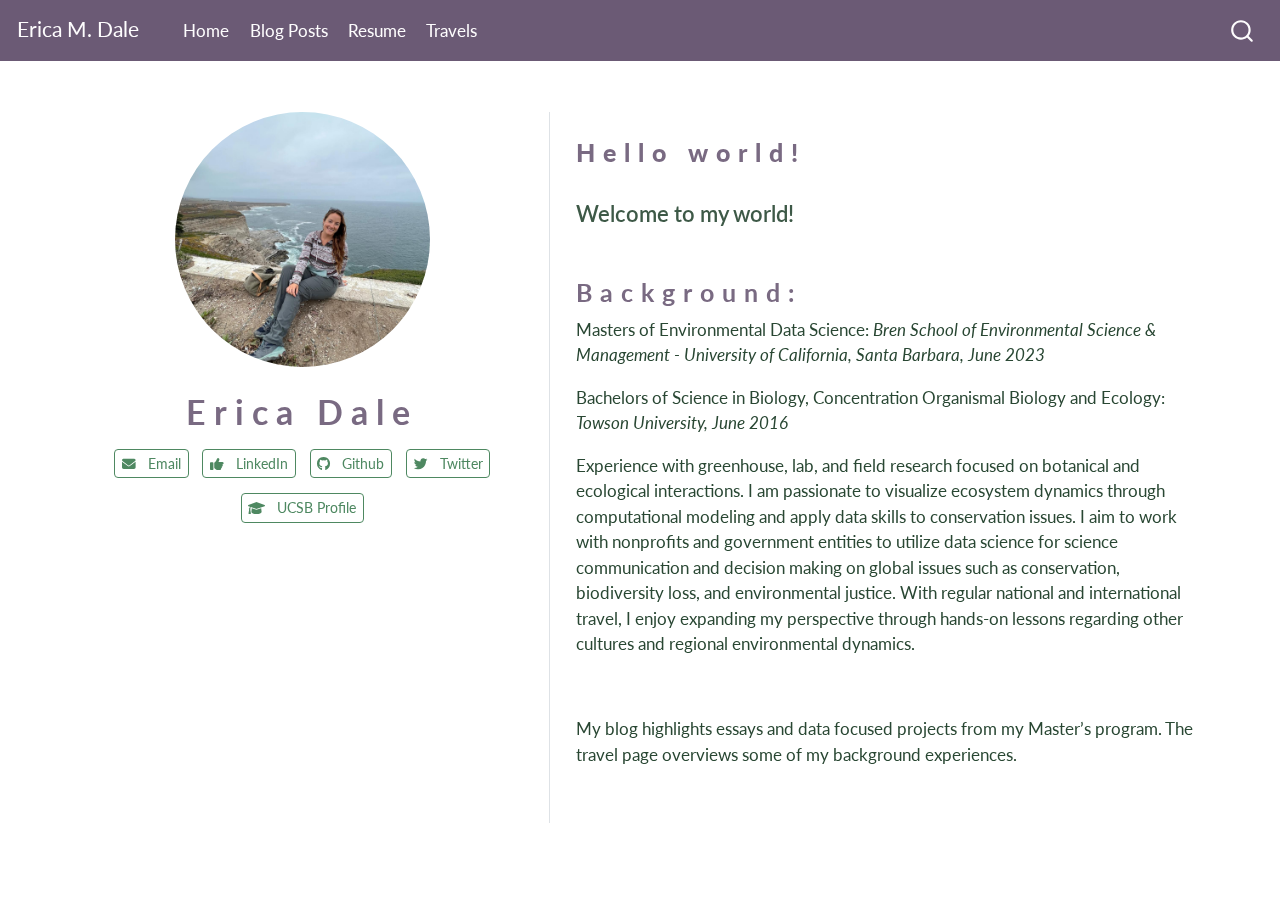
<file: docs/index.html>
<!DOCTYPE html>
<html xmlns="http://www.w3.org/1999/xhtml" lang="en" xml:lang="en"><head>

<meta charset="utf-8">
<meta name="generator" content="quarto-1.3.450">

<meta name="viewport" content="width=device-width, initial-scale=1.0, user-scalable=yes">


<title>Erica M. Dale - Erica Dale</title>
<style>
code{white-space: pre-wrap;}
span.smallcaps{font-variant: small-caps;}
div.columns{display: flex; gap: min(4vw, 1.5em);}
div.column{flex: auto; overflow-x: auto;}
div.hanging-indent{margin-left: 1.5em; text-indent: -1.5em;}
ul.task-list{list-style: none;}
ul.task-list li input[type="checkbox"] {
  width: 0.8em;
  margin: 0 0.8em 0.2em -1em; /* quarto-specific, see https://github.com/quarto-dev/quarto-cli/issues/4556 */ 
  vertical-align: middle;
}
</style>


<script src="site_libs/quarto-nav/quarto-nav.js"></script>
<script src="site_libs/quarto-nav/headroom.min.js"></script>
<script src="site_libs/clipboard/clipboard.min.js"></script>
<script src="site_libs/quarto-search/autocomplete.umd.js"></script>
<script src="site_libs/quarto-search/fuse.min.js"></script>
<script src="site_libs/quarto-search/quarto-search.js"></script>
<meta name="quarto:offset" content="./">
<script src="site_libs/quarto-html/quarto.js"></script>
<script src="site_libs/quarto-html/popper.min.js"></script>
<script src="site_libs/quarto-html/tippy.umd.min.js"></script>
<link href="site_libs/quarto-html/tippy.css" rel="stylesheet">
<link href="site_libs/quarto-html/quarto-syntax-highlighting.css" rel="stylesheet" id="quarto-text-highlighting-styles">
<script src="site_libs/bootstrap/bootstrap.min.js"></script>
<link href="site_libs/bootstrap/bootstrap-icons.css" rel="stylesheet">
<link href="site_libs/bootstrap/bootstrap.min.css" rel="stylesheet" id="quarto-bootstrap" data-mode="light">
<link href="site_libs/quarto-contrib/fontawesome6-0.1.0/all.css" rel="stylesheet">
<link href="site_libs/quarto-contrib/fontawesome6-0.1.0/latex-fontsize.css" rel="stylesheet">
<script id="quarto-search-options" type="application/json">{
  "location": "navbar",
  "copy-button": false,
  "collapse-after": 3,
  "panel-placement": "end",
  "type": "overlay",
  "limit": 20,
  "language": {
    "search-no-results-text": "No results",
    "search-matching-documents-text": "matching documents",
    "search-copy-link-title": "Copy link to search",
    "search-hide-matches-text": "Hide additional matches",
    "search-more-match-text": "more match in this document",
    "search-more-matches-text": "more matches in this document",
    "search-clear-button-title": "Clear",
    "search-detached-cancel-button-title": "Cancel",
    "search-submit-button-title": "Submit",
    "search-label": "Search"
  }
}</script>


</head>

<body class="nav-fixed">

<div id="quarto-search-results"></div>
  <header id="quarto-header" class="headroom fixed-top">
    <nav class="navbar navbar-expand-lg navbar-dark ">
      <div class="navbar-container container-fluid">
      <div class="navbar-brand-container">
    <a class="navbar-brand" href="./index.html">
    <span class="navbar-title">Erica M. Dale</span>
    </a>
  </div>
            <div id="quarto-search" class="" title="Search"></div>
          <button class="navbar-toggler" type="button" data-bs-toggle="collapse" data-bs-target="#navbarCollapse" aria-controls="navbarCollapse" aria-expanded="false" aria-label="Toggle navigation" onclick="if (window.quartoToggleHeadroom) { window.quartoToggleHeadroom(); }">
  <span class="navbar-toggler-icon"></span>
</button>
          <div class="collapse navbar-collapse" id="navbarCollapse">
            <ul class="navbar-nav navbar-nav-scroll me-auto">
  <li class="nav-item">
    <a class="nav-link active" href="./index.html" rel="" target="" aria-current="page">
 <span class="menu-text">Home</span></a>
  </li>  
  <li class="nav-item">
    <a class="nav-link" href="./posts.html" rel="" target="">
 <span class="menu-text">Blog Posts</span></a>
  </li>  
  <li class="nav-item">
    <a class="nav-link" href="./Erica-Dale-Resume.pdf" rel="" target="">
 <span class="menu-text">Resume</span></a>
  </li>  
  <li class="nav-item">
    <a class="nav-link" href="./travel.html" rel="" target="">
 <span class="menu-text">Travels</span></a>
  </li>  
</ul>
            <div class="quarto-navbar-tools ms-auto">
</div>
          </div> <!-- /navcollapse -->
      </div> <!-- /container-fluid -->
    </nav>
</header>
<!-- content -->
<div id="quarto-content" class="quarto-container page-columns page-rows-contents page-layout-full page-navbar">
<!-- sidebar -->
<!-- margin-sidebar -->
    
<!-- main -->
<div class="quarto-about-trestles column-page">
  <div class="about-entity">
    <img src="images/CACoast2023.jpg" class="about-image
  round " style="height: 15em; width: 15em;">
<header id="title-block-header" class="quarto-title-block default">
<div class="quarto-title">
<h1 class="title">Erica Dale</h1>
</div>
<div class="quarto-title-meta">
  </div>
</header>
    <div class="about-links">
  <a href="mailto:ericadale@bren.ucsb.edu" class="about-link" rel="" target="">
     <span class="about-link-text"><i class="fa-solid fa-envelope" aria-hidden="true"></i> &nbsp; Email</span>
  </a>
  <a href="https://www.linkedin.com/in/erica-dale-05851924/" class="about-link" rel="" target="">
     <span class="about-link-text"><i class="fa-solid fa-thumbs-up" aria-hidden="true"></i> &nbsp; LinkedIn</span>
  </a>
  <a href="https://github.com/ericamarie9016/" class="about-link" rel="" target="">
     <span class="about-link-text"><i class="fa-brands fa-github" aria-hidden="true"></i> &nbsp; Github</span>
  </a>
  <a href="https://twitter.com/EricaMarie9016" class="about-link" rel="" target="">
     <span class="about-link-text"><i class="fa-brands fa-twitter" aria-hidden="true"></i> &nbsp; Twitter</span>
  </a>
  <a href="https://bren.ucsb.edu/people/erica-dale" class="about-link" rel="" target="">
     <span class="about-link-text"><i class="fa-solid fa-graduation-cap" aria-hidden="true"></i> &nbsp; UCSB Profile</span>
  </a>
</div>
  </div>
  <div class="about-contents"><main class="content column-page" id="quarto-document-content">
<h3>
<strong>Hello world!</strong>
</h3>
<h2 class="custom-subtitle">
<p>Welcome to my world!</p>
</h2>
<h3>
Background:
</h3>
<p>Masters of Environmental Data Science: <i> Bren School of Environmental Science &amp; Management - University of California, Santa Barbara, June 2023</i></p>
<p>Bachelors of Science in Biology, Concentration Organismal Biology and Ecology: <i>Towson University, June 2016</i></p>
<p>Experience with greenhouse, lab, and field research focused on botanical and ecological interactions. I am passionate to visualize ecosystem dynamics through computational modeling and apply data skills to conservation issues. I aim to work with nonprofits and government entities to utilize data science for science communication and decision making on global issues such as conservation, biodiversity loss, and environmental justice. With regular national and international travel, I enjoy expanding my perspective through hands-on lessons regarding other cultures and regional environmental dynamics.</p>
<p><br></p>
<p>My blog highlights essays and data focused projects from my Master’s program. The travel page overviews some of my background experiences.</p>


</main></div>
</div>
 <!-- /main -->
<script id="quarto-html-after-body" type="application/javascript">
window.document.addEventListener("DOMContentLoaded", function (event) {
  const toggleBodyColorMode = (bsSheetEl) => {
    const mode = bsSheetEl.getAttribute("data-mode");
    const bodyEl = window.document.querySelector("body");
    if (mode === "dark") {
      bodyEl.classList.add("quarto-dark");
      bodyEl.classList.remove("quarto-light");
    } else {
      bodyEl.classList.add("quarto-light");
      bodyEl.classList.remove("quarto-dark");
    }
  }
  const toggleBodyColorPrimary = () => {
    const bsSheetEl = window.document.querySelector("link#quarto-bootstrap");
    if (bsSheetEl) {
      toggleBodyColorMode(bsSheetEl);
    }
  }
  toggleBodyColorPrimary();  
  const isCodeAnnotation = (el) => {
    for (const clz of el.classList) {
      if (clz.startsWith('code-annotation-')) {                     
        return true;
      }
    }
    return false;
  }
  const clipboard = new window.ClipboardJS('.code-copy-button', {
    text: function(trigger) {
      const codeEl = trigger.previousElementSibling.cloneNode(true);
      for (const childEl of codeEl.children) {
        if (isCodeAnnotation(childEl)) {
          childEl.remove();
        }
      }
      return codeEl.innerText;
    }
  });
  clipboard.on('success', function(e) {
    // button target
    const button = e.trigger;
    // don't keep focus
    button.blur();
    // flash "checked"
    button.classList.add('code-copy-button-checked');
    var currentTitle = button.getAttribute("title");
    button.setAttribute("title", "Copied!");
    let tooltip;
    if (window.bootstrap) {
      button.setAttribute("data-bs-toggle", "tooltip");
      button.setAttribute("data-bs-placement", "left");
      button.setAttribute("data-bs-title", "Copied!");
      tooltip = new bootstrap.Tooltip(button, 
        { trigger: "manual", 
          customClass: "code-copy-button-tooltip",
          offset: [0, -8]});
      tooltip.show();    
    }
    setTimeout(function() {
      if (tooltip) {
        tooltip.hide();
        button.removeAttribute("data-bs-title");
        button.removeAttribute("data-bs-toggle");
        button.removeAttribute("data-bs-placement");
      }
      button.setAttribute("title", currentTitle);
      button.classList.remove('code-copy-button-checked');
    }, 1000);
    // clear code selection
    e.clearSelection();
  });
  function tippyHover(el, contentFn) {
    const config = {
      allowHTML: true,
      content: contentFn,
      maxWidth: 500,
      delay: 100,
      arrow: false,
      appendTo: function(el) {
          return el.parentElement;
      },
      interactive: true,
      interactiveBorder: 10,
      theme: 'quarto',
      placement: 'bottom-start'
    };
    window.tippy(el, config); 
  }
  const noterefs = window.document.querySelectorAll('a[role="doc-noteref"]');
  for (var i=0; i<noterefs.length; i++) {
    const ref = noterefs[i];
    tippyHover(ref, function() {
      // use id or data attribute instead here
      let href = ref.getAttribute('data-footnote-href') || ref.getAttribute('href');
      try { href = new URL(href).hash; } catch {}
      const id = href.replace(/^#\/?/, "");
      const note = window.document.getElementById(id);
      return note.innerHTML;
    });
  }
      let selectedAnnoteEl;
      const selectorForAnnotation = ( cell, annotation) => {
        let cellAttr = 'data-code-cell="' + cell + '"';
        let lineAttr = 'data-code-annotation="' +  annotation + '"';
        const selector = 'span[' + cellAttr + '][' + lineAttr + ']';
        return selector;
      }
      const selectCodeLines = (annoteEl) => {
        const doc = window.document;
        const targetCell = annoteEl.getAttribute("data-target-cell");
        const targetAnnotation = annoteEl.getAttribute("data-target-annotation");
        const annoteSpan = window.document.querySelector(selectorForAnnotation(targetCell, targetAnnotation));
        const lines = annoteSpan.getAttribute("data-code-lines").split(",");
        const lineIds = lines.map((line) => {
          return targetCell + "-" + line;
        })
        let top = null;
        let height = null;
        let parent = null;
        if (lineIds.length > 0) {
            //compute the position of the single el (top and bottom and make a div)
            const el = window.document.getElementById(lineIds[0]);
            top = el.offsetTop;
            height = el.offsetHeight;
            parent = el.parentElement.parentElement;
          if (lineIds.length > 1) {
            const lastEl = window.document.getElementById(lineIds[lineIds.length - 1]);
            const bottom = lastEl.offsetTop + lastEl.offsetHeight;
            height = bottom - top;
          }
          if (top !== null && height !== null && parent !== null) {
            // cook up a div (if necessary) and position it 
            let div = window.document.getElementById("code-annotation-line-highlight");
            if (div === null) {
              div = window.document.createElement("div");
              div.setAttribute("id", "code-annotation-line-highlight");
              div.style.position = 'absolute';
              parent.appendChild(div);
            }
            div.style.top = top - 2 + "px";
            div.style.height = height + 4 + "px";
            let gutterDiv = window.document.getElementById("code-annotation-line-highlight-gutter");
            if (gutterDiv === null) {
              gutterDiv = window.document.createElement("div");
              gutterDiv.setAttribute("id", "code-annotation-line-highlight-gutter");
              gutterDiv.style.position = 'absolute';
              const codeCell = window.document.getElementById(targetCell);
              const gutter = codeCell.querySelector('.code-annotation-gutter');
              gutter.appendChild(gutterDiv);
            }
            gutterDiv.style.top = top - 2 + "px";
            gutterDiv.style.height = height + 4 + "px";
          }
          selectedAnnoteEl = annoteEl;
        }
      };
      const unselectCodeLines = () => {
        const elementsIds = ["code-annotation-line-highlight", "code-annotation-line-highlight-gutter"];
        elementsIds.forEach((elId) => {
          const div = window.document.getElementById(elId);
          if (div) {
            div.remove();
          }
        });
        selectedAnnoteEl = undefined;
      };
      // Attach click handler to the DT
      const annoteDls = window.document.querySelectorAll('dt[data-target-cell]');
      for (const annoteDlNode of annoteDls) {
        annoteDlNode.addEventListener('click', (event) => {
          const clickedEl = event.target;
          if (clickedEl !== selectedAnnoteEl) {
            unselectCodeLines();
            const activeEl = window.document.querySelector('dt[data-target-cell].code-annotation-active');
            if (activeEl) {
              activeEl.classList.remove('code-annotation-active');
            }
            selectCodeLines(clickedEl);
            clickedEl.classList.add('code-annotation-active');
          } else {
            // Unselect the line
            unselectCodeLines();
            clickedEl.classList.remove('code-annotation-active');
          }
        });
      }
  const findCites = (el) => {
    const parentEl = el.parentElement;
    if (parentEl) {
      const cites = parentEl.dataset.cites;
      if (cites) {
        return {
          el,
          cites: cites.split(' ')
        };
      } else {
        return findCites(el.parentElement)
      }
    } else {
      return undefined;
    }
  };
  var bibliorefs = window.document.querySelectorAll('a[role="doc-biblioref"]');
  for (var i=0; i<bibliorefs.length; i++) {
    const ref = bibliorefs[i];
    const citeInfo = findCites(ref);
    if (citeInfo) {
      tippyHover(citeInfo.el, function() {
        var popup = window.document.createElement('div');
        citeInfo.cites.forEach(function(cite) {
          var citeDiv = window.document.createElement('div');
          citeDiv.classList.add('hanging-indent');
          citeDiv.classList.add('csl-entry');
          var biblioDiv = window.document.getElementById('ref-' + cite);
          if (biblioDiv) {
            citeDiv.innerHTML = biblioDiv.innerHTML;
          }
          popup.appendChild(citeDiv);
        });
        return popup.innerHTML;
      });
    }
  }
});
</script>
</div> <!-- /content -->



</body></html>
</file>
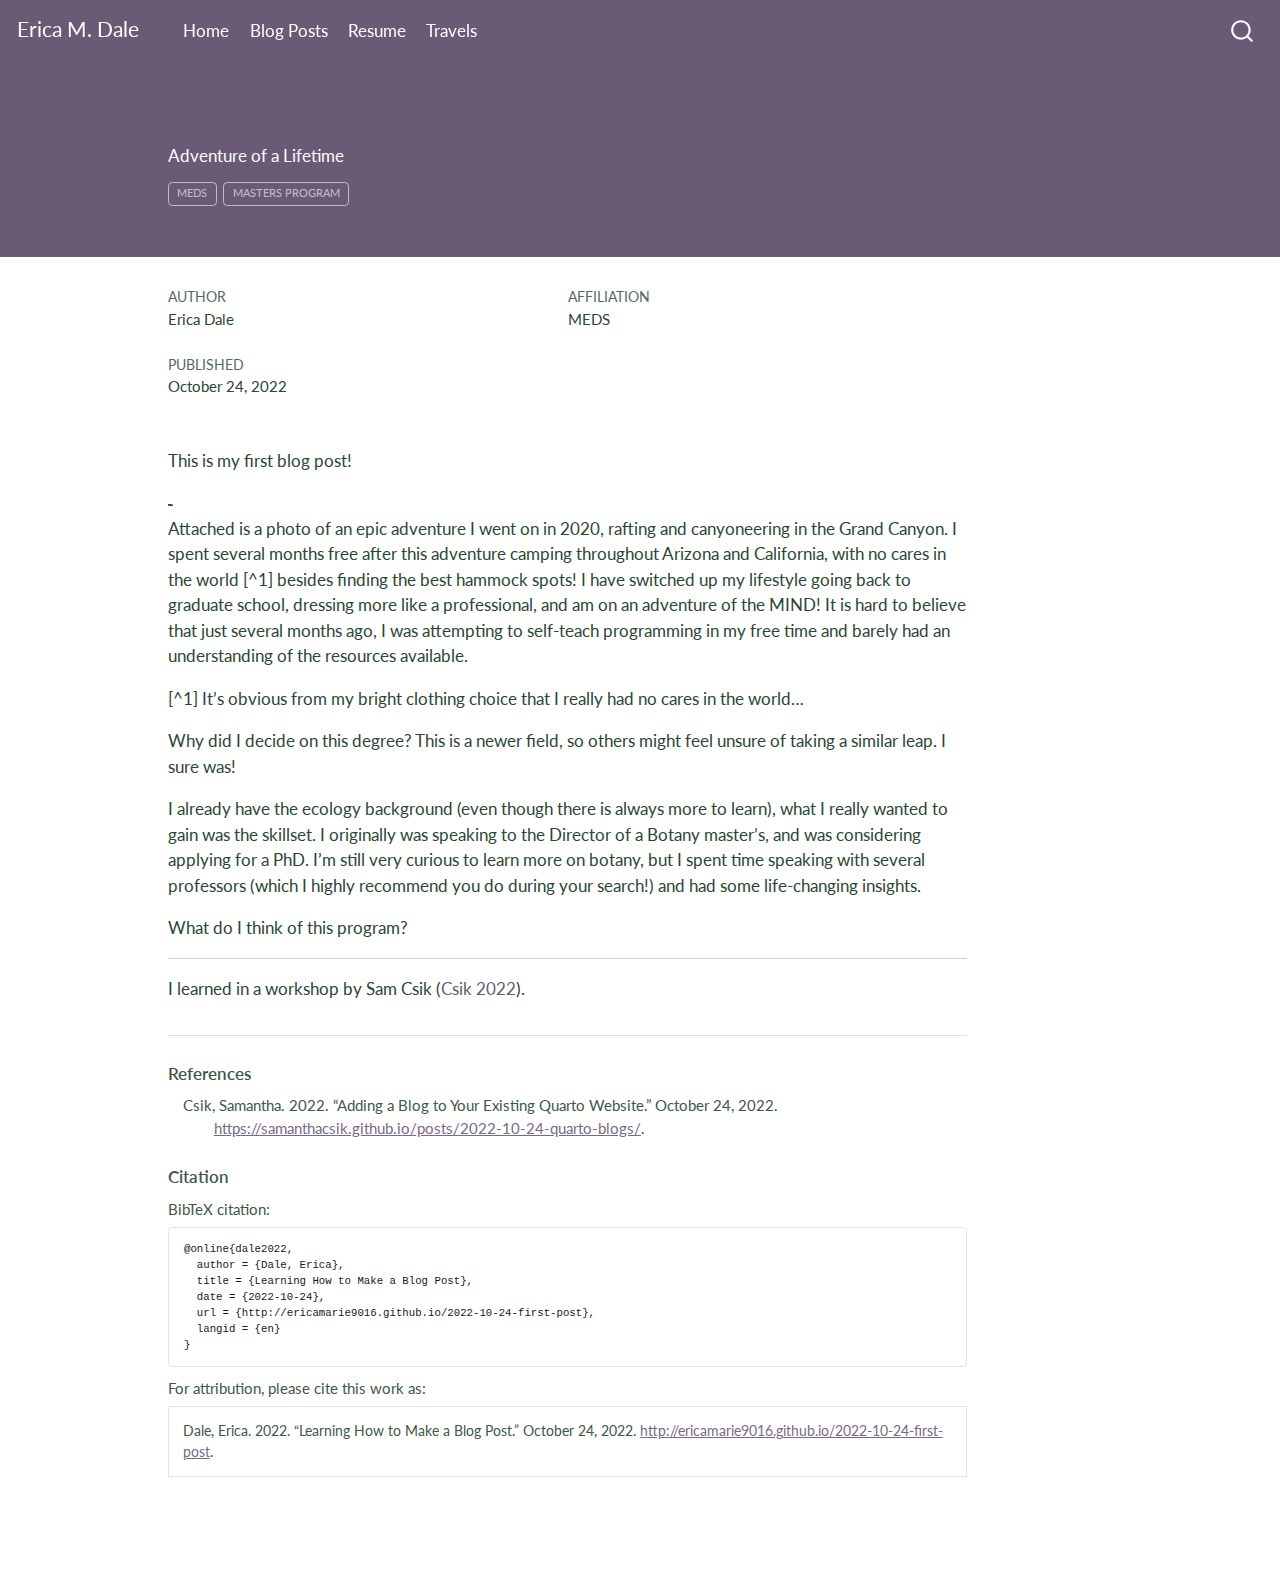
<file: docs/posts/2022-10-24-first-post/index.html>
<!DOCTYPE html>
<html xmlns="http://www.w3.org/1999/xhtml" lang="en" xml:lang="en"><head>

<meta charset="utf-8">
<meta name="generator" content="quarto-1.3.450">

<meta name="viewport" content="width=device-width, initial-scale=1.0, user-scalable=yes">

<meta name="author" content="Erica Dale">
<meta name="dcterms.date" content="2022-10-24">
<meta name="description" content="Adventure of a Lifetime">

<title>Erica M. Dale - Learning how to make a blog post</title>
<style>
code{white-space: pre-wrap;}
span.smallcaps{font-variant: small-caps;}
div.columns{display: flex; gap: min(4vw, 1.5em);}
div.column{flex: auto; overflow-x: auto;}
div.hanging-indent{margin-left: 1.5em; text-indent: -1.5em;}
ul.task-list{list-style: none;}
ul.task-list li input[type="checkbox"] {
  width: 0.8em;
  margin: 0 0.8em 0.2em -1em; /* quarto-specific, see https://github.com/quarto-dev/quarto-cli/issues/4556 */ 
  vertical-align: middle;
}
/* CSS for citations */
div.csl-bib-body { }
div.csl-entry {
  clear: both;
}
.hanging-indent div.csl-entry {
  margin-left:2em;
  text-indent:-2em;
}
div.csl-left-margin {
  min-width:2em;
  float:left;
}
div.csl-right-inline {
  margin-left:2em;
  padding-left:1em;
}
div.csl-indent {
  margin-left: 2em;
}</style>


<script src="../../site_libs/quarto-nav/quarto-nav.js"></script>
<script src="../../site_libs/quarto-nav/headroom.min.js"></script>
<script src="../../site_libs/clipboard/clipboard.min.js"></script>
<script src="../../site_libs/quarto-search/autocomplete.umd.js"></script>
<script src="../../site_libs/quarto-search/fuse.min.js"></script>
<script src="../../site_libs/quarto-search/quarto-search.js"></script>
<meta name="quarto:offset" content="../../">
<script src="../../site_libs/quarto-html/quarto.js"></script>
<script src="../../site_libs/quarto-html/popper.min.js"></script>
<script src="../../site_libs/quarto-html/tippy.umd.min.js"></script>
<script src="../../site_libs/quarto-html/anchor.min.js"></script>
<link href="../../site_libs/quarto-html/tippy.css" rel="stylesheet">
<link href="../../site_libs/quarto-html/quarto-syntax-highlighting.css" rel="stylesheet" id="quarto-text-highlighting-styles">
<script src="../../site_libs/bootstrap/bootstrap.min.js"></script>
<link href="../../site_libs/bootstrap/bootstrap-icons.css" rel="stylesheet">
<link href="../../site_libs/bootstrap/bootstrap.min.css" rel="stylesheet" id="quarto-bootstrap" data-mode="light">
<script id="quarto-search-options" type="application/json">{
  "location": "navbar",
  "copy-button": false,
  "collapse-after": 3,
  "panel-placement": "end",
  "type": "overlay",
  "limit": 20,
  "language": {
    "search-no-results-text": "No results",
    "search-matching-documents-text": "matching documents",
    "search-copy-link-title": "Copy link to search",
    "search-hide-matches-text": "Hide additional matches",
    "search-more-match-text": "more match in this document",
    "search-more-matches-text": "more matches in this document",
    "search-clear-button-title": "Clear",
    "search-detached-cancel-button-title": "Cancel",
    "search-submit-button-title": "Submit",
    "search-label": "Search"
  }
}</script>


</head>

<body class="nav-fixed">

<div id="quarto-search-results"></div>
  <header id="quarto-header" class="headroom fixed-top">
    <nav class="navbar navbar-expand-lg navbar-dark ">
      <div class="navbar-container container-fluid">
      <div class="navbar-brand-container">
    <a class="navbar-brand" href="../../index.html">
    <span class="navbar-title">Erica M. Dale</span>
    </a>
  </div>
            <div id="quarto-search" class="" title="Search"></div>
          <button class="navbar-toggler" type="button" data-bs-toggle="collapse" data-bs-target="#navbarCollapse" aria-controls="navbarCollapse" aria-expanded="false" aria-label="Toggle navigation" onclick="if (window.quartoToggleHeadroom) { window.quartoToggleHeadroom(); }">
  <span class="navbar-toggler-icon"></span>
</button>
          <div class="collapse navbar-collapse" id="navbarCollapse">
            <ul class="navbar-nav navbar-nav-scroll me-auto">
  <li class="nav-item">
    <a class="nav-link" href="../../index.html" rel="" target="">
 <span class="menu-text">Home</span></a>
  </li>  
  <li class="nav-item">
    <a class="nav-link" href="../../posts.html" rel="" target="">
 <span class="menu-text">Blog Posts</span></a>
  </li>  
  <li class="nav-item">
    <a class="nav-link" href="../../Erica-Dale-Resume.pdf" rel="" target="">
 <span class="menu-text">Resume</span></a>
  </li>  
  <li class="nav-item">
    <a class="nav-link" href="../../travel.html" rel="" target="">
 <span class="menu-text">Travels</span></a>
  </li>  
</ul>
            <div class="quarto-navbar-tools ms-auto">
</div>
          </div> <!-- /navcollapse -->
      </div> <!-- /container-fluid -->
    </nav>
</header>
<!-- content -->
<header id="title-block-header" class="quarto-title-block default page-columns page-full">
  <div class="quarto-title-banner page-columns page-full">
    <div class="quarto-title column-body">
      <h1 class="title">Learning how to make a blog post</h1>
                  <div>
        <div class="description">
          Adventure of a Lifetime
        </div>
      </div>
                          <div class="quarto-categories">
                <div class="quarto-category">MEDS</div>
                <div class="quarto-category">Masters Program</div>
              </div>
                  </div>
  </div>
    
  <div class="quarto-title-meta-author">
    <div class="quarto-title-meta-heading">Author</div>
    <div class="quarto-title-meta-heading">Affiliation</div>
    
      <div class="quarto-title-meta-contents">
      <p class="author"><a href="http://ericamarie9016.githubt.io">Erica Dale</a> </p>
    </div>
      <div class="quarto-title-meta-contents">
          <p class="affiliation">
              <a href="http://ucsb-meds.github.io">
              MEDS
              </a>
            </p>
        </div>
      </div>

  <div class="quarto-title-meta">

        
      <div>
      <div class="quarto-title-meta-heading">Published</div>
      <div class="quarto-title-meta-contents">
        <p class="date">October 24, 2022</p>
      </div>
    </div>
    
      
    </div>
    
  
  </header><div id="quarto-content" class="quarto-container page-columns page-rows-contents page-layout-article page-navbar">
<!-- sidebar -->
<!-- margin-sidebar -->
    <div id="quarto-margin-sidebar" class="sidebar margin-sidebar">
        
    </div>
<!-- main -->
<main class="content quarto-banner-title-block" id="quarto-document-content">




<p>This is my first blog post!</p>
<img src="rapel_gc.jpg" width="5 00">
<p>Attached is a photo of an epic adventure I went on in 2020, rafting and canyoneering in the Grand Canyon. I spent several months free after this adventure camping throughout Arizona and California, with no cares in the world [^1] besides finding the best hammock spots! I have switched up my lifestyle going back to graduate school, dressing more like a professional, and am on an adventure of the MIND! It is hard to believe that just several months ago, I was attempting to self-teach programming in my free time and barely had an understanding of the resources available.</p>
<p>[^1] It’s obvious from my bright clothing choice that I really had no cares in the world…</p>
<p>Why did I decide on this degree? This is a newer field, so others might feel unsure of taking a similar leap. I sure was!</p>
<p>I already have the ecology background (even though there is always more to learn), what I really wanted to gain was the skillset. I originally was speaking to the Director of a Botany master’s, and was considering applying for a PhD. I’m still very curious to learn more on botany, but I spent time speaking with several professors (which I highly recommend you do during your search!) and had some life-changing insights.</p>
<p>What do I think of this program?</p>
<hr>
<p>I learned in a workshop by Sam Csik <span class="citation" data-cites="csik2022">(<a href="#ref-csik2022" role="doc-biblioref">Csik 2022</a>)</span>.</p>




<div id="quarto-appendix" class="default"><section class="quarto-appendix-contents" role="doc-bibliography"><h2 class="anchored quarto-appendix-heading">References</h2><div id="refs" class="references csl-bib-body hanging-indent" role="list">
<div id="ref-csik2022" class="csl-entry" role="listitem">
Csik, Samantha. 2022. <span>“Adding a Blog to Your Existing <span>Quarto</span> Website.”</span> October 24, 2022. <a href="https://samanthacsik.github.io/posts/2022-10-24-quarto-blogs/">https://samanthacsik.github.io/posts/2022-10-24-quarto-blogs/</a>.
</div>
</div></section><section class="quarto-appendix-contents"><h2 class="anchored quarto-appendix-heading">Citation</h2><div><div class="quarto-appendix-secondary-label">BibTeX citation:</div><pre class="sourceCode code-with-copy quarto-appendix-bibtex"><code class="sourceCode bibtex">@online{dale2022,
  author = {Dale, Erica},
  title = {Learning How to Make a Blog Post},
  date = {2022-10-24},
  url = {http://ericamarie9016.github.io/2022-10-24-first-post},
  langid = {en}
}
</code><button title="Copy to Clipboard" class="code-copy-button"><i class="bi"></i></button></pre><div class="quarto-appendix-secondary-label">For attribution, please cite this work as:</div><div id="ref-dale2022" class="csl-entry quarto-appendix-citeas" role="listitem">
Dale, Erica. 2022. <span>“Learning How to Make a Blog Post.”</span>
October 24, 2022. <a href="http://ericamarie9016.github.io/2022-10-24-first-post">http://ericamarie9016.github.io/2022-10-24-first-post</a>.
</div></div></section></div></main> <!-- /main -->
<script id="quarto-html-after-body" type="application/javascript">
window.document.addEventListener("DOMContentLoaded", function (event) {
  const toggleBodyColorMode = (bsSheetEl) => {
    const mode = bsSheetEl.getAttribute("data-mode");
    const bodyEl = window.document.querySelector("body");
    if (mode === "dark") {
      bodyEl.classList.add("quarto-dark");
      bodyEl.classList.remove("quarto-light");
    } else {
      bodyEl.classList.add("quarto-light");
      bodyEl.classList.remove("quarto-dark");
    }
  }
  const toggleBodyColorPrimary = () => {
    const bsSheetEl = window.document.querySelector("link#quarto-bootstrap");
    if (bsSheetEl) {
      toggleBodyColorMode(bsSheetEl);
    }
  }
  toggleBodyColorPrimary();  
  const icon = "";
  const anchorJS = new window.AnchorJS();
  anchorJS.options = {
    placement: 'right',
    icon: icon
  };
  anchorJS.add('.anchored');
  const isCodeAnnotation = (el) => {
    for (const clz of el.classList) {
      if (clz.startsWith('code-annotation-')) {                     
        return true;
      }
    }
    return false;
  }
  const clipboard = new window.ClipboardJS('.code-copy-button', {
    text: function(trigger) {
      const codeEl = trigger.previousElementSibling.cloneNode(true);
      for (const childEl of codeEl.children) {
        if (isCodeAnnotation(childEl)) {
          childEl.remove();
        }
      }
      return codeEl.innerText;
    }
  });
  clipboard.on('success', function(e) {
    // button target
    const button = e.trigger;
    // don't keep focus
    button.blur();
    // flash "checked"
    button.classList.add('code-copy-button-checked');
    var currentTitle = button.getAttribute("title");
    button.setAttribute("title", "Copied!");
    let tooltip;
    if (window.bootstrap) {
      button.setAttribute("data-bs-toggle", "tooltip");
      button.setAttribute("data-bs-placement", "left");
      button.setAttribute("data-bs-title", "Copied!");
      tooltip = new bootstrap.Tooltip(button, 
        { trigger: "manual", 
          customClass: "code-copy-button-tooltip",
          offset: [0, -8]});
      tooltip.show();    
    }
    setTimeout(function() {
      if (tooltip) {
        tooltip.hide();
        button.removeAttribute("data-bs-title");
        button.removeAttribute("data-bs-toggle");
        button.removeAttribute("data-bs-placement");
      }
      button.setAttribute("title", currentTitle);
      button.classList.remove('code-copy-button-checked');
    }, 1000);
    // clear code selection
    e.clearSelection();
  });
  function tippyHover(el, contentFn) {
    const config = {
      allowHTML: true,
      content: contentFn,
      maxWidth: 500,
      delay: 100,
      arrow: false,
      appendTo: function(el) {
          return el.parentElement;
      },
      interactive: true,
      interactiveBorder: 10,
      theme: 'quarto',
      placement: 'bottom-start'
    };
    window.tippy(el, config); 
  }
  const noterefs = window.document.querySelectorAll('a[role="doc-noteref"]');
  for (var i=0; i<noterefs.length; i++) {
    const ref = noterefs[i];
    tippyHover(ref, function() {
      // use id or data attribute instead here
      let href = ref.getAttribute('data-footnote-href') || ref.getAttribute('href');
      try { href = new URL(href).hash; } catch {}
      const id = href.replace(/^#\/?/, "");
      const note = window.document.getElementById(id);
      return note.innerHTML;
    });
  }
      let selectedAnnoteEl;
      const selectorForAnnotation = ( cell, annotation) => {
        let cellAttr = 'data-code-cell="' + cell + '"';
        let lineAttr = 'data-code-annotation="' +  annotation + '"';
        const selector = 'span[' + cellAttr + '][' + lineAttr + ']';
        return selector;
      }
      const selectCodeLines = (annoteEl) => {
        const doc = window.document;
        const targetCell = annoteEl.getAttribute("data-target-cell");
        const targetAnnotation = annoteEl.getAttribute("data-target-annotation");
        const annoteSpan = window.document.querySelector(selectorForAnnotation(targetCell, targetAnnotation));
        const lines = annoteSpan.getAttribute("data-code-lines").split(",");
        const lineIds = lines.map((line) => {
          return targetCell + "-" + line;
        })
        let top = null;
        let height = null;
        let parent = null;
        if (lineIds.length > 0) {
            //compute the position of the single el (top and bottom and make a div)
            const el = window.document.getElementById(lineIds[0]);
            top = el.offsetTop;
            height = el.offsetHeight;
            parent = el.parentElement.parentElement;
          if (lineIds.length > 1) {
            const lastEl = window.document.getElementById(lineIds[lineIds.length - 1]);
            const bottom = lastEl.offsetTop + lastEl.offsetHeight;
            height = bottom - top;
          }
          if (top !== null && height !== null && parent !== null) {
            // cook up a div (if necessary) and position it 
            let div = window.document.getElementById("code-annotation-line-highlight");
            if (div === null) {
              div = window.document.createElement("div");
              div.setAttribute("id", "code-annotation-line-highlight");
              div.style.position = 'absolute';
              parent.appendChild(div);
            }
            div.style.top = top - 2 + "px";
            div.style.height = height + 4 + "px";
            let gutterDiv = window.document.getElementById("code-annotation-line-highlight-gutter");
            if (gutterDiv === null) {
              gutterDiv = window.document.createElement("div");
              gutterDiv.setAttribute("id", "code-annotation-line-highlight-gutter");
              gutterDiv.style.position = 'absolute';
              const codeCell = window.document.getElementById(targetCell);
              const gutter = codeCell.querySelector('.code-annotation-gutter');
              gutter.appendChild(gutterDiv);
            }
            gutterDiv.style.top = top - 2 + "px";
            gutterDiv.style.height = height + 4 + "px";
          }
          selectedAnnoteEl = annoteEl;
        }
      };
      const unselectCodeLines = () => {
        const elementsIds = ["code-annotation-line-highlight", "code-annotation-line-highlight-gutter"];
        elementsIds.forEach((elId) => {
          const div = window.document.getElementById(elId);
          if (div) {
            div.remove();
          }
        });
        selectedAnnoteEl = undefined;
      };
      // Attach click handler to the DT
      const annoteDls = window.document.querySelectorAll('dt[data-target-cell]');
      for (const annoteDlNode of annoteDls) {
        annoteDlNode.addEventListener('click', (event) => {
          const clickedEl = event.target;
          if (clickedEl !== selectedAnnoteEl) {
            unselectCodeLines();
            const activeEl = window.document.querySelector('dt[data-target-cell].code-annotation-active');
            if (activeEl) {
              activeEl.classList.remove('code-annotation-active');
            }
            selectCodeLines(clickedEl);
            clickedEl.classList.add('code-annotation-active');
          } else {
            // Unselect the line
            unselectCodeLines();
            clickedEl.classList.remove('code-annotation-active');
          }
        });
      }
  const findCites = (el) => {
    const parentEl = el.parentElement;
    if (parentEl) {
      const cites = parentEl.dataset.cites;
      if (cites) {
        return {
          el,
          cites: cites.split(' ')
        };
      } else {
        return findCites(el.parentElement)
      }
    } else {
      return undefined;
    }
  };
  var bibliorefs = window.document.querySelectorAll('a[role="doc-biblioref"]');
  for (var i=0; i<bibliorefs.length; i++) {
    const ref = bibliorefs[i];
    const citeInfo = findCites(ref);
    if (citeInfo) {
      tippyHover(citeInfo.el, function() {
        var popup = window.document.createElement('div');
        citeInfo.cites.forEach(function(cite) {
          var citeDiv = window.document.createElement('div');
          citeDiv.classList.add('hanging-indent');
          citeDiv.classList.add('csl-entry');
          var biblioDiv = window.document.getElementById('ref-' + cite);
          if (biblioDiv) {
            citeDiv.innerHTML = biblioDiv.innerHTML;
          }
          popup.appendChild(citeDiv);
        });
        return popup.innerHTML;
      });
    }
  }
});
</script>
</div> <!-- /content -->



</body></html>
</file>
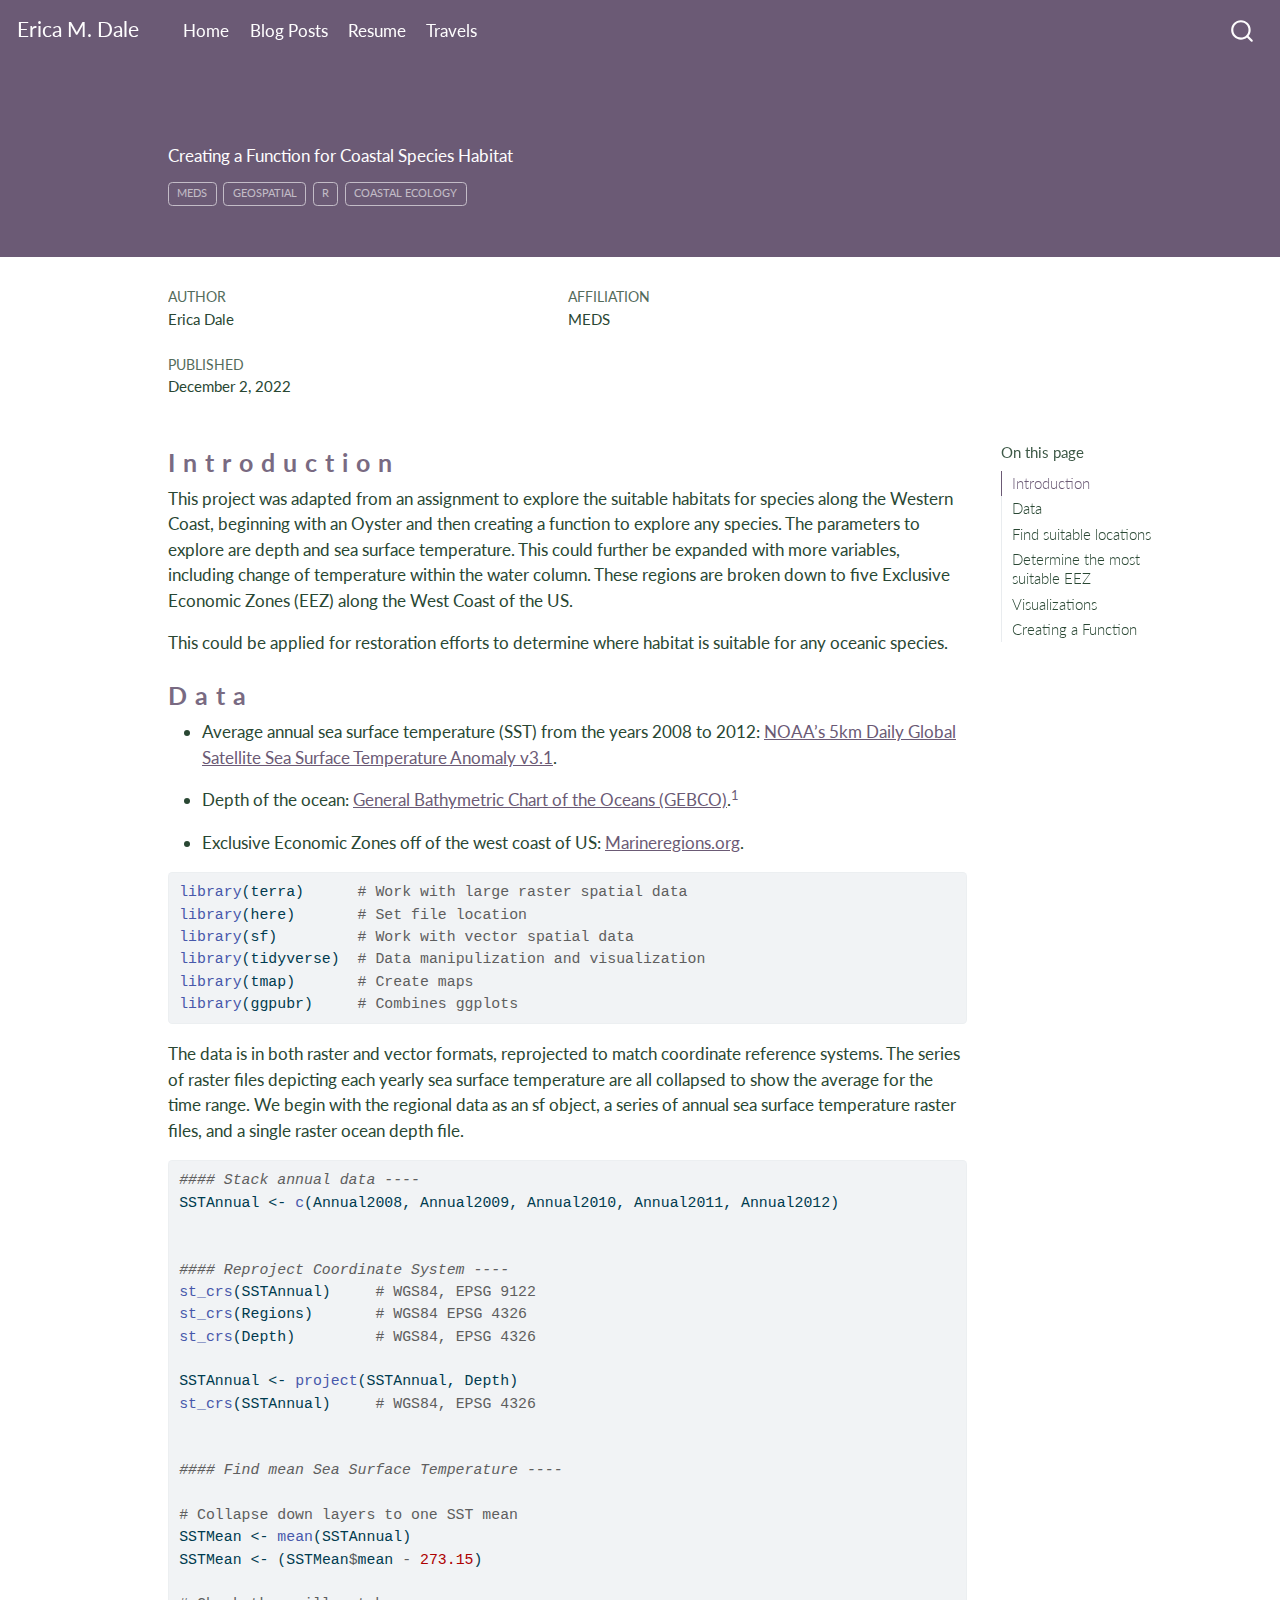
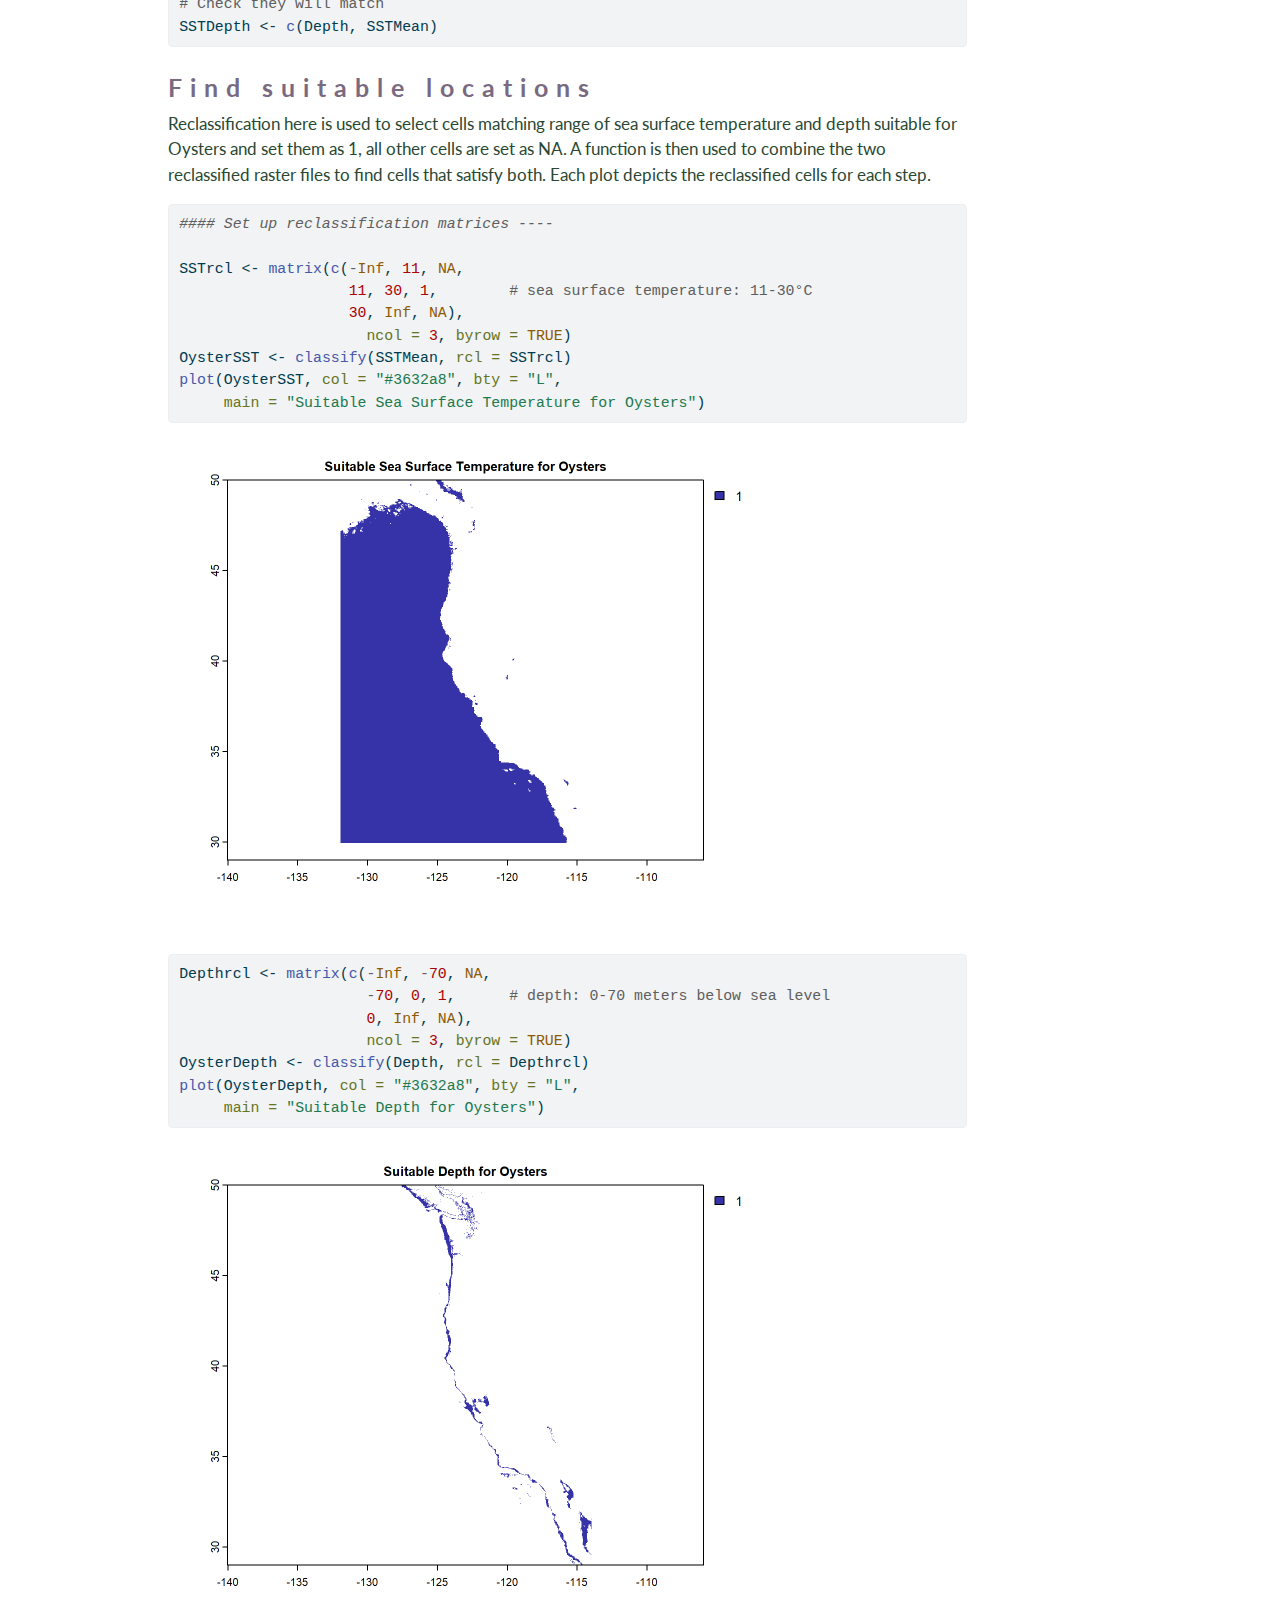
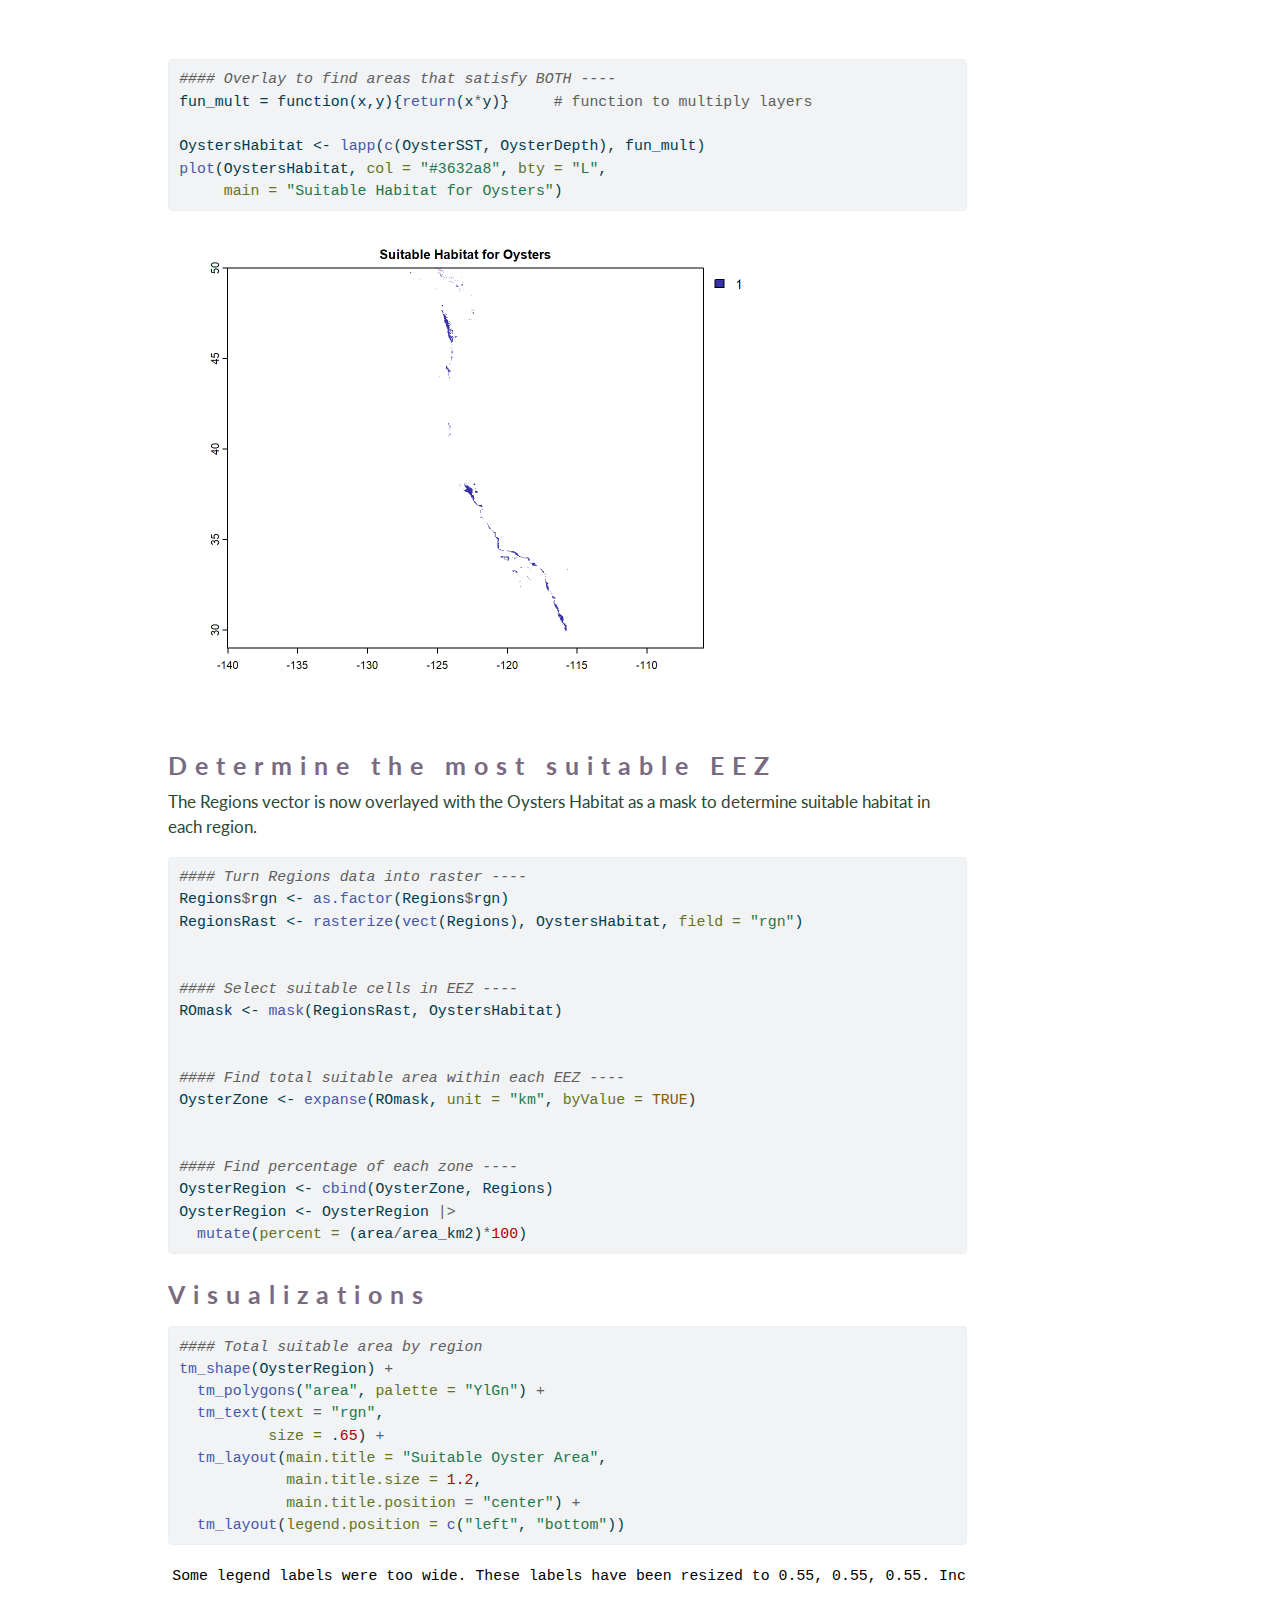
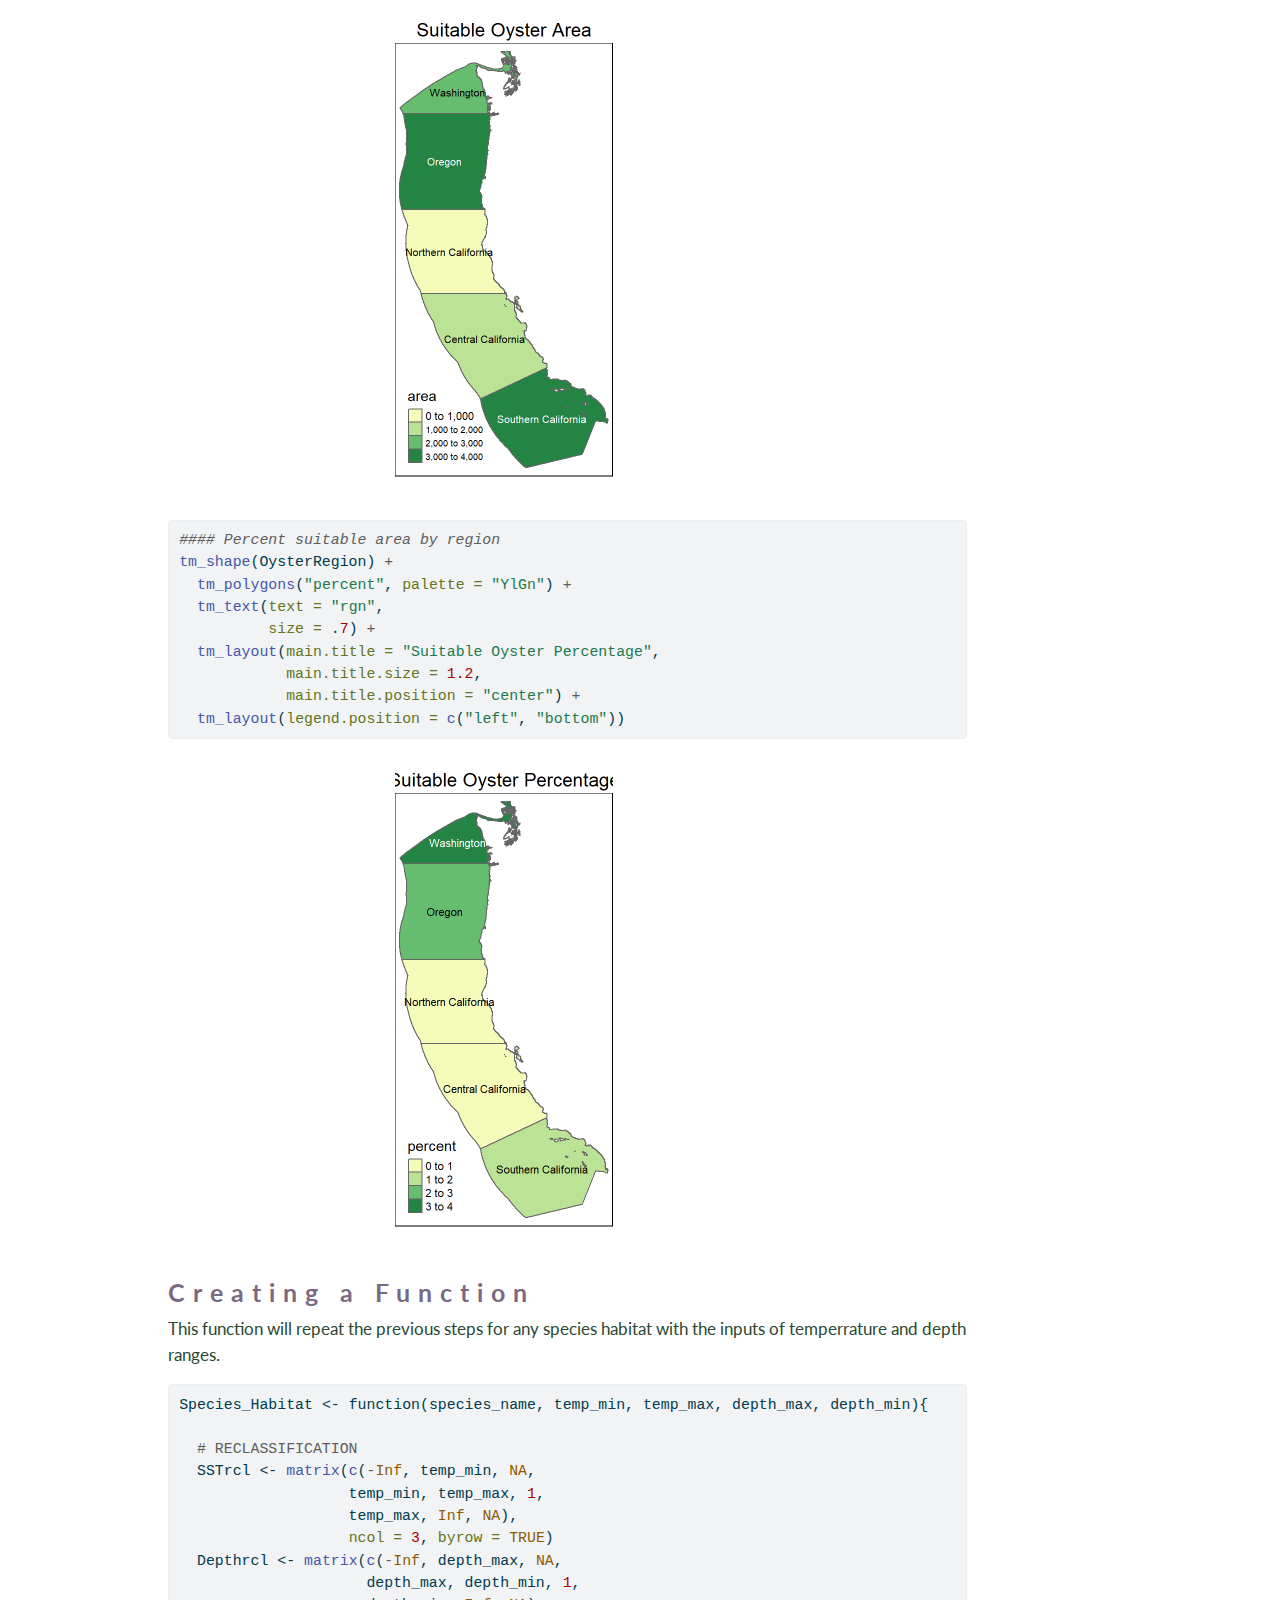
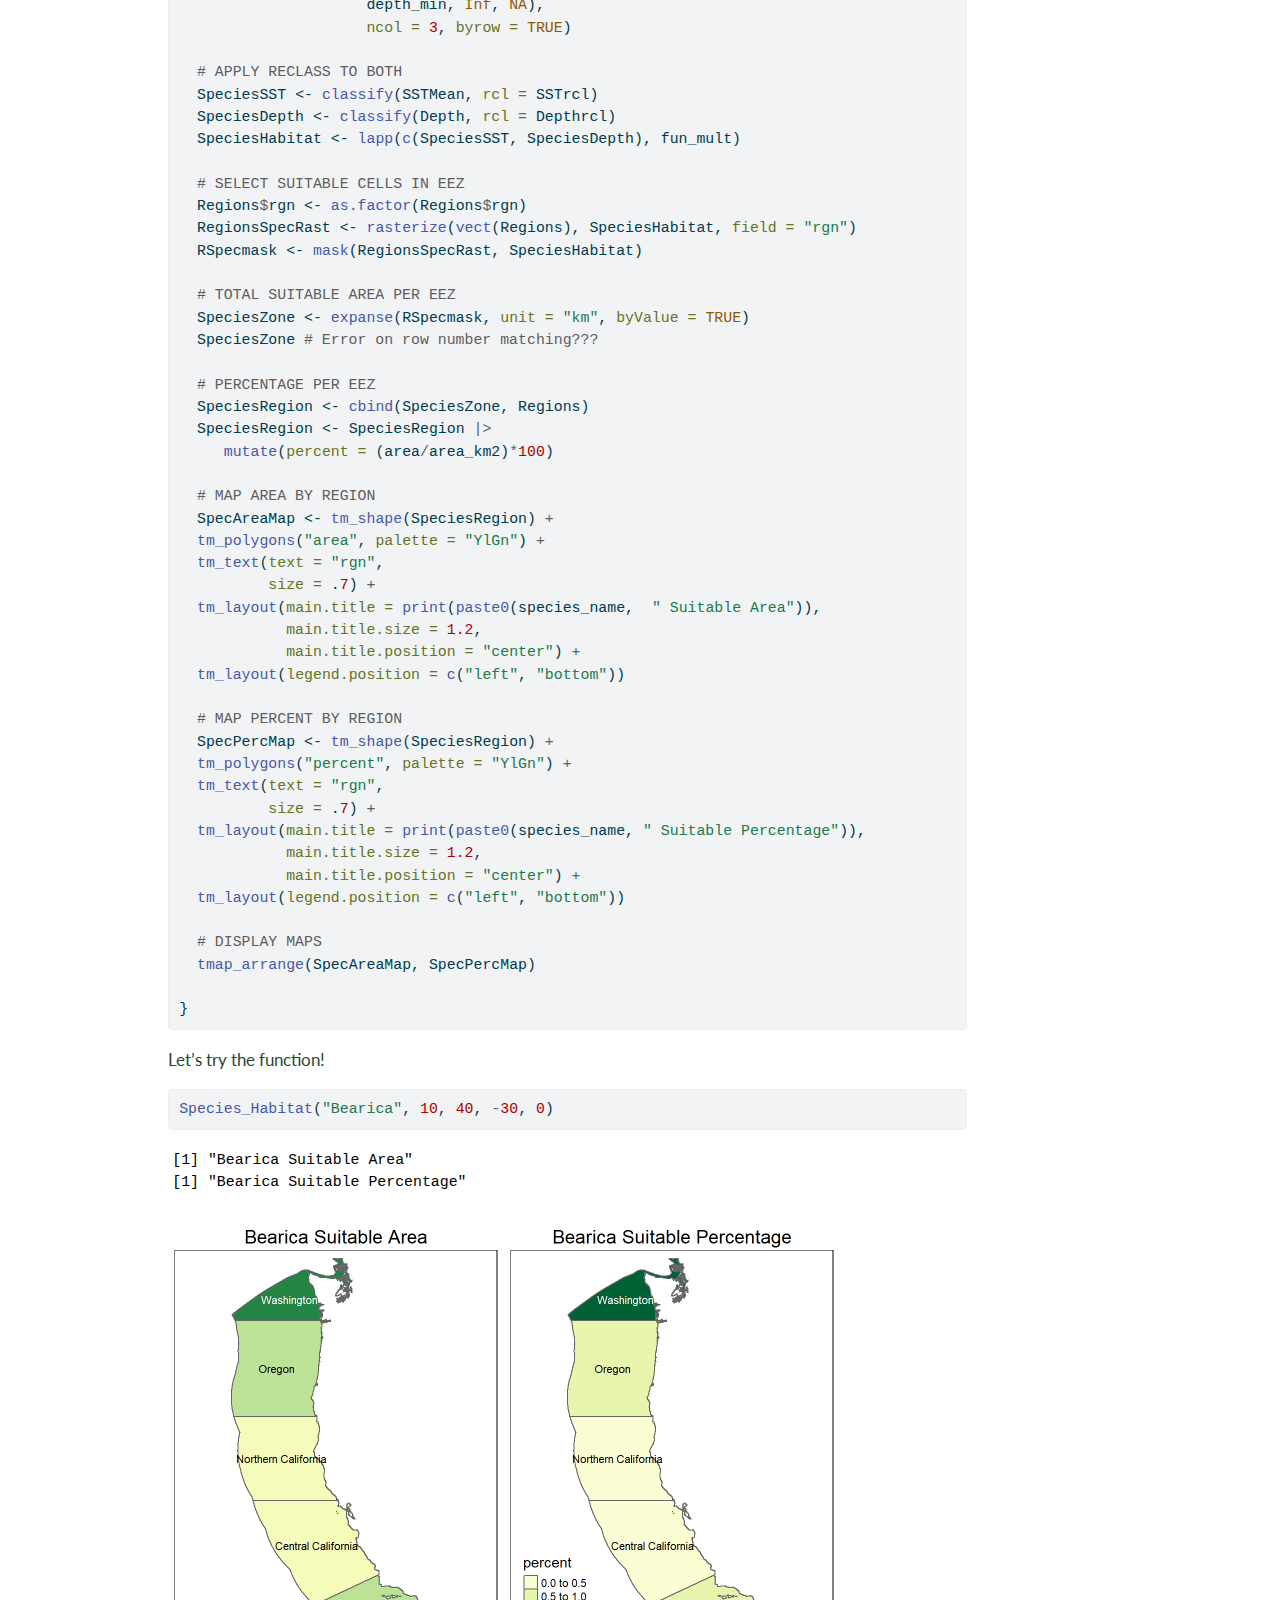
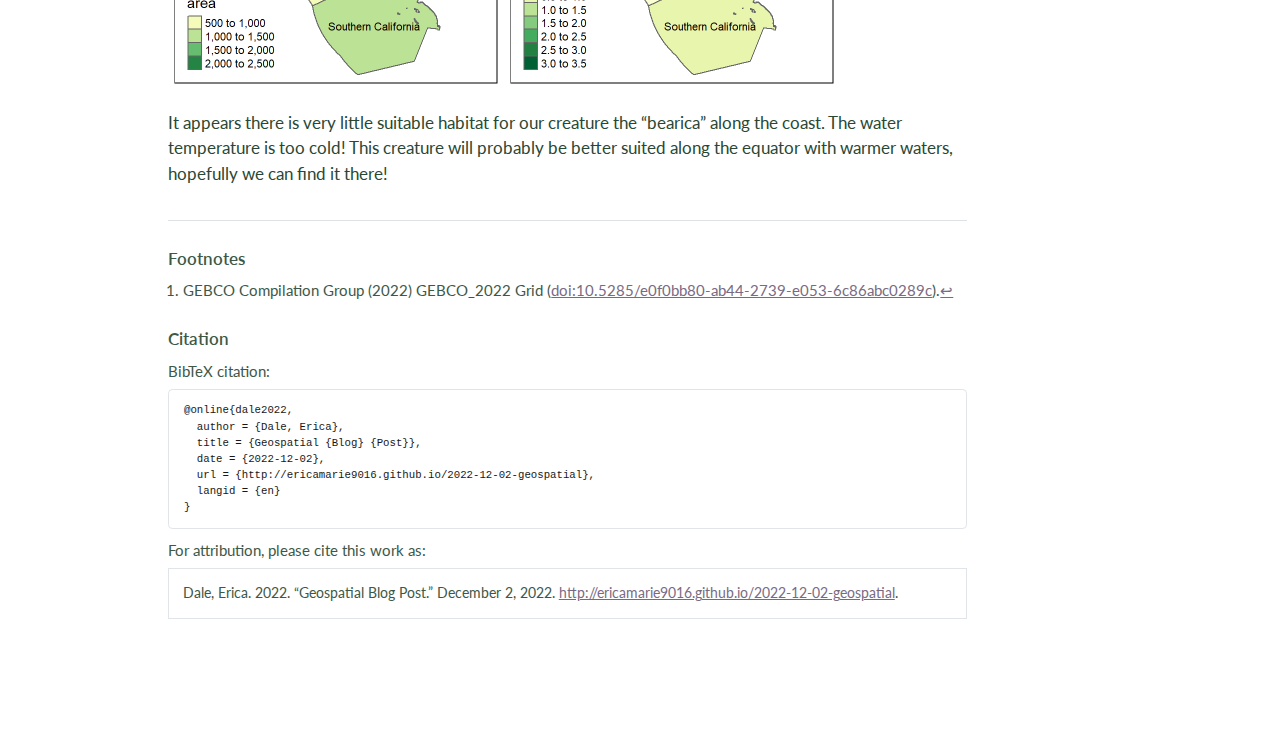
<file: docs/posts/2022-12-02-geospatial/index.html>
<!DOCTYPE html>
<html xmlns="http://www.w3.org/1999/xhtml" lang="en" xml:lang="en"><head>

<meta charset="utf-8">
<meta name="generator" content="quarto-1.3.450">

<meta name="viewport" content="width=device-width, initial-scale=1.0, user-scalable=yes">

<meta name="author" content="Erica Dale">
<meta name="dcterms.date" content="2022-12-02">
<meta name="description" content="Creating a Function for Coastal Species Habitat">

<title>Erica M. Dale - Geospatial Blog Post</title>
<style>
code{white-space: pre-wrap;}
span.smallcaps{font-variant: small-caps;}
div.columns{display: flex; gap: min(4vw, 1.5em);}
div.column{flex: auto; overflow-x: auto;}
div.hanging-indent{margin-left: 1.5em; text-indent: -1.5em;}
ul.task-list{list-style: none;}
ul.task-list li input[type="checkbox"] {
  width: 0.8em;
  margin: 0 0.8em 0.2em -1em; /* quarto-specific, see https://github.com/quarto-dev/quarto-cli/issues/4556 */ 
  vertical-align: middle;
}
/* CSS for syntax highlighting */
pre > code.sourceCode { white-space: pre; position: relative; }
pre > code.sourceCode > span { display: inline-block; line-height: 1.25; }
pre > code.sourceCode > span:empty { height: 1.2em; }
.sourceCode { overflow: visible; }
code.sourceCode > span { color: inherit; text-decoration: inherit; }
div.sourceCode { margin: 1em 0; }
pre.sourceCode { margin: 0; }
@media screen {
div.sourceCode { overflow: auto; }
}
@media print {
pre > code.sourceCode { white-space: pre-wrap; }
pre > code.sourceCode > span { text-indent: -5em; padding-left: 5em; }
}
pre.numberSource code
  { counter-reset: source-line 0; }
pre.numberSource code > span
  { position: relative; left: -4em; counter-increment: source-line; }
pre.numberSource code > span > a:first-child::before
  { content: counter(source-line);
    position: relative; left: -1em; text-align: right; vertical-align: baseline;
    border: none; display: inline-block;
    -webkit-touch-callout: none; -webkit-user-select: none;
    -khtml-user-select: none; -moz-user-select: none;
    -ms-user-select: none; user-select: none;
    padding: 0 4px; width: 4em;
  }
pre.numberSource { margin-left: 3em;  padding-left: 4px; }
div.sourceCode
  {   }
@media screen {
pre > code.sourceCode > span > a:first-child::before { text-decoration: underline; }
}
</style>


<script src="../../site_libs/quarto-nav/quarto-nav.js"></script>
<script src="../../site_libs/quarto-nav/headroom.min.js"></script>
<script src="../../site_libs/clipboard/clipboard.min.js"></script>
<script src="../../site_libs/quarto-search/autocomplete.umd.js"></script>
<script src="../../site_libs/quarto-search/fuse.min.js"></script>
<script src="../../site_libs/quarto-search/quarto-search.js"></script>
<meta name="quarto:offset" content="../../">
<script src="../../site_libs/quarto-html/quarto.js"></script>
<script src="../../site_libs/quarto-html/popper.min.js"></script>
<script src="../../site_libs/quarto-html/tippy.umd.min.js"></script>
<script src="../../site_libs/quarto-html/anchor.min.js"></script>
<link href="../../site_libs/quarto-html/tippy.css" rel="stylesheet">
<link href="../../site_libs/quarto-html/quarto-syntax-highlighting.css" rel="stylesheet" id="quarto-text-highlighting-styles">
<script src="../../site_libs/bootstrap/bootstrap.min.js"></script>
<link href="../../site_libs/bootstrap/bootstrap-icons.css" rel="stylesheet">
<link href="../../site_libs/bootstrap/bootstrap.min.css" rel="stylesheet" id="quarto-bootstrap" data-mode="light">
<script id="quarto-search-options" type="application/json">{
  "location": "navbar",
  "copy-button": false,
  "collapse-after": 3,
  "panel-placement": "end",
  "type": "overlay",
  "limit": 20,
  "language": {
    "search-no-results-text": "No results",
    "search-matching-documents-text": "matching documents",
    "search-copy-link-title": "Copy link to search",
    "search-hide-matches-text": "Hide additional matches",
    "search-more-match-text": "more match in this document",
    "search-more-matches-text": "more matches in this document",
    "search-clear-button-title": "Clear",
    "search-detached-cancel-button-title": "Cancel",
    "search-submit-button-title": "Submit",
    "search-label": "Search"
  }
}</script>


</head>

<body class="nav-fixed">

<div id="quarto-search-results"></div>
  <header id="quarto-header" class="headroom fixed-top">
    <nav class="navbar navbar-expand-lg navbar-dark ">
      <div class="navbar-container container-fluid">
      <div class="navbar-brand-container">
    <a class="navbar-brand" href="../../index.html">
    <span class="navbar-title">Erica M. Dale</span>
    </a>
  </div>
            <div id="quarto-search" class="" title="Search"></div>
          <button class="navbar-toggler" type="button" data-bs-toggle="collapse" data-bs-target="#navbarCollapse" aria-controls="navbarCollapse" aria-expanded="false" aria-label="Toggle navigation" onclick="if (window.quartoToggleHeadroom) { window.quartoToggleHeadroom(); }">
  <span class="navbar-toggler-icon"></span>
</button>
          <div class="collapse navbar-collapse" id="navbarCollapse">
            <ul class="navbar-nav navbar-nav-scroll me-auto">
  <li class="nav-item">
    <a class="nav-link" href="../../index.html" rel="" target="">
 <span class="menu-text">Home</span></a>
  </li>  
  <li class="nav-item">
    <a class="nav-link" href="../../posts.html" rel="" target="">
 <span class="menu-text">Blog Posts</span></a>
  </li>  
  <li class="nav-item">
    <a class="nav-link" href="../../Erica-Dale-Resume.pdf" rel="" target="">
 <span class="menu-text">Resume</span></a>
  </li>  
  <li class="nav-item">
    <a class="nav-link" href="../../travel.html" rel="" target="">
 <span class="menu-text">Travels</span></a>
  </li>  
</ul>
            <div class="quarto-navbar-tools ms-auto">
</div>
          </div> <!-- /navcollapse -->
      </div> <!-- /container-fluid -->
    </nav>
</header>
<!-- content -->
<header id="title-block-header" class="quarto-title-block default page-columns page-full">
  <div class="quarto-title-banner page-columns page-full">
    <div class="quarto-title column-body">
      <h1 class="title">Geospatial Blog Post</h1>
                  <div>
        <div class="description">
          Creating a Function for Coastal Species Habitat
        </div>
      </div>
                          <div class="quarto-categories">
                <div class="quarto-category">MEDS</div>
                <div class="quarto-category">Geospatial</div>
                <div class="quarto-category">R</div>
                <div class="quarto-category">Coastal Ecology</div>
              </div>
                  </div>
  </div>
    
  <div class="quarto-title-meta-author">
    <div class="quarto-title-meta-heading">Author</div>
    <div class="quarto-title-meta-heading">Affiliation</div>
    
      <div class="quarto-title-meta-contents">
      <p class="author"><a href="http://ericamarie9016.githubt.io">Erica Dale</a> </p>
    </div>
      <div class="quarto-title-meta-contents">
          <p class="affiliation">
              <a href="http://ucsb-meds.github.io">
              MEDS
              </a>
            </p>
        </div>
      </div>

  <div class="quarto-title-meta">

        
      <div>
      <div class="quarto-title-meta-heading">Published</div>
      <div class="quarto-title-meta-contents">
        <p class="date">December 2, 2022</p>
      </div>
    </div>
    
      
    </div>
    
  
  </header><div id="quarto-content" class="quarto-container page-columns page-rows-contents page-layout-article page-navbar">
<!-- sidebar -->
<!-- margin-sidebar -->
    <div id="quarto-margin-sidebar" class="sidebar margin-sidebar">
        <nav id="TOC" role="doc-toc" class="toc-active">
    <h2 id="toc-title">On this page</h2>
   
  <ul>
  <li><a href="#introduction" id="toc-introduction" class="nav-link active" data-scroll-target="#introduction">Introduction</a></li>
  <li><a href="#data" id="toc-data" class="nav-link" data-scroll-target="#data">Data</a></li>
  <li><a href="#find-suitable-locations" id="toc-find-suitable-locations" class="nav-link" data-scroll-target="#find-suitable-locations">Find suitable locations</a></li>
  <li><a href="#determine-the-most-suitable-eez" id="toc-determine-the-most-suitable-eez" class="nav-link" data-scroll-target="#determine-the-most-suitable-eez">Determine the most suitable EEZ</a></li>
  <li><a href="#visualizations" id="toc-visualizations" class="nav-link" data-scroll-target="#visualizations">Visualizations</a></li>
  <li><a href="#creating-a-function" id="toc-creating-a-function" class="nav-link" data-scroll-target="#creating-a-function">Creating a Function</a></li>
  </ul>
</nav>
    </div>
<!-- main -->
<main class="content quarto-banner-title-block" id="quarto-document-content">




<section id="introduction" class="level3">
<h3 class="anchored" data-anchor-id="introduction">Introduction</h3>
<p>This project was adapted from an assignment to explore the suitable habitats for species along the Western Coast, beginning with an Oyster and then creating a function to explore any species. The parameters to explore are depth and sea surface temperature. This could further be expanded with more variables, including change of temperature within the water column. These regions are broken down to five Exclusive Economic Zones (EEZ) along the West Coast of the US.</p>
<p>This could be applied for restoration efforts to determine where habitat is suitable for any oceanic species.<br>
</p>
</section>
<section id="data" class="level3">
<h3 class="anchored" data-anchor-id="data">Data</h3>
<ul>
<li><p>Average annual sea surface temperature (SST) from the years 2008 to 2012: <a href="https://coralreefwatch.noaa.gov/product/5km/index_5km_ssta.php">NOAA’s 5km Daily Global Satellite Sea Surface Temperature Anomaly v3.1</a>.</p></li>
<li><p>Depth of the ocean: <a href="https://www.gebco.net/data_and_products/gridded_bathymetry_data/#area">General Bathymetric Chart of the Oceans (GEBCO)</a>.<a href="#fn1" class="footnote-ref" id="fnref1" role="doc-noteref"><sup>1</sup></a></p></li>
<li><p>Exclusive Economic Zones off of the west coast of US: <a href="https://www.marineregions.org/eez.php">Marineregions.org</a>.</p></li>
</ul>
<div class="cell">
<div class="sourceCode cell-code" id="cb1"><pre class="sourceCode r code-with-copy"><code class="sourceCode r"><span id="cb1-1"><a href="#cb1-1" aria-hidden="true" tabindex="-1"></a><span class="fu">library</span>(terra)      <span class="co"># Work with large raster spatial data</span></span>
<span id="cb1-2"><a href="#cb1-2" aria-hidden="true" tabindex="-1"></a><span class="fu">library</span>(here)       <span class="co"># Set file location</span></span>
<span id="cb1-3"><a href="#cb1-3" aria-hidden="true" tabindex="-1"></a><span class="fu">library</span>(sf)         <span class="co"># Work with vector spatial data</span></span>
<span id="cb1-4"><a href="#cb1-4" aria-hidden="true" tabindex="-1"></a><span class="fu">library</span>(tidyverse)  <span class="co"># Data manipulization and visualization</span></span>
<span id="cb1-5"><a href="#cb1-5" aria-hidden="true" tabindex="-1"></a><span class="fu">library</span>(tmap)       <span class="co"># Create maps</span></span>
<span id="cb1-6"><a href="#cb1-6" aria-hidden="true" tabindex="-1"></a><span class="fu">library</span>(ggpubr)     <span class="co"># Combines ggplots</span></span></code><button title="Copy to Clipboard" class="code-copy-button"><i class="bi"></i></button></pre></div>
</div>
<p>The data is in both raster and vector formats, reprojected to match coordinate reference systems. The series of raster files depicting each yearly sea surface temperature are all collapsed to show the average for the time range. We begin with the regional data as an sf object, a series of annual sea surface temperature raster files, and a single raster ocean depth file.</p>
<div class="cell">
<div class="sourceCode cell-code" id="cb2"><pre class="sourceCode r code-with-copy"><code class="sourceCode r"><span id="cb2-1"><a href="#cb2-1" aria-hidden="true" tabindex="-1"></a><span class="do">#### Stack annual data ----</span></span>
<span id="cb2-2"><a href="#cb2-2" aria-hidden="true" tabindex="-1"></a>SSTAnnual <span class="ot">&lt;-</span> <span class="fu">c</span>(Annual2008, Annual2009, Annual2010, Annual2011, Annual2012)</span>
<span id="cb2-3"><a href="#cb2-3" aria-hidden="true" tabindex="-1"></a></span>
<span id="cb2-4"><a href="#cb2-4" aria-hidden="true" tabindex="-1"></a></span>
<span id="cb2-5"><a href="#cb2-5" aria-hidden="true" tabindex="-1"></a><span class="do">#### Reproject Coordinate System ----</span></span>
<span id="cb2-6"><a href="#cb2-6" aria-hidden="true" tabindex="-1"></a><span class="fu">st_crs</span>(SSTAnnual)     <span class="co"># WGS84, EPSG 9122</span></span>
<span id="cb2-7"><a href="#cb2-7" aria-hidden="true" tabindex="-1"></a><span class="fu">st_crs</span>(Regions)       <span class="co"># WGS84 EPSG 4326</span></span>
<span id="cb2-8"><a href="#cb2-8" aria-hidden="true" tabindex="-1"></a><span class="fu">st_crs</span>(Depth)         <span class="co"># WGS84, EPSG 4326</span></span>
<span id="cb2-9"><a href="#cb2-9" aria-hidden="true" tabindex="-1"></a></span>
<span id="cb2-10"><a href="#cb2-10" aria-hidden="true" tabindex="-1"></a>SSTAnnual <span class="ot">&lt;-</span> <span class="fu">project</span>(SSTAnnual, Depth)</span>
<span id="cb2-11"><a href="#cb2-11" aria-hidden="true" tabindex="-1"></a><span class="fu">st_crs</span>(SSTAnnual)     <span class="co"># WGS84, EPSG 4326</span></span>
<span id="cb2-12"><a href="#cb2-12" aria-hidden="true" tabindex="-1"></a></span>
<span id="cb2-13"><a href="#cb2-13" aria-hidden="true" tabindex="-1"></a></span>
<span id="cb2-14"><a href="#cb2-14" aria-hidden="true" tabindex="-1"></a><span class="do">#### Find mean Sea Surface Temperature ----</span></span>
<span id="cb2-15"><a href="#cb2-15" aria-hidden="true" tabindex="-1"></a></span>
<span id="cb2-16"><a href="#cb2-16" aria-hidden="true" tabindex="-1"></a><span class="co"># Collapse down layers to one SST mean</span></span>
<span id="cb2-17"><a href="#cb2-17" aria-hidden="true" tabindex="-1"></a>SSTMean <span class="ot">&lt;-</span> <span class="fu">mean</span>(SSTAnnual)</span>
<span id="cb2-18"><a href="#cb2-18" aria-hidden="true" tabindex="-1"></a>SSTMean <span class="ot">&lt;-</span> (SSTMean<span class="sc">$</span>mean <span class="sc">-</span> <span class="fl">273.15</span>)</span>
<span id="cb2-19"><a href="#cb2-19" aria-hidden="true" tabindex="-1"></a></span>
<span id="cb2-20"><a href="#cb2-20" aria-hidden="true" tabindex="-1"></a><span class="co"># Check they will match</span></span>
<span id="cb2-21"><a href="#cb2-21" aria-hidden="true" tabindex="-1"></a>SSTDepth <span class="ot">&lt;-</span> <span class="fu">c</span>(Depth, SSTMean)</span></code><button title="Copy to Clipboard" class="code-copy-button"><i class="bi"></i></button></pre></div>
</div>
</section>
<section id="find-suitable-locations" class="level3">
<h3 class="anchored" data-anchor-id="find-suitable-locations">Find suitable locations</h3>
<p>Reclassification here is used to select cells matching range of sea surface temperature and depth suitable for Oysters and set them as 1, all other cells are set as NA. A function is then used to combine the two reclassified raster files to find cells that satisfy both. Each plot depicts the reclassified cells for each step.</p>
<div class="cell">
<div class="sourceCode cell-code" id="cb3"><pre class="sourceCode r code-with-copy"><code class="sourceCode r"><span id="cb3-1"><a href="#cb3-1" aria-hidden="true" tabindex="-1"></a><span class="do">#### Set up reclassification matrices ----</span></span>
<span id="cb3-2"><a href="#cb3-2" aria-hidden="true" tabindex="-1"></a></span>
<span id="cb3-3"><a href="#cb3-3" aria-hidden="true" tabindex="-1"></a>SSTrcl <span class="ot">&lt;-</span> <span class="fu">matrix</span>(<span class="fu">c</span>(<span class="sc">-</span><span class="cn">Inf</span>, <span class="dv">11</span>, <span class="cn">NA</span>,</span>
<span id="cb3-4"><a href="#cb3-4" aria-hidden="true" tabindex="-1"></a>                   <span class="dv">11</span>, <span class="dv">30</span>, <span class="dv">1</span>,        <span class="co"># sea surface temperature: 11-30°C</span></span>
<span id="cb3-5"><a href="#cb3-5" aria-hidden="true" tabindex="-1"></a>                   <span class="dv">30</span>, <span class="cn">Inf</span>, <span class="cn">NA</span>),</span>
<span id="cb3-6"><a href="#cb3-6" aria-hidden="true" tabindex="-1"></a>                     <span class="at">ncol =</span> <span class="dv">3</span>, <span class="at">byrow =</span> <span class="cn">TRUE</span>)</span>
<span id="cb3-7"><a href="#cb3-7" aria-hidden="true" tabindex="-1"></a>OysterSST <span class="ot">&lt;-</span> <span class="fu">classify</span>(SSTMean, <span class="at">rcl =</span> SSTrcl)</span>
<span id="cb3-8"><a href="#cb3-8" aria-hidden="true" tabindex="-1"></a><span class="fu">plot</span>(OysterSST, <span class="at">col =</span> <span class="st">"#3632a8"</span>, <span class="at">bty =</span> <span class="st">"L"</span>,</span>
<span id="cb3-9"><a href="#cb3-9" aria-hidden="true" tabindex="-1"></a>     <span class="at">main =</span> <span class="st">"Suitable Sea Surface Temperature for Oysters"</span>)</span></code><button title="Copy to Clipboard" class="code-copy-button"><i class="bi"></i></button></pre></div>
<div class="cell-output-display">
<p><img src="index_files/figure-html/unnamed-chunk-4-1.png" class="img-fluid" width="672"></p>
</div>
<div class="sourceCode cell-code" id="cb4"><pre class="sourceCode r code-with-copy"><code class="sourceCode r"><span id="cb4-1"><a href="#cb4-1" aria-hidden="true" tabindex="-1"></a>Depthrcl <span class="ot">&lt;-</span> <span class="fu">matrix</span>(<span class="fu">c</span>(<span class="sc">-</span><span class="cn">Inf</span>, <span class="sc">-</span><span class="dv">70</span>, <span class="cn">NA</span>,</span>
<span id="cb4-2"><a href="#cb4-2" aria-hidden="true" tabindex="-1"></a>                     <span class="sc">-</span><span class="dv">70</span>, <span class="dv">0</span>, <span class="dv">1</span>,      <span class="co"># depth: 0-70 meters below sea level</span></span>
<span id="cb4-3"><a href="#cb4-3" aria-hidden="true" tabindex="-1"></a>                     <span class="dv">0</span>, <span class="cn">Inf</span>, <span class="cn">NA</span>),</span>
<span id="cb4-4"><a href="#cb4-4" aria-hidden="true" tabindex="-1"></a>                     <span class="at">ncol =</span> <span class="dv">3</span>, <span class="at">byrow =</span> <span class="cn">TRUE</span>)</span>
<span id="cb4-5"><a href="#cb4-5" aria-hidden="true" tabindex="-1"></a>OysterDepth <span class="ot">&lt;-</span> <span class="fu">classify</span>(Depth, <span class="at">rcl =</span> Depthrcl)</span>
<span id="cb4-6"><a href="#cb4-6" aria-hidden="true" tabindex="-1"></a><span class="fu">plot</span>(OysterDepth, <span class="at">col =</span> <span class="st">"#3632a8"</span>, <span class="at">bty =</span> <span class="st">"L"</span>,</span>
<span id="cb4-7"><a href="#cb4-7" aria-hidden="true" tabindex="-1"></a>     <span class="at">main =</span> <span class="st">"Suitable Depth for Oysters"</span>)</span></code><button title="Copy to Clipboard" class="code-copy-button"><i class="bi"></i></button></pre></div>
<div class="cell-output-display">
<p><img src="index_files/figure-html/unnamed-chunk-4-2.png" class="img-fluid" width="672"></p>
</div>
<div class="sourceCode cell-code" id="cb5"><pre class="sourceCode r code-with-copy"><code class="sourceCode r"><span id="cb5-1"><a href="#cb5-1" aria-hidden="true" tabindex="-1"></a><span class="do">#### Overlay to find areas that satisfy BOTH ----</span></span>
<span id="cb5-2"><a href="#cb5-2" aria-hidden="true" tabindex="-1"></a>fun_mult <span class="ot">=</span> <span class="cf">function</span>(x,y){<span class="fu">return</span>(x<span class="sc">*</span>y)}     <span class="co"># function to multiply layers</span></span>
<span id="cb5-3"><a href="#cb5-3" aria-hidden="true" tabindex="-1"></a></span>
<span id="cb5-4"><a href="#cb5-4" aria-hidden="true" tabindex="-1"></a>OystersHabitat <span class="ot">&lt;-</span> <span class="fu">lapp</span>(<span class="fu">c</span>(OysterSST, OysterDepth), fun_mult)</span>
<span id="cb5-5"><a href="#cb5-5" aria-hidden="true" tabindex="-1"></a><span class="fu">plot</span>(OystersHabitat, <span class="at">col =</span> <span class="st">"#3632a8"</span>, <span class="at">bty =</span> <span class="st">"L"</span>,</span>
<span id="cb5-6"><a href="#cb5-6" aria-hidden="true" tabindex="-1"></a>     <span class="at">main =</span> <span class="st">"Suitable Habitat for Oysters"</span>)</span></code><button title="Copy to Clipboard" class="code-copy-button"><i class="bi"></i></button></pre></div>
<div class="cell-output-display">
<p><img src="index_files/figure-html/unnamed-chunk-4-3.png" class="img-fluid" width="672"></p>
</div>
</div>
</section>
<section id="determine-the-most-suitable-eez" class="level3">
<h3 class="anchored" data-anchor-id="determine-the-most-suitable-eez">Determine the most suitable EEZ</h3>
<p>The Regions vector is now overlayed with the Oysters Habitat as a mask to determine suitable habitat in each region.</p>
<div class="cell">
<div class="sourceCode cell-code" id="cb6"><pre class="sourceCode r code-with-copy"><code class="sourceCode r"><span id="cb6-1"><a href="#cb6-1" aria-hidden="true" tabindex="-1"></a><span class="do">#### Turn Regions data into raster ----</span></span>
<span id="cb6-2"><a href="#cb6-2" aria-hidden="true" tabindex="-1"></a>Regions<span class="sc">$</span>rgn <span class="ot">&lt;-</span> <span class="fu">as.factor</span>(Regions<span class="sc">$</span>rgn)</span>
<span id="cb6-3"><a href="#cb6-3" aria-hidden="true" tabindex="-1"></a>RegionsRast <span class="ot">&lt;-</span> <span class="fu">rasterize</span>(<span class="fu">vect</span>(Regions), OystersHabitat, <span class="at">field =</span> <span class="st">"rgn"</span>)</span>
<span id="cb6-4"><a href="#cb6-4" aria-hidden="true" tabindex="-1"></a></span>
<span id="cb6-5"><a href="#cb6-5" aria-hidden="true" tabindex="-1"></a></span>
<span id="cb6-6"><a href="#cb6-6" aria-hidden="true" tabindex="-1"></a><span class="do">#### Select suitable cells in EEZ ----</span></span>
<span id="cb6-7"><a href="#cb6-7" aria-hidden="true" tabindex="-1"></a>ROmask <span class="ot">&lt;-</span> <span class="fu">mask</span>(RegionsRast, OystersHabitat)</span>
<span id="cb6-8"><a href="#cb6-8" aria-hidden="true" tabindex="-1"></a></span>
<span id="cb6-9"><a href="#cb6-9" aria-hidden="true" tabindex="-1"></a></span>
<span id="cb6-10"><a href="#cb6-10" aria-hidden="true" tabindex="-1"></a><span class="do">#### Find total suitable area within each EEZ ----</span></span>
<span id="cb6-11"><a href="#cb6-11" aria-hidden="true" tabindex="-1"></a>OysterZone <span class="ot">&lt;-</span> <span class="fu">expanse</span>(ROmask, <span class="at">unit =</span> <span class="st">"km"</span>, <span class="at">byValue =</span> <span class="cn">TRUE</span>)</span>
<span id="cb6-12"><a href="#cb6-12" aria-hidden="true" tabindex="-1"></a></span>
<span id="cb6-13"><a href="#cb6-13" aria-hidden="true" tabindex="-1"></a></span>
<span id="cb6-14"><a href="#cb6-14" aria-hidden="true" tabindex="-1"></a><span class="do">#### Find percentage of each zone ----</span></span>
<span id="cb6-15"><a href="#cb6-15" aria-hidden="true" tabindex="-1"></a>OysterRegion <span class="ot">&lt;-</span> <span class="fu">cbind</span>(OysterZone, Regions)</span>
<span id="cb6-16"><a href="#cb6-16" aria-hidden="true" tabindex="-1"></a>OysterRegion <span class="ot">&lt;-</span> OysterRegion <span class="sc">|&gt;</span> </span>
<span id="cb6-17"><a href="#cb6-17" aria-hidden="true" tabindex="-1"></a>  <span class="fu">mutate</span>(<span class="at">percent =</span> (area<span class="sc">/</span>area_km2)<span class="sc">*</span><span class="dv">100</span>)</span></code><button title="Copy to Clipboard" class="code-copy-button"><i class="bi"></i></button></pre></div>
</div>
</section>
<section id="visualizations" class="level3">
<h3 class="anchored" data-anchor-id="visualizations">Visualizations</h3>
<div class="cell">
<div class="sourceCode cell-code" id="cb7"><pre class="sourceCode r code-with-copy"><code class="sourceCode r"><span id="cb7-1"><a href="#cb7-1" aria-hidden="true" tabindex="-1"></a><span class="do">#### Total suitable area by region</span></span>
<span id="cb7-2"><a href="#cb7-2" aria-hidden="true" tabindex="-1"></a><span class="fu">tm_shape</span>(OysterRegion) <span class="sc">+</span></span>
<span id="cb7-3"><a href="#cb7-3" aria-hidden="true" tabindex="-1"></a>  <span class="fu">tm_polygons</span>(<span class="st">"area"</span>, <span class="at">palette =</span> <span class="st">"YlGn"</span>) <span class="sc">+</span></span>
<span id="cb7-4"><a href="#cb7-4" aria-hidden="true" tabindex="-1"></a>  <span class="fu">tm_text</span>(<span class="at">text =</span> <span class="st">"rgn"</span>,</span>
<span id="cb7-5"><a href="#cb7-5" aria-hidden="true" tabindex="-1"></a>          <span class="at">size =</span> .<span class="dv">65</span>) <span class="sc">+</span></span>
<span id="cb7-6"><a href="#cb7-6" aria-hidden="true" tabindex="-1"></a>  <span class="fu">tm_layout</span>(<span class="at">main.title =</span> <span class="st">"Suitable Oyster Area"</span>,</span>
<span id="cb7-7"><a href="#cb7-7" aria-hidden="true" tabindex="-1"></a>            <span class="at">main.title.size =</span> <span class="fl">1.2</span>,</span>
<span id="cb7-8"><a href="#cb7-8" aria-hidden="true" tabindex="-1"></a>            <span class="at">main.title.position =</span> <span class="st">"center"</span>) <span class="sc">+</span></span>
<span id="cb7-9"><a href="#cb7-9" aria-hidden="true" tabindex="-1"></a>  <span class="fu">tm_layout</span>(<span class="at">legend.position =</span> <span class="fu">c</span>(<span class="st">"left"</span>, <span class="st">"bottom"</span>))</span></code><button title="Copy to Clipboard" class="code-copy-button"><i class="bi"></i></button></pre></div>
<div class="cell-output cell-output-stderr">
<pre><code>Some legend labels were too wide. These labels have been resized to 0.55, 0.55, 0.55. Increase legend.width (argument of tm_layout) to make the legend wider and therefore the labels larger.</code></pre>
</div>
<div class="cell-output-display">
<p><img src="index_files/figure-html/unnamed-chunk-6-1.png" class="img-fluid" width="672"></p>
</div>
<div class="sourceCode cell-code" id="cb9"><pre class="sourceCode r code-with-copy"><code class="sourceCode r"><span id="cb9-1"><a href="#cb9-1" aria-hidden="true" tabindex="-1"></a><span class="do">#### Percent suitable area by region</span></span>
<span id="cb9-2"><a href="#cb9-2" aria-hidden="true" tabindex="-1"></a><span class="fu">tm_shape</span>(OysterRegion) <span class="sc">+</span></span>
<span id="cb9-3"><a href="#cb9-3" aria-hidden="true" tabindex="-1"></a>  <span class="fu">tm_polygons</span>(<span class="st">"percent"</span>, <span class="at">palette =</span> <span class="st">"YlGn"</span>) <span class="sc">+</span></span>
<span id="cb9-4"><a href="#cb9-4" aria-hidden="true" tabindex="-1"></a>  <span class="fu">tm_text</span>(<span class="at">text =</span> <span class="st">"rgn"</span>,</span>
<span id="cb9-5"><a href="#cb9-5" aria-hidden="true" tabindex="-1"></a>          <span class="at">size =</span> .<span class="dv">7</span>) <span class="sc">+</span></span>
<span id="cb9-6"><a href="#cb9-6" aria-hidden="true" tabindex="-1"></a>  <span class="fu">tm_layout</span>(<span class="at">main.title =</span> <span class="st">"Suitable Oyster Percentage"</span>,</span>
<span id="cb9-7"><a href="#cb9-7" aria-hidden="true" tabindex="-1"></a>            <span class="at">main.title.size =</span> <span class="fl">1.2</span>,</span>
<span id="cb9-8"><a href="#cb9-8" aria-hidden="true" tabindex="-1"></a>            <span class="at">main.title.position =</span> <span class="st">"center"</span>) <span class="sc">+</span></span>
<span id="cb9-9"><a href="#cb9-9" aria-hidden="true" tabindex="-1"></a>  <span class="fu">tm_layout</span>(<span class="at">legend.position =</span> <span class="fu">c</span>(<span class="st">"left"</span>, <span class="st">"bottom"</span>))</span></code><button title="Copy to Clipboard" class="code-copy-button"><i class="bi"></i></button></pre></div>
<div class="cell-output-display">
<p><img src="index_files/figure-html/unnamed-chunk-6-2.png" class="img-fluid" width="672"></p>
</div>
</div>
</section>
<section id="creating-a-function" class="level3">
<h3 class="anchored" data-anchor-id="creating-a-function">Creating a Function</h3>
<p>This function will repeat the previous steps for any species habitat with the inputs of temperrature and depth ranges.</p>
<div class="cell">
<div class="sourceCode cell-code" id="cb10"><pre class="sourceCode r code-with-copy"><code class="sourceCode r"><span id="cb10-1"><a href="#cb10-1" aria-hidden="true" tabindex="-1"></a>Species_Habitat <span class="ot">&lt;-</span> <span class="cf">function</span>(species_name, temp_min, temp_max, depth_max, depth_min){</span>
<span id="cb10-2"><a href="#cb10-2" aria-hidden="true" tabindex="-1"></a>  </span>
<span id="cb10-3"><a href="#cb10-3" aria-hidden="true" tabindex="-1"></a>  <span class="co"># RECLASSIFICATION</span></span>
<span id="cb10-4"><a href="#cb10-4" aria-hidden="true" tabindex="-1"></a>  SSTrcl <span class="ot">&lt;-</span> <span class="fu">matrix</span>(<span class="fu">c</span>(<span class="sc">-</span><span class="cn">Inf</span>, temp_min, <span class="cn">NA</span>,</span>
<span id="cb10-5"><a href="#cb10-5" aria-hidden="true" tabindex="-1"></a>                   temp_min, temp_max, <span class="dv">1</span>,</span>
<span id="cb10-6"><a href="#cb10-6" aria-hidden="true" tabindex="-1"></a>                   temp_max, <span class="cn">Inf</span>, <span class="cn">NA</span>),</span>
<span id="cb10-7"><a href="#cb10-7" aria-hidden="true" tabindex="-1"></a>                   <span class="at">ncol =</span> <span class="dv">3</span>, <span class="at">byrow =</span> <span class="cn">TRUE</span>)</span>
<span id="cb10-8"><a href="#cb10-8" aria-hidden="true" tabindex="-1"></a>  Depthrcl <span class="ot">&lt;-</span> <span class="fu">matrix</span>(<span class="fu">c</span>(<span class="sc">-</span><span class="cn">Inf</span>, depth_max, <span class="cn">NA</span>,</span>
<span id="cb10-9"><a href="#cb10-9" aria-hidden="true" tabindex="-1"></a>                     depth_max, depth_min, <span class="dv">1</span>,</span>
<span id="cb10-10"><a href="#cb10-10" aria-hidden="true" tabindex="-1"></a>                     depth_min, <span class="cn">Inf</span>, <span class="cn">NA</span>),</span>
<span id="cb10-11"><a href="#cb10-11" aria-hidden="true" tabindex="-1"></a>                     <span class="at">ncol =</span> <span class="dv">3</span>, <span class="at">byrow =</span> <span class="cn">TRUE</span>)  </span>
<span id="cb10-12"><a href="#cb10-12" aria-hidden="true" tabindex="-1"></a>  </span>
<span id="cb10-13"><a href="#cb10-13" aria-hidden="true" tabindex="-1"></a>  <span class="co"># APPLY RECLASS TO BOTH</span></span>
<span id="cb10-14"><a href="#cb10-14" aria-hidden="true" tabindex="-1"></a>  SpeciesSST <span class="ot">&lt;-</span> <span class="fu">classify</span>(SSTMean, <span class="at">rcl =</span> SSTrcl)</span>
<span id="cb10-15"><a href="#cb10-15" aria-hidden="true" tabindex="-1"></a>  SpeciesDepth <span class="ot">&lt;-</span> <span class="fu">classify</span>(Depth, <span class="at">rcl =</span> Depthrcl)</span>
<span id="cb10-16"><a href="#cb10-16" aria-hidden="true" tabindex="-1"></a>  SpeciesHabitat <span class="ot">&lt;-</span> <span class="fu">lapp</span>(<span class="fu">c</span>(SpeciesSST, SpeciesDepth), fun_mult)</span>
<span id="cb10-17"><a href="#cb10-17" aria-hidden="true" tabindex="-1"></a>  </span>
<span id="cb10-18"><a href="#cb10-18" aria-hidden="true" tabindex="-1"></a>  <span class="co"># SELECT SUITABLE CELLS IN EEZ</span></span>
<span id="cb10-19"><a href="#cb10-19" aria-hidden="true" tabindex="-1"></a>  Regions<span class="sc">$</span>rgn <span class="ot">&lt;-</span> <span class="fu">as.factor</span>(Regions<span class="sc">$</span>rgn)</span>
<span id="cb10-20"><a href="#cb10-20" aria-hidden="true" tabindex="-1"></a>  RegionsSpecRast <span class="ot">&lt;-</span> <span class="fu">rasterize</span>(<span class="fu">vect</span>(Regions), SpeciesHabitat, <span class="at">field =</span> <span class="st">"rgn"</span>)</span>
<span id="cb10-21"><a href="#cb10-21" aria-hidden="true" tabindex="-1"></a>  RSpecmask <span class="ot">&lt;-</span> <span class="fu">mask</span>(RegionsSpecRast, SpeciesHabitat)</span>
<span id="cb10-22"><a href="#cb10-22" aria-hidden="true" tabindex="-1"></a></span>
<span id="cb10-23"><a href="#cb10-23" aria-hidden="true" tabindex="-1"></a>  <span class="co"># TOTAL SUITABLE AREA PER EEZ</span></span>
<span id="cb10-24"><a href="#cb10-24" aria-hidden="true" tabindex="-1"></a>  SpeciesZone <span class="ot">&lt;-</span> <span class="fu">expanse</span>(RSpecmask, <span class="at">unit =</span> <span class="st">"km"</span>, <span class="at">byValue =</span> <span class="cn">TRUE</span>)</span>
<span id="cb10-25"><a href="#cb10-25" aria-hidden="true" tabindex="-1"></a>  SpeciesZone <span class="co"># Error on row number matching???</span></span>
<span id="cb10-26"><a href="#cb10-26" aria-hidden="true" tabindex="-1"></a></span>
<span id="cb10-27"><a href="#cb10-27" aria-hidden="true" tabindex="-1"></a>  <span class="co"># PERCENTAGE PER EEZ</span></span>
<span id="cb10-28"><a href="#cb10-28" aria-hidden="true" tabindex="-1"></a>  SpeciesRegion <span class="ot">&lt;-</span> <span class="fu">cbind</span>(SpeciesZone, Regions)</span>
<span id="cb10-29"><a href="#cb10-29" aria-hidden="true" tabindex="-1"></a>  SpeciesRegion <span class="ot">&lt;-</span> SpeciesRegion <span class="sc">|&gt;</span></span>
<span id="cb10-30"><a href="#cb10-30" aria-hidden="true" tabindex="-1"></a>     <span class="fu">mutate</span>(<span class="at">percent =</span> (area<span class="sc">/</span>area_km2)<span class="sc">*</span><span class="dv">100</span>)</span>
<span id="cb10-31"><a href="#cb10-31" aria-hidden="true" tabindex="-1"></a>  </span>
<span id="cb10-32"><a href="#cb10-32" aria-hidden="true" tabindex="-1"></a>  <span class="co"># MAP AREA BY REGION</span></span>
<span id="cb10-33"><a href="#cb10-33" aria-hidden="true" tabindex="-1"></a>  SpecAreaMap <span class="ot">&lt;-</span> <span class="fu">tm_shape</span>(SpeciesRegion) <span class="sc">+</span></span>
<span id="cb10-34"><a href="#cb10-34" aria-hidden="true" tabindex="-1"></a>  <span class="fu">tm_polygons</span>(<span class="st">"area"</span>, <span class="at">palette =</span> <span class="st">"YlGn"</span>) <span class="sc">+</span></span>
<span id="cb10-35"><a href="#cb10-35" aria-hidden="true" tabindex="-1"></a>  <span class="fu">tm_text</span>(<span class="at">text =</span> <span class="st">"rgn"</span>,</span>
<span id="cb10-36"><a href="#cb10-36" aria-hidden="true" tabindex="-1"></a>          <span class="at">size =</span> .<span class="dv">7</span>) <span class="sc">+</span></span>
<span id="cb10-37"><a href="#cb10-37" aria-hidden="true" tabindex="-1"></a>  <span class="fu">tm_layout</span>(<span class="at">main.title =</span> <span class="fu">print</span>(<span class="fu">paste0</span>(species_name,  <span class="st">" Suitable Area"</span>)),</span>
<span id="cb10-38"><a href="#cb10-38" aria-hidden="true" tabindex="-1"></a>            <span class="at">main.title.size =</span> <span class="fl">1.2</span>,</span>
<span id="cb10-39"><a href="#cb10-39" aria-hidden="true" tabindex="-1"></a>            <span class="at">main.title.position =</span> <span class="st">"center"</span>) <span class="sc">+</span></span>
<span id="cb10-40"><a href="#cb10-40" aria-hidden="true" tabindex="-1"></a>  <span class="fu">tm_layout</span>(<span class="at">legend.position =</span> <span class="fu">c</span>(<span class="st">"left"</span>, <span class="st">"bottom"</span>))</span>
<span id="cb10-41"><a href="#cb10-41" aria-hidden="true" tabindex="-1"></a></span>
<span id="cb10-42"><a href="#cb10-42" aria-hidden="true" tabindex="-1"></a>  <span class="co"># MAP PERCENT BY REGION</span></span>
<span id="cb10-43"><a href="#cb10-43" aria-hidden="true" tabindex="-1"></a>  SpecPercMap <span class="ot">&lt;-</span> <span class="fu">tm_shape</span>(SpeciesRegion) <span class="sc">+</span></span>
<span id="cb10-44"><a href="#cb10-44" aria-hidden="true" tabindex="-1"></a>  <span class="fu">tm_polygons</span>(<span class="st">"percent"</span>, <span class="at">palette =</span> <span class="st">"YlGn"</span>) <span class="sc">+</span></span>
<span id="cb10-45"><a href="#cb10-45" aria-hidden="true" tabindex="-1"></a>  <span class="fu">tm_text</span>(<span class="at">text =</span> <span class="st">"rgn"</span>,</span>
<span id="cb10-46"><a href="#cb10-46" aria-hidden="true" tabindex="-1"></a>          <span class="at">size =</span> .<span class="dv">7</span>) <span class="sc">+</span></span>
<span id="cb10-47"><a href="#cb10-47" aria-hidden="true" tabindex="-1"></a>  <span class="fu">tm_layout</span>(<span class="at">main.title =</span> <span class="fu">print</span>(<span class="fu">paste0</span>(species_name, <span class="st">" Suitable Percentage"</span>)),</span>
<span id="cb10-48"><a href="#cb10-48" aria-hidden="true" tabindex="-1"></a>            <span class="at">main.title.size =</span> <span class="fl">1.2</span>,</span>
<span id="cb10-49"><a href="#cb10-49" aria-hidden="true" tabindex="-1"></a>            <span class="at">main.title.position =</span> <span class="st">"center"</span>) <span class="sc">+</span></span>
<span id="cb10-50"><a href="#cb10-50" aria-hidden="true" tabindex="-1"></a>  <span class="fu">tm_layout</span>(<span class="at">legend.position =</span> <span class="fu">c</span>(<span class="st">"left"</span>, <span class="st">"bottom"</span>))</span>
<span id="cb10-51"><a href="#cb10-51" aria-hidden="true" tabindex="-1"></a>  </span>
<span id="cb10-52"><a href="#cb10-52" aria-hidden="true" tabindex="-1"></a>  <span class="co"># DISPLAY MAPS</span></span>
<span id="cb10-53"><a href="#cb10-53" aria-hidden="true" tabindex="-1"></a>  <span class="fu">tmap_arrange</span>(SpecAreaMap, SpecPercMap)</span>
<span id="cb10-54"><a href="#cb10-54" aria-hidden="true" tabindex="-1"></a>  </span>
<span id="cb10-55"><a href="#cb10-55" aria-hidden="true" tabindex="-1"></a>}</span></code><button title="Copy to Clipboard" class="code-copy-button"><i class="bi"></i></button></pre></div>
</div>
<p>Let’s try the function!</p>
<div class="cell">
<div class="sourceCode cell-code" id="cb11"><pre class="sourceCode r code-with-copy"><code class="sourceCode r"><span id="cb11-1"><a href="#cb11-1" aria-hidden="true" tabindex="-1"></a><span class="fu">Species_Habitat</span>(<span class="st">"Bearica"</span>, <span class="dv">10</span>, <span class="dv">40</span>, <span class="sc">-</span><span class="dv">30</span>, <span class="dv">0</span>)</span></code><button title="Copy to Clipboard" class="code-copy-button"><i class="bi"></i></button></pre></div>
<div class="cell-output cell-output-stdout">
<pre><code>[1] "Bearica Suitable Area"
[1] "Bearica Suitable Percentage"</code></pre>
</div>
<div class="cell-output-display">
<p><img src="index_files/figure-html/unnamed-chunk-8-1.png" class="img-fluid" width="672"></p>
</div>
</div>
<p>It appears there is very little suitable habitat for our creature the “bearica” along the coast. The water temperature is too cold! This creature will probably be better suited along the equator with warmer waters, hopefully we can find it there!</p>


</section>


<div id="quarto-appendix" class="default"><section id="footnotes" class="footnotes footnotes-end-of-document" role="doc-endnotes"><h2 class="anchored quarto-appendix-heading">Footnotes</h2>

<ol>
<li id="fn1"><p>GEBCO Compilation Group (2022) GEBCO_2022 Grid (<a href="doi:10.5285/e0f0bb80-ab44-2739-e053-6c86abc0289c" class="uri">doi:10.5285/e0f0bb80-ab44-2739-e053-6c86abc0289c</a>).<a href="#fnref1" class="footnote-back" role="doc-backlink">↩︎</a></p></li>
</ol>
</section><section class="quarto-appendix-contents"><h2 class="anchored quarto-appendix-heading">Citation</h2><div><div class="quarto-appendix-secondary-label">BibTeX citation:</div><pre class="sourceCode code-with-copy quarto-appendix-bibtex"><code class="sourceCode bibtex">@online{dale2022,
  author = {Dale, Erica},
  title = {Geospatial {Blog} {Post}},
  date = {2022-12-02},
  url = {http://ericamarie9016.github.io/2022-12-02-geospatial},
  langid = {en}
}
</code><button title="Copy to Clipboard" class="code-copy-button"><i class="bi"></i></button></pre><div class="quarto-appendix-secondary-label">For attribution, please cite this work as:</div><div id="ref-dale2022" class="csl-entry quarto-appendix-citeas" role="listitem">
Dale, Erica. 2022. <span>“Geospatial Blog Post.”</span> December 2,
2022. <a href="http://ericamarie9016.github.io/2022-12-02-geospatial">http://ericamarie9016.github.io/2022-12-02-geospatial</a>.
</div></div></section></div></main> <!-- /main -->
<script id="quarto-html-after-body" type="application/javascript">
window.document.addEventListener("DOMContentLoaded", function (event) {
  const toggleBodyColorMode = (bsSheetEl) => {
    const mode = bsSheetEl.getAttribute("data-mode");
    const bodyEl = window.document.querySelector("body");
    if (mode === "dark") {
      bodyEl.classList.add("quarto-dark");
      bodyEl.classList.remove("quarto-light");
    } else {
      bodyEl.classList.add("quarto-light");
      bodyEl.classList.remove("quarto-dark");
    }
  }
  const toggleBodyColorPrimary = () => {
    const bsSheetEl = window.document.querySelector("link#quarto-bootstrap");
    if (bsSheetEl) {
      toggleBodyColorMode(bsSheetEl);
    }
  }
  toggleBodyColorPrimary();  
  const icon = "";
  const anchorJS = new window.AnchorJS();
  anchorJS.options = {
    placement: 'right',
    icon: icon
  };
  anchorJS.add('.anchored');
  const isCodeAnnotation = (el) => {
    for (const clz of el.classList) {
      if (clz.startsWith('code-annotation-')) {                     
        return true;
      }
    }
    return false;
  }
  const clipboard = new window.ClipboardJS('.code-copy-button', {
    text: function(trigger) {
      const codeEl = trigger.previousElementSibling.cloneNode(true);
      for (const childEl of codeEl.children) {
        if (isCodeAnnotation(childEl)) {
          childEl.remove();
        }
      }
      return codeEl.innerText;
    }
  });
  clipboard.on('success', function(e) {
    // button target
    const button = e.trigger;
    // don't keep focus
    button.blur();
    // flash "checked"
    button.classList.add('code-copy-button-checked');
    var currentTitle = button.getAttribute("title");
    button.setAttribute("title", "Copied!");
    let tooltip;
    if (window.bootstrap) {
      button.setAttribute("data-bs-toggle", "tooltip");
      button.setAttribute("data-bs-placement", "left");
      button.setAttribute("data-bs-title", "Copied!");
      tooltip = new bootstrap.Tooltip(button, 
        { trigger: "manual", 
          customClass: "code-copy-button-tooltip",
          offset: [0, -8]});
      tooltip.show();    
    }
    setTimeout(function() {
      if (tooltip) {
        tooltip.hide();
        button.removeAttribute("data-bs-title");
        button.removeAttribute("data-bs-toggle");
        button.removeAttribute("data-bs-placement");
      }
      button.setAttribute("title", currentTitle);
      button.classList.remove('code-copy-button-checked');
    }, 1000);
    // clear code selection
    e.clearSelection();
  });
  function tippyHover(el, contentFn) {
    const config = {
      allowHTML: true,
      content: contentFn,
      maxWidth: 500,
      delay: 100,
      arrow: false,
      appendTo: function(el) {
          return el.parentElement;
      },
      interactive: true,
      interactiveBorder: 10,
      theme: 'quarto',
      placement: 'bottom-start'
    };
    window.tippy(el, config); 
  }
  const noterefs = window.document.querySelectorAll('a[role="doc-noteref"]');
  for (var i=0; i<noterefs.length; i++) {
    const ref = noterefs[i];
    tippyHover(ref, function() {
      // use id or data attribute instead here
      let href = ref.getAttribute('data-footnote-href') || ref.getAttribute('href');
      try { href = new URL(href).hash; } catch {}
      const id = href.replace(/^#\/?/, "");
      const note = window.document.getElementById(id);
      return note.innerHTML;
    });
  }
      let selectedAnnoteEl;
      const selectorForAnnotation = ( cell, annotation) => {
        let cellAttr = 'data-code-cell="' + cell + '"';
        let lineAttr = 'data-code-annotation="' +  annotation + '"';
        const selector = 'span[' + cellAttr + '][' + lineAttr + ']';
        return selector;
      }
      const selectCodeLines = (annoteEl) => {
        const doc = window.document;
        const targetCell = annoteEl.getAttribute("data-target-cell");
        const targetAnnotation = annoteEl.getAttribute("data-target-annotation");
        const annoteSpan = window.document.querySelector(selectorForAnnotation(targetCell, targetAnnotation));
        const lines = annoteSpan.getAttribute("data-code-lines").split(",");
        const lineIds = lines.map((line) => {
          return targetCell + "-" + line;
        })
        let top = null;
        let height = null;
        let parent = null;
        if (lineIds.length > 0) {
            //compute the position of the single el (top and bottom and make a div)
            const el = window.document.getElementById(lineIds[0]);
            top = el.offsetTop;
            height = el.offsetHeight;
            parent = el.parentElement.parentElement;
          if (lineIds.length > 1) {
            const lastEl = window.document.getElementById(lineIds[lineIds.length - 1]);
            const bottom = lastEl.offsetTop + lastEl.offsetHeight;
            height = bottom - top;
          }
          if (top !== null && height !== null && parent !== null) {
            // cook up a div (if necessary) and position it 
            let div = window.document.getElementById("code-annotation-line-highlight");
            if (div === null) {
              div = window.document.createElement("div");
              div.setAttribute("id", "code-annotation-line-highlight");
              div.style.position = 'absolute';
              parent.appendChild(div);
            }
            div.style.top = top - 2 + "px";
            div.style.height = height + 4 + "px";
            let gutterDiv = window.document.getElementById("code-annotation-line-highlight-gutter");
            if (gutterDiv === null) {
              gutterDiv = window.document.createElement("div");
              gutterDiv.setAttribute("id", "code-annotation-line-highlight-gutter");
              gutterDiv.style.position = 'absolute';
              const codeCell = window.document.getElementById(targetCell);
              const gutter = codeCell.querySelector('.code-annotation-gutter');
              gutter.appendChild(gutterDiv);
            }
            gutterDiv.style.top = top - 2 + "px";
            gutterDiv.style.height = height + 4 + "px";
          }
          selectedAnnoteEl = annoteEl;
        }
      };
      const unselectCodeLines = () => {
        const elementsIds = ["code-annotation-line-highlight", "code-annotation-line-highlight-gutter"];
        elementsIds.forEach((elId) => {
          const div = window.document.getElementById(elId);
          if (div) {
            div.remove();
          }
        });
        selectedAnnoteEl = undefined;
      };
      // Attach click handler to the DT
      const annoteDls = window.document.querySelectorAll('dt[data-target-cell]');
      for (const annoteDlNode of annoteDls) {
        annoteDlNode.addEventListener('click', (event) => {
          const clickedEl = event.target;
          if (clickedEl !== selectedAnnoteEl) {
            unselectCodeLines();
            const activeEl = window.document.querySelector('dt[data-target-cell].code-annotation-active');
            if (activeEl) {
              activeEl.classList.remove('code-annotation-active');
            }
            selectCodeLines(clickedEl);
            clickedEl.classList.add('code-annotation-active');
          } else {
            // Unselect the line
            unselectCodeLines();
            clickedEl.classList.remove('code-annotation-active');
          }
        });
      }
  const findCites = (el) => {
    const parentEl = el.parentElement;
    if (parentEl) {
      const cites = parentEl.dataset.cites;
      if (cites) {
        return {
          el,
          cites: cites.split(' ')
        };
      } else {
        return findCites(el.parentElement)
      }
    } else {
      return undefined;
    }
  };
  var bibliorefs = window.document.querySelectorAll('a[role="doc-biblioref"]');
  for (var i=0; i<bibliorefs.length; i++) {
    const ref = bibliorefs[i];
    const citeInfo = findCites(ref);
    if (citeInfo) {
      tippyHover(citeInfo.el, function() {
        var popup = window.document.createElement('div');
        citeInfo.cites.forEach(function(cite) {
          var citeDiv = window.document.createElement('div');
          citeDiv.classList.add('hanging-indent');
          citeDiv.classList.add('csl-entry');
          var biblioDiv = window.document.getElementById('ref-' + cite);
          if (biblioDiv) {
            citeDiv.innerHTML = biblioDiv.innerHTML;
          }
          popup.appendChild(citeDiv);
        });
        return popup.innerHTML;
      });
    }
  }
});
</script>
</div> <!-- /content -->



</body></html>
</file>
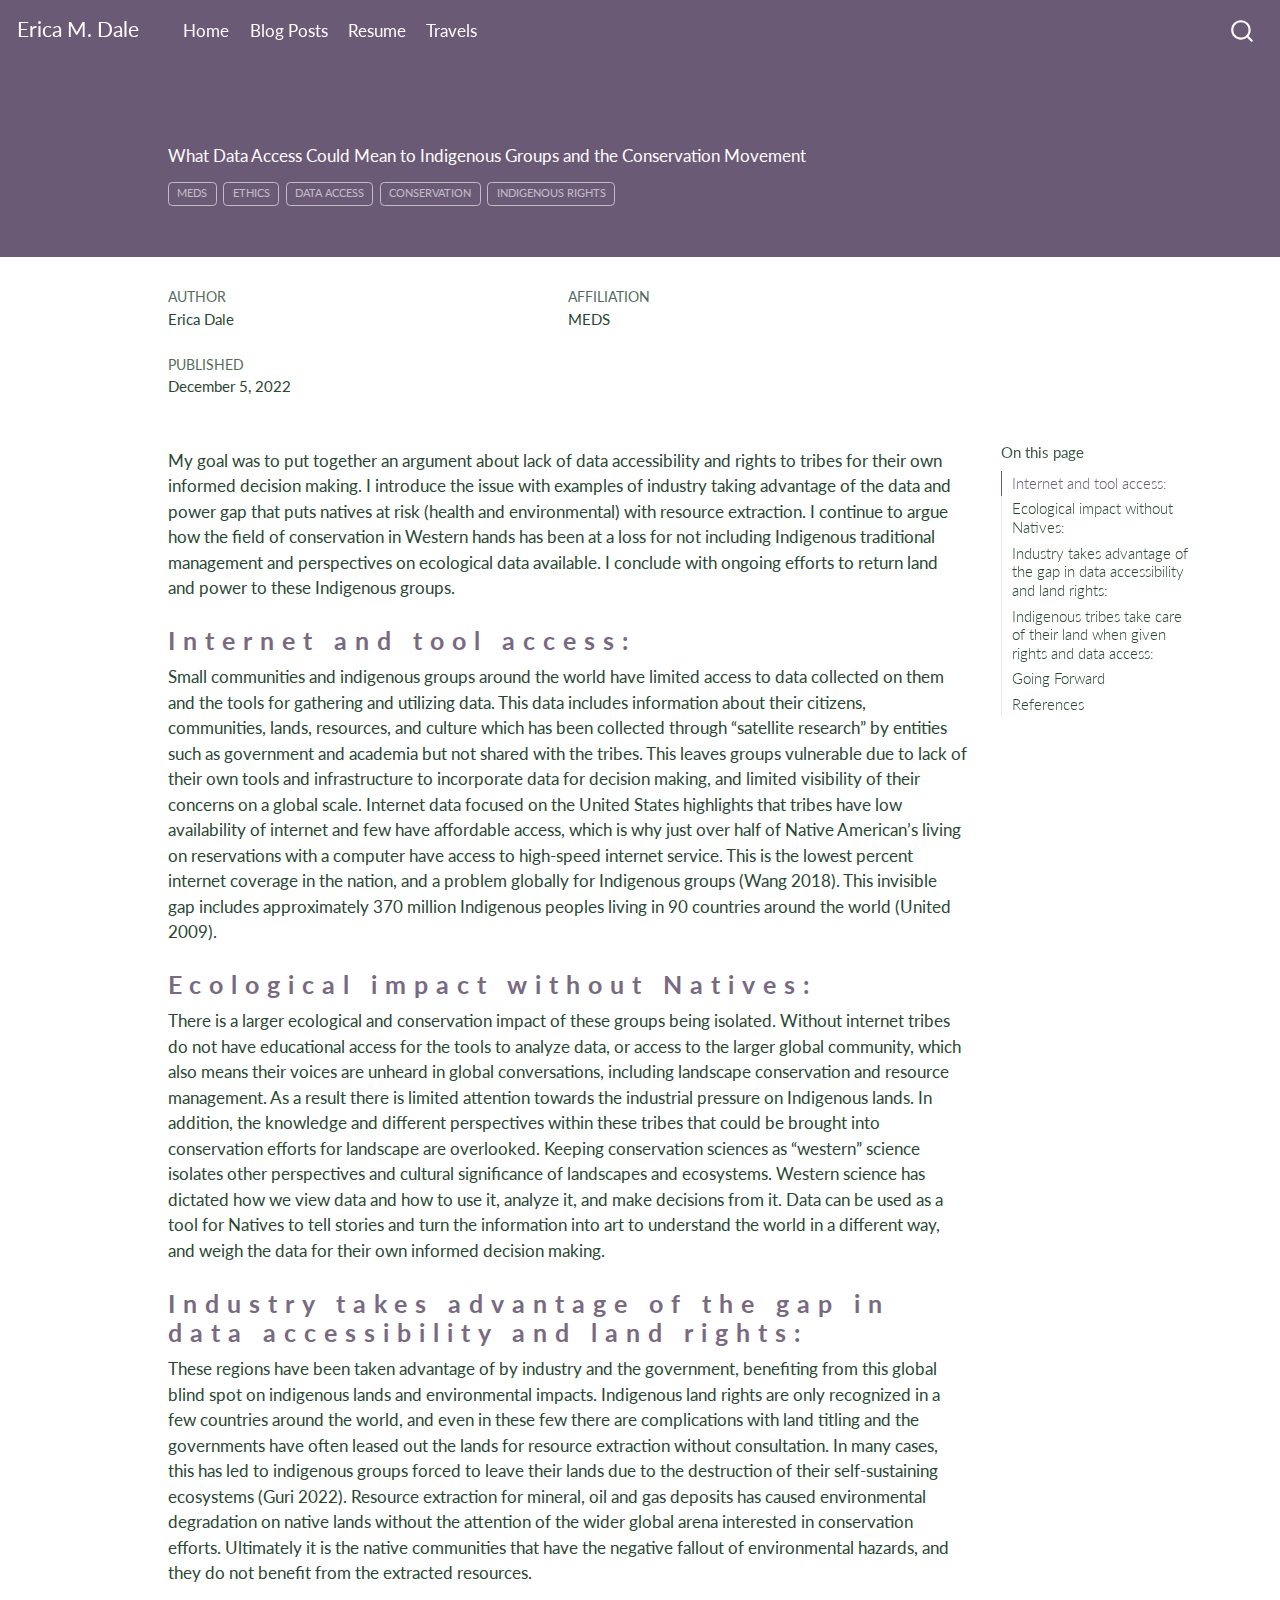
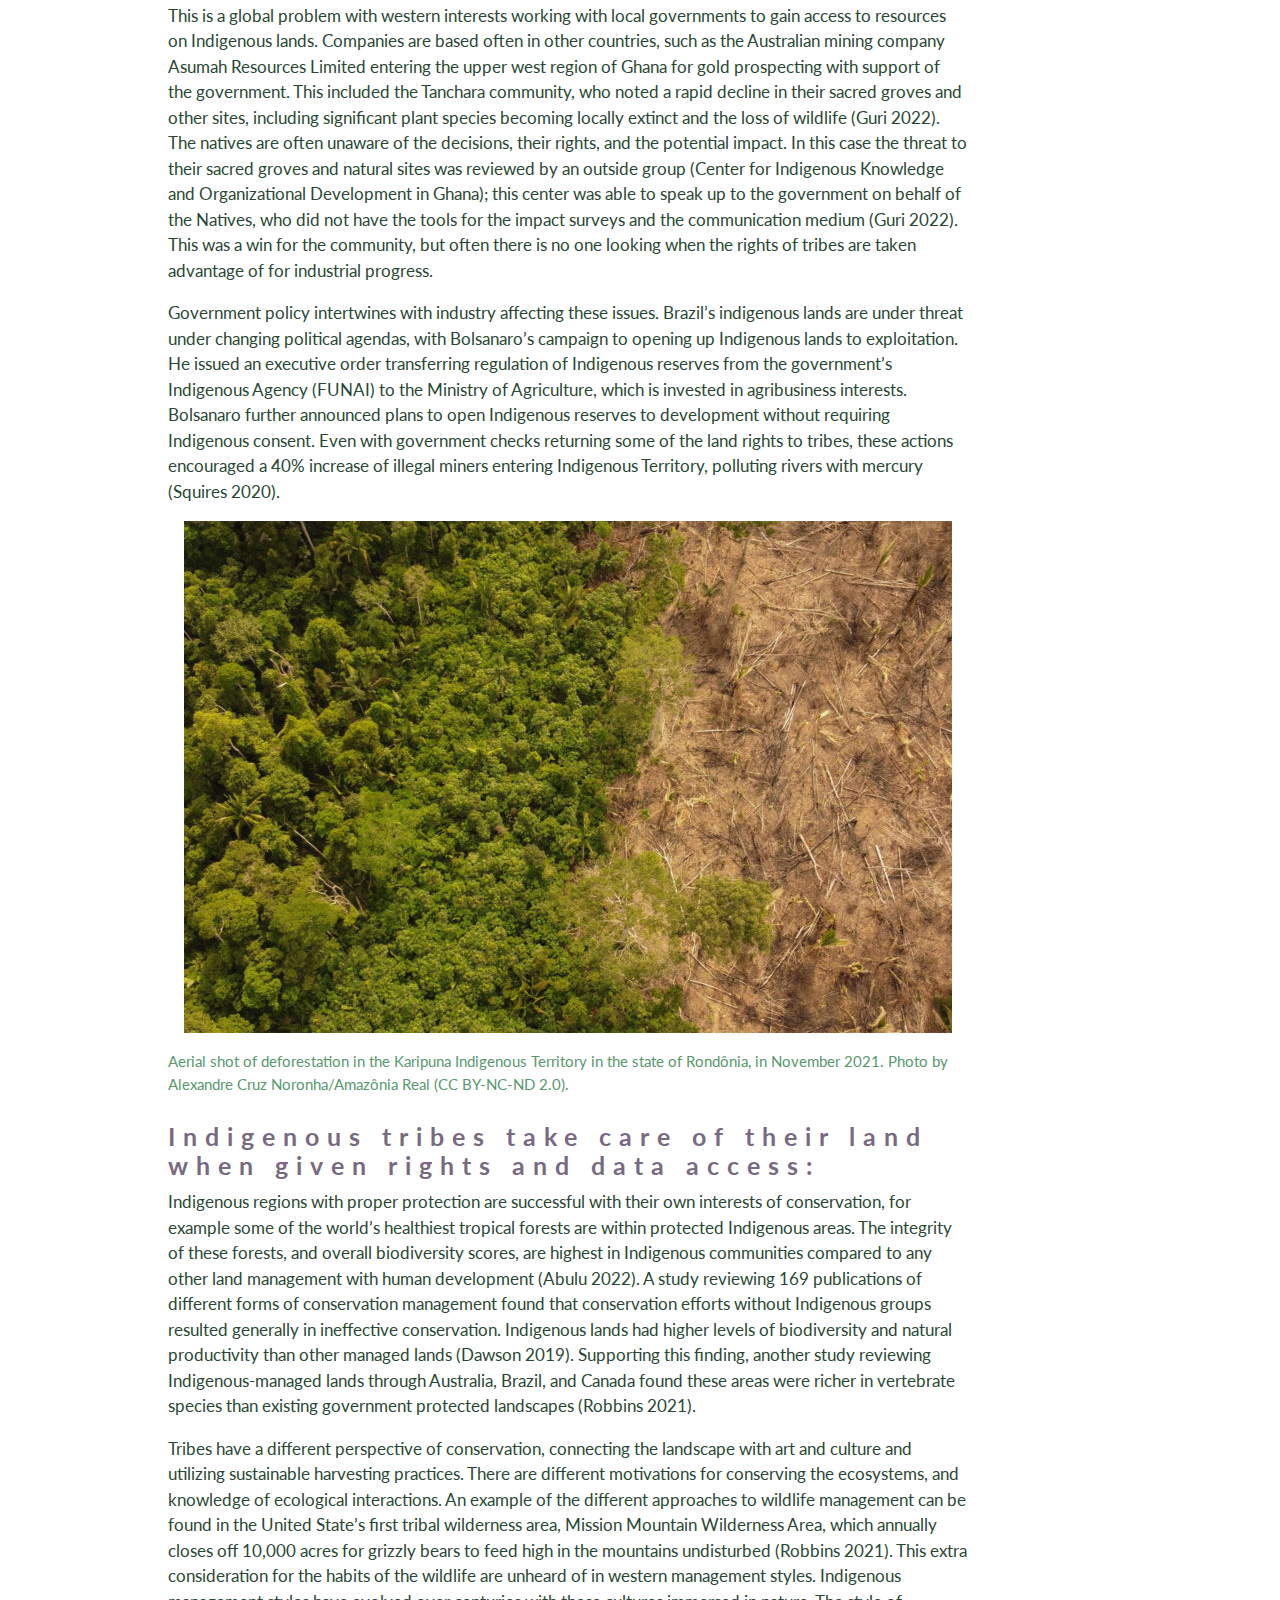
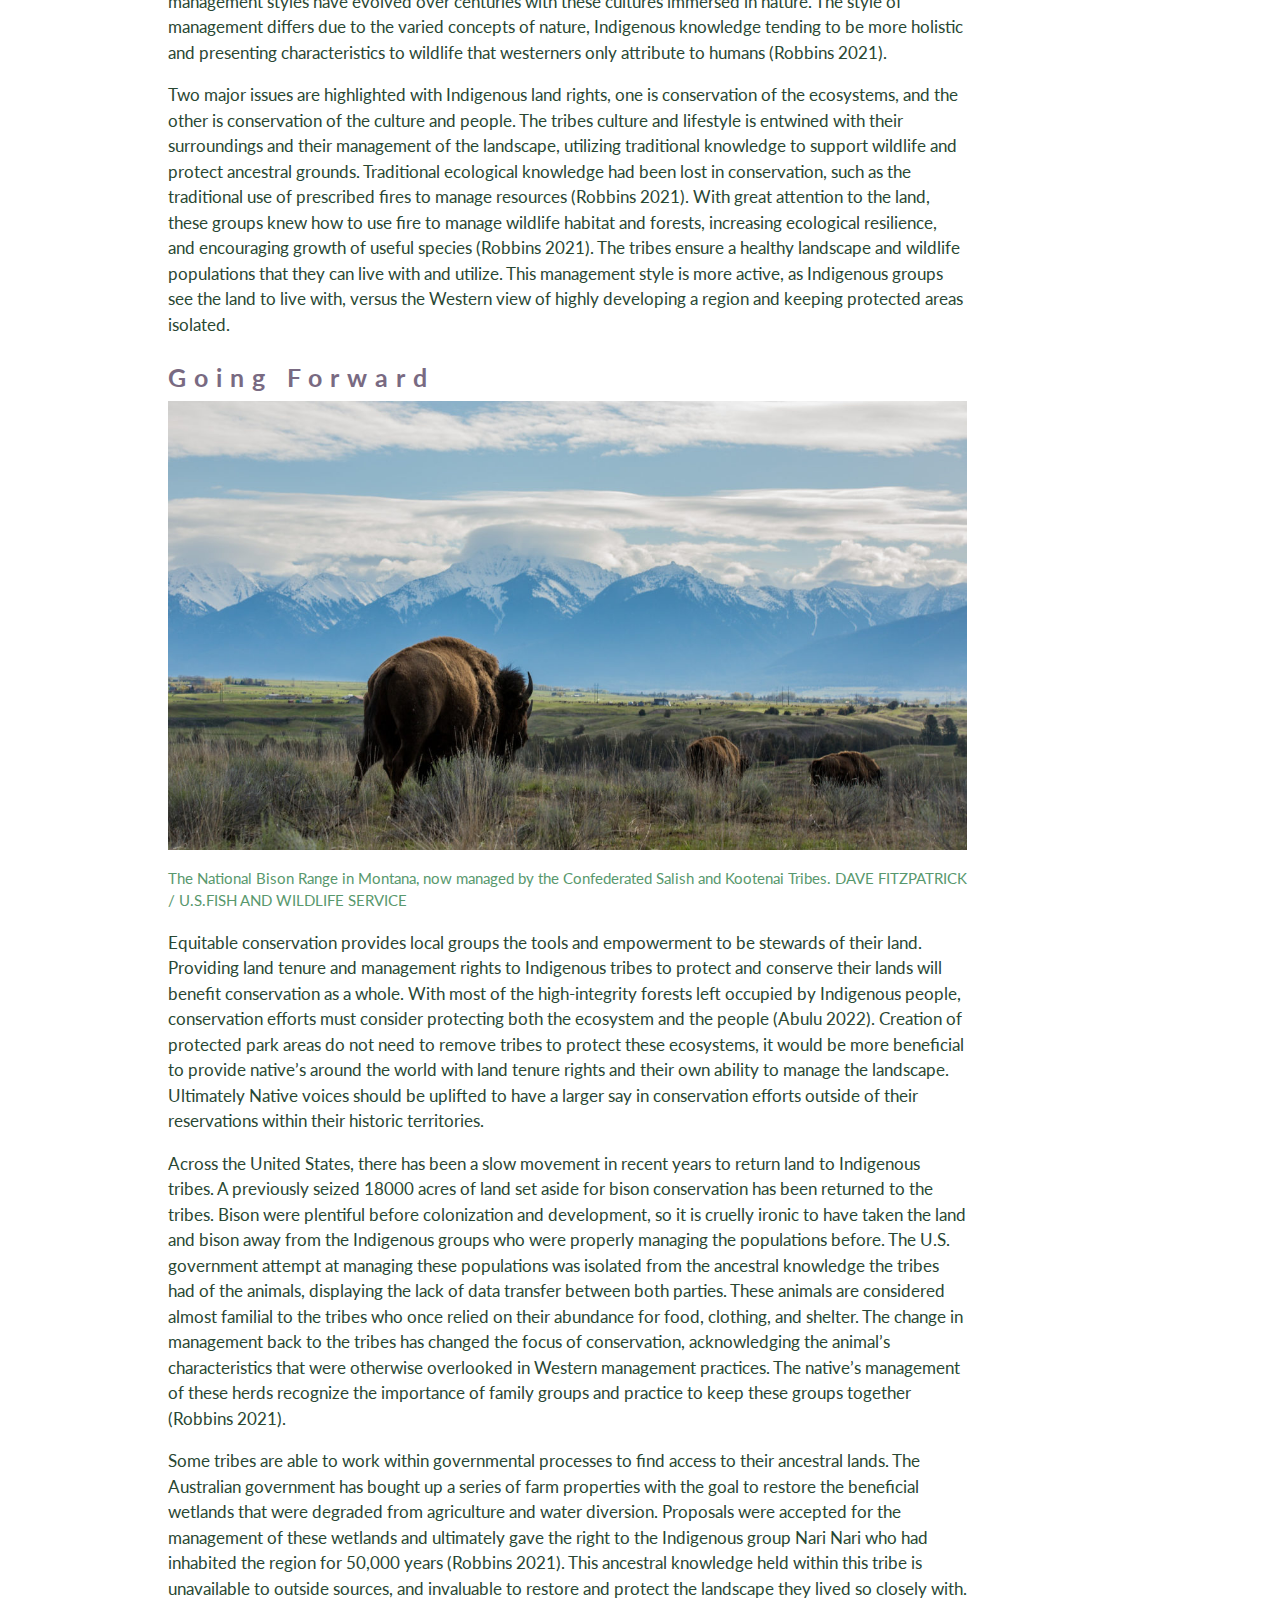
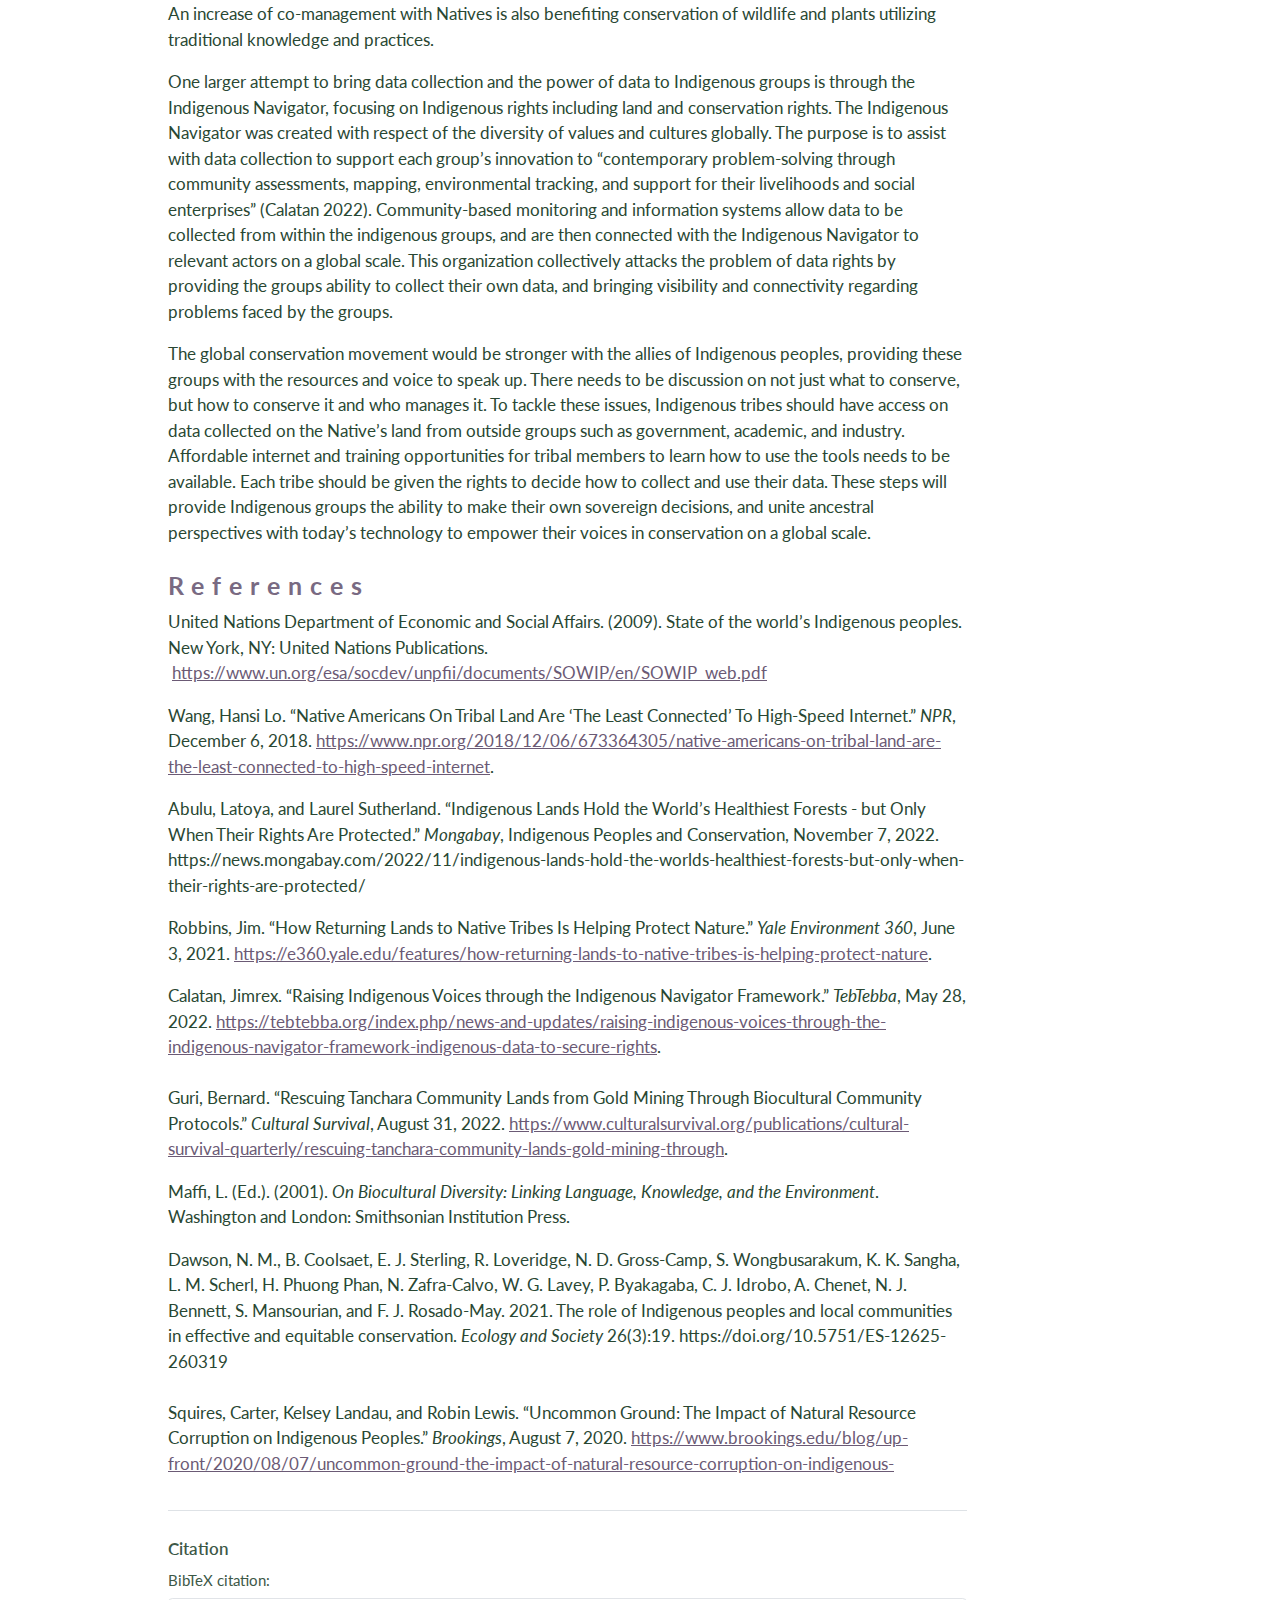
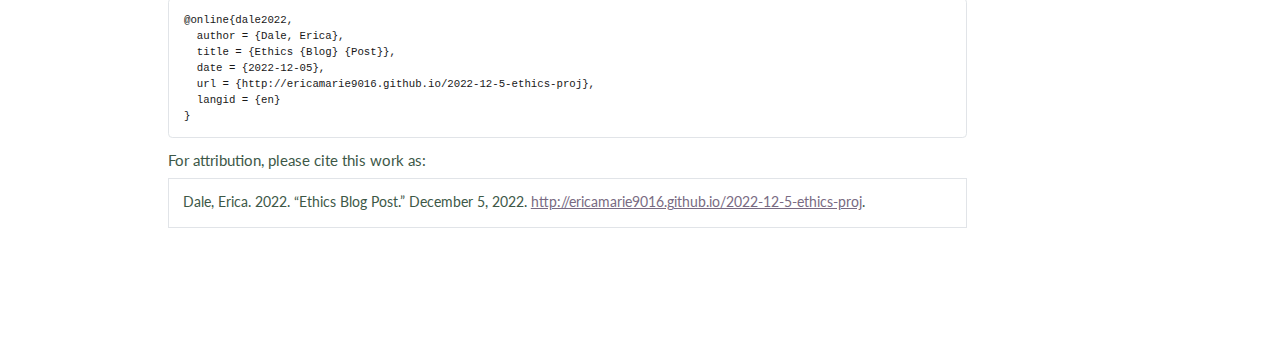
<file: docs/posts/2022-12-5-ethics-proj/index.html>
<!DOCTYPE html>
<html xmlns="http://www.w3.org/1999/xhtml" lang="en" xml:lang="en"><head>

<meta charset="utf-8">
<meta name="generator" content="quarto-1.3.450">

<meta name="viewport" content="width=device-width, initial-scale=1.0, user-scalable=yes">

<meta name="author" content="Erica Dale">
<meta name="dcterms.date" content="2022-12-05">
<meta name="description" content="What Data Access Could Mean to Indigenous Groups and the Conservation Movement">

<title>Erica M. Dale - Ethics Blog Post</title>
<style>
code{white-space: pre-wrap;}
span.smallcaps{font-variant: small-caps;}
div.columns{display: flex; gap: min(4vw, 1.5em);}
div.column{flex: auto; overflow-x: auto;}
div.hanging-indent{margin-left: 1.5em; text-indent: -1.5em;}
ul.task-list{list-style: none;}
ul.task-list li input[type="checkbox"] {
  width: 0.8em;
  margin: 0 0.8em 0.2em -1em; /* quarto-specific, see https://github.com/quarto-dev/quarto-cli/issues/4556 */ 
  vertical-align: middle;
}
</style>


<script src="../../site_libs/quarto-nav/quarto-nav.js"></script>
<script src="../../site_libs/quarto-nav/headroom.min.js"></script>
<script src="../../site_libs/clipboard/clipboard.min.js"></script>
<script src="../../site_libs/quarto-search/autocomplete.umd.js"></script>
<script src="../../site_libs/quarto-search/fuse.min.js"></script>
<script src="../../site_libs/quarto-search/quarto-search.js"></script>
<meta name="quarto:offset" content="../../">
<script src="../../site_libs/quarto-html/quarto.js"></script>
<script src="../../site_libs/quarto-html/popper.min.js"></script>
<script src="../../site_libs/quarto-html/tippy.umd.min.js"></script>
<script src="../../site_libs/quarto-html/anchor.min.js"></script>
<link href="../../site_libs/quarto-html/tippy.css" rel="stylesheet">
<link href="../../site_libs/quarto-html/quarto-syntax-highlighting.css" rel="stylesheet" id="quarto-text-highlighting-styles">
<script src="../../site_libs/bootstrap/bootstrap.min.js"></script>
<link href="../../site_libs/bootstrap/bootstrap-icons.css" rel="stylesheet">
<link href="../../site_libs/bootstrap/bootstrap.min.css" rel="stylesheet" id="quarto-bootstrap" data-mode="light">
<script id="quarto-search-options" type="application/json">{
  "location": "navbar",
  "copy-button": false,
  "collapse-after": 3,
  "panel-placement": "end",
  "type": "overlay",
  "limit": 20,
  "language": {
    "search-no-results-text": "No results",
    "search-matching-documents-text": "matching documents",
    "search-copy-link-title": "Copy link to search",
    "search-hide-matches-text": "Hide additional matches",
    "search-more-match-text": "more match in this document",
    "search-more-matches-text": "more matches in this document",
    "search-clear-button-title": "Clear",
    "search-detached-cancel-button-title": "Cancel",
    "search-submit-button-title": "Submit",
    "search-label": "Search"
  }
}</script>


</head>

<body class="nav-fixed">

<div id="quarto-search-results"></div>
  <header id="quarto-header" class="headroom fixed-top">
    <nav class="navbar navbar-expand-lg navbar-dark ">
      <div class="navbar-container container-fluid">
      <div class="navbar-brand-container">
    <a class="navbar-brand" href="../../index.html">
    <span class="navbar-title">Erica M. Dale</span>
    </a>
  </div>
            <div id="quarto-search" class="" title="Search"></div>
          <button class="navbar-toggler" type="button" data-bs-toggle="collapse" data-bs-target="#navbarCollapse" aria-controls="navbarCollapse" aria-expanded="false" aria-label="Toggle navigation" onclick="if (window.quartoToggleHeadroom) { window.quartoToggleHeadroom(); }">
  <span class="navbar-toggler-icon"></span>
</button>
          <div class="collapse navbar-collapse" id="navbarCollapse">
            <ul class="navbar-nav navbar-nav-scroll me-auto">
  <li class="nav-item">
    <a class="nav-link" href="../../index.html" rel="" target="">
 <span class="menu-text">Home</span></a>
  </li>  
  <li class="nav-item">
    <a class="nav-link" href="../../posts.html" rel="" target="">
 <span class="menu-text">Blog Posts</span></a>
  </li>  
  <li class="nav-item">
    <a class="nav-link" href="../../Erica-Dale-Resume.pdf" rel="" target="">
 <span class="menu-text">Resume</span></a>
  </li>  
  <li class="nav-item">
    <a class="nav-link" href="../../travel.html" rel="" target="">
 <span class="menu-text">Travels</span></a>
  </li>  
</ul>
            <div class="quarto-navbar-tools ms-auto">
</div>
          </div> <!-- /navcollapse -->
      </div> <!-- /container-fluid -->
    </nav>
</header>
<!-- content -->
<header id="title-block-header" class="quarto-title-block default page-columns page-full">
  <div class="quarto-title-banner page-columns page-full">
    <div class="quarto-title column-body">
      <h1 class="title">Ethics Blog Post</h1>
                  <div>
        <div class="description">
          What Data Access Could Mean to Indigenous Groups and the Conservation Movement
        </div>
      </div>
                          <div class="quarto-categories">
                <div class="quarto-category">MEDS</div>
                <div class="quarto-category">Ethics</div>
                <div class="quarto-category">Data Access</div>
                <div class="quarto-category">Conservation</div>
                <div class="quarto-category">Indigenous Rights</div>
              </div>
                  </div>
  </div>
    
  <div class="quarto-title-meta-author">
    <div class="quarto-title-meta-heading">Author</div>
    <div class="quarto-title-meta-heading">Affiliation</div>
    
      <div class="quarto-title-meta-contents">
      <p class="author"><a href="http://ericamarie9016.githubt.io">Erica Dale</a> </p>
    </div>
      <div class="quarto-title-meta-contents">
          <p class="affiliation">
              <a href="http://ucsb-meds.github.io">
              MEDS
              </a>
            </p>
        </div>
      </div>

  <div class="quarto-title-meta">

        
      <div>
      <div class="quarto-title-meta-heading">Published</div>
      <div class="quarto-title-meta-contents">
        <p class="date">December 5, 2022</p>
      </div>
    </div>
    
      
    </div>
    
  
  </header><div id="quarto-content" class="quarto-container page-columns page-rows-contents page-layout-article page-navbar">
<!-- sidebar -->
<!-- margin-sidebar -->
    <div id="quarto-margin-sidebar" class="sidebar margin-sidebar">
        <nav id="TOC" role="doc-toc" class="toc-active">
    <h2 id="toc-title">On this page</h2>
   
  <ul>
  <li><a href="#internet-and-tool-access" id="toc-internet-and-tool-access" class="nav-link active" data-scroll-target="#internet-and-tool-access">Internet and tool access:</a></li>
  <li><a href="#ecological-impact-without-natives" id="toc-ecological-impact-without-natives" class="nav-link" data-scroll-target="#ecological-impact-without-natives">Ecological impact without Natives:</a></li>
  <li><a href="#industry-takes-advantage-of-the-gap-in-data-accessibility-and-land-rights" id="toc-industry-takes-advantage-of-the-gap-in-data-accessibility-and-land-rights" class="nav-link" data-scroll-target="#industry-takes-advantage-of-the-gap-in-data-accessibility-and-land-rights">Industry takes advantage of the gap in data accessibility and land rights:</a></li>
  <li><a href="#indigenous-tribes-take-care-of-their-land-when-given-rights-and-data-access" id="toc-indigenous-tribes-take-care-of-their-land-when-given-rights-and-data-access" class="nav-link" data-scroll-target="#indigenous-tribes-take-care-of-their-land-when-given-rights-and-data-access">Indigenous tribes take care of their land when given rights and data access:</a></li>
  <li><a href="#going-forward" id="toc-going-forward" class="nav-link" data-scroll-target="#going-forward">Going Forward</a></li>
  <li><a href="#references" id="toc-references" class="nav-link" data-scroll-target="#references">References</a></li>
  </ul>
</nav>
    </div>
<!-- main -->
<main class="content quarto-banner-title-block" id="quarto-document-content">




<p>My goal was to put together an argument about lack of data accessibility and rights to tribes for their own informed decision making. I introduce the issue with examples of industry taking advantage of the data and power gap that puts natives at risk (health and environmental) with resource extraction. I continue to argue how the field of conservation in Western hands has been at a loss for not including Indigenous traditional management and perspectives on ecological data available. I conclude with ongoing efforts to return land and power to these Indigenous groups.</p>
<section id="internet-and-tool-access" class="level3">
<h3 class="anchored" data-anchor-id="internet-and-tool-access">Internet and tool access:</h3>
<p>Small communities and indigenous groups around the world have limited access to data collected on them and the tools for gathering and utilizing data. This data includes information about their citizens, communities, lands, resources, and culture which has been collected through “satellite research” by entities such as government and academia but not shared with the tribes. This leaves groups vulnerable due to lack of their own tools and infrastructure to incorporate data for decision making, and limited visibility of their concerns on a global scale. Internet data focused on the United States highlights that tribes have low availability of internet and few have affordable access, which is why just over half of Native American’s living on reservations with a computer have access to high-speed internet service. This is the lowest percent internet coverage in the nation, and a problem globally for Indigenous groups (Wang 2018). This invisible gap includes approximately 370 million Indigenous peoples living in 90 countries around the world (United 2009).</p>
</section>
<section id="ecological-impact-without-natives" class="level3">
<h3 class="anchored" data-anchor-id="ecological-impact-without-natives">Ecological impact without Natives:</h3>
<p>There is a larger ecological and conservation impact of these groups being isolated. Without internet tribes do not have educational access for the tools to analyze data, or access to the larger global community, which also means their voices are unheard in global conversations, including landscape conservation and resource management. As a result there is limited attention towards the industrial pressure on Indigenous lands. In addition, the knowledge and different perspectives within these tribes that could be brought into conservation efforts for landscape are overlooked. Keeping conservation sciences as “western” science isolates other perspectives and cultural significance of landscapes and ecosystems. Western science has dictated how we view data and how to use it, analyze it, and make decisions from it. Data can be used as a tool for Natives to tell stories and turn the information into art to understand the world in a different way, and weigh the data for their own informed decision making.</p>
</section>
<section id="industry-takes-advantage-of-the-gap-in-data-accessibility-and-land-rights" class="level3">
<h3 class="anchored" data-anchor-id="industry-takes-advantage-of-the-gap-in-data-accessibility-and-land-rights">Industry takes advantage of the gap in data accessibility and land rights:</h3>
<p>These regions have been taken advantage of by industry and the government, benefiting from this global blind spot on indigenous lands and environmental impacts. Indigenous land rights are only recognized in a few countries around the world, and even in these few there are complications with land titling and the governments have often leased out the lands for resource extraction without consultation. In many cases, this has led to indigenous groups forced to leave their lands due to the destruction of their self-sustaining ecosystems (Guri 2022). Resource extraction for mineral, oil and gas deposits has caused environmental degradation on native lands without the attention of the wider global arena interested in conservation efforts. Ultimately it is the native communities that have the negative fallout of environmental hazards, and they do not benefit from the extracted resources.</p>
<p>This is a global problem with western interests working with local governments to gain access to resources on Indigenous lands. Companies are based often in other countries, such as the Australian mining company Asumah Resources Limited entering the upper west region of Ghana for gold prospecting with support of the government. This included the Tanchara community, who noted a rapid decline in their sacred groves and other sites, including significant plant species becoming locally extinct and the loss of wildlife (Guri 2022). The natives are often unaware of the decisions, their rights, and the potential impact. In this case the threat to their sacred groves and natural sites was reviewed by an outside group (Center for Indigenous Knowledge and Organizational Development in Ghana); this center was able to speak up to the government on behalf of the Natives, who did not have the tools for the impact surveys and the communication medium (Guri 2022). This was a win for the community, but often there is no one looking when the rights of tribes are taken advantage of for industrial progress.</p>
<p>Government policy intertwines with industry affecting these issues. Brazil’s indigenous lands are under threat under changing political agendas, with Bolsanaro’s campaign to opening up Indigenous lands to exploitation. He issued an executive order transferring regulation of Indigenous reserves from the government’s Indigenous Agency (FUNAI) to the Ministry of Agriculture, which is invested in agribusiness interests. Bolsanaro further announced plans to open Indigenous reserves to development without requiring Indigenous consent. Even with government checks returning some of the land rights to tribes, these actions encouraged a 40% increase of illegal miners entering Indigenous Territory, polluting rivers with mercury (Squires 2020).</p>
<div class="quarto-figure quarto-figure-center">
<figure class="figure">
<p><img src="Deforestation.jpg" class="img-fluid figure-img"></p>
<figcaption class="figure-caption">Aerial shot of deforestation in the Karipuna Indigenous Territory in the state of Rondônia, in November 2021. Photo by Alexandre Cruz Noronha/Amazônia Real (CC BY-NC-ND 2.0).</figcaption>
</figure>
</div>
</section>
<section id="indigenous-tribes-take-care-of-their-land-when-given-rights-and-data-access" class="level3">
<h3 class="anchored" data-anchor-id="indigenous-tribes-take-care-of-their-land-when-given-rights-and-data-access">Indigenous tribes take care of their land when given rights and data access:</h3>
<p>Indigenous regions with proper protection are successful with their own interests of conservation, for example some of the world’s healthiest tropical forests are within protected Indigenous areas. The integrity of these forests, and overall biodiversity scores, are highest in Indigenous communities compared to any other land management with human development (Abulu 2022). A study reviewing 169 publications of different forms of conservation management found that conservation efforts without Indigenous groups resulted generally in ineffective conservation. Indigenous lands had higher levels of biodiversity and natural productivity than other managed lands (Dawson 2019). Supporting this finding, another study reviewing Indigenous-managed lands through Australia, Brazil, and Canada found these areas were richer in vertebrate species than existing government protected landscapes (Robbins 2021).</p>
<p>Tribes have a different perspective of conservation, connecting the landscape with art and culture and utilizing sustainable harvesting practices. There are different motivations for conserving the ecosystems, and knowledge of ecological interactions. An example of the different approaches to wildlife management can be found in the United State’s first tribal wilderness area, Mission Mountain Wilderness Area, which annually closes off 10,000 acres for grizzly bears to feed high in the mountains undisturbed (Robbins 2021). This extra consideration for the habits of the wildlife are unheard of in western management styles. Indigenous management styles have evolved over centuries with these cultures immersed in nature. The style of management differs due to the varied concepts of nature, Indigenous knowledge tending to be more holistic and presenting characteristics to wildlife that westerners only attribute to humans (Robbins 2021).</p>
<p>Two major issues are highlighted with Indigenous land rights, one is conservation of the ecosystems, and the other is conservation of the culture and people. The tribes culture and lifestyle is entwined with their surroundings and their management of the landscape, utilizing traditional knowledge to support wildlife and protect ancestral grounds. Traditional ecological knowledge had been lost in conservation, such as the traditional use of prescribed fires to manage resources (Robbins 2021). With great attention to the land, these groups knew how to use fire to manage wildlife habitat and forests, increasing ecological resilience, and encouraging growth of useful species (Robbins 2021). The tribes ensure a healthy landscape and wildlife populations that they can live with and utilize. This management style is more active, as Indigenous groups see the land to live with, versus the Western view of highly developing a region and keeping protected areas isolated.</p>
</section>
<section id="going-forward" class="level3">
<h3 class="anchored" data-anchor-id="going-forward">Going Forward</h3>
<div class="quarto-figure quarto-figure-center">
<figure class="figure">
<p><img src="BisonRange.jpg" class="img-fluid figure-img"></p>
<figcaption class="figure-caption">The National Bison Range in Montana, now managed by the Confederated Salish and Kootenai Tribes.&nbsp;DAVE FITZPATRICK / U.S.FISH AND WILDLIFE SERVICE</figcaption>
</figure>
</div>
<p>Equitable conservation provides local groups the tools and empowerment to be stewards of their land. Providing land tenure and management rights to Indigenous tribes to protect and conserve their lands will benefit conservation as a whole. With most of the high-integrity forests left occupied by Indigenous people, conservation efforts must consider protecting both the ecosystem and the people (Abulu 2022). Creation of protected park areas do not need to remove tribes to protect these ecosystems, it would be more beneficial to provide native’s around the world with land tenure rights and their own ability to manage the landscape. Ultimately Native voices should be uplifted to have a larger say in conservation efforts outside of their reservations within their historic territories.</p>
<p>Across the United States, there has been a slow movement in recent years to return land to Indigenous tribes. A previously seized 18000 acres of land set aside for bison conservation has been returned to the tribes. Bison were plentiful before colonization and development, so it is cruelly ironic to have taken the land and bison away from the Indigenous groups who were properly managing the populations before. The U.S. government attempt at managing these populations was isolated from the ancestral knowledge the tribes had of the animals, displaying the lack of data transfer between both parties. These animals are considered almost familial to the tribes who once relied on their abundance for food, clothing, and shelter. The change in management back to the tribes has changed the focus of conservation, acknowledging the animal’s characteristics that were otherwise overlooked in Western management practices. The native’s management of these herds recognize the importance of family groups and practice to keep these groups together (Robbins 2021).</p>
<p>Some tribes are able to work within governmental processes to find access to their ancestral lands. The Australian government has bought up a series of farm properties with the goal to restore the beneficial wetlands that were degraded from agriculture and water diversion. Proposals were accepted for the management of these wetlands and ultimately gave the right to the Indigenous group Nari Nari who had inhabited the region for 50,000 years (Robbins 2021). This ancestral knowledge held within this tribe is unavailable to outside sources, and invaluable to restore and protect the landscape they lived so closely with. An increase of co-management with Natives is also benefiting conservation of wildlife and plants utilizing traditional knowledge and practices.</p>
<p>One larger attempt to bring data collection and the power of data to Indigenous groups is through the Indigenous Navigator, focusing on Indigenous rights including land and conservation rights. The Indigenous Navigator was created with respect of the diversity of values and cultures globally. The purpose is to assist with data collection to support each group’s innovation to “contemporary problem-solving through community assessments, mapping, environmental tracking, and support for their livelihoods and social enterprises” (Calatan 2022). Community-based monitoring and information systems allow data to be collected from within the indigenous groups, and are then connected with the Indigenous Navigator to relevant actors on a global scale. This organization collectively attacks the problem of data rights by providing the groups ability to collect their own data, and bringing visibility and connectivity regarding problems faced by the groups.</p>
<p>The global conservation movement would be stronger with the allies of Indigenous peoples, providing these groups with the resources and voice to speak up. There needs to be discussion on not just what to conserve, but how to conserve it and who manages it. To tackle these issues, Indigenous tribes should have access on data collected on the Native’s land from outside groups such as government, academic, and industry. Affordable internet and training opportunities for tribal members to learn how to use the tools needs to be available. Each tribe should be given the rights to decide how to collect and use their data. These steps will provide Indigenous groups the ability to make their own sovereign decisions, and unite ancestral perspectives with today’s technology to empower their voices in conservation on a global scale.</p>
</section>
<section id="references" class="level3">
<h3 class="anchored" data-anchor-id="references">References</h3>
<p>United Nations Department of Economic and Social Affairs. (2009). State of the world’s Indigenous peoples. New York, NY: United Nations Publications. &nbsp;<a href="https://www.un.org/esa/socdev/unpfii/documents/SOWIP/en/SOWIP_web.pdf" class="uri">https://www.un.org/esa/socdev/unpfii/documents/SOWIP/en/SOWIP_web.pdf</a></p>
<p>Wang, Hansi Lo. “Native Americans On Tribal Land Are ‘The Least Connected’ To High-Speed Internet.” <em>NPR</em>, December 6, 2018. <a href="https://www.npr.org/2018/12/06/673364305/native-americans-on-tribal-land-are-the-least-connected-to-high-speed-internet" class="uri">https://www.npr.org/2018/12/06/673364305/native-americans-on-tribal-land-are-the-least-connected-to-high-speed-internet</a>.</p>
<p>Abulu, Latoya, and Laurel Sutherland. “Indigenous Lands Hold the World’s Healthiest Forests - but Only When Their Rights Are Protected.” <em>Mongabay</em>, Indigenous Peoples and Conservation, November 7, 2022. https://news.mongabay.com/2022/11/indigenous-lands-hold-the-worlds-healthiest-forests-but-only-when-their-rights-are-protected/&nbsp;</p>
<p>Robbins, Jim. “How Returning Lands to Native Tribes Is Helping Protect Nature.” <em>Yale Environment 360</em>, June 3, 2021. <a href="https://e360.yale.edu/features/how-returning-lands-to-native-tribes-is-helping-protect-nature" class="uri">https://e360.yale.edu/features/how-returning-lands-to-native-tribes-is-helping-protect-nature</a>.</p>
<p>Calatan, Jimrex. “Raising Indigenous Voices through the Indigenous Navigator Framework.” <em>TebTebba</em>, May 28, 2022. <a href="https://doi.org/•%09https:/tebtebba.org/index.php/news-and-updates/raising-indigenous-voices-through-the-indigenous-navigator-framework-indigenous-data-to-secure-rights">https://tebtebba.org/index.php/news-and-updates/raising-indigenous-voices-through-the-indigenous-navigator-framework-indigenous-data-to-secure-rights</a>.<br>
<br>
Guri, Bernard. “Rescuing Tanchara Community Lands from Gold Mining Through Biocultural Community Protocols.” <em>Cultural Survival</em>, August 31, 2022. <a href="https://doi.org/o%09https:/www.culturalsurvival.org/publications/cultural-survival-quarterly/rescuing-tanchara-community-lands-gold-mining-through">https://www.culturalsurvival.org/publications/cultural-survival-quarterly/rescuing-tanchara-community-lands-gold-mining-through</a>.</p>
<p>Maffi, L. (Ed.). (2001). <em>On Biocultural Diversity: Linking Language, Knowledge, and the Environment</em>. Washington and London: Smithsonian Institution Press.</p>
<p>Dawson, N. M., B. Coolsaet, E. J. Sterling, R. Loveridge, N. D. Gross-Camp, S. Wongbusarakum, K. K. Sangha, L. M. Scherl, H. Phuong Phan, N. Zafra-Calvo, W. G. Lavey, P. Byakagaba, C. J. Idrobo, A. Chenet, N. J. Bennett, S. Mansourian, and F. J. Rosado-May. 2021. The role of Indigenous peoples and local communities in effective and equitable conservation. <em>Ecology and Society</em> 26(3):19. https://doi.org/10.5751/ES-12625-260319<br>
<br>
Squires, Carter, Kelsey Landau, and Robin Lewis. “Uncommon Ground: The Impact of Natural Resource Corruption on Indigenous Peoples.” <em>Brookings</em>, August 7, 2020. <a href="https://www.brookings.edu/blog/up-front/2020/08/07/uncommon-ground-the-impact-of-natural-resource-corruption-on-indigenous-peoples/">https://www.brookings.edu/blog/up-front/2020/08/07/uncommon-ground-the-impact-of-natural-resource-corruption-on-indigenous-</a></p>


</section>

<div id="quarto-appendix" class="default"><section class="quarto-appendix-contents"><h2 class="anchored quarto-appendix-heading">Citation</h2><div><div class="quarto-appendix-secondary-label">BibTeX citation:</div><pre class="sourceCode code-with-copy quarto-appendix-bibtex"><code class="sourceCode bibtex">@online{dale2022,
  author = {Dale, Erica},
  title = {Ethics {Blog} {Post}},
  date = {2022-12-05},
  url = {http://ericamarie9016.github.io/2022-12-5-ethics-proj},
  langid = {en}
}
</code><button title="Copy to Clipboard" class="code-copy-button"><i class="bi"></i></button></pre><div class="quarto-appendix-secondary-label">For attribution, please cite this work as:</div><div id="ref-dale2022" class="csl-entry quarto-appendix-citeas" role="listitem">
Dale, Erica. 2022. <span>“Ethics Blog Post.”</span> December 5, 2022. <a href="http://ericamarie9016.github.io/2022-12-5-ethics-proj">http://ericamarie9016.github.io/2022-12-5-ethics-proj</a>.
</div></div></section></div></main> <!-- /main -->
<script id="quarto-html-after-body" type="application/javascript">
window.document.addEventListener("DOMContentLoaded", function (event) {
  const toggleBodyColorMode = (bsSheetEl) => {
    const mode = bsSheetEl.getAttribute("data-mode");
    const bodyEl = window.document.querySelector("body");
    if (mode === "dark") {
      bodyEl.classList.add("quarto-dark");
      bodyEl.classList.remove("quarto-light");
    } else {
      bodyEl.classList.add("quarto-light");
      bodyEl.classList.remove("quarto-dark");
    }
  }
  const toggleBodyColorPrimary = () => {
    const bsSheetEl = window.document.querySelector("link#quarto-bootstrap");
    if (bsSheetEl) {
      toggleBodyColorMode(bsSheetEl);
    }
  }
  toggleBodyColorPrimary();  
  const icon = "";
  const anchorJS = new window.AnchorJS();
  anchorJS.options = {
    placement: 'right',
    icon: icon
  };
  anchorJS.add('.anchored');
  const isCodeAnnotation = (el) => {
    for (const clz of el.classList) {
      if (clz.startsWith('code-annotation-')) {                     
        return true;
      }
    }
    return false;
  }
  const clipboard = new window.ClipboardJS('.code-copy-button', {
    text: function(trigger) {
      const codeEl = trigger.previousElementSibling.cloneNode(true);
      for (const childEl of codeEl.children) {
        if (isCodeAnnotation(childEl)) {
          childEl.remove();
        }
      }
      return codeEl.innerText;
    }
  });
  clipboard.on('success', function(e) {
    // button target
    const button = e.trigger;
    // don't keep focus
    button.blur();
    // flash "checked"
    button.classList.add('code-copy-button-checked');
    var currentTitle = button.getAttribute("title");
    button.setAttribute("title", "Copied!");
    let tooltip;
    if (window.bootstrap) {
      button.setAttribute("data-bs-toggle", "tooltip");
      button.setAttribute("data-bs-placement", "left");
      button.setAttribute("data-bs-title", "Copied!");
      tooltip = new bootstrap.Tooltip(button, 
        { trigger: "manual", 
          customClass: "code-copy-button-tooltip",
          offset: [0, -8]});
      tooltip.show();    
    }
    setTimeout(function() {
      if (tooltip) {
        tooltip.hide();
        button.removeAttribute("data-bs-title");
        button.removeAttribute("data-bs-toggle");
        button.removeAttribute("data-bs-placement");
      }
      button.setAttribute("title", currentTitle);
      button.classList.remove('code-copy-button-checked');
    }, 1000);
    // clear code selection
    e.clearSelection();
  });
  function tippyHover(el, contentFn) {
    const config = {
      allowHTML: true,
      content: contentFn,
      maxWidth: 500,
      delay: 100,
      arrow: false,
      appendTo: function(el) {
          return el.parentElement;
      },
      interactive: true,
      interactiveBorder: 10,
      theme: 'quarto',
      placement: 'bottom-start'
    };
    window.tippy(el, config); 
  }
  const noterefs = window.document.querySelectorAll('a[role="doc-noteref"]');
  for (var i=0; i<noterefs.length; i++) {
    const ref = noterefs[i];
    tippyHover(ref, function() {
      // use id or data attribute instead here
      let href = ref.getAttribute('data-footnote-href') || ref.getAttribute('href');
      try { href = new URL(href).hash; } catch {}
      const id = href.replace(/^#\/?/, "");
      const note = window.document.getElementById(id);
      return note.innerHTML;
    });
  }
      let selectedAnnoteEl;
      const selectorForAnnotation = ( cell, annotation) => {
        let cellAttr = 'data-code-cell="' + cell + '"';
        let lineAttr = 'data-code-annotation="' +  annotation + '"';
        const selector = 'span[' + cellAttr + '][' + lineAttr + ']';
        return selector;
      }
      const selectCodeLines = (annoteEl) => {
        const doc = window.document;
        const targetCell = annoteEl.getAttribute("data-target-cell");
        const targetAnnotation = annoteEl.getAttribute("data-target-annotation");
        const annoteSpan = window.document.querySelector(selectorForAnnotation(targetCell, targetAnnotation));
        const lines = annoteSpan.getAttribute("data-code-lines").split(",");
        const lineIds = lines.map((line) => {
          return targetCell + "-" + line;
        })
        let top = null;
        let height = null;
        let parent = null;
        if (lineIds.length > 0) {
            //compute the position of the single el (top and bottom and make a div)
            const el = window.document.getElementById(lineIds[0]);
            top = el.offsetTop;
            height = el.offsetHeight;
            parent = el.parentElement.parentElement;
          if (lineIds.length > 1) {
            const lastEl = window.document.getElementById(lineIds[lineIds.length - 1]);
            const bottom = lastEl.offsetTop + lastEl.offsetHeight;
            height = bottom - top;
          }
          if (top !== null && height !== null && parent !== null) {
            // cook up a div (if necessary) and position it 
            let div = window.document.getElementById("code-annotation-line-highlight");
            if (div === null) {
              div = window.document.createElement("div");
              div.setAttribute("id", "code-annotation-line-highlight");
              div.style.position = 'absolute';
              parent.appendChild(div);
            }
            div.style.top = top - 2 + "px";
            div.style.height = height + 4 + "px";
            let gutterDiv = window.document.getElementById("code-annotation-line-highlight-gutter");
            if (gutterDiv === null) {
              gutterDiv = window.document.createElement("div");
              gutterDiv.setAttribute("id", "code-annotation-line-highlight-gutter");
              gutterDiv.style.position = 'absolute';
              const codeCell = window.document.getElementById(targetCell);
              const gutter = codeCell.querySelector('.code-annotation-gutter');
              gutter.appendChild(gutterDiv);
            }
            gutterDiv.style.top = top - 2 + "px";
            gutterDiv.style.height = height + 4 + "px";
          }
          selectedAnnoteEl = annoteEl;
        }
      };
      const unselectCodeLines = () => {
        const elementsIds = ["code-annotation-line-highlight", "code-annotation-line-highlight-gutter"];
        elementsIds.forEach((elId) => {
          const div = window.document.getElementById(elId);
          if (div) {
            div.remove();
          }
        });
        selectedAnnoteEl = undefined;
      };
      // Attach click handler to the DT
      const annoteDls = window.document.querySelectorAll('dt[data-target-cell]');
      for (const annoteDlNode of annoteDls) {
        annoteDlNode.addEventListener('click', (event) => {
          const clickedEl = event.target;
          if (clickedEl !== selectedAnnoteEl) {
            unselectCodeLines();
            const activeEl = window.document.querySelector('dt[data-target-cell].code-annotation-active');
            if (activeEl) {
              activeEl.classList.remove('code-annotation-active');
            }
            selectCodeLines(clickedEl);
            clickedEl.classList.add('code-annotation-active');
          } else {
            // Unselect the line
            unselectCodeLines();
            clickedEl.classList.remove('code-annotation-active');
          }
        });
      }
  const findCites = (el) => {
    const parentEl = el.parentElement;
    if (parentEl) {
      const cites = parentEl.dataset.cites;
      if (cites) {
        return {
          el,
          cites: cites.split(' ')
        };
      } else {
        return findCites(el.parentElement)
      }
    } else {
      return undefined;
    }
  };
  var bibliorefs = window.document.querySelectorAll('a[role="doc-biblioref"]');
  for (var i=0; i<bibliorefs.length; i++) {
    const ref = bibliorefs[i];
    const citeInfo = findCites(ref);
    if (citeInfo) {
      tippyHover(citeInfo.el, function() {
        var popup = window.document.createElement('div');
        citeInfo.cites.forEach(function(cite) {
          var citeDiv = window.document.createElement('div');
          citeDiv.classList.add('hanging-indent');
          citeDiv.classList.add('csl-entry');
          var biblioDiv = window.document.getElementById('ref-' + cite);
          if (biblioDiv) {
            citeDiv.innerHTML = biblioDiv.innerHTML;
          }
          popup.appendChild(citeDiv);
        });
        return popup.innerHTML;
      });
    }
  }
});
</script>
</div> <!-- /content -->



</body></html>
</file>
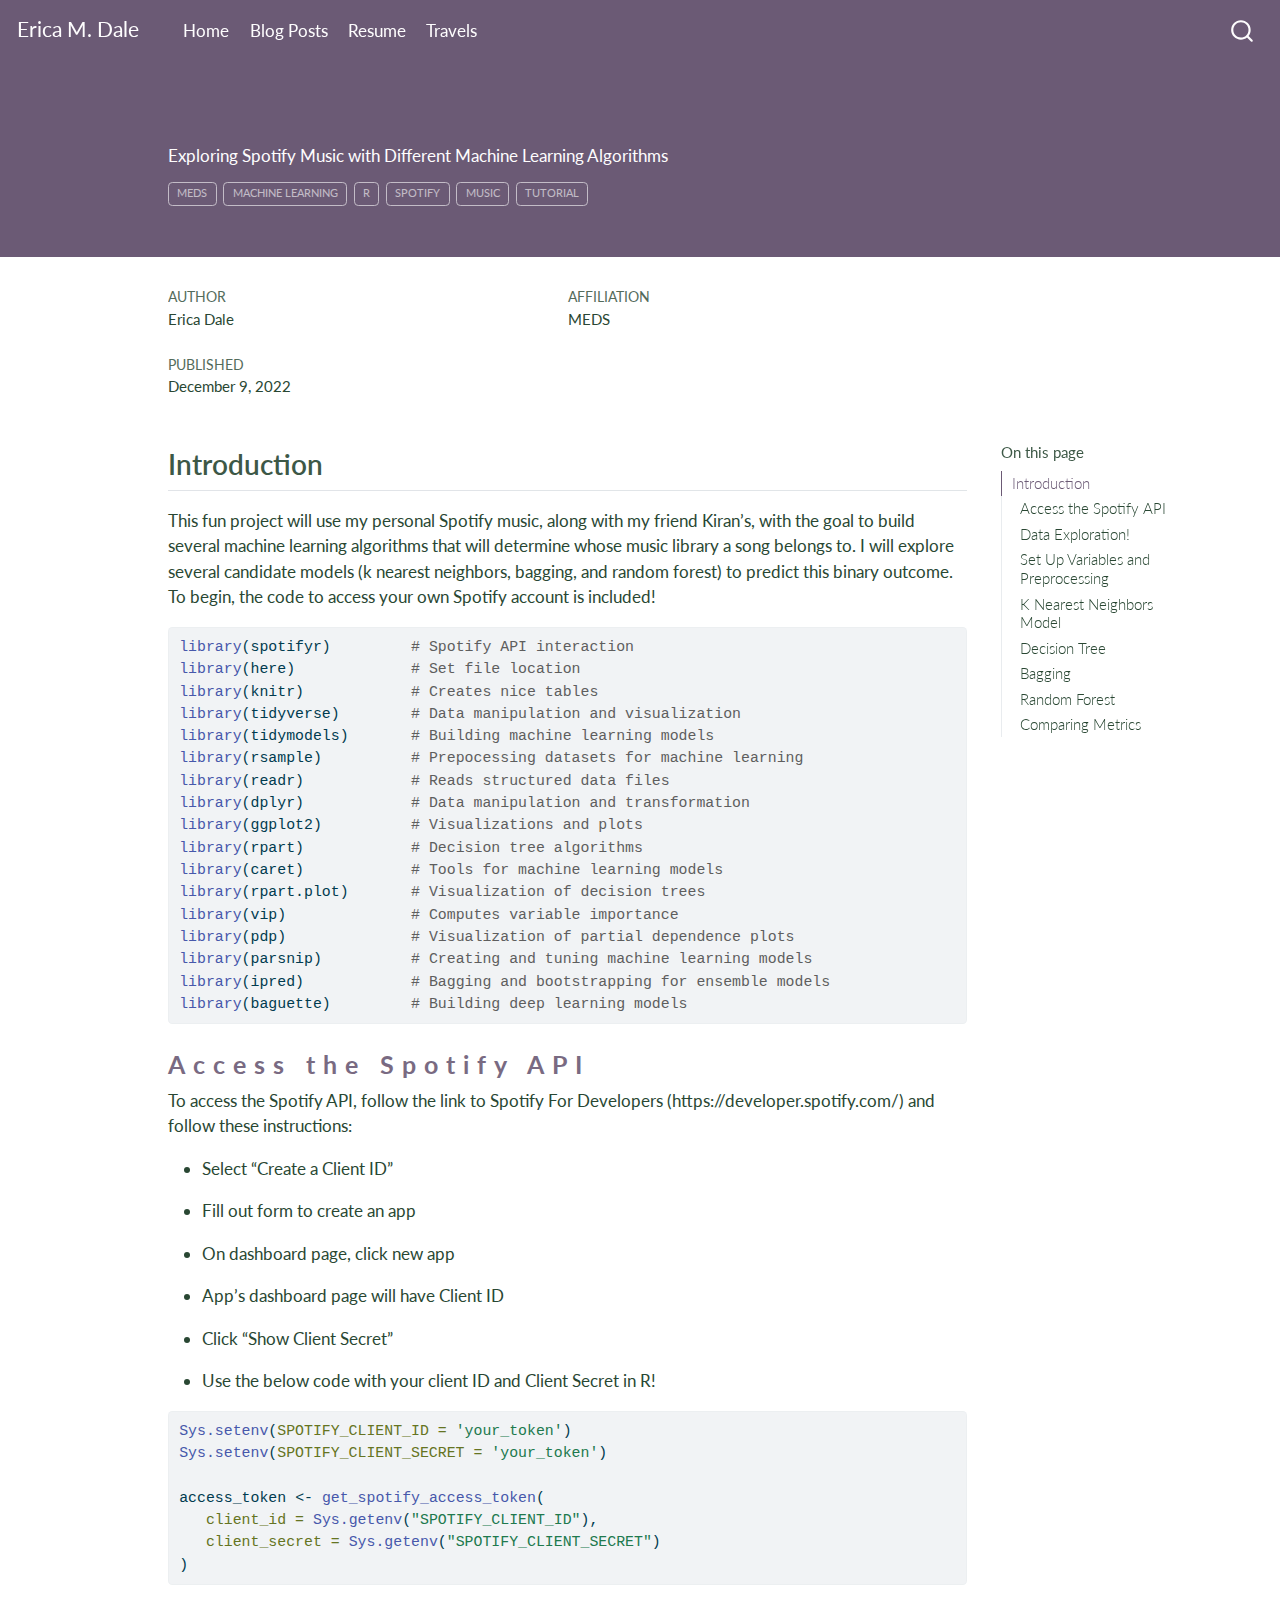
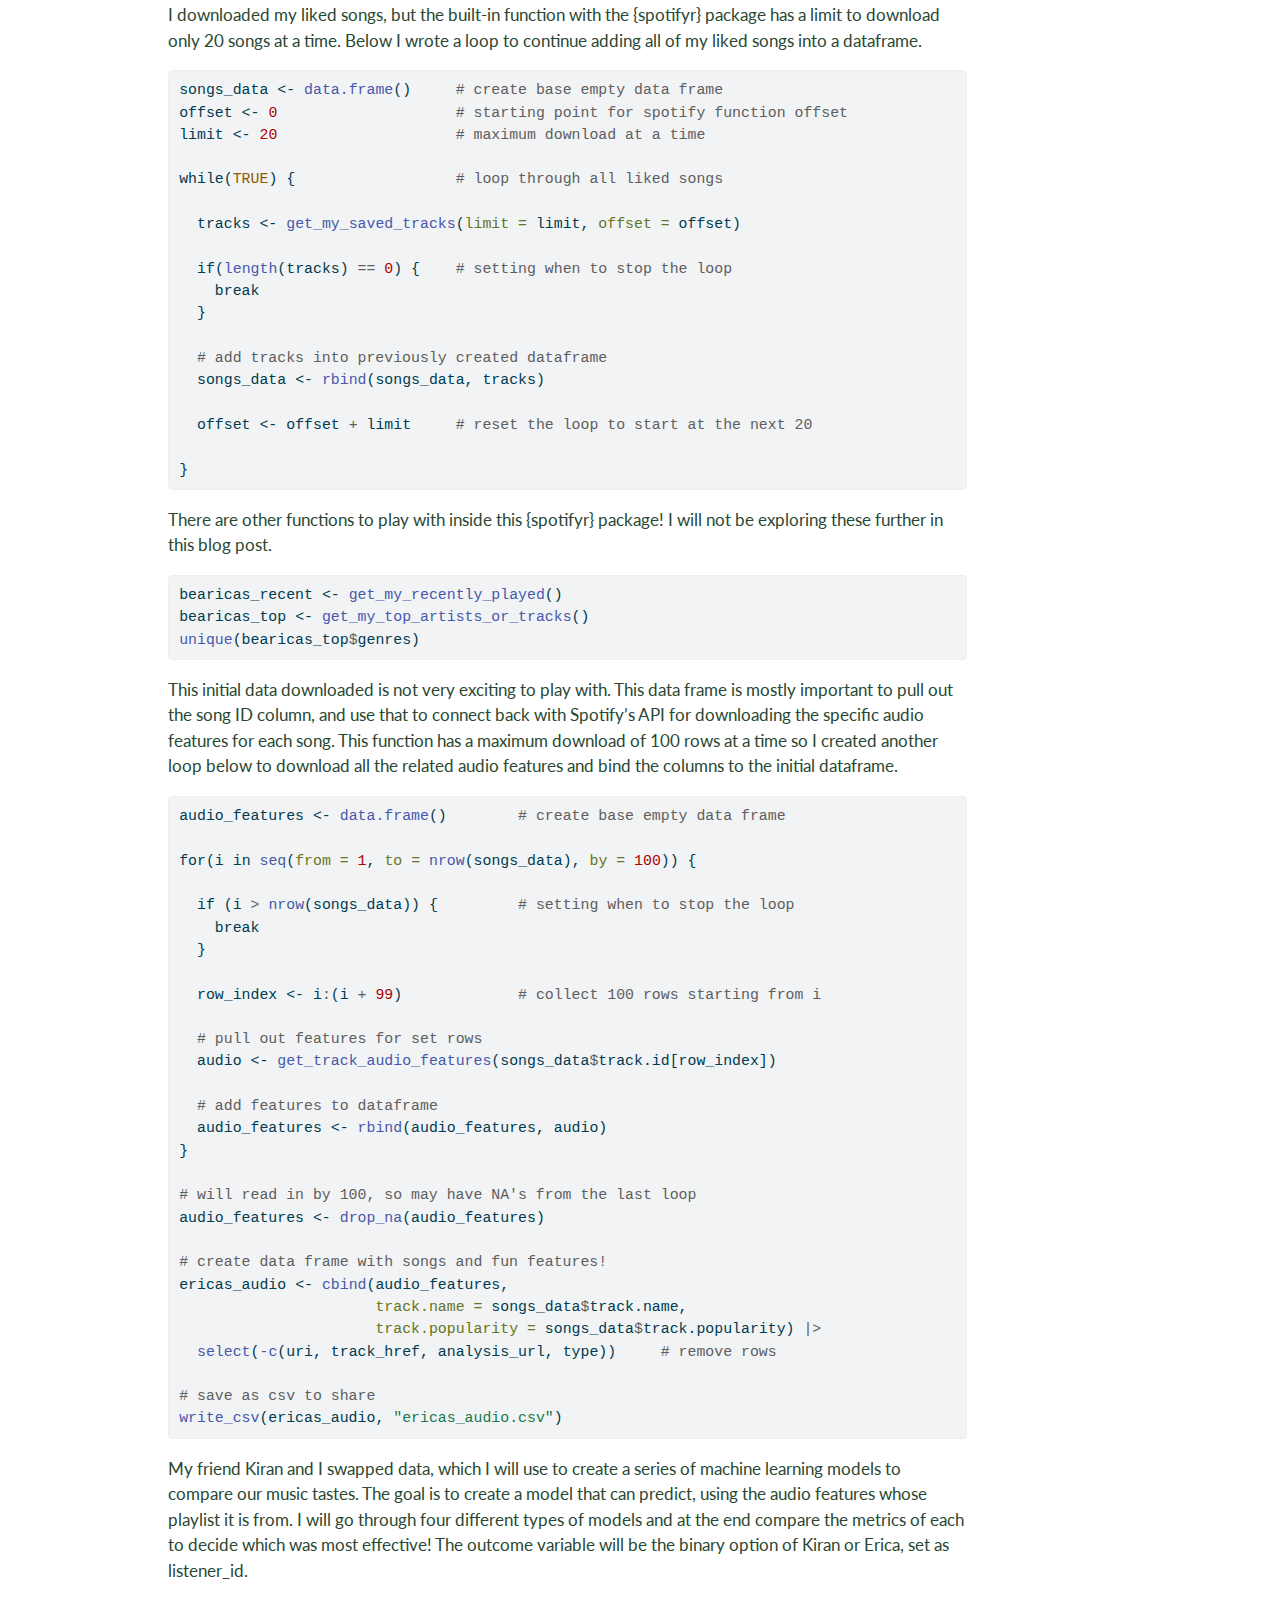
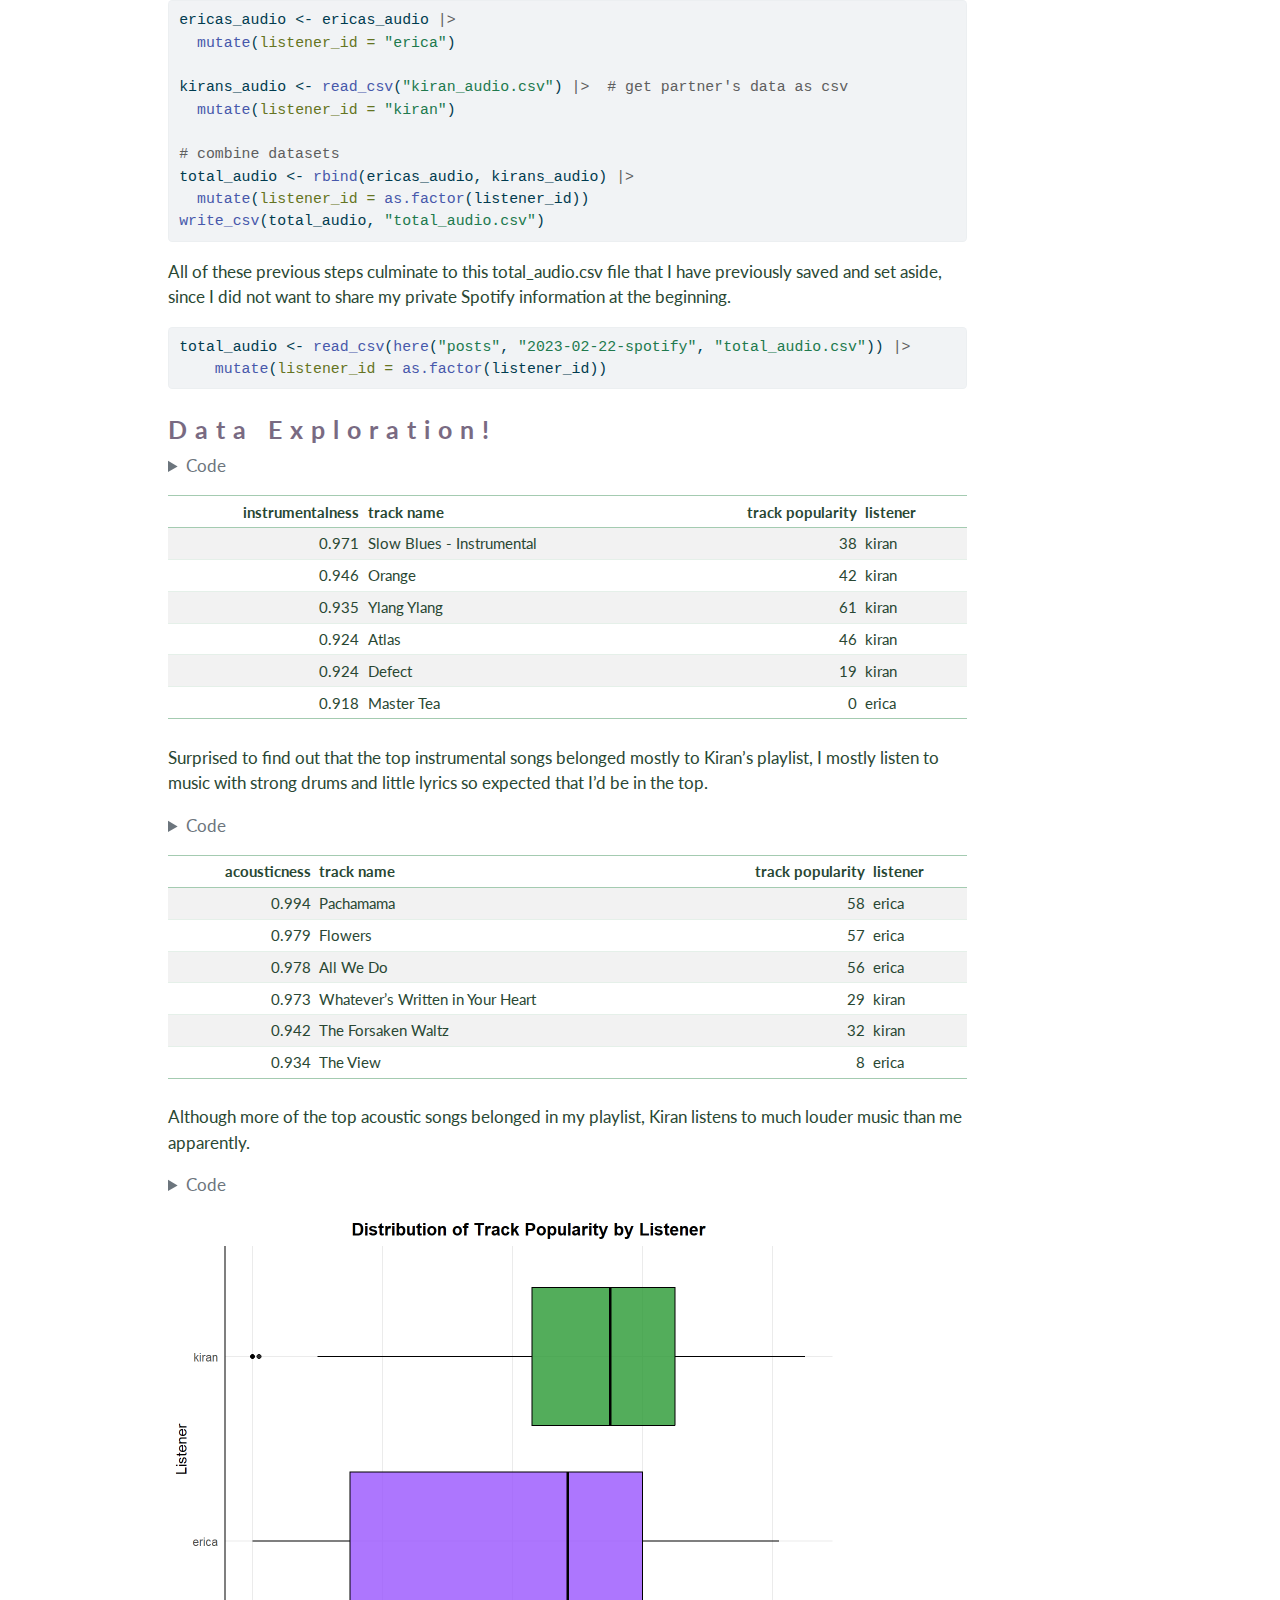
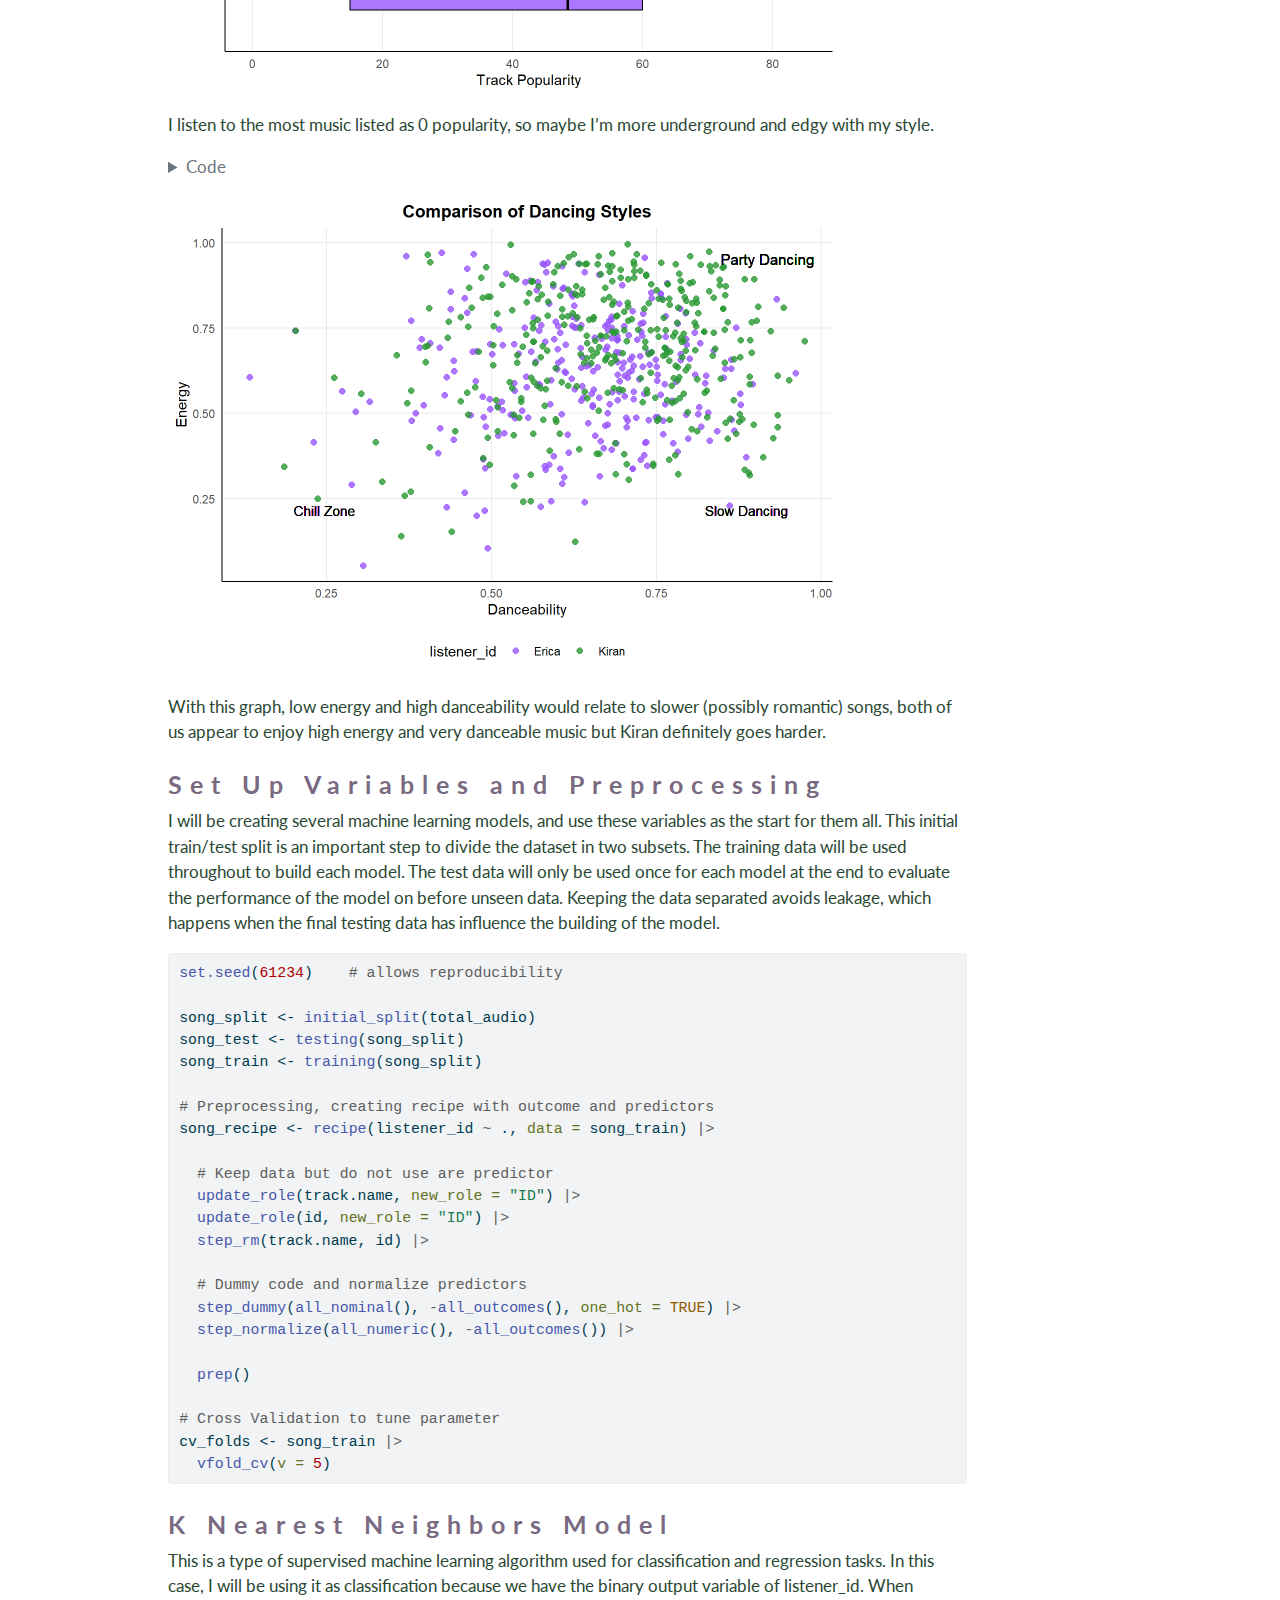
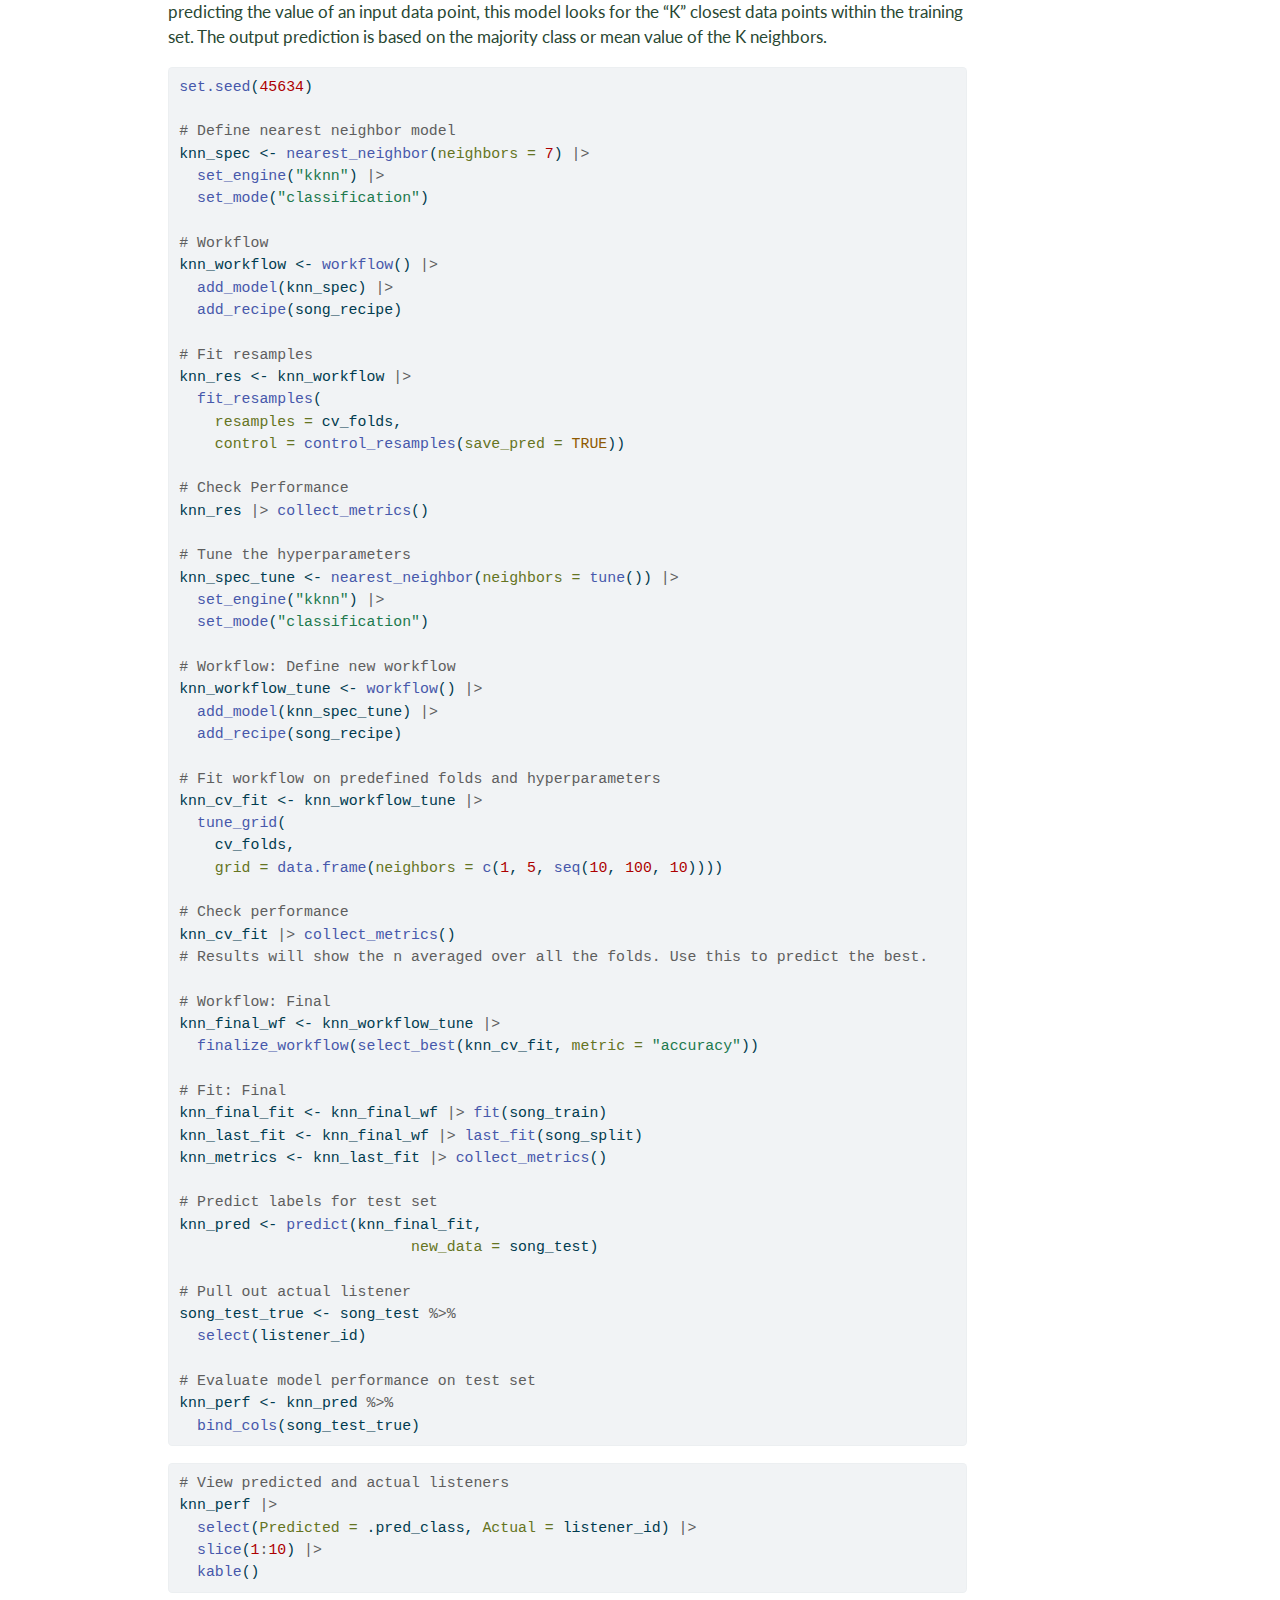
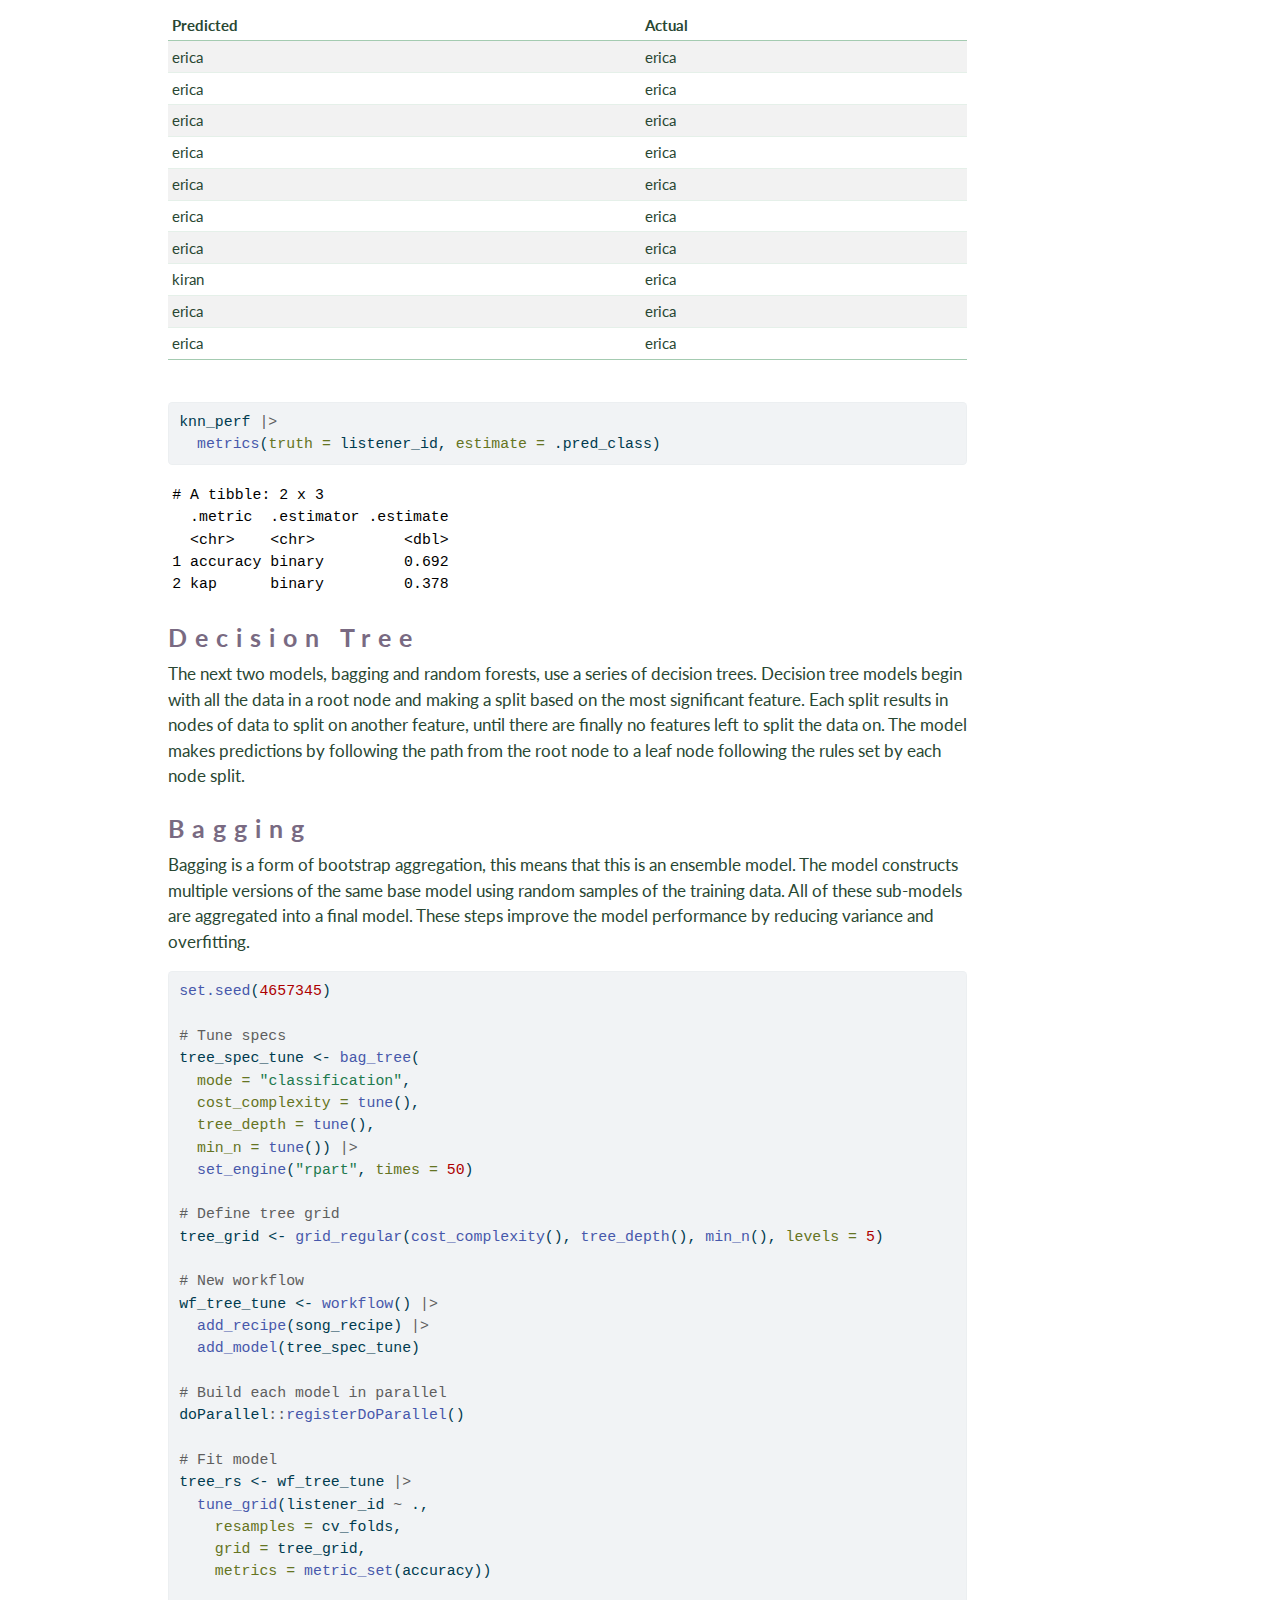
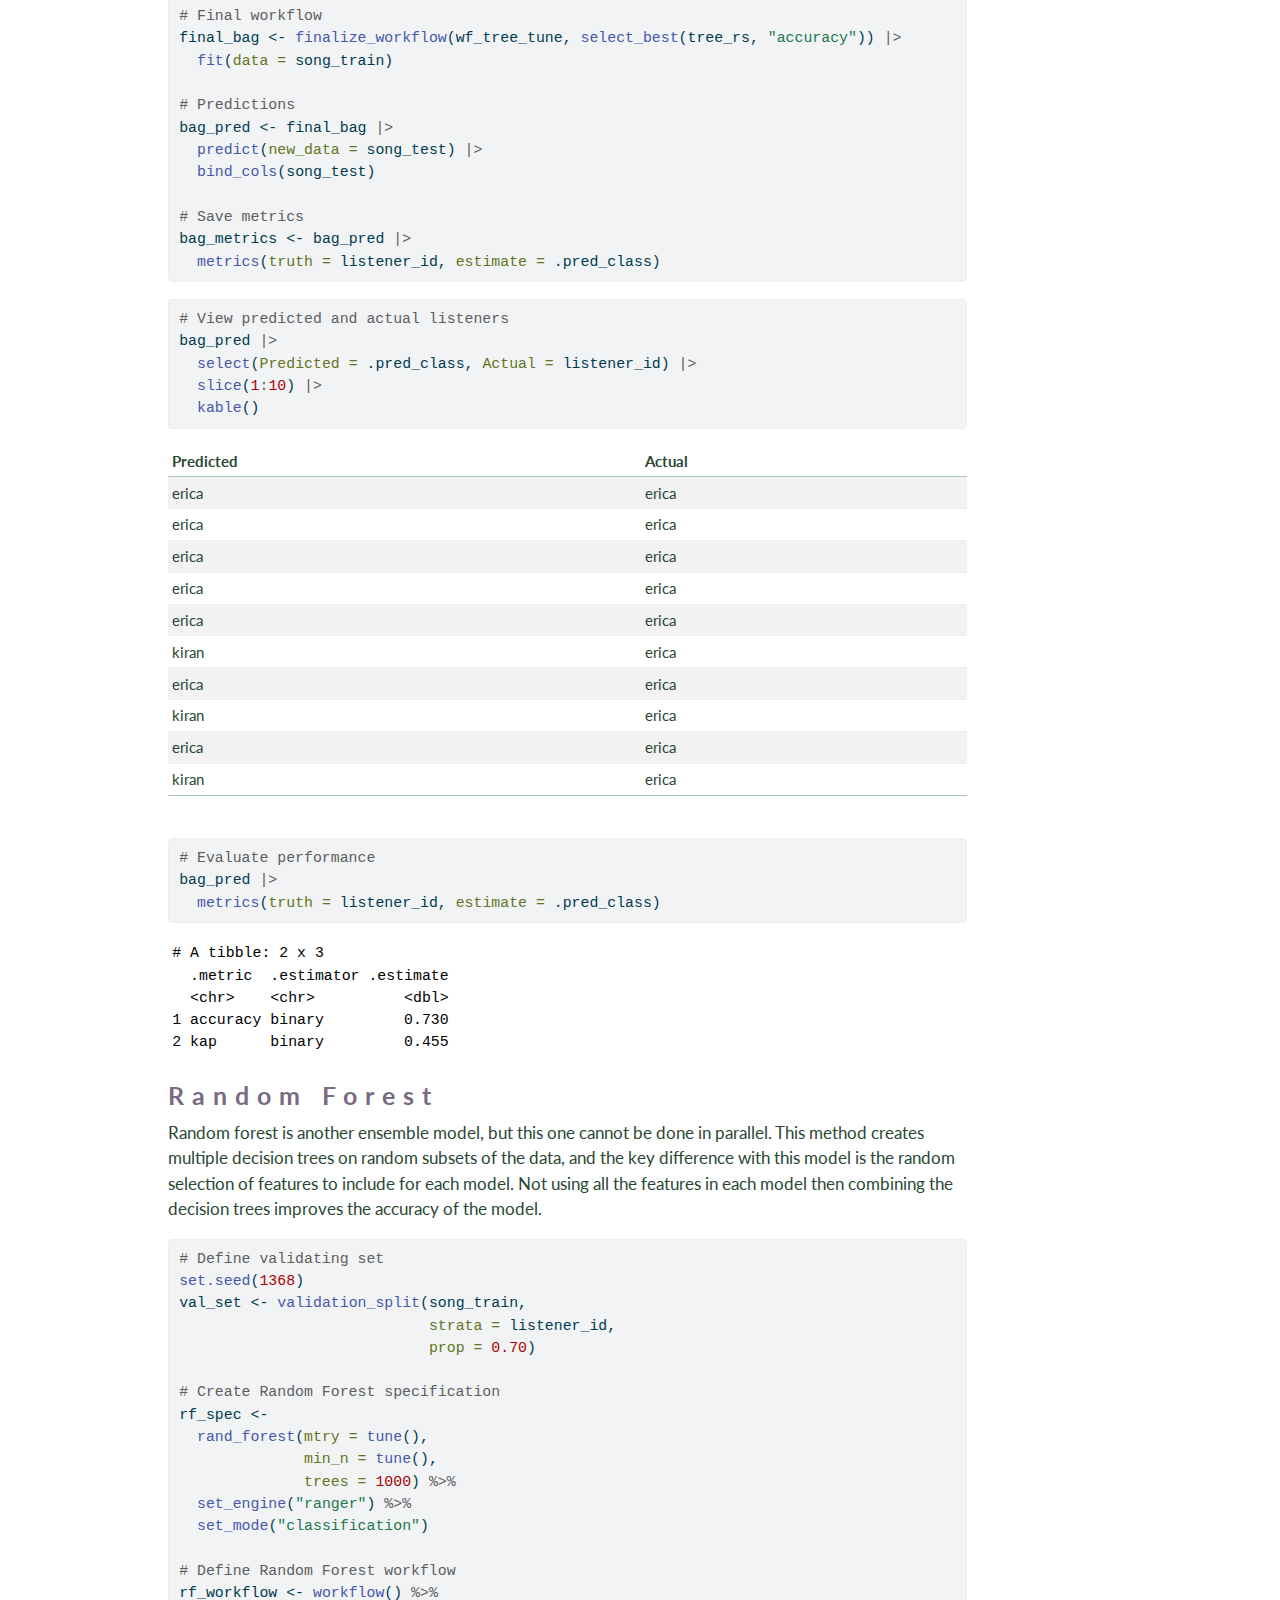
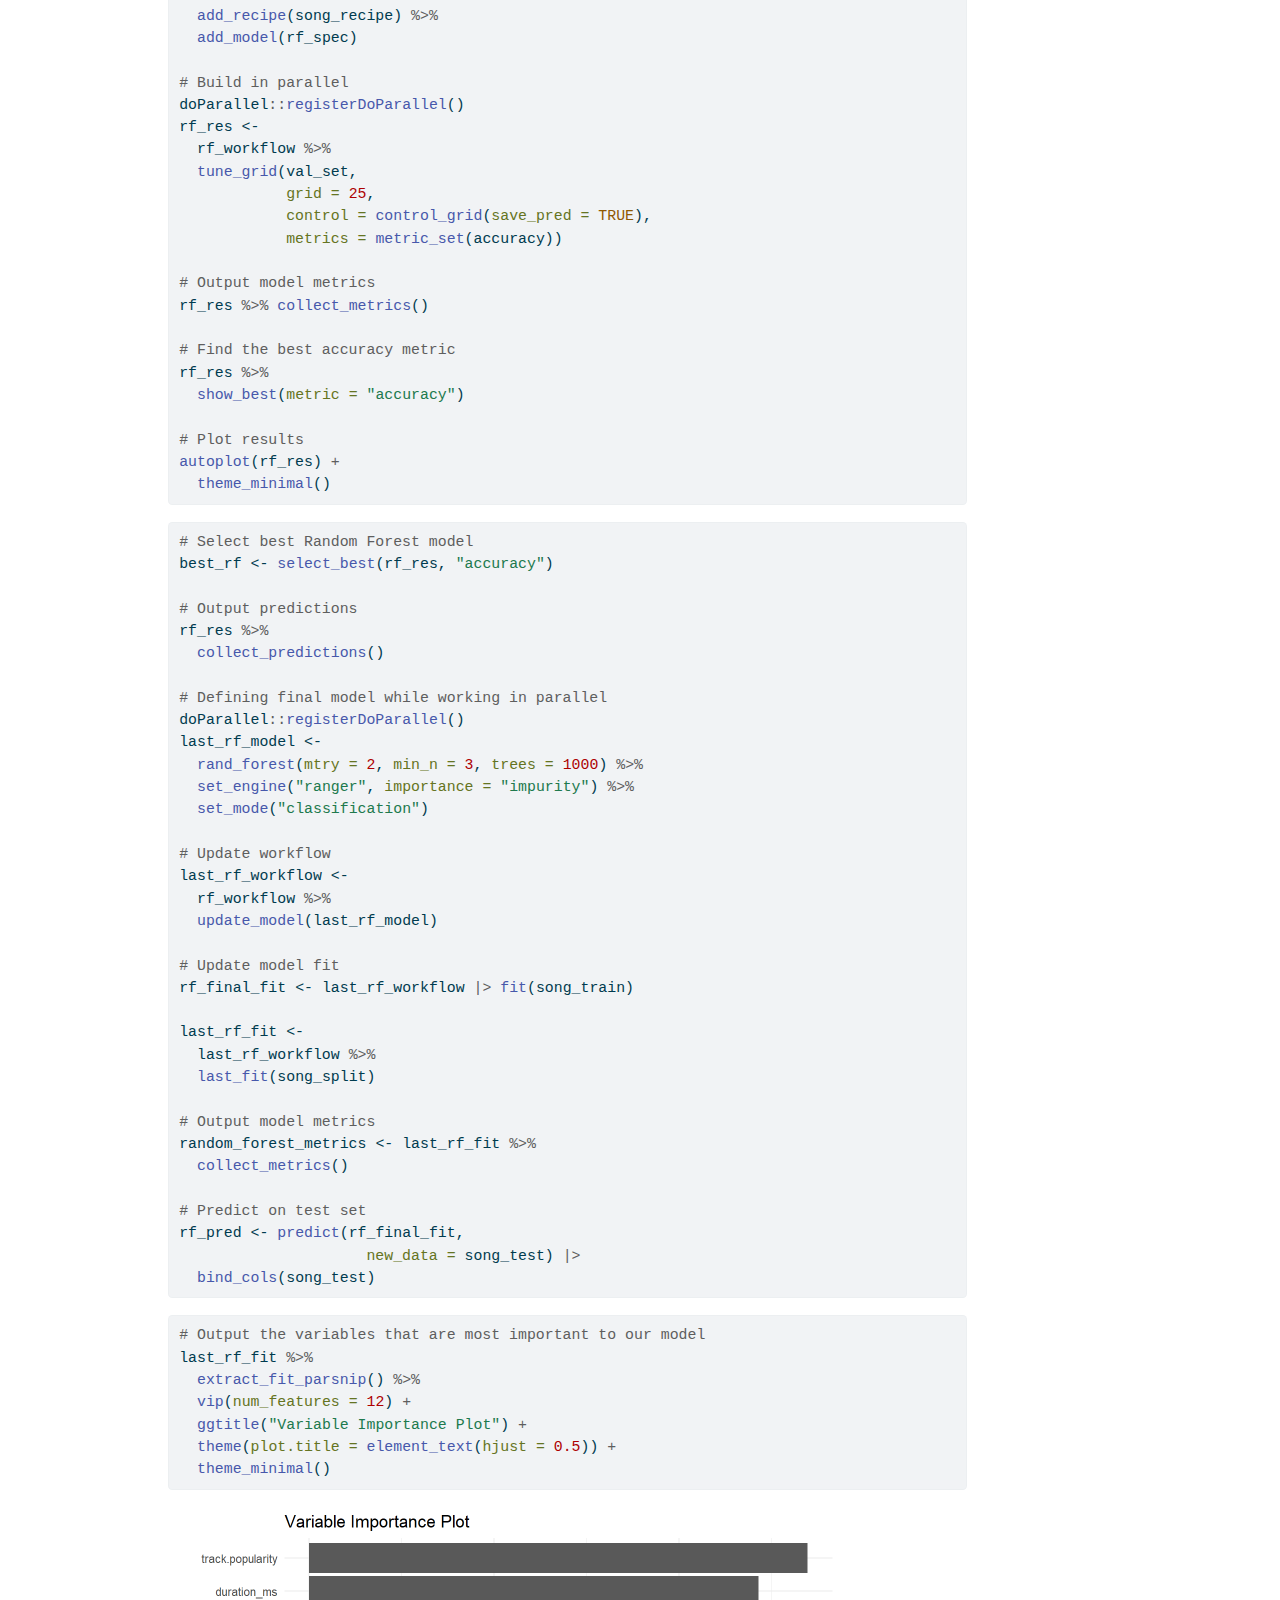
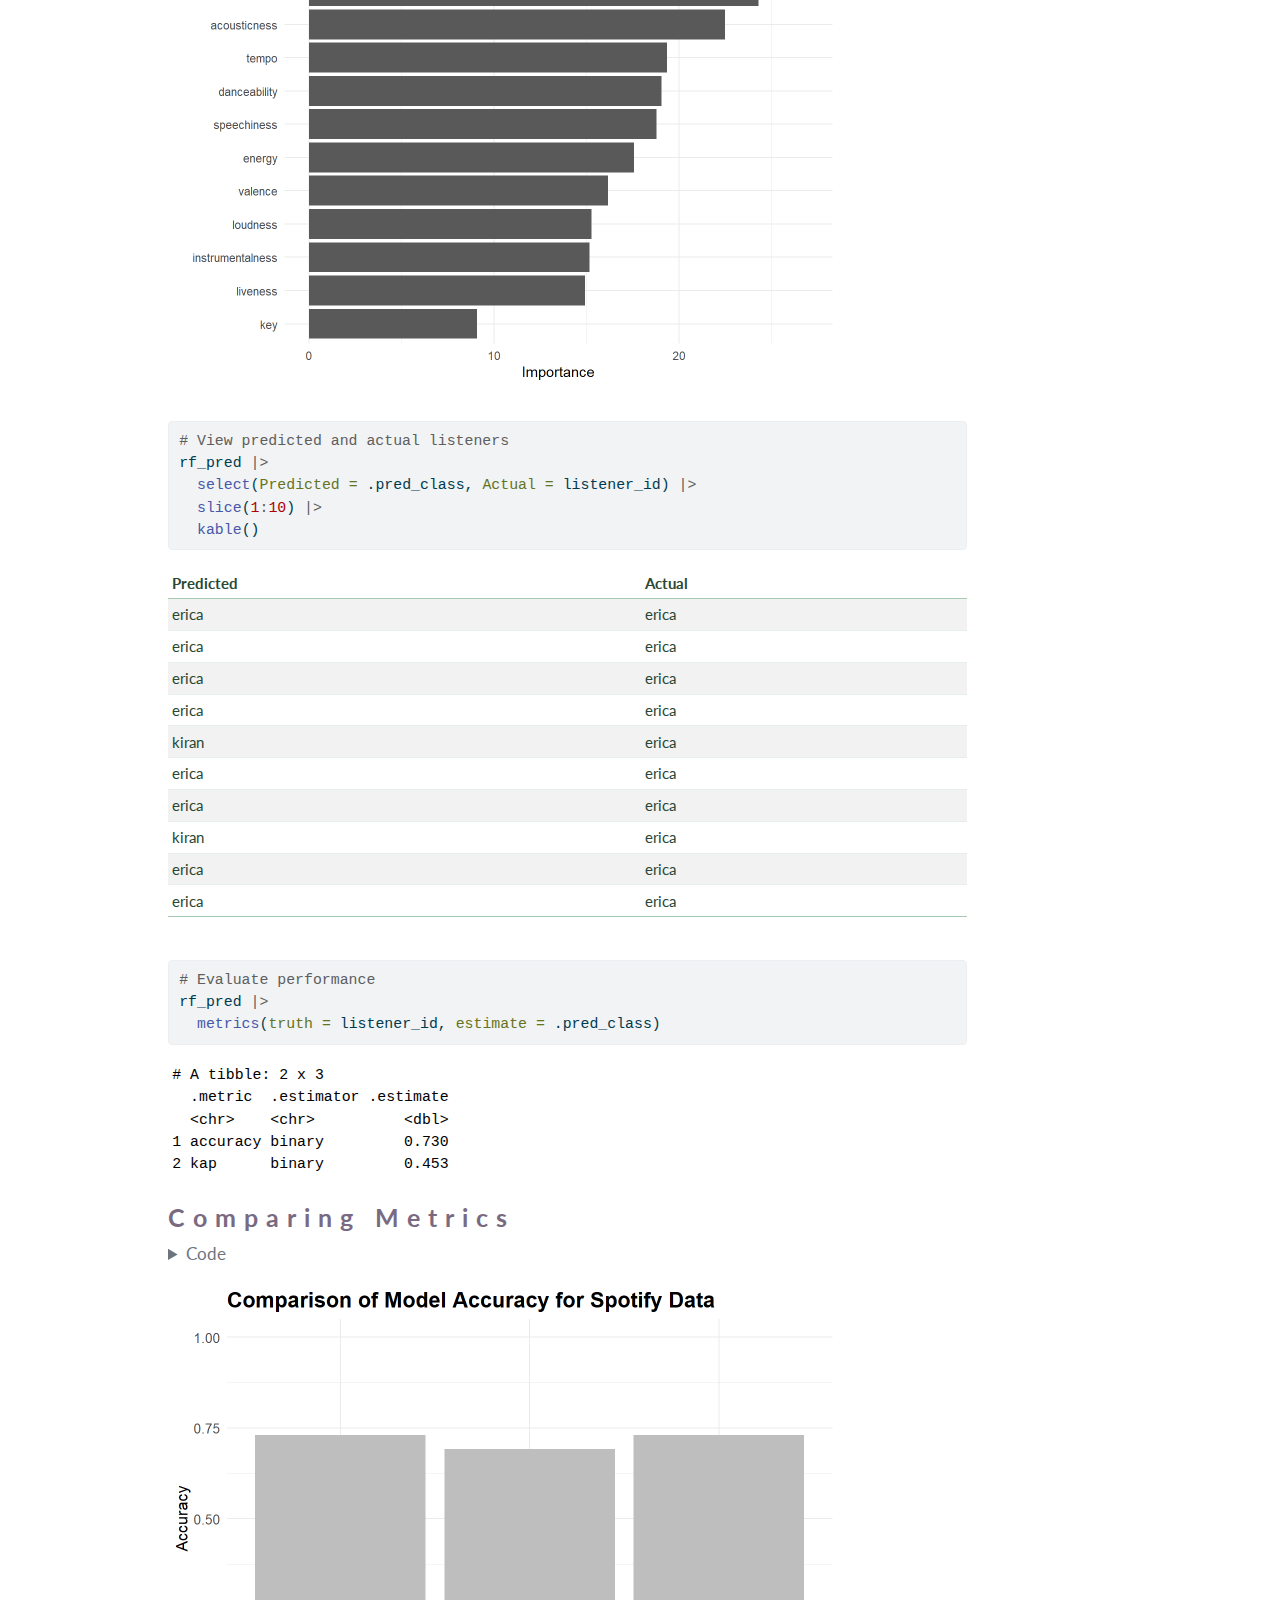
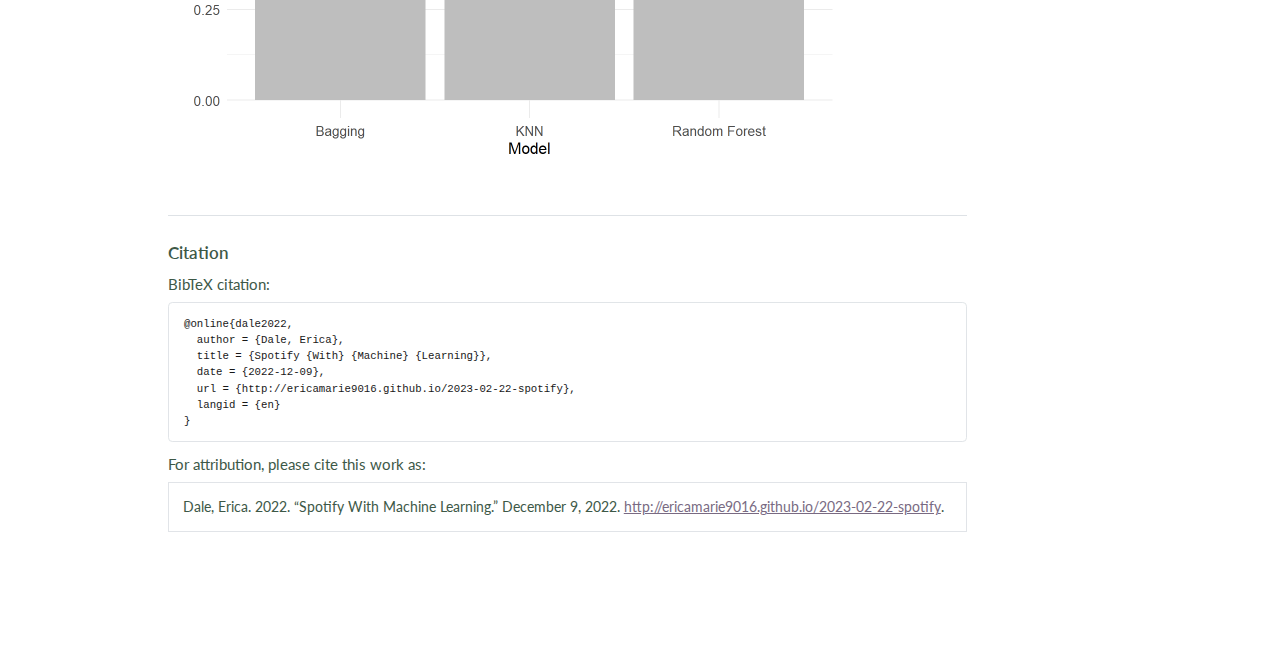
<file: docs/posts/2023-02-22-spotify/index.html>
<!DOCTYPE html>
<html xmlns="http://www.w3.org/1999/xhtml" lang="en" xml:lang="en"><head>

<meta charset="utf-8">
<meta name="generator" content="quarto-1.3.450">

<meta name="viewport" content="width=device-width, initial-scale=1.0, user-scalable=yes">

<meta name="author" content="Erica Dale">
<meta name="dcterms.date" content="2022-12-09">
<meta name="description" content="Exploring Spotify Music with Different Machine Learning Algorithms">

<title>Erica M. Dale - Spotify With Machine Learning</title>
<style>
code{white-space: pre-wrap;}
span.smallcaps{font-variant: small-caps;}
div.columns{display: flex; gap: min(4vw, 1.5em);}
div.column{flex: auto; overflow-x: auto;}
div.hanging-indent{margin-left: 1.5em; text-indent: -1.5em;}
ul.task-list{list-style: none;}
ul.task-list li input[type="checkbox"] {
  width: 0.8em;
  margin: 0 0.8em 0.2em -1em; /* quarto-specific, see https://github.com/quarto-dev/quarto-cli/issues/4556 */ 
  vertical-align: middle;
}
/* CSS for syntax highlighting */
pre > code.sourceCode { white-space: pre; position: relative; }
pre > code.sourceCode > span { display: inline-block; line-height: 1.25; }
pre > code.sourceCode > span:empty { height: 1.2em; }
.sourceCode { overflow: visible; }
code.sourceCode > span { color: inherit; text-decoration: inherit; }
div.sourceCode { margin: 1em 0; }
pre.sourceCode { margin: 0; }
@media screen {
div.sourceCode { overflow: auto; }
}
@media print {
pre > code.sourceCode { white-space: pre-wrap; }
pre > code.sourceCode > span { text-indent: -5em; padding-left: 5em; }
}
pre.numberSource code
  { counter-reset: source-line 0; }
pre.numberSource code > span
  { position: relative; left: -4em; counter-increment: source-line; }
pre.numberSource code > span > a:first-child::before
  { content: counter(source-line);
    position: relative; left: -1em; text-align: right; vertical-align: baseline;
    border: none; display: inline-block;
    -webkit-touch-callout: none; -webkit-user-select: none;
    -khtml-user-select: none; -moz-user-select: none;
    -ms-user-select: none; user-select: none;
    padding: 0 4px; width: 4em;
  }
pre.numberSource { margin-left: 3em;  padding-left: 4px; }
div.sourceCode
  {   }
@media screen {
pre > code.sourceCode > span > a:first-child::before { text-decoration: underline; }
}
</style>


<script src="../../site_libs/quarto-nav/quarto-nav.js"></script>
<script src="../../site_libs/quarto-nav/headroom.min.js"></script>
<script src="../../site_libs/clipboard/clipboard.min.js"></script>
<script src="../../site_libs/quarto-search/autocomplete.umd.js"></script>
<script src="../../site_libs/quarto-search/fuse.min.js"></script>
<script src="../../site_libs/quarto-search/quarto-search.js"></script>
<meta name="quarto:offset" content="../../">
<script src="../../site_libs/quarto-html/quarto.js"></script>
<script src="../../site_libs/quarto-html/popper.min.js"></script>
<script src="../../site_libs/quarto-html/tippy.umd.min.js"></script>
<script src="../../site_libs/quarto-html/anchor.min.js"></script>
<link href="../../site_libs/quarto-html/tippy.css" rel="stylesheet">
<link href="../../site_libs/quarto-html/quarto-syntax-highlighting.css" rel="stylesheet" id="quarto-text-highlighting-styles">
<script src="../../site_libs/bootstrap/bootstrap.min.js"></script>
<link href="../../site_libs/bootstrap/bootstrap-icons.css" rel="stylesheet">
<link href="../../site_libs/bootstrap/bootstrap.min.css" rel="stylesheet" id="quarto-bootstrap" data-mode="light">
<script id="quarto-search-options" type="application/json">{
  "location": "navbar",
  "copy-button": false,
  "collapse-after": 3,
  "panel-placement": "end",
  "type": "overlay",
  "limit": 20,
  "language": {
    "search-no-results-text": "No results",
    "search-matching-documents-text": "matching documents",
    "search-copy-link-title": "Copy link to search",
    "search-hide-matches-text": "Hide additional matches",
    "search-more-match-text": "more match in this document",
    "search-more-matches-text": "more matches in this document",
    "search-clear-button-title": "Clear",
    "search-detached-cancel-button-title": "Cancel",
    "search-submit-button-title": "Submit",
    "search-label": "Search"
  }
}</script>


</head>

<body class="nav-fixed">

<div id="quarto-search-results"></div>
  <header id="quarto-header" class="headroom fixed-top">
    <nav class="navbar navbar-expand-lg navbar-dark ">
      <div class="navbar-container container-fluid">
      <div class="navbar-brand-container">
    <a class="navbar-brand" href="../../index.html">
    <span class="navbar-title">Erica M. Dale</span>
    </a>
  </div>
            <div id="quarto-search" class="" title="Search"></div>
          <button class="navbar-toggler" type="button" data-bs-toggle="collapse" data-bs-target="#navbarCollapse" aria-controls="navbarCollapse" aria-expanded="false" aria-label="Toggle navigation" onclick="if (window.quartoToggleHeadroom) { window.quartoToggleHeadroom(); }">
  <span class="navbar-toggler-icon"></span>
</button>
          <div class="collapse navbar-collapse" id="navbarCollapse">
            <ul class="navbar-nav navbar-nav-scroll me-auto">
  <li class="nav-item">
    <a class="nav-link" href="../../index.html" rel="" target="">
 <span class="menu-text">Home</span></a>
  </li>  
  <li class="nav-item">
    <a class="nav-link" href="../../posts.html" rel="" target="">
 <span class="menu-text">Blog Posts</span></a>
  </li>  
  <li class="nav-item">
    <a class="nav-link" href="../../Erica-Dale-Resume.pdf" rel="" target="">
 <span class="menu-text">Resume</span></a>
  </li>  
  <li class="nav-item">
    <a class="nav-link" href="../../travel.html" rel="" target="">
 <span class="menu-text">Travels</span></a>
  </li>  
</ul>
            <div class="quarto-navbar-tools ms-auto">
</div>
          </div> <!-- /navcollapse -->
      </div> <!-- /container-fluid -->
    </nav>
</header>
<!-- content -->
<header id="title-block-header" class="quarto-title-block default page-columns page-full">
  <div class="quarto-title-banner page-columns page-full">
    <div class="quarto-title column-body">
      <h1 class="title">Spotify With Machine Learning</h1>
                  <div>
        <div class="description">
          Exploring Spotify Music with Different Machine Learning Algorithms
        </div>
      </div>
                          <div class="quarto-categories">
                <div class="quarto-category">MEDS</div>
                <div class="quarto-category">Machine Learning</div>
                <div class="quarto-category">R</div>
                <div class="quarto-category">Spotify</div>
                <div class="quarto-category">Music</div>
                <div class="quarto-category">Tutorial</div>
              </div>
                  </div>
  </div>
    
  <div class="quarto-title-meta-author">
    <div class="quarto-title-meta-heading">Author</div>
    <div class="quarto-title-meta-heading">Affiliation</div>
    
      <div class="quarto-title-meta-contents">
      <p class="author"><a href="http://ericamarie9016.githubt.io">Erica Dale</a> </p>
    </div>
      <div class="quarto-title-meta-contents">
          <p class="affiliation">
              <a href="http://ucsb-meds.github.io">
              MEDS
              </a>
            </p>
        </div>
      </div>

  <div class="quarto-title-meta">

        
      <div>
      <div class="quarto-title-meta-heading">Published</div>
      <div class="quarto-title-meta-contents">
        <p class="date">December 9, 2022</p>
      </div>
    </div>
    
      
    </div>
    
  
  </header><div id="quarto-content" class="quarto-container page-columns page-rows-contents page-layout-article page-navbar">
<!-- sidebar -->
<!-- margin-sidebar -->
    <div id="quarto-margin-sidebar" class="sidebar margin-sidebar">
        <nav id="TOC" role="doc-toc" class="toc-active">
    <h2 id="toc-title">On this page</h2>
   
  <ul>
  <li><a href="#introduction" id="toc-introduction" class="nav-link active" data-scroll-target="#introduction">Introduction</a>
  <ul class="collapse">
  <li><a href="#access-the-spotify-api" id="toc-access-the-spotify-api" class="nav-link" data-scroll-target="#access-the-spotify-api">Access the Spotify API</a></li>
  <li><a href="#data-exploration" id="toc-data-exploration" class="nav-link" data-scroll-target="#data-exploration">Data Exploration!</a></li>
  <li><a href="#set-up-variables-and-preprocessing" id="toc-set-up-variables-and-preprocessing" class="nav-link" data-scroll-target="#set-up-variables-and-preprocessing">Set Up Variables and Preprocessing</a></li>
  <li><a href="#k-nearest-neighbors-model" id="toc-k-nearest-neighbors-model" class="nav-link" data-scroll-target="#k-nearest-neighbors-model">K Nearest Neighbors Model</a></li>
  <li><a href="#decision-tree" id="toc-decision-tree" class="nav-link" data-scroll-target="#decision-tree">Decision Tree</a></li>
  <li><a href="#bagging" id="toc-bagging" class="nav-link" data-scroll-target="#bagging">Bagging</a></li>
  <li><a href="#random-forest" id="toc-random-forest" class="nav-link" data-scroll-target="#random-forest">Random Forest</a></li>
  <li><a href="#comparing-metrics" id="toc-comparing-metrics" class="nav-link" data-scroll-target="#comparing-metrics">Comparing Metrics</a></li>
  </ul></li>
  </ul>
</nav>
    </div>
<!-- main -->
<main class="content quarto-banner-title-block" id="quarto-document-content">




<section id="introduction" class="level2">
<h2 class="anchored" data-anchor-id="introduction">Introduction</h2>
<p>This fun project will use my personal Spotify music, along with my friend Kiran’s, with the goal to build several machine learning algorithms that will determine whose music library a song belongs to. I will explore several candidate models (k nearest neighbors, bagging, and random forest) to predict this binary outcome. To begin, the code to access your own Spotify account is included!</p>
<div class="cell">
<div class="sourceCode cell-code" id="cb1"><pre class="sourceCode r code-with-copy"><code class="sourceCode r"><span id="cb1-1"><a href="#cb1-1" aria-hidden="true" tabindex="-1"></a><span class="fu">library</span>(spotifyr)         <span class="co"># Spotify API interaction</span></span>
<span id="cb1-2"><a href="#cb1-2" aria-hidden="true" tabindex="-1"></a><span class="fu">library</span>(here)             <span class="co"># Set file location</span></span>
<span id="cb1-3"><a href="#cb1-3" aria-hidden="true" tabindex="-1"></a><span class="fu">library</span>(knitr)            <span class="co"># Creates nice tables</span></span>
<span id="cb1-4"><a href="#cb1-4" aria-hidden="true" tabindex="-1"></a><span class="fu">library</span>(tidyverse)        <span class="co"># Data manipulation and visualization</span></span>
<span id="cb1-5"><a href="#cb1-5" aria-hidden="true" tabindex="-1"></a><span class="fu">library</span>(tidymodels)       <span class="co"># Building machine learning models</span></span>
<span id="cb1-6"><a href="#cb1-6" aria-hidden="true" tabindex="-1"></a><span class="fu">library</span>(rsample)          <span class="co"># Prepocessing datasets for machine learning</span></span>
<span id="cb1-7"><a href="#cb1-7" aria-hidden="true" tabindex="-1"></a><span class="fu">library</span>(readr)            <span class="co"># Reads structured data files</span></span>
<span id="cb1-8"><a href="#cb1-8" aria-hidden="true" tabindex="-1"></a><span class="fu">library</span>(dplyr)            <span class="co"># Data manipulation and transformation</span></span>
<span id="cb1-9"><a href="#cb1-9" aria-hidden="true" tabindex="-1"></a><span class="fu">library</span>(ggplot2)          <span class="co"># Visualizations and plots</span></span>
<span id="cb1-10"><a href="#cb1-10" aria-hidden="true" tabindex="-1"></a><span class="fu">library</span>(rpart)            <span class="co"># Decision tree algorithms</span></span>
<span id="cb1-11"><a href="#cb1-11" aria-hidden="true" tabindex="-1"></a><span class="fu">library</span>(caret)            <span class="co"># Tools for machine learning models</span></span>
<span id="cb1-12"><a href="#cb1-12" aria-hidden="true" tabindex="-1"></a><span class="fu">library</span>(rpart.plot)       <span class="co"># Visualization of decision trees</span></span>
<span id="cb1-13"><a href="#cb1-13" aria-hidden="true" tabindex="-1"></a><span class="fu">library</span>(vip)              <span class="co"># Computes variable importance</span></span>
<span id="cb1-14"><a href="#cb1-14" aria-hidden="true" tabindex="-1"></a><span class="fu">library</span>(pdp)              <span class="co"># Visualization of partial dependence plots</span></span>
<span id="cb1-15"><a href="#cb1-15" aria-hidden="true" tabindex="-1"></a><span class="fu">library</span>(parsnip)          <span class="co"># Creating and tuning machine learning models</span></span>
<span id="cb1-16"><a href="#cb1-16" aria-hidden="true" tabindex="-1"></a><span class="fu">library</span>(ipred)            <span class="co"># Bagging and bootstrapping for ensemble models</span></span>
<span id="cb1-17"><a href="#cb1-17" aria-hidden="true" tabindex="-1"></a><span class="fu">library</span>(baguette)         <span class="co"># Building deep learning models</span></span></code><button title="Copy to Clipboard" class="code-copy-button"><i class="bi"></i></button></pre></div>
</div>
<section id="access-the-spotify-api" class="level3">
<h3 class="anchored" data-anchor-id="access-the-spotify-api">Access the Spotify API</h3>
<p>To access the Spotify API, follow the link to Spotify For Developers (https://developer.spotify.com/) and follow these instructions:</p>
<ul>
<li><p>Select “Create a Client ID”</p></li>
<li><p>Fill out form to create an app</p></li>
<li><p>On dashboard page, click new app</p></li>
<li><p>App’s dashboard page will have Client ID</p></li>
<li><p>Click “Show Client Secret”</p></li>
<li><p>Use the below code with your client ID and Client Secret in R!</p></li>
</ul>
<div class="cell">
<div class="sourceCode cell-code" id="cb2"><pre class="sourceCode r code-with-copy"><code class="sourceCode r"><span id="cb2-1"><a href="#cb2-1" aria-hidden="true" tabindex="-1"></a><span class="fu">Sys.setenv</span>(<span class="at">SPOTIFY_CLIENT_ID =</span> <span class="st">'your_token'</span>)</span>
<span id="cb2-2"><a href="#cb2-2" aria-hidden="true" tabindex="-1"></a><span class="fu">Sys.setenv</span>(<span class="at">SPOTIFY_CLIENT_SECRET =</span> <span class="st">'your_token'</span>)</span>
<span id="cb2-3"><a href="#cb2-3" aria-hidden="true" tabindex="-1"></a> </span>
<span id="cb2-4"><a href="#cb2-4" aria-hidden="true" tabindex="-1"></a>access_token <span class="ot">&lt;-</span> <span class="fu">get_spotify_access_token</span>(</span>
<span id="cb2-5"><a href="#cb2-5" aria-hidden="true" tabindex="-1"></a>   <span class="at">client_id =</span> <span class="fu">Sys.getenv</span>(<span class="st">"SPOTIFY_CLIENT_ID"</span>),</span>
<span id="cb2-6"><a href="#cb2-6" aria-hidden="true" tabindex="-1"></a>   <span class="at">client_secret =</span> <span class="fu">Sys.getenv</span>(<span class="st">"SPOTIFY_CLIENT_SECRET"</span>)</span>
<span id="cb2-7"><a href="#cb2-7" aria-hidden="true" tabindex="-1"></a>)</span></code><button title="Copy to Clipboard" class="code-copy-button"><i class="bi"></i></button></pre></div>
</div>
<p>I downloaded my liked songs, but the built-in function with the {spotifyr} package has a limit to download only 20 songs at a time. Below I wrote a loop to continue adding all of my liked songs into a dataframe.</p>
<div class="cell">
<div class="sourceCode cell-code" id="cb3"><pre class="sourceCode r code-with-copy"><code class="sourceCode r"><span id="cb3-1"><a href="#cb3-1" aria-hidden="true" tabindex="-1"></a>songs_data <span class="ot">&lt;-</span> <span class="fu">data.frame</span>()     <span class="co"># create base empty data frame</span></span>
<span id="cb3-2"><a href="#cb3-2" aria-hidden="true" tabindex="-1"></a>offset <span class="ot">&lt;-</span> <span class="dv">0</span>                    <span class="co"># starting point for spotify function offset</span></span>
<span id="cb3-3"><a href="#cb3-3" aria-hidden="true" tabindex="-1"></a>limit <span class="ot">&lt;-</span> <span class="dv">20</span>                    <span class="co"># maximum download at a time</span></span>
<span id="cb3-4"><a href="#cb3-4" aria-hidden="true" tabindex="-1"></a></span>
<span id="cb3-5"><a href="#cb3-5" aria-hidden="true" tabindex="-1"></a><span class="cf">while</span>(<span class="cn">TRUE</span>) {                  <span class="co"># loop through all liked songs</span></span>
<span id="cb3-6"><a href="#cb3-6" aria-hidden="true" tabindex="-1"></a></span>
<span id="cb3-7"><a href="#cb3-7" aria-hidden="true" tabindex="-1"></a>  tracks <span class="ot">&lt;-</span> <span class="fu">get_my_saved_tracks</span>(<span class="at">limit =</span> limit, <span class="at">offset =</span> offset)</span>
<span id="cb3-8"><a href="#cb3-8" aria-hidden="true" tabindex="-1"></a>  </span>
<span id="cb3-9"><a href="#cb3-9" aria-hidden="true" tabindex="-1"></a>  <span class="cf">if</span>(<span class="fu">length</span>(tracks) <span class="sc">==</span> <span class="dv">0</span>) {    <span class="co"># setting when to stop the loop</span></span>
<span id="cb3-10"><a href="#cb3-10" aria-hidden="true" tabindex="-1"></a>    <span class="cf">break</span></span>
<span id="cb3-11"><a href="#cb3-11" aria-hidden="true" tabindex="-1"></a>  }</span>
<span id="cb3-12"><a href="#cb3-12" aria-hidden="true" tabindex="-1"></a>  </span>
<span id="cb3-13"><a href="#cb3-13" aria-hidden="true" tabindex="-1"></a>  <span class="co"># add tracks into previously created dataframe</span></span>
<span id="cb3-14"><a href="#cb3-14" aria-hidden="true" tabindex="-1"></a>  songs_data <span class="ot">&lt;-</span> <span class="fu">rbind</span>(songs_data, tracks)  </span>
<span id="cb3-15"><a href="#cb3-15" aria-hidden="true" tabindex="-1"></a>  </span>
<span id="cb3-16"><a href="#cb3-16" aria-hidden="true" tabindex="-1"></a>  offset <span class="ot">&lt;-</span> offset <span class="sc">+</span> limit     <span class="co"># reset the loop to start at the next 20</span></span>
<span id="cb3-17"><a href="#cb3-17" aria-hidden="true" tabindex="-1"></a></span>
<span id="cb3-18"><a href="#cb3-18" aria-hidden="true" tabindex="-1"></a>}</span></code><button title="Copy to Clipboard" class="code-copy-button"><i class="bi"></i></button></pre></div>
</div>
<p>There are other functions to play with inside this {spotifyr} package! I will not be exploring these further in this blog post.</p>
<div class="cell">
<div class="sourceCode cell-code" id="cb4"><pre class="sourceCode r code-with-copy"><code class="sourceCode r"><span id="cb4-1"><a href="#cb4-1" aria-hidden="true" tabindex="-1"></a>bearicas_recent <span class="ot">&lt;-</span> <span class="fu">get_my_recently_played</span>()</span>
<span id="cb4-2"><a href="#cb4-2" aria-hidden="true" tabindex="-1"></a>bearicas_top <span class="ot">&lt;-</span> <span class="fu">get_my_top_artists_or_tracks</span>()</span>
<span id="cb4-3"><a href="#cb4-3" aria-hidden="true" tabindex="-1"></a><span class="fu">unique</span>(bearicas_top<span class="sc">$</span>genres)</span></code><button title="Copy to Clipboard" class="code-copy-button"><i class="bi"></i></button></pre></div>
</div>
<p>This initial data downloaded is not very exciting to play with. This data frame is mostly important to pull out the song ID column, and use that to connect back with Spotify’s API for downloading the specific audio features for each song. This function has a maximum download of 100 rows at a time so I created another loop below to download all the related audio features and bind the columns to the initial dataframe.</p>
<div class="cell">
<div class="sourceCode cell-code" id="cb5"><pre class="sourceCode r code-with-copy"><code class="sourceCode r"><span id="cb5-1"><a href="#cb5-1" aria-hidden="true" tabindex="-1"></a>audio_features <span class="ot">&lt;-</span> <span class="fu">data.frame</span>()        <span class="co"># create base empty data frame</span></span>
<span id="cb5-2"><a href="#cb5-2" aria-hidden="true" tabindex="-1"></a></span>
<span id="cb5-3"><a href="#cb5-3" aria-hidden="true" tabindex="-1"></a><span class="cf">for</span>(i <span class="cf">in</span> <span class="fu">seq</span>(<span class="at">from =</span> <span class="dv">1</span>, <span class="at">to =</span> <span class="fu">nrow</span>(songs_data), <span class="at">by =</span> <span class="dv">100</span>)) { </span>
<span id="cb5-4"><a href="#cb5-4" aria-hidden="true" tabindex="-1"></a>  </span>
<span id="cb5-5"><a href="#cb5-5" aria-hidden="true" tabindex="-1"></a>  <span class="cf">if</span> (i <span class="sc">&gt;</span> <span class="fu">nrow</span>(songs_data)) {         <span class="co"># setting when to stop the loop</span></span>
<span id="cb5-6"><a href="#cb5-6" aria-hidden="true" tabindex="-1"></a>    <span class="cf">break</span></span>
<span id="cb5-7"><a href="#cb5-7" aria-hidden="true" tabindex="-1"></a>  }</span>
<span id="cb5-8"><a href="#cb5-8" aria-hidden="true" tabindex="-1"></a>  </span>
<span id="cb5-9"><a href="#cb5-9" aria-hidden="true" tabindex="-1"></a>  row_index <span class="ot">&lt;-</span> i<span class="sc">:</span>(i <span class="sc">+</span> <span class="dv">99</span>)             <span class="co"># collect 100 rows starting from i</span></span>
<span id="cb5-10"><a href="#cb5-10" aria-hidden="true" tabindex="-1"></a>  </span>
<span id="cb5-11"><a href="#cb5-11" aria-hidden="true" tabindex="-1"></a>  <span class="co"># pull out features for set rows</span></span>
<span id="cb5-12"><a href="#cb5-12" aria-hidden="true" tabindex="-1"></a>  audio <span class="ot">&lt;-</span> <span class="fu">get_track_audio_features</span>(songs_data<span class="sc">$</span>track.id[row_index])</span>
<span id="cb5-13"><a href="#cb5-13" aria-hidden="true" tabindex="-1"></a>  </span>
<span id="cb5-14"><a href="#cb5-14" aria-hidden="true" tabindex="-1"></a>  <span class="co"># add features to dataframe</span></span>
<span id="cb5-15"><a href="#cb5-15" aria-hidden="true" tabindex="-1"></a>  audio_features <span class="ot">&lt;-</span> <span class="fu">rbind</span>(audio_features, audio)</span>
<span id="cb5-16"><a href="#cb5-16" aria-hidden="true" tabindex="-1"></a>}</span>
<span id="cb5-17"><a href="#cb5-17" aria-hidden="true" tabindex="-1"></a></span>
<span id="cb5-18"><a href="#cb5-18" aria-hidden="true" tabindex="-1"></a><span class="co"># will read in by 100, so may have NA's from the last loop</span></span>
<span id="cb5-19"><a href="#cb5-19" aria-hidden="true" tabindex="-1"></a>audio_features <span class="ot">&lt;-</span> <span class="fu">drop_na</span>(audio_features)</span>
<span id="cb5-20"><a href="#cb5-20" aria-hidden="true" tabindex="-1"></a></span>
<span id="cb5-21"><a href="#cb5-21" aria-hidden="true" tabindex="-1"></a><span class="co"># create data frame with songs and fun features!</span></span>
<span id="cb5-22"><a href="#cb5-22" aria-hidden="true" tabindex="-1"></a>ericas_audio <span class="ot">&lt;-</span> <span class="fu">cbind</span>(audio_features, </span>
<span id="cb5-23"><a href="#cb5-23" aria-hidden="true" tabindex="-1"></a>                      <span class="at">track.name =</span> songs_data<span class="sc">$</span>track.name,</span>
<span id="cb5-24"><a href="#cb5-24" aria-hidden="true" tabindex="-1"></a>                      <span class="at">track.popularity =</span> songs_data<span class="sc">$</span>track.popularity) <span class="sc">|&gt;</span> </span>
<span id="cb5-25"><a href="#cb5-25" aria-hidden="true" tabindex="-1"></a>  <span class="fu">select</span>(<span class="sc">-</span><span class="fu">c</span>(uri, track_href, analysis_url, type))     <span class="co"># remove rows</span></span>
<span id="cb5-26"><a href="#cb5-26" aria-hidden="true" tabindex="-1"></a>  </span>
<span id="cb5-27"><a href="#cb5-27" aria-hidden="true" tabindex="-1"></a><span class="co"># save as csv to share</span></span>
<span id="cb5-28"><a href="#cb5-28" aria-hidden="true" tabindex="-1"></a><span class="fu">write_csv</span>(ericas_audio, <span class="st">"ericas_audio.csv"</span>)</span></code><button title="Copy to Clipboard" class="code-copy-button"><i class="bi"></i></button></pre></div>
</div>
<p>My friend Kiran and I swapped data, which I will use to create a series of machine learning models to compare our music tastes. The goal is to create a model that can predict, using the audio features whose playlist it is from. I will go through four different types of models and at the end compare the metrics of each to decide which was most effective! The outcome variable will be the binary option of Kiran or Erica, set as listener_id.</p>
<div class="cell">
<div class="sourceCode cell-code" id="cb6"><pre class="sourceCode r code-with-copy"><code class="sourceCode r"><span id="cb6-1"><a href="#cb6-1" aria-hidden="true" tabindex="-1"></a>ericas_audio <span class="ot">&lt;-</span> ericas_audio <span class="sc">|&gt;</span> </span>
<span id="cb6-2"><a href="#cb6-2" aria-hidden="true" tabindex="-1"></a>  <span class="fu">mutate</span>(<span class="at">listener_id =</span> <span class="st">"erica"</span>)</span>
<span id="cb6-3"><a href="#cb6-3" aria-hidden="true" tabindex="-1"></a></span>
<span id="cb6-4"><a href="#cb6-4" aria-hidden="true" tabindex="-1"></a>kirans_audio <span class="ot">&lt;-</span> <span class="fu">read_csv</span>(<span class="st">"kiran_audio.csv"</span>) <span class="sc">|&gt;</span>  <span class="co"># get partner's data as csv</span></span>
<span id="cb6-5"><a href="#cb6-5" aria-hidden="true" tabindex="-1"></a>  <span class="fu">mutate</span>(<span class="at">listener_id =</span> <span class="st">"kiran"</span>)</span>
<span id="cb6-6"><a href="#cb6-6" aria-hidden="true" tabindex="-1"></a></span>
<span id="cb6-7"><a href="#cb6-7" aria-hidden="true" tabindex="-1"></a><span class="co"># combine datasets</span></span>
<span id="cb6-8"><a href="#cb6-8" aria-hidden="true" tabindex="-1"></a>total_audio <span class="ot">&lt;-</span> <span class="fu">rbind</span>(ericas_audio, kirans_audio) <span class="sc">|&gt;</span> </span>
<span id="cb6-9"><a href="#cb6-9" aria-hidden="true" tabindex="-1"></a>  <span class="fu">mutate</span>(<span class="at">listener_id =</span> <span class="fu">as.factor</span>(listener_id))</span>
<span id="cb6-10"><a href="#cb6-10" aria-hidden="true" tabindex="-1"></a><span class="fu">write_csv</span>(total_audio, <span class="st">"total_audio.csv"</span>)</span></code><button title="Copy to Clipboard" class="code-copy-button"><i class="bi"></i></button></pre></div>
</div>
<p>All of these previous steps culminate to this total_audio.csv file that I have previously saved and set aside, since I did not want to share my private Spotify information at the beginning.</p>
<div class="cell">
<div class="sourceCode cell-code" id="cb7"><pre class="sourceCode r code-with-copy"><code class="sourceCode r"><span id="cb7-1"><a href="#cb7-1" aria-hidden="true" tabindex="-1"></a>total_audio <span class="ot">&lt;-</span> <span class="fu">read_csv</span>(<span class="fu">here</span>(<span class="st">"posts"</span>, <span class="st">"2023-02-22-spotify"</span>, <span class="st">"total_audio.csv"</span>)) <span class="sc">|&gt;</span> </span>
<span id="cb7-2"><a href="#cb7-2" aria-hidden="true" tabindex="-1"></a>    <span class="fu">mutate</span>(<span class="at">listener_id =</span> <span class="fu">as.factor</span>(listener_id))</span></code><button title="Copy to Clipboard" class="code-copy-button"><i class="bi"></i></button></pre></div>
</div>
</section>
<section id="data-exploration" class="level3">
<h3 class="anchored" data-anchor-id="data-exploration">Data Exploration!</h3>
<div class="cell">
<details>
<summary>Code</summary>
<div class="sourceCode cell-code" id="cb8"><pre class="sourceCode r code-with-copy"><code class="sourceCode r"><span id="cb8-1"><a href="#cb8-1" aria-hidden="true" tabindex="-1"></a>total_audio <span class="sc">%&gt;%</span></span>
<span id="cb8-2"><a href="#cb8-2" aria-hidden="true" tabindex="-1"></a>  <span class="fu">arrange</span>(<span class="fu">desc</span>(instrumentalness)) <span class="sc">|&gt;</span> </span>
<span id="cb8-3"><a href="#cb8-3" aria-hidden="true" tabindex="-1"></a>  <span class="fu">select</span>(instrumentalness, track.name, track.popularity, listener_id) <span class="sc">|&gt;</span> </span>
<span id="cb8-4"><a href="#cb8-4" aria-hidden="true" tabindex="-1"></a>  <span class="fu">rename</span>(<span class="st">'track name'</span> <span class="ot">=</span> track.name,</span>
<span id="cb8-5"><a href="#cb8-5" aria-hidden="true" tabindex="-1"></a>         <span class="st">'track popularity'</span> <span class="ot">=</span> track.popularity,</span>
<span id="cb8-6"><a href="#cb8-6" aria-hidden="true" tabindex="-1"></a>         <span class="st">'listener'</span> <span class="ot">=</span> listener_id) <span class="sc">|&gt;</span> </span>
<span id="cb8-7"><a href="#cb8-7" aria-hidden="true" tabindex="-1"></a>  <span class="fu">head</span>(<span class="dv">6</span>) <span class="sc">|&gt;</span> </span>
<span id="cb8-8"><a href="#cb8-8" aria-hidden="true" tabindex="-1"></a>  <span class="fu">kable</span>()</span></code><button title="Copy to Clipboard" class="code-copy-button"><i class="bi"></i></button></pre></div>
</details>
<div class="cell-output-display">
<table class="table table-sm table-striped small">
<colgroup>
<col style="width: 24%">
<col style="width: 37%">
<col style="width: 24%">
<col style="width: 13%">
</colgroup>
<thead>
<tr class="header">
<th style="text-align: right;">instrumentalness</th>
<th style="text-align: left;">track name</th>
<th style="text-align: right;">track popularity</th>
<th style="text-align: left;">listener</th>
</tr>
</thead>
<tbody>
<tr class="odd">
<td style="text-align: right;">0.971</td>
<td style="text-align: left;">Slow Blues - Instrumental</td>
<td style="text-align: right;">38</td>
<td style="text-align: left;">kiran</td>
</tr>
<tr class="even">
<td style="text-align: right;">0.946</td>
<td style="text-align: left;">Orange</td>
<td style="text-align: right;">42</td>
<td style="text-align: left;">kiran</td>
</tr>
<tr class="odd">
<td style="text-align: right;">0.935</td>
<td style="text-align: left;">Ylang Ylang</td>
<td style="text-align: right;">61</td>
<td style="text-align: left;">kiran</td>
</tr>
<tr class="even">
<td style="text-align: right;">0.924</td>
<td style="text-align: left;">Atlas</td>
<td style="text-align: right;">46</td>
<td style="text-align: left;">kiran</td>
</tr>
<tr class="odd">
<td style="text-align: right;">0.924</td>
<td style="text-align: left;">Defect</td>
<td style="text-align: right;">19</td>
<td style="text-align: left;">kiran</td>
</tr>
<tr class="even">
<td style="text-align: right;">0.918</td>
<td style="text-align: left;">Master Tea</td>
<td style="text-align: right;">0</td>
<td style="text-align: left;">erica</td>
</tr>
</tbody>
</table>
</div>
</div>
<p>Surprised to find out that the top instrumental songs belonged mostly to Kiran’s playlist, I mostly listen to music with strong drums and little lyrics so expected that I’d be in the top.</p>
<div class="cell">
<details>
<summary>Code</summary>
<div class="sourceCode cell-code" id="cb9"><pre class="sourceCode r code-with-copy"><code class="sourceCode r"><span id="cb9-1"><a href="#cb9-1" aria-hidden="true" tabindex="-1"></a>total_audio <span class="sc">%&gt;%</span></span>
<span id="cb9-2"><a href="#cb9-2" aria-hidden="true" tabindex="-1"></a>  <span class="fu">arrange</span>(<span class="fu">desc</span>(acousticness)) <span class="sc">|&gt;</span> </span>
<span id="cb9-3"><a href="#cb9-3" aria-hidden="true" tabindex="-1"></a>  <span class="fu">select</span>(acousticness, track.name, track.popularity, listener_id) <span class="sc">|&gt;</span> </span>
<span id="cb9-4"><a href="#cb9-4" aria-hidden="true" tabindex="-1"></a>  <span class="fu">rename</span>(<span class="st">'track name'</span> <span class="ot">=</span> track.name,</span>
<span id="cb9-5"><a href="#cb9-5" aria-hidden="true" tabindex="-1"></a>         <span class="st">'track popularity'</span> <span class="ot">=</span> track.popularity,</span>
<span id="cb9-6"><a href="#cb9-6" aria-hidden="true" tabindex="-1"></a>         <span class="st">'listener'</span> <span class="ot">=</span> listener_id) <span class="sc">|&gt;</span> </span>
<span id="cb9-7"><a href="#cb9-7" aria-hidden="true" tabindex="-1"></a>  <span class="fu">head</span>(<span class="dv">6</span>) <span class="sc">|&gt;</span> </span>
<span id="cb9-8"><a href="#cb9-8" aria-hidden="true" tabindex="-1"></a>  <span class="fu">kable</span>()</span></code><button title="Copy to Clipboard" class="code-copy-button"><i class="bi"></i></button></pre></div>
</details>
<div class="cell-output-display">
<table class="table table-sm table-striped small">
<colgroup>
<col style="width: 18%">
<col style="width: 45%">
<col style="width: 23%">
<col style="width: 12%">
</colgroup>
<thead>
<tr class="header">
<th style="text-align: right;">acousticness</th>
<th style="text-align: left;">track name</th>
<th style="text-align: right;">track popularity</th>
<th style="text-align: left;">listener</th>
</tr>
</thead>
<tbody>
<tr class="odd">
<td style="text-align: right;">0.994</td>
<td style="text-align: left;">Pachamama</td>
<td style="text-align: right;">58</td>
<td style="text-align: left;">erica</td>
</tr>
<tr class="even">
<td style="text-align: right;">0.979</td>
<td style="text-align: left;">Flowers</td>
<td style="text-align: right;">57</td>
<td style="text-align: left;">erica</td>
</tr>
<tr class="odd">
<td style="text-align: right;">0.978</td>
<td style="text-align: left;">All We Do</td>
<td style="text-align: right;">56</td>
<td style="text-align: left;">erica</td>
</tr>
<tr class="even">
<td style="text-align: right;">0.973</td>
<td style="text-align: left;">Whatever’s Written in Your Heart</td>
<td style="text-align: right;">29</td>
<td style="text-align: left;">kiran</td>
</tr>
<tr class="odd">
<td style="text-align: right;">0.942</td>
<td style="text-align: left;">The Forsaken Waltz</td>
<td style="text-align: right;">32</td>
<td style="text-align: left;">kiran</td>
</tr>
<tr class="even">
<td style="text-align: right;">0.934</td>
<td style="text-align: left;">The View</td>
<td style="text-align: right;">8</td>
<td style="text-align: left;">erica</td>
</tr>
</tbody>
</table>
</div>
</div>
<p>Although more of the top acoustic songs belonged in my playlist, Kiran listens to much louder music than me apparently.</p>
<div class="cell">
<details>
<summary>Code</summary>
<div class="sourceCode cell-code" id="cb10"><pre class="sourceCode r code-with-copy"><code class="sourceCode r"><span id="cb10-1"><a href="#cb10-1" aria-hidden="true" tabindex="-1"></a><span class="fu">ggplot</span>(total_audio, <span class="fu">aes</span>(<span class="at">x =</span> track.popularity, <span class="at">y =</span> listener_id)) <span class="sc">+</span></span>
<span id="cb10-2"><a href="#cb10-2" aria-hidden="true" tabindex="-1"></a>  <span class="fu">geom_boxplot</span>(<span class="fu">aes</span>(<span class="at">fill =</span> listener_id), <span class="at">color =</span> <span class="st">"#000000"</span>, <span class="at">alpha =</span> .<span class="dv">8</span>) <span class="sc">+</span></span>
<span id="cb10-3"><a href="#cb10-3" aria-hidden="true" tabindex="-1"></a>  <span class="fu">labs</span>(<span class="at">title =</span> <span class="st">"Distribution of Track Popularity by Listener"</span>,</span>
<span id="cb10-4"><a href="#cb10-4" aria-hidden="true" tabindex="-1"></a>       <span class="at">x =</span> <span class="st">"Track Popularity"</span>, <span class="at">y =</span> <span class="st">"Listener"</span>) <span class="sc">+</span></span>
<span id="cb10-5"><a href="#cb10-5" aria-hidden="true" tabindex="-1"></a>  <span class="fu">scale_fill_manual</span>(<span class="at">values =</span> <span class="fu">c</span>(<span class="st">"#9954FE"</span>, <span class="st">"#289832"</span>)) <span class="sc">+</span></span>
<span id="cb10-6"><a href="#cb10-6" aria-hidden="true" tabindex="-1"></a>  <span class="fu">theme_minimal</span>() <span class="sc">+</span></span>
<span id="cb10-7"><a href="#cb10-7" aria-hidden="true" tabindex="-1"></a>  <span class="fu">theme</span>(<span class="at">plot.title =</span> <span class="fu">element_text</span>(<span class="at">hjust =</span> <span class="fl">0.5</span>, <span class="at">face =</span> <span class="st">"bold"</span>),</span>
<span id="cb10-8"><a href="#cb10-8" aria-hidden="true" tabindex="-1"></a>        <span class="at">panel.grid.minor =</span> <span class="fu">element_blank</span>(),</span>
<span id="cb10-9"><a href="#cb10-9" aria-hidden="true" tabindex="-1"></a>        <span class="at">panel.background =</span> <span class="fu">element_blank</span>(),</span>
<span id="cb10-10"><a href="#cb10-10" aria-hidden="true" tabindex="-1"></a>        <span class="at">axis.line =</span> <span class="fu">element_line</span>(<span class="at">colour =</span> <span class="st">"black"</span>),</span>
<span id="cb10-11"><a href="#cb10-11" aria-hidden="true" tabindex="-1"></a>        <span class="at">legend.position =</span> <span class="st">"none"</span>)</span></code><button title="Copy to Clipboard" class="code-copy-button"><i class="bi"></i></button></pre></div>
</details>
<div class="cell-output-display">
<p><img src="index_files/figure-html/unnamed-chunk-10-1.png" class="img-fluid" width="672"></p>
</div>
</div>
<p>I listen to the most music listed as 0 popularity, so maybe I’m more underground and edgy with my style.</p>
<div class="cell">
<details>
<summary>Code</summary>
<div class="sourceCode cell-code" id="cb11"><pre class="sourceCode r code-with-copy"><code class="sourceCode r"><span id="cb11-1"><a href="#cb11-1" aria-hidden="true" tabindex="-1"></a><span class="fu">ggplot</span>(total_audio, <span class="fu">aes</span>(<span class="at">x =</span> danceability, <span class="at">y =</span> energy)) <span class="sc">+</span></span>
<span id="cb11-2"><a href="#cb11-2" aria-hidden="true" tabindex="-1"></a>  <span class="fu">geom_point</span>(<span class="fu">aes</span>(<span class="at">color =</span> listener_id), <span class="at">alpha =</span> .<span class="dv">8</span>, <span class="at">size =</span> <span class="dv">2</span>) <span class="sc">+</span></span>
<span id="cb11-3"><a href="#cb11-3" aria-hidden="true" tabindex="-1"></a>  <span class="fu">labs</span>(<span class="at">title =</span> <span class="st">"Comparison of Dancing Styles"</span>,</span>
<span id="cb11-4"><a href="#cb11-4" aria-hidden="true" tabindex="-1"></a>       <span class="at">x =</span> <span class="st">"Danceability"</span>, <span class="at">y =</span> <span class="st">"Energy"</span>) <span class="sc">+</span></span>
<span id="cb11-5"><a href="#cb11-5" aria-hidden="true" tabindex="-1"></a>  <span class="fu">scale_color_manual</span>(<span class="at">values =</span> <span class="fu">c</span>(<span class="st">"#9954FE"</span>, <span class="st">"#289832"</span>),</span>
<span id="cb11-6"><a href="#cb11-6" aria-hidden="true" tabindex="-1"></a>                     <span class="at">labels =</span> <span class="fu">c</span>(<span class="st">"Erica"</span>, <span class="st">"Kiran"</span>)) <span class="sc">+</span></span>
<span id="cb11-7"><a href="#cb11-7" aria-hidden="true" tabindex="-1"></a>  <span class="fu">geom_text</span>(<span class="at">x =</span> .<span class="dv">99</span>, <span class="at">y =</span> .<span class="dv">97</span>, <span class="at">label =</span> <span class="st">"Party Dancing"</span>,</span>
<span id="cb11-8"><a href="#cb11-8" aria-hidden="true" tabindex="-1"></a>            <span class="at">color =</span> <span class="st">"black"</span>, <span class="at">size =</span> <span class="dv">4</span>, <span class="at">hjust =</span> <span class="dv">1</span>, <span class="at">vjust =</span> <span class="dv">1</span>) <span class="sc">+</span></span>
<span id="cb11-9"><a href="#cb11-9" aria-hidden="true" tabindex="-1"></a>  <span class="fu">geom_text</span>(<span class="at">x =</span> <span class="fl">0.95</span>, <span class="at">y =</span> <span class="fl">0.2</span>, <span class="at">label =</span> <span class="st">"Slow Dancing"</span>,</span>
<span id="cb11-10"><a href="#cb11-10" aria-hidden="true" tabindex="-1"></a>            <span class="at">color =</span> <span class="st">"black"</span>, <span class="at">size =</span> <span class="fl">3.5</span>, <span class="at">hjust =</span> <span class="dv">1</span>, <span class="at">vjust =</span> <span class="dv">0</span>) <span class="sc">+</span></span>
<span id="cb11-11"><a href="#cb11-11" aria-hidden="true" tabindex="-1"></a>  <span class="fu">geom_text</span>(<span class="at">x =</span> <span class="fl">0.2</span>, <span class="at">y =</span> <span class="fl">0.2</span>, <span class="at">label =</span> <span class="st">"Chill Zone"</span>,</span>
<span id="cb11-12"><a href="#cb11-12" aria-hidden="true" tabindex="-1"></a>            <span class="at">color =</span> <span class="st">"black"</span>, <span class="at">size =</span> <span class="fl">3.5</span>, <span class="at">hjust =</span> <span class="dv">0</span>, <span class="at">vjust =</span> <span class="dv">0</span>) <span class="sc">+</span></span>
<span id="cb11-13"><a href="#cb11-13" aria-hidden="true" tabindex="-1"></a>  <span class="fu">theme_minimal</span>() <span class="sc">+</span></span>
<span id="cb11-14"><a href="#cb11-14" aria-hidden="true" tabindex="-1"></a>  <span class="fu">theme</span>(<span class="at">plot.title =</span> <span class="fu">element_text</span>(<span class="at">hjust =</span> <span class="fl">0.5</span>, <span class="at">face =</span> <span class="st">"bold"</span>),</span>
<span id="cb11-15"><a href="#cb11-15" aria-hidden="true" tabindex="-1"></a>        <span class="at">panel.grid.minor =</span> <span class="fu">element_blank</span>(),</span>
<span id="cb11-16"><a href="#cb11-16" aria-hidden="true" tabindex="-1"></a>        <span class="at">axis.line =</span> <span class="fu">element_line</span>(<span class="at">colour =</span> <span class="st">"black"</span>),</span>
<span id="cb11-17"><a href="#cb11-17" aria-hidden="true" tabindex="-1"></a>        <span class="at">legend.position =</span> <span class="st">"bottom"</span>)</span></code><button title="Copy to Clipboard" class="code-copy-button"><i class="bi"></i></button></pre></div>
</details>
<div class="cell-output-display">
<p><img src="index_files/figure-html/unnamed-chunk-11-1.png" class="img-fluid" width="672"></p>
</div>
</div>
<p>With this graph, low energy and high danceability would relate to slower (possibly romantic) songs, both of us appear to enjoy high energy and very danceable music but Kiran definitely goes harder.</p>
</section>
<section id="set-up-variables-and-preprocessing" class="level3">
<h3 class="anchored" data-anchor-id="set-up-variables-and-preprocessing">Set Up Variables and Preprocessing</h3>
<p>I will be creating several machine learning models, and use these variables as the start for them all. This initial train/test split is an important step to divide the dataset in two subsets. The training data will be used throughout to build each model. The test data will only be used once for each model at the end to evaluate the performance of the model on before unseen data. Keeping the data separated avoids leakage, which happens when the final testing data has influence the building of the model.</p>
<div class="cell">
<div class="sourceCode cell-code" id="cb12"><pre class="sourceCode r code-with-copy"><code class="sourceCode r"><span id="cb12-1"><a href="#cb12-1" aria-hidden="true" tabindex="-1"></a><span class="fu">set.seed</span>(<span class="dv">61234</span>)    <span class="co"># allows reproducibility</span></span>
<span id="cb12-2"><a href="#cb12-2" aria-hidden="true" tabindex="-1"></a></span>
<span id="cb12-3"><a href="#cb12-3" aria-hidden="true" tabindex="-1"></a>song_split <span class="ot">&lt;-</span> <span class="fu">initial_split</span>(total_audio)</span>
<span id="cb12-4"><a href="#cb12-4" aria-hidden="true" tabindex="-1"></a>song_test <span class="ot">&lt;-</span> <span class="fu">testing</span>(song_split) </span>
<span id="cb12-5"><a href="#cb12-5" aria-hidden="true" tabindex="-1"></a>song_train <span class="ot">&lt;-</span> <span class="fu">training</span>(song_split)</span>
<span id="cb12-6"><a href="#cb12-6" aria-hidden="true" tabindex="-1"></a></span>
<span id="cb12-7"><a href="#cb12-7" aria-hidden="true" tabindex="-1"></a><span class="co"># Preprocessing, creating recipe with outcome and predictors</span></span>
<span id="cb12-8"><a href="#cb12-8" aria-hidden="true" tabindex="-1"></a>song_recipe <span class="ot">&lt;-</span> <span class="fu">recipe</span>(listener_id <span class="sc">~</span> ., <span class="at">data =</span> song_train) <span class="sc">|&gt;</span> </span>
<span id="cb12-9"><a href="#cb12-9" aria-hidden="true" tabindex="-1"></a>  </span>
<span id="cb12-10"><a href="#cb12-10" aria-hidden="true" tabindex="-1"></a>  <span class="co"># Keep data but do not use are predictor</span></span>
<span id="cb12-11"><a href="#cb12-11" aria-hidden="true" tabindex="-1"></a>  <span class="fu">update_role</span>(track.name, <span class="at">new_role =</span> <span class="st">"ID"</span>) <span class="sc">|&gt;</span>   </span>
<span id="cb12-12"><a href="#cb12-12" aria-hidden="true" tabindex="-1"></a>  <span class="fu">update_role</span>(id, <span class="at">new_role =</span> <span class="st">"ID"</span>) <span class="sc">|&gt;</span> </span>
<span id="cb12-13"><a href="#cb12-13" aria-hidden="true" tabindex="-1"></a>  <span class="fu">step_rm</span>(track.name, id) <span class="sc">|&gt;</span> </span>
<span id="cb12-14"><a href="#cb12-14" aria-hidden="true" tabindex="-1"></a>  </span>
<span id="cb12-15"><a href="#cb12-15" aria-hidden="true" tabindex="-1"></a>  <span class="co"># Dummy code and normalize predictors</span></span>
<span id="cb12-16"><a href="#cb12-16" aria-hidden="true" tabindex="-1"></a>  <span class="fu">step_dummy</span>(<span class="fu">all_nominal</span>(), <span class="sc">-</span><span class="fu">all_outcomes</span>(), <span class="at">one_hot =</span> <span class="cn">TRUE</span>) <span class="sc">|&gt;</span> </span>
<span id="cb12-17"><a href="#cb12-17" aria-hidden="true" tabindex="-1"></a>  <span class="fu">step_normalize</span>(<span class="fu">all_numeric</span>(), <span class="sc">-</span><span class="fu">all_outcomes</span>()) <span class="sc">|&gt;</span> </span>
<span id="cb12-18"><a href="#cb12-18" aria-hidden="true" tabindex="-1"></a>  </span>
<span id="cb12-19"><a href="#cb12-19" aria-hidden="true" tabindex="-1"></a>  <span class="fu">prep</span>()</span>
<span id="cb12-20"><a href="#cb12-20" aria-hidden="true" tabindex="-1"></a></span>
<span id="cb12-21"><a href="#cb12-21" aria-hidden="true" tabindex="-1"></a><span class="co"># Cross Validation to tune parameter</span></span>
<span id="cb12-22"><a href="#cb12-22" aria-hidden="true" tabindex="-1"></a>cv_folds <span class="ot">&lt;-</span> song_train <span class="sc">|&gt;</span> </span>
<span id="cb12-23"><a href="#cb12-23" aria-hidden="true" tabindex="-1"></a>  <span class="fu">vfold_cv</span>(<span class="at">v =</span> <span class="dv">5</span>)</span></code><button title="Copy to Clipboard" class="code-copy-button"><i class="bi"></i></button></pre></div>
</div>
</section>
<section id="k-nearest-neighbors-model" class="level3">
<h3 class="anchored" data-anchor-id="k-nearest-neighbors-model">K Nearest Neighbors Model</h3>
<p>This is a type of supervised machine learning algorithm used for classification and regression tasks. In this case, I will be using it as classification because we have the binary output variable of listener_id. When predicting the value of an input data point, this model looks for the “K” closest data points within the training set. The output prediction is based on the majority class or mean value of the K neighbors.</p>
<div class="cell">
<div class="sourceCode cell-code" id="cb13"><pre class="sourceCode r code-with-copy"><code class="sourceCode r"><span id="cb13-1"><a href="#cb13-1" aria-hidden="true" tabindex="-1"></a><span class="fu">set.seed</span>(<span class="dv">45634</span>)</span>
<span id="cb13-2"><a href="#cb13-2" aria-hidden="true" tabindex="-1"></a></span>
<span id="cb13-3"><a href="#cb13-3" aria-hidden="true" tabindex="-1"></a><span class="co"># Define nearest neighbor model</span></span>
<span id="cb13-4"><a href="#cb13-4" aria-hidden="true" tabindex="-1"></a>knn_spec <span class="ot">&lt;-</span> <span class="fu">nearest_neighbor</span>(<span class="at">neighbors =</span> <span class="dv">7</span>) <span class="sc">|&gt;</span> </span>
<span id="cb13-5"><a href="#cb13-5" aria-hidden="true" tabindex="-1"></a>  <span class="fu">set_engine</span>(<span class="st">"kknn"</span>) <span class="sc">|&gt;</span> </span>
<span id="cb13-6"><a href="#cb13-6" aria-hidden="true" tabindex="-1"></a>  <span class="fu">set_mode</span>(<span class="st">"classification"</span>)</span>
<span id="cb13-7"><a href="#cb13-7" aria-hidden="true" tabindex="-1"></a></span>
<span id="cb13-8"><a href="#cb13-8" aria-hidden="true" tabindex="-1"></a><span class="co"># Workflow</span></span>
<span id="cb13-9"><a href="#cb13-9" aria-hidden="true" tabindex="-1"></a>knn_workflow <span class="ot">&lt;-</span> <span class="fu">workflow</span>() <span class="sc">|&gt;</span> </span>
<span id="cb13-10"><a href="#cb13-10" aria-hidden="true" tabindex="-1"></a>  <span class="fu">add_model</span>(knn_spec) <span class="sc">|&gt;</span> </span>
<span id="cb13-11"><a href="#cb13-11" aria-hidden="true" tabindex="-1"></a>  <span class="fu">add_recipe</span>(song_recipe)</span>
<span id="cb13-12"><a href="#cb13-12" aria-hidden="true" tabindex="-1"></a></span>
<span id="cb13-13"><a href="#cb13-13" aria-hidden="true" tabindex="-1"></a><span class="co"># Fit resamples</span></span>
<span id="cb13-14"><a href="#cb13-14" aria-hidden="true" tabindex="-1"></a>knn_res <span class="ot">&lt;-</span> knn_workflow <span class="sc">|&gt;</span> </span>
<span id="cb13-15"><a href="#cb13-15" aria-hidden="true" tabindex="-1"></a>  <span class="fu">fit_resamples</span>(</span>
<span id="cb13-16"><a href="#cb13-16" aria-hidden="true" tabindex="-1"></a>    <span class="at">resamples =</span> cv_folds,</span>
<span id="cb13-17"><a href="#cb13-17" aria-hidden="true" tabindex="-1"></a>    <span class="at">control =</span> <span class="fu">control_resamples</span>(<span class="at">save_pred =</span> <span class="cn">TRUE</span>))</span>
<span id="cb13-18"><a href="#cb13-18" aria-hidden="true" tabindex="-1"></a></span>
<span id="cb13-19"><a href="#cb13-19" aria-hidden="true" tabindex="-1"></a><span class="co"># Check Performance</span></span>
<span id="cb13-20"><a href="#cb13-20" aria-hidden="true" tabindex="-1"></a>knn_res <span class="sc">|&gt;</span> <span class="fu">collect_metrics</span>()</span>
<span id="cb13-21"><a href="#cb13-21" aria-hidden="true" tabindex="-1"></a></span>
<span id="cb13-22"><a href="#cb13-22" aria-hidden="true" tabindex="-1"></a><span class="co"># Tune the hyperparameters</span></span>
<span id="cb13-23"><a href="#cb13-23" aria-hidden="true" tabindex="-1"></a>knn_spec_tune <span class="ot">&lt;-</span> <span class="fu">nearest_neighbor</span>(<span class="at">neighbors =</span> <span class="fu">tune</span>()) <span class="sc">|&gt;</span> </span>
<span id="cb13-24"><a href="#cb13-24" aria-hidden="true" tabindex="-1"></a>  <span class="fu">set_engine</span>(<span class="st">"kknn"</span>) <span class="sc">|&gt;</span> </span>
<span id="cb13-25"><a href="#cb13-25" aria-hidden="true" tabindex="-1"></a>  <span class="fu">set_mode</span>(<span class="st">"classification"</span>)</span>
<span id="cb13-26"><a href="#cb13-26" aria-hidden="true" tabindex="-1"></a></span>
<span id="cb13-27"><a href="#cb13-27" aria-hidden="true" tabindex="-1"></a><span class="co"># Workflow: Define new workflow</span></span>
<span id="cb13-28"><a href="#cb13-28" aria-hidden="true" tabindex="-1"></a>knn_workflow_tune <span class="ot">&lt;-</span> <span class="fu">workflow</span>() <span class="sc">|&gt;</span> </span>
<span id="cb13-29"><a href="#cb13-29" aria-hidden="true" tabindex="-1"></a>  <span class="fu">add_model</span>(knn_spec_tune) <span class="sc">|&gt;</span> </span>
<span id="cb13-30"><a href="#cb13-30" aria-hidden="true" tabindex="-1"></a>  <span class="fu">add_recipe</span>(song_recipe)</span>
<span id="cb13-31"><a href="#cb13-31" aria-hidden="true" tabindex="-1"></a></span>
<span id="cb13-32"><a href="#cb13-32" aria-hidden="true" tabindex="-1"></a><span class="co"># Fit workflow on predefined folds and hyperparameters</span></span>
<span id="cb13-33"><a href="#cb13-33" aria-hidden="true" tabindex="-1"></a>knn_cv_fit <span class="ot">&lt;-</span> knn_workflow_tune <span class="sc">|&gt;</span> </span>
<span id="cb13-34"><a href="#cb13-34" aria-hidden="true" tabindex="-1"></a>  <span class="fu">tune_grid</span>(</span>
<span id="cb13-35"><a href="#cb13-35" aria-hidden="true" tabindex="-1"></a>    cv_folds,</span>
<span id="cb13-36"><a href="#cb13-36" aria-hidden="true" tabindex="-1"></a>    <span class="at">grid =</span> <span class="fu">data.frame</span>(<span class="at">neighbors =</span> <span class="fu">c</span>(<span class="dv">1</span>, <span class="dv">5</span>, <span class="fu">seq</span>(<span class="dv">10</span>, <span class="dv">100</span>, <span class="dv">10</span>))))</span>
<span id="cb13-37"><a href="#cb13-37" aria-hidden="true" tabindex="-1"></a></span>
<span id="cb13-38"><a href="#cb13-38" aria-hidden="true" tabindex="-1"></a><span class="co"># Check performance</span></span>
<span id="cb13-39"><a href="#cb13-39" aria-hidden="true" tabindex="-1"></a>knn_cv_fit <span class="sc">|&gt;</span> <span class="fu">collect_metrics</span>()</span>
<span id="cb13-40"><a href="#cb13-40" aria-hidden="true" tabindex="-1"></a><span class="co"># Results will show the n averaged over all the folds. Use this to predict the best.</span></span>
<span id="cb13-41"><a href="#cb13-41" aria-hidden="true" tabindex="-1"></a></span>
<span id="cb13-42"><a href="#cb13-42" aria-hidden="true" tabindex="-1"></a><span class="co"># Workflow: Final</span></span>
<span id="cb13-43"><a href="#cb13-43" aria-hidden="true" tabindex="-1"></a>knn_final_wf <span class="ot">&lt;-</span> knn_workflow_tune <span class="sc">|&gt;</span> </span>
<span id="cb13-44"><a href="#cb13-44" aria-hidden="true" tabindex="-1"></a>  <span class="fu">finalize_workflow</span>(<span class="fu">select_best</span>(knn_cv_fit, <span class="at">metric =</span> <span class="st">"accuracy"</span>))</span>
<span id="cb13-45"><a href="#cb13-45" aria-hidden="true" tabindex="-1"></a></span>
<span id="cb13-46"><a href="#cb13-46" aria-hidden="true" tabindex="-1"></a><span class="co"># Fit: Final</span></span>
<span id="cb13-47"><a href="#cb13-47" aria-hidden="true" tabindex="-1"></a>knn_final_fit <span class="ot">&lt;-</span> knn_final_wf <span class="sc">|&gt;</span> <span class="fu">fit</span>(song_train)</span>
<span id="cb13-48"><a href="#cb13-48" aria-hidden="true" tabindex="-1"></a>knn_last_fit <span class="ot">&lt;-</span> knn_final_wf <span class="sc">|&gt;</span> <span class="fu">last_fit</span>(song_split)</span>
<span id="cb13-49"><a href="#cb13-49" aria-hidden="true" tabindex="-1"></a>knn_metrics <span class="ot">&lt;-</span> knn_last_fit <span class="sc">|&gt;</span> <span class="fu">collect_metrics</span>()</span>
<span id="cb13-50"><a href="#cb13-50" aria-hidden="true" tabindex="-1"></a></span>
<span id="cb13-51"><a href="#cb13-51" aria-hidden="true" tabindex="-1"></a><span class="co"># Predict labels for test set</span></span>
<span id="cb13-52"><a href="#cb13-52" aria-hidden="true" tabindex="-1"></a>knn_pred <span class="ot">&lt;-</span> <span class="fu">predict</span>(knn_final_fit,</span>
<span id="cb13-53"><a href="#cb13-53" aria-hidden="true" tabindex="-1"></a>                          <span class="at">new_data =</span> song_test)</span>
<span id="cb13-54"><a href="#cb13-54" aria-hidden="true" tabindex="-1"></a></span>
<span id="cb13-55"><a href="#cb13-55" aria-hidden="true" tabindex="-1"></a><span class="co"># Pull out actual listener</span></span>
<span id="cb13-56"><a href="#cb13-56" aria-hidden="true" tabindex="-1"></a>song_test_true <span class="ot">&lt;-</span> song_test <span class="sc">%&gt;%</span></span>
<span id="cb13-57"><a href="#cb13-57" aria-hidden="true" tabindex="-1"></a>  <span class="fu">select</span>(listener_id)</span>
<span id="cb13-58"><a href="#cb13-58" aria-hidden="true" tabindex="-1"></a></span>
<span id="cb13-59"><a href="#cb13-59" aria-hidden="true" tabindex="-1"></a><span class="co"># Evaluate model performance on test set</span></span>
<span id="cb13-60"><a href="#cb13-60" aria-hidden="true" tabindex="-1"></a>knn_perf <span class="ot">&lt;-</span> knn_pred <span class="sc">%&gt;%</span></span>
<span id="cb13-61"><a href="#cb13-61" aria-hidden="true" tabindex="-1"></a>  <span class="fu">bind_cols</span>(song_test_true)</span></code><button title="Copy to Clipboard" class="code-copy-button"><i class="bi"></i></button></pre></div>
</div>
<div class="cell">
<div class="sourceCode cell-code" id="cb14"><pre class="sourceCode r code-with-copy"><code class="sourceCode r"><span id="cb14-1"><a href="#cb14-1" aria-hidden="true" tabindex="-1"></a><span class="co"># View predicted and actual listeners</span></span>
<span id="cb14-2"><a href="#cb14-2" aria-hidden="true" tabindex="-1"></a>knn_perf <span class="sc">|&gt;</span> </span>
<span id="cb14-3"><a href="#cb14-3" aria-hidden="true" tabindex="-1"></a>  <span class="fu">select</span>(<span class="at">Predicted =</span> .pred_class, <span class="at">Actual =</span> listener_id) <span class="sc">|&gt;</span> </span>
<span id="cb14-4"><a href="#cb14-4" aria-hidden="true" tabindex="-1"></a>  <span class="fu">slice</span>(<span class="dv">1</span><span class="sc">:</span><span class="dv">10</span>) <span class="sc">|&gt;</span> </span>
<span id="cb14-5"><a href="#cb14-5" aria-hidden="true" tabindex="-1"></a>  <span class="fu">kable</span>()</span></code><button title="Copy to Clipboard" class="code-copy-button"><i class="bi"></i></button></pre></div>
<div class="cell-output-display">
<table class="table table-sm table-striped small">
<thead>
<tr class="header">
<th style="text-align: left;">Predicted</th>
<th style="text-align: left;">Actual</th>
</tr>
</thead>
<tbody>
<tr class="odd">
<td style="text-align: left;">erica</td>
<td style="text-align: left;">erica</td>
</tr>
<tr class="even">
<td style="text-align: left;">erica</td>
<td style="text-align: left;">erica</td>
</tr>
<tr class="odd">
<td style="text-align: left;">erica</td>
<td style="text-align: left;">erica</td>
</tr>
<tr class="even">
<td style="text-align: left;">erica</td>
<td style="text-align: left;">erica</td>
</tr>
<tr class="odd">
<td style="text-align: left;">erica</td>
<td style="text-align: left;">erica</td>
</tr>
<tr class="even">
<td style="text-align: left;">erica</td>
<td style="text-align: left;">erica</td>
</tr>
<tr class="odd">
<td style="text-align: left;">erica</td>
<td style="text-align: left;">erica</td>
</tr>
<tr class="even">
<td style="text-align: left;">kiran</td>
<td style="text-align: left;">erica</td>
</tr>
<tr class="odd">
<td style="text-align: left;">erica</td>
<td style="text-align: left;">erica</td>
</tr>
<tr class="even">
<td style="text-align: left;">erica</td>
<td style="text-align: left;">erica</td>
</tr>
</tbody>
</table>
</div>
<div class="sourceCode cell-code" id="cb15"><pre class="sourceCode r code-with-copy"><code class="sourceCode r"><span id="cb15-1"><a href="#cb15-1" aria-hidden="true" tabindex="-1"></a>knn_perf <span class="sc">|&gt;</span> </span>
<span id="cb15-2"><a href="#cb15-2" aria-hidden="true" tabindex="-1"></a>  <span class="fu">metrics</span>(<span class="at">truth =</span> listener_id, <span class="at">estimate =</span> .pred_class)</span></code><button title="Copy to Clipboard" class="code-copy-button"><i class="bi"></i></button></pre></div>
<div class="cell-output cell-output-stdout">
<pre><code># A tibble: 2 x 3
  .metric  .estimator .estimate
  &lt;chr&gt;    &lt;chr&gt;          &lt;dbl&gt;
1 accuracy binary         0.692
2 kap      binary         0.378</code></pre>
</div>
</div>
</section>
<section id="decision-tree" class="level3">
<h3 class="anchored" data-anchor-id="decision-tree">Decision Tree</h3>
<p>The next two models, bagging and random forests, use a series of decision trees. Decision tree models begin with all the data in a root node and making a split based on the most significant feature. Each split results in nodes of data to split on another feature, until there are finally no features left to split the data on. The model makes predictions by following the path from the root node to a leaf node following the rules set by each node split.</p>
</section>
<section id="bagging" class="level3">
<h3 class="anchored" data-anchor-id="bagging">Bagging</h3>
<p>Bagging is a form of bootstrap aggregation, this means that this is an ensemble model. The model constructs multiple versions of the same base model using random samples of the training data. All of these sub-models are aggregated into a final model. These steps improve the model performance by reducing variance and overfitting.</p>
<div class="cell">
<div class="sourceCode cell-code" id="cb17"><pre class="sourceCode r code-with-copy"><code class="sourceCode r"><span id="cb17-1"><a href="#cb17-1" aria-hidden="true" tabindex="-1"></a><span class="fu">set.seed</span>(<span class="dv">4657345</span>)</span>
<span id="cb17-2"><a href="#cb17-2" aria-hidden="true" tabindex="-1"></a></span>
<span id="cb17-3"><a href="#cb17-3" aria-hidden="true" tabindex="-1"></a><span class="co"># Tune specs</span></span>
<span id="cb17-4"><a href="#cb17-4" aria-hidden="true" tabindex="-1"></a>tree_spec_tune <span class="ot">&lt;-</span> <span class="fu">bag_tree</span>(</span>
<span id="cb17-5"><a href="#cb17-5" aria-hidden="true" tabindex="-1"></a>  <span class="at">mode =</span> <span class="st">"classification"</span>,</span>
<span id="cb17-6"><a href="#cb17-6" aria-hidden="true" tabindex="-1"></a>  <span class="at">cost_complexity =</span> <span class="fu">tune</span>(),</span>
<span id="cb17-7"><a href="#cb17-7" aria-hidden="true" tabindex="-1"></a>  <span class="at">tree_depth =</span> <span class="fu">tune</span>(),</span>
<span id="cb17-8"><a href="#cb17-8" aria-hidden="true" tabindex="-1"></a>  <span class="at">min_n =</span> <span class="fu">tune</span>()) <span class="sc">|&gt;</span> </span>
<span id="cb17-9"><a href="#cb17-9" aria-hidden="true" tabindex="-1"></a>  <span class="fu">set_engine</span>(<span class="st">"rpart"</span>, <span class="at">times =</span> <span class="dv">50</span>)</span>
<span id="cb17-10"><a href="#cb17-10" aria-hidden="true" tabindex="-1"></a></span>
<span id="cb17-11"><a href="#cb17-11" aria-hidden="true" tabindex="-1"></a><span class="co"># Define tree grid</span></span>
<span id="cb17-12"><a href="#cb17-12" aria-hidden="true" tabindex="-1"></a>tree_grid <span class="ot">&lt;-</span> <span class="fu">grid_regular</span>(<span class="fu">cost_complexity</span>(), <span class="fu">tree_depth</span>(), <span class="fu">min_n</span>(), <span class="at">levels =</span> <span class="dv">5</span>)</span>
<span id="cb17-13"><a href="#cb17-13" aria-hidden="true" tabindex="-1"></a></span>
<span id="cb17-14"><a href="#cb17-14" aria-hidden="true" tabindex="-1"></a><span class="co"># New workflow</span></span>
<span id="cb17-15"><a href="#cb17-15" aria-hidden="true" tabindex="-1"></a>wf_tree_tune <span class="ot">&lt;-</span> <span class="fu">workflow</span>() <span class="sc">|&gt;</span> </span>
<span id="cb17-16"><a href="#cb17-16" aria-hidden="true" tabindex="-1"></a>  <span class="fu">add_recipe</span>(song_recipe) <span class="sc">|&gt;</span> </span>
<span id="cb17-17"><a href="#cb17-17" aria-hidden="true" tabindex="-1"></a>  <span class="fu">add_model</span>(tree_spec_tune)</span>
<span id="cb17-18"><a href="#cb17-18" aria-hidden="true" tabindex="-1"></a></span>
<span id="cb17-19"><a href="#cb17-19" aria-hidden="true" tabindex="-1"></a><span class="co"># Build each model in parallel</span></span>
<span id="cb17-20"><a href="#cb17-20" aria-hidden="true" tabindex="-1"></a>doParallel<span class="sc">::</span><span class="fu">registerDoParallel</span>()</span>
<span id="cb17-21"><a href="#cb17-21" aria-hidden="true" tabindex="-1"></a></span>
<span id="cb17-22"><a href="#cb17-22" aria-hidden="true" tabindex="-1"></a><span class="co"># Fit model</span></span>
<span id="cb17-23"><a href="#cb17-23" aria-hidden="true" tabindex="-1"></a>tree_rs <span class="ot">&lt;-</span> wf_tree_tune <span class="sc">|&gt;</span></span>
<span id="cb17-24"><a href="#cb17-24" aria-hidden="true" tabindex="-1"></a>  <span class="fu">tune_grid</span>(listener_id <span class="sc">~</span> .,</span>
<span id="cb17-25"><a href="#cb17-25" aria-hidden="true" tabindex="-1"></a>    <span class="at">resamples =</span> cv_folds,</span>
<span id="cb17-26"><a href="#cb17-26" aria-hidden="true" tabindex="-1"></a>    <span class="at">grid =</span> tree_grid,</span>
<span id="cb17-27"><a href="#cb17-27" aria-hidden="true" tabindex="-1"></a>    <span class="at">metrics =</span> <span class="fu">metric_set</span>(accuracy))</span>
<span id="cb17-28"><a href="#cb17-28" aria-hidden="true" tabindex="-1"></a></span>
<span id="cb17-29"><a href="#cb17-29" aria-hidden="true" tabindex="-1"></a><span class="co"># Final workflow</span></span>
<span id="cb17-30"><a href="#cb17-30" aria-hidden="true" tabindex="-1"></a>final_bag <span class="ot">&lt;-</span> <span class="fu">finalize_workflow</span>(wf_tree_tune, <span class="fu">select_best</span>(tree_rs, <span class="st">"accuracy"</span>)) <span class="sc">|&gt;</span> </span>
<span id="cb17-31"><a href="#cb17-31" aria-hidden="true" tabindex="-1"></a>  <span class="fu">fit</span>(<span class="at">data =</span> song_train)</span>
<span id="cb17-32"><a href="#cb17-32" aria-hidden="true" tabindex="-1"></a></span>
<span id="cb17-33"><a href="#cb17-33" aria-hidden="true" tabindex="-1"></a><span class="co"># Predictions</span></span>
<span id="cb17-34"><a href="#cb17-34" aria-hidden="true" tabindex="-1"></a>bag_pred <span class="ot">&lt;-</span> final_bag <span class="sc">|&gt;</span> </span>
<span id="cb17-35"><a href="#cb17-35" aria-hidden="true" tabindex="-1"></a>  <span class="fu">predict</span>(<span class="at">new_data =</span> song_test) <span class="sc">|&gt;</span> </span>
<span id="cb17-36"><a href="#cb17-36" aria-hidden="true" tabindex="-1"></a>  <span class="fu">bind_cols</span>(song_test)</span>
<span id="cb17-37"><a href="#cb17-37" aria-hidden="true" tabindex="-1"></a></span>
<span id="cb17-38"><a href="#cb17-38" aria-hidden="true" tabindex="-1"></a><span class="co"># Save metrics</span></span>
<span id="cb17-39"><a href="#cb17-39" aria-hidden="true" tabindex="-1"></a>bag_metrics <span class="ot">&lt;-</span> bag_pred <span class="sc">|&gt;</span> </span>
<span id="cb17-40"><a href="#cb17-40" aria-hidden="true" tabindex="-1"></a>  <span class="fu">metrics</span>(<span class="at">truth =</span> listener_id, <span class="at">estimate =</span> .pred_class)</span></code><button title="Copy to Clipboard" class="code-copy-button"><i class="bi"></i></button></pre></div>
</div>
<div class="cell">
<div class="sourceCode cell-code" id="cb18"><pre class="sourceCode r code-with-copy"><code class="sourceCode r"><span id="cb18-1"><a href="#cb18-1" aria-hidden="true" tabindex="-1"></a><span class="co"># View predicted and actual listeners</span></span>
<span id="cb18-2"><a href="#cb18-2" aria-hidden="true" tabindex="-1"></a>bag_pred <span class="sc">|&gt;</span> </span>
<span id="cb18-3"><a href="#cb18-3" aria-hidden="true" tabindex="-1"></a>  <span class="fu">select</span>(<span class="at">Predicted =</span> .pred_class, <span class="at">Actual =</span> listener_id) <span class="sc">|&gt;</span> </span>
<span id="cb18-4"><a href="#cb18-4" aria-hidden="true" tabindex="-1"></a>  <span class="fu">slice</span>(<span class="dv">1</span><span class="sc">:</span><span class="dv">10</span>) <span class="sc">|&gt;</span> </span>
<span id="cb18-5"><a href="#cb18-5" aria-hidden="true" tabindex="-1"></a>  <span class="fu">kable</span>()</span></code><button title="Copy to Clipboard" class="code-copy-button"><i class="bi"></i></button></pre></div>
<div class="cell-output-display">
<table class="table table-sm table-striped small">
<thead>
<tr class="header">
<th style="text-align: left;">Predicted</th>
<th style="text-align: left;">Actual</th>
</tr>
</thead>
<tbody>
<tr class="odd">
<td style="text-align: left;">erica</td>
<td style="text-align: left;">erica</td>
</tr>
<tr class="even">
<td style="text-align: left;">erica</td>
<td style="text-align: left;">erica</td>
</tr>
<tr class="odd">
<td style="text-align: left;">erica</td>
<td style="text-align: left;">erica</td>
</tr>
<tr class="even">
<td style="text-align: left;">erica</td>
<td style="text-align: left;">erica</td>
</tr>
<tr class="odd">
<td style="text-align: left;">erica</td>
<td style="text-align: left;">erica</td>
</tr>
<tr class="even">
<td style="text-align: left;">kiran</td>
<td style="text-align: left;">erica</td>
</tr>
<tr class="odd">
<td style="text-align: left;">erica</td>
<td style="text-align: left;">erica</td>
</tr>
<tr class="even">
<td style="text-align: left;">kiran</td>
<td style="text-align: left;">erica</td>
</tr>
<tr class="odd">
<td style="text-align: left;">erica</td>
<td style="text-align: left;">erica</td>
</tr>
<tr class="even">
<td style="text-align: left;">kiran</td>
<td style="text-align: left;">erica</td>
</tr>
</tbody>
</table>
</div>
<div class="sourceCode cell-code" id="cb19"><pre class="sourceCode r code-with-copy"><code class="sourceCode r"><span id="cb19-1"><a href="#cb19-1" aria-hidden="true" tabindex="-1"></a><span class="co"># Evaluate performance</span></span>
<span id="cb19-2"><a href="#cb19-2" aria-hidden="true" tabindex="-1"></a>bag_pred <span class="sc">|&gt;</span> </span>
<span id="cb19-3"><a href="#cb19-3" aria-hidden="true" tabindex="-1"></a>  <span class="fu">metrics</span>(<span class="at">truth =</span> listener_id, <span class="at">estimate =</span> .pred_class)</span></code><button title="Copy to Clipboard" class="code-copy-button"><i class="bi"></i></button></pre></div>
<div class="cell-output cell-output-stdout">
<pre><code># A tibble: 2 x 3
  .metric  .estimator .estimate
  &lt;chr&gt;    &lt;chr&gt;          &lt;dbl&gt;
1 accuracy binary         0.730
2 kap      binary         0.455</code></pre>
</div>
</div>
</section>
<section id="random-forest" class="level3">
<h3 class="anchored" data-anchor-id="random-forest">Random Forest</h3>
<p>Random forest is another ensemble model, but this one cannot be done in parallel. This method creates multiple decision trees on random subsets of the data, and the key difference with this model is the random selection of features to include for each model. Not using all the features in each model then combining the decision trees improves the accuracy of the model.</p>
<div class="cell">
<div class="sourceCode cell-code" id="cb21"><pre class="sourceCode r code-with-copy"><code class="sourceCode r"><span id="cb21-1"><a href="#cb21-1" aria-hidden="true" tabindex="-1"></a><span class="co"># Define validating set</span></span>
<span id="cb21-2"><a href="#cb21-2" aria-hidden="true" tabindex="-1"></a><span class="fu">set.seed</span>(<span class="dv">1368</span>)</span>
<span id="cb21-3"><a href="#cb21-3" aria-hidden="true" tabindex="-1"></a>val_set <span class="ot">&lt;-</span> <span class="fu">validation_split</span>(song_train, </span>
<span id="cb21-4"><a href="#cb21-4" aria-hidden="true" tabindex="-1"></a>                            <span class="at">strata =</span> listener_id, </span>
<span id="cb21-5"><a href="#cb21-5" aria-hidden="true" tabindex="-1"></a>                            <span class="at">prop =</span> <span class="fl">0.70</span>)</span>
<span id="cb21-6"><a href="#cb21-6" aria-hidden="true" tabindex="-1"></a></span>
<span id="cb21-7"><a href="#cb21-7" aria-hidden="true" tabindex="-1"></a><span class="co"># Create Random Forest specification</span></span>
<span id="cb21-8"><a href="#cb21-8" aria-hidden="true" tabindex="-1"></a>rf_spec <span class="ot">&lt;-</span></span>
<span id="cb21-9"><a href="#cb21-9" aria-hidden="true" tabindex="-1"></a>  <span class="fu">rand_forest</span>(<span class="at">mtry =</span> <span class="fu">tune</span>(),</span>
<span id="cb21-10"><a href="#cb21-10" aria-hidden="true" tabindex="-1"></a>              <span class="at">min_n =</span> <span class="fu">tune</span>(),</span>
<span id="cb21-11"><a href="#cb21-11" aria-hidden="true" tabindex="-1"></a>              <span class="at">trees =</span> <span class="dv">1000</span>) <span class="sc">%&gt;%</span></span>
<span id="cb21-12"><a href="#cb21-12" aria-hidden="true" tabindex="-1"></a>  <span class="fu">set_engine</span>(<span class="st">"ranger"</span>) <span class="sc">%&gt;%</span></span>
<span id="cb21-13"><a href="#cb21-13" aria-hidden="true" tabindex="-1"></a>  <span class="fu">set_mode</span>(<span class="st">"classification"</span>)</span>
<span id="cb21-14"><a href="#cb21-14" aria-hidden="true" tabindex="-1"></a></span>
<span id="cb21-15"><a href="#cb21-15" aria-hidden="true" tabindex="-1"></a><span class="co"># Define Random Forest workflow</span></span>
<span id="cb21-16"><a href="#cb21-16" aria-hidden="true" tabindex="-1"></a>rf_workflow <span class="ot">&lt;-</span> <span class="fu">workflow</span>() <span class="sc">%&gt;%</span></span>
<span id="cb21-17"><a href="#cb21-17" aria-hidden="true" tabindex="-1"></a>  <span class="fu">add_recipe</span>(song_recipe) <span class="sc">%&gt;%</span></span>
<span id="cb21-18"><a href="#cb21-18" aria-hidden="true" tabindex="-1"></a>  <span class="fu">add_model</span>(rf_spec)</span>
<span id="cb21-19"><a href="#cb21-19" aria-hidden="true" tabindex="-1"></a></span>
<span id="cb21-20"><a href="#cb21-20" aria-hidden="true" tabindex="-1"></a><span class="co"># Build in parallel</span></span>
<span id="cb21-21"><a href="#cb21-21" aria-hidden="true" tabindex="-1"></a>doParallel<span class="sc">::</span><span class="fu">registerDoParallel</span>()</span>
<span id="cb21-22"><a href="#cb21-22" aria-hidden="true" tabindex="-1"></a>rf_res <span class="ot">&lt;-</span> </span>
<span id="cb21-23"><a href="#cb21-23" aria-hidden="true" tabindex="-1"></a>  rf_workflow <span class="sc">%&gt;%</span> </span>
<span id="cb21-24"><a href="#cb21-24" aria-hidden="true" tabindex="-1"></a>  <span class="fu">tune_grid</span>(val_set,</span>
<span id="cb21-25"><a href="#cb21-25" aria-hidden="true" tabindex="-1"></a>            <span class="at">grid =</span> <span class="dv">25</span>,</span>
<span id="cb21-26"><a href="#cb21-26" aria-hidden="true" tabindex="-1"></a>            <span class="at">control =</span> <span class="fu">control_grid</span>(<span class="at">save_pred =</span> <span class="cn">TRUE</span>),</span>
<span id="cb21-27"><a href="#cb21-27" aria-hidden="true" tabindex="-1"></a>            <span class="at">metrics =</span> <span class="fu">metric_set</span>(accuracy))</span>
<span id="cb21-28"><a href="#cb21-28" aria-hidden="true" tabindex="-1"></a></span>
<span id="cb21-29"><a href="#cb21-29" aria-hidden="true" tabindex="-1"></a><span class="co"># Output model metrics</span></span>
<span id="cb21-30"><a href="#cb21-30" aria-hidden="true" tabindex="-1"></a>rf_res <span class="sc">%&gt;%</span> <span class="fu">collect_metrics</span>()</span>
<span id="cb21-31"><a href="#cb21-31" aria-hidden="true" tabindex="-1"></a></span>
<span id="cb21-32"><a href="#cb21-32" aria-hidden="true" tabindex="-1"></a><span class="co"># Find the best accuracy metric</span></span>
<span id="cb21-33"><a href="#cb21-33" aria-hidden="true" tabindex="-1"></a>rf_res <span class="sc">%&gt;%</span> </span>
<span id="cb21-34"><a href="#cb21-34" aria-hidden="true" tabindex="-1"></a>  <span class="fu">show_best</span>(<span class="at">metric =</span> <span class="st">"accuracy"</span>)</span>
<span id="cb21-35"><a href="#cb21-35" aria-hidden="true" tabindex="-1"></a></span>
<span id="cb21-36"><a href="#cb21-36" aria-hidden="true" tabindex="-1"></a><span class="co"># Plot results</span></span>
<span id="cb21-37"><a href="#cb21-37" aria-hidden="true" tabindex="-1"></a><span class="fu">autoplot</span>(rf_res) <span class="sc">+</span></span>
<span id="cb21-38"><a href="#cb21-38" aria-hidden="true" tabindex="-1"></a>  <span class="fu">theme_minimal</span>()</span></code><button title="Copy to Clipboard" class="code-copy-button"><i class="bi"></i></button></pre></div>
<div class="sourceCode cell-code" id="cb22"><pre class="sourceCode r code-with-copy"><code class="sourceCode r"><span id="cb22-1"><a href="#cb22-1" aria-hidden="true" tabindex="-1"></a><span class="co"># Select best Random Forest model</span></span>
<span id="cb22-2"><a href="#cb22-2" aria-hidden="true" tabindex="-1"></a>best_rf <span class="ot">&lt;-</span> <span class="fu">select_best</span>(rf_res, <span class="st">"accuracy"</span>)</span>
<span id="cb22-3"><a href="#cb22-3" aria-hidden="true" tabindex="-1"></a></span>
<span id="cb22-4"><a href="#cb22-4" aria-hidden="true" tabindex="-1"></a><span class="co"># Output predictions</span></span>
<span id="cb22-5"><a href="#cb22-5" aria-hidden="true" tabindex="-1"></a>rf_res <span class="sc">%&gt;%</span> </span>
<span id="cb22-6"><a href="#cb22-6" aria-hidden="true" tabindex="-1"></a>  <span class="fu">collect_predictions</span>()</span>
<span id="cb22-7"><a href="#cb22-7" aria-hidden="true" tabindex="-1"></a></span>
<span id="cb22-8"><a href="#cb22-8" aria-hidden="true" tabindex="-1"></a><span class="co"># Defining final model while working in parallel</span></span>
<span id="cb22-9"><a href="#cb22-9" aria-hidden="true" tabindex="-1"></a>doParallel<span class="sc">::</span><span class="fu">registerDoParallel</span>()</span>
<span id="cb22-10"><a href="#cb22-10" aria-hidden="true" tabindex="-1"></a>last_rf_model <span class="ot">&lt;-</span> </span>
<span id="cb22-11"><a href="#cb22-11" aria-hidden="true" tabindex="-1"></a>  <span class="fu">rand_forest</span>(<span class="at">mtry =</span> <span class="dv">2</span>, <span class="at">min_n =</span> <span class="dv">3</span>, <span class="at">trees =</span> <span class="dv">1000</span>) <span class="sc">%&gt;%</span> </span>
<span id="cb22-12"><a href="#cb22-12" aria-hidden="true" tabindex="-1"></a>  <span class="fu">set_engine</span>(<span class="st">"ranger"</span>, <span class="at">importance =</span> <span class="st">"impurity"</span>) <span class="sc">%&gt;%</span> </span>
<span id="cb22-13"><a href="#cb22-13" aria-hidden="true" tabindex="-1"></a>  <span class="fu">set_mode</span>(<span class="st">"classification"</span>)</span>
<span id="cb22-14"><a href="#cb22-14" aria-hidden="true" tabindex="-1"></a></span>
<span id="cb22-15"><a href="#cb22-15" aria-hidden="true" tabindex="-1"></a><span class="co"># Update workflow</span></span>
<span id="cb22-16"><a href="#cb22-16" aria-hidden="true" tabindex="-1"></a>last_rf_workflow <span class="ot">&lt;-</span> </span>
<span id="cb22-17"><a href="#cb22-17" aria-hidden="true" tabindex="-1"></a>  rf_workflow <span class="sc">%&gt;%</span> </span>
<span id="cb22-18"><a href="#cb22-18" aria-hidden="true" tabindex="-1"></a>  <span class="fu">update_model</span>(last_rf_model)</span>
<span id="cb22-19"><a href="#cb22-19" aria-hidden="true" tabindex="-1"></a></span>
<span id="cb22-20"><a href="#cb22-20" aria-hidden="true" tabindex="-1"></a><span class="co"># Update model fit</span></span>
<span id="cb22-21"><a href="#cb22-21" aria-hidden="true" tabindex="-1"></a>rf_final_fit <span class="ot">&lt;-</span> last_rf_workflow <span class="sc">|&gt;</span> <span class="fu">fit</span>(song_train)</span>
<span id="cb22-22"><a href="#cb22-22" aria-hidden="true" tabindex="-1"></a></span>
<span id="cb22-23"><a href="#cb22-23" aria-hidden="true" tabindex="-1"></a>last_rf_fit <span class="ot">&lt;-</span> </span>
<span id="cb22-24"><a href="#cb22-24" aria-hidden="true" tabindex="-1"></a>  last_rf_workflow <span class="sc">%&gt;%</span> </span>
<span id="cb22-25"><a href="#cb22-25" aria-hidden="true" tabindex="-1"></a>  <span class="fu">last_fit</span>(song_split)</span>
<span id="cb22-26"><a href="#cb22-26" aria-hidden="true" tabindex="-1"></a></span>
<span id="cb22-27"><a href="#cb22-27" aria-hidden="true" tabindex="-1"></a><span class="co"># Output model metrics</span></span>
<span id="cb22-28"><a href="#cb22-28" aria-hidden="true" tabindex="-1"></a>random_forest_metrics <span class="ot">&lt;-</span> last_rf_fit <span class="sc">%&gt;%</span> </span>
<span id="cb22-29"><a href="#cb22-29" aria-hidden="true" tabindex="-1"></a>  <span class="fu">collect_metrics</span>()</span>
<span id="cb22-30"><a href="#cb22-30" aria-hidden="true" tabindex="-1"></a></span>
<span id="cb22-31"><a href="#cb22-31" aria-hidden="true" tabindex="-1"></a><span class="co"># Predict on test set</span></span>
<span id="cb22-32"><a href="#cb22-32" aria-hidden="true" tabindex="-1"></a>rf_pred <span class="ot">&lt;-</span> <span class="fu">predict</span>(rf_final_fit,</span>
<span id="cb22-33"><a href="#cb22-33" aria-hidden="true" tabindex="-1"></a>                     <span class="at">new_data =</span> song_test) <span class="sc">|&gt;</span> </span>
<span id="cb22-34"><a href="#cb22-34" aria-hidden="true" tabindex="-1"></a>  <span class="fu">bind_cols</span>(song_test)</span></code><button title="Copy to Clipboard" class="code-copy-button"><i class="bi"></i></button></pre></div>
</div>
<div class="cell">
<div class="sourceCode cell-code" id="cb23"><pre class="sourceCode r code-with-copy"><code class="sourceCode r"><span id="cb23-1"><a href="#cb23-1" aria-hidden="true" tabindex="-1"></a><span class="co"># Output the variables that are most important to our model</span></span>
<span id="cb23-2"><a href="#cb23-2" aria-hidden="true" tabindex="-1"></a>last_rf_fit <span class="sc">%&gt;%</span> </span>
<span id="cb23-3"><a href="#cb23-3" aria-hidden="true" tabindex="-1"></a>  <span class="fu">extract_fit_parsnip</span>() <span class="sc">%&gt;%</span> </span>
<span id="cb23-4"><a href="#cb23-4" aria-hidden="true" tabindex="-1"></a>  <span class="fu">vip</span>(<span class="at">num_features =</span> <span class="dv">12</span>) <span class="sc">+</span></span>
<span id="cb23-5"><a href="#cb23-5" aria-hidden="true" tabindex="-1"></a>  <span class="fu">ggtitle</span>(<span class="st">"Variable Importance Plot"</span>) <span class="sc">+</span></span>
<span id="cb23-6"><a href="#cb23-6" aria-hidden="true" tabindex="-1"></a>  <span class="fu">theme</span>(<span class="at">plot.title =</span> <span class="fu">element_text</span>(<span class="at">hjust =</span> <span class="fl">0.5</span>)) <span class="sc">+</span></span>
<span id="cb23-7"><a href="#cb23-7" aria-hidden="true" tabindex="-1"></a>  <span class="fu">theme_minimal</span>()</span></code><button title="Copy to Clipboard" class="code-copy-button"><i class="bi"></i></button></pre></div>
<div class="cell-output-display">
<p><img src="index_files/figure-html/unnamed-chunk-18-1.png" class="img-fluid" width="672"></p>
</div>
</div>
<div class="cell">
<div class="sourceCode cell-code" id="cb24"><pre class="sourceCode r code-with-copy"><code class="sourceCode r"><span id="cb24-1"><a href="#cb24-1" aria-hidden="true" tabindex="-1"></a><span class="co"># View predicted and actual listeners</span></span>
<span id="cb24-2"><a href="#cb24-2" aria-hidden="true" tabindex="-1"></a>rf_pred <span class="sc">|&gt;</span> </span>
<span id="cb24-3"><a href="#cb24-3" aria-hidden="true" tabindex="-1"></a>  <span class="fu">select</span>(<span class="at">Predicted =</span> .pred_class, <span class="at">Actual =</span> listener_id) <span class="sc">|&gt;</span> </span>
<span id="cb24-4"><a href="#cb24-4" aria-hidden="true" tabindex="-1"></a>  <span class="fu">slice</span>(<span class="dv">1</span><span class="sc">:</span><span class="dv">10</span>) <span class="sc">|&gt;</span> </span>
<span id="cb24-5"><a href="#cb24-5" aria-hidden="true" tabindex="-1"></a>  <span class="fu">kable</span>()</span></code><button title="Copy to Clipboard" class="code-copy-button"><i class="bi"></i></button></pre></div>
<div class="cell-output-display">
<table class="table table-sm table-striped small">
<thead>
<tr class="header">
<th style="text-align: left;">Predicted</th>
<th style="text-align: left;">Actual</th>
</tr>
</thead>
<tbody>
<tr class="odd">
<td style="text-align: left;">erica</td>
<td style="text-align: left;">erica</td>
</tr>
<tr class="even">
<td style="text-align: left;">erica</td>
<td style="text-align: left;">erica</td>
</tr>
<tr class="odd">
<td style="text-align: left;">erica</td>
<td style="text-align: left;">erica</td>
</tr>
<tr class="even">
<td style="text-align: left;">erica</td>
<td style="text-align: left;">erica</td>
</tr>
<tr class="odd">
<td style="text-align: left;">kiran</td>
<td style="text-align: left;">erica</td>
</tr>
<tr class="even">
<td style="text-align: left;">erica</td>
<td style="text-align: left;">erica</td>
</tr>
<tr class="odd">
<td style="text-align: left;">erica</td>
<td style="text-align: left;">erica</td>
</tr>
<tr class="even">
<td style="text-align: left;">kiran</td>
<td style="text-align: left;">erica</td>
</tr>
<tr class="odd">
<td style="text-align: left;">erica</td>
<td style="text-align: left;">erica</td>
</tr>
<tr class="even">
<td style="text-align: left;">erica</td>
<td style="text-align: left;">erica</td>
</tr>
</tbody>
</table>
</div>
<div class="sourceCode cell-code" id="cb25"><pre class="sourceCode r code-with-copy"><code class="sourceCode r"><span id="cb25-1"><a href="#cb25-1" aria-hidden="true" tabindex="-1"></a><span class="co"># Evaluate performance</span></span>
<span id="cb25-2"><a href="#cb25-2" aria-hidden="true" tabindex="-1"></a>rf_pred <span class="sc">|&gt;</span> </span>
<span id="cb25-3"><a href="#cb25-3" aria-hidden="true" tabindex="-1"></a>  <span class="fu">metrics</span>(<span class="at">truth =</span> listener_id, <span class="at">estimate =</span> .pred_class)</span></code><button title="Copy to Clipboard" class="code-copy-button"><i class="bi"></i></button></pre></div>
<div class="cell-output cell-output-stdout">
<pre><code># A tibble: 2 x 3
  .metric  .estimator .estimate
  &lt;chr&gt;    &lt;chr&gt;          &lt;dbl&gt;
1 accuracy binary         0.730
2 kap      binary         0.453</code></pre>
</div>
</div>
</section>
<section id="comparing-metrics" class="level3">
<h3 class="anchored" data-anchor-id="comparing-metrics">Comparing Metrics</h3>
<div class="cell">
<details>
<summary>Code</summary>
<div class="sourceCode cell-code" id="cb27"><pre class="sourceCode r code-with-copy"><code class="sourceCode r"><span id="cb27-1"><a href="#cb27-1" aria-hidden="true" tabindex="-1"></a><span class="co"># nearest neighbors metrics</span></span>
<span id="cb27-2"><a href="#cb27-2" aria-hidden="true" tabindex="-1"></a>knn_accuracy <span class="ot">&lt;-</span> knn_metrics<span class="sc">$</span>.estimate[<span class="dv">1</span>]</span>
<span id="cb27-3"><a href="#cb27-3" aria-hidden="true" tabindex="-1"></a> </span>
<span id="cb27-4"><a href="#cb27-4" aria-hidden="true" tabindex="-1"></a><span class="co"># bag tree metrics</span></span>
<span id="cb27-5"><a href="#cb27-5" aria-hidden="true" tabindex="-1"></a>bag_accuracy <span class="ot">&lt;-</span> bag_metrics<span class="sc">$</span>.estimate[<span class="dv">1</span>]</span>
<span id="cb27-6"><a href="#cb27-6" aria-hidden="true" tabindex="-1"></a></span>
<span id="cb27-7"><a href="#cb27-7" aria-hidden="true" tabindex="-1"></a><span class="co"># Random Forest metrics</span></span>
<span id="cb27-8"><a href="#cb27-8" aria-hidden="true" tabindex="-1"></a>rf_accuracy <span class="ot">&lt;-</span> random_forest_metrics<span class="sc">$</span>.estimate[<span class="dv">1</span>]</span>
<span id="cb27-9"><a href="#cb27-9" aria-hidden="true" tabindex="-1"></a></span>
<span id="cb27-10"><a href="#cb27-10" aria-hidden="true" tabindex="-1"></a></span>
<span id="cb27-11"><a href="#cb27-11" aria-hidden="true" tabindex="-1"></a>model_accuracy <span class="ot">&lt;-</span> <span class="fu">tribble</span>(</span>
<span id="cb27-12"><a href="#cb27-12" aria-hidden="true" tabindex="-1"></a>  <span class="sc">~</span><span class="st">"model"</span>, <span class="sc">~</span><span class="st">"accuracy"</span>,</span>
<span id="cb27-13"><a href="#cb27-13" aria-hidden="true" tabindex="-1"></a>  <span class="st">"KNN"</span>, knn_accuracy,</span>
<span id="cb27-14"><a href="#cb27-14" aria-hidden="true" tabindex="-1"></a>  <span class="st">"Bagging"</span>, bag_accuracy,</span>
<span id="cb27-15"><a href="#cb27-15" aria-hidden="true" tabindex="-1"></a>  <span class="st">"Random Forest"</span>, rf_accuracy</span>
<span id="cb27-16"><a href="#cb27-16" aria-hidden="true" tabindex="-1"></a>)</span>
<span id="cb27-17"><a href="#cb27-17" aria-hidden="true" tabindex="-1"></a></span>
<span id="cb27-18"><a href="#cb27-18" aria-hidden="true" tabindex="-1"></a><span class="fu">ggplot</span>(<span class="at">data =</span> model_accuracy, <span class="fu">aes</span>(<span class="at">x =</span> model, <span class="at">y =</span> accuracy)) <span class="sc">+</span></span>
<span id="cb27-19"><a href="#cb27-19" aria-hidden="true" tabindex="-1"></a>         <span class="fu">geom_col</span>(<span class="at">fill =</span> <span class="st">"gray"</span>) <span class="sc">+</span></span>
<span id="cb27-20"><a href="#cb27-20" aria-hidden="true" tabindex="-1"></a>  <span class="fu">theme_minimal</span>() <span class="sc">+</span></span>
<span id="cb27-21"><a href="#cb27-21" aria-hidden="true" tabindex="-1"></a>  <span class="fu">labs</span>(<span class="at">title =</span> <span class="st">"Comparison of Model Accuracy for Spotify Data"</span>,</span>
<span id="cb27-22"><a href="#cb27-22" aria-hidden="true" tabindex="-1"></a>       <span class="at">x =</span> <span class="st">"Model"</span>, <span class="at">y =</span> <span class="st">"Accuracy"</span>) <span class="sc">+</span></span>
<span id="cb27-23"><a href="#cb27-23" aria-hidden="true" tabindex="-1"></a>  <span class="fu">theme</span>(<span class="at">plot.title =</span> <span class="fu">element_text</span>(<span class="at">size =</span> <span class="dv">16</span>, <span class="at">face =</span> <span class="st">"bold"</span>),</span>
<span id="cb27-24"><a href="#cb27-24" aria-hidden="true" tabindex="-1"></a>        <span class="at">axis.title =</span> <span class="fu">element_text</span>(<span class="at">size =</span> <span class="dv">12</span>),</span>
<span id="cb27-25"><a href="#cb27-25" aria-hidden="true" tabindex="-1"></a>        <span class="at">axis.text =</span> <span class="fu">element_text</span>(<span class="at">size =</span> <span class="dv">10</span>)) <span class="sc">+</span></span>
<span id="cb27-26"><a href="#cb27-26" aria-hidden="true" tabindex="-1"></a>  <span class="fu">ylim</span>(<span class="dv">0</span>,<span class="dv">1</span>)</span></code><button title="Copy to Clipboard" class="code-copy-button"><i class="bi"></i></button></pre></div>
</details>
<div class="cell-output-display">
<p><img src="index_files/figure-html/unnamed-chunk-20-1.png" class="img-fluid" width="672"></p>
</div>
</div>


</section>
</section>

<div id="quarto-appendix" class="default"><section class="quarto-appendix-contents"><h2 class="anchored quarto-appendix-heading">Citation</h2><div><div class="quarto-appendix-secondary-label">BibTeX citation:</div><pre class="sourceCode code-with-copy quarto-appendix-bibtex"><code class="sourceCode bibtex">@online{dale2022,
  author = {Dale, Erica},
  title = {Spotify {With} {Machine} {Learning}},
  date = {2022-12-09},
  url = {http://ericamarie9016.github.io/2023-02-22-spotify},
  langid = {en}
}
</code><button title="Copy to Clipboard" class="code-copy-button"><i class="bi"></i></button></pre><div class="quarto-appendix-secondary-label">For attribution, please cite this work as:</div><div id="ref-dale2022" class="csl-entry quarto-appendix-citeas" role="listitem">
Dale, Erica. 2022. <span>“Spotify With Machine Learning.”</span>
December 9, 2022. <a href="http://ericamarie9016.github.io/2023-02-22-spotify">http://ericamarie9016.github.io/2023-02-22-spotify</a>.
</div></div></section></div></main> <!-- /main -->
<script id="quarto-html-after-body" type="application/javascript">
window.document.addEventListener("DOMContentLoaded", function (event) {
  const toggleBodyColorMode = (bsSheetEl) => {
    const mode = bsSheetEl.getAttribute("data-mode");
    const bodyEl = window.document.querySelector("body");
    if (mode === "dark") {
      bodyEl.classList.add("quarto-dark");
      bodyEl.classList.remove("quarto-light");
    } else {
      bodyEl.classList.add("quarto-light");
      bodyEl.classList.remove("quarto-dark");
    }
  }
  const toggleBodyColorPrimary = () => {
    const bsSheetEl = window.document.querySelector("link#quarto-bootstrap");
    if (bsSheetEl) {
      toggleBodyColorMode(bsSheetEl);
    }
  }
  toggleBodyColorPrimary();  
  const icon = "";
  const anchorJS = new window.AnchorJS();
  anchorJS.options = {
    placement: 'right',
    icon: icon
  };
  anchorJS.add('.anchored');
  const isCodeAnnotation = (el) => {
    for (const clz of el.classList) {
      if (clz.startsWith('code-annotation-')) {                     
        return true;
      }
    }
    return false;
  }
  const clipboard = new window.ClipboardJS('.code-copy-button', {
    text: function(trigger) {
      const codeEl = trigger.previousElementSibling.cloneNode(true);
      for (const childEl of codeEl.children) {
        if (isCodeAnnotation(childEl)) {
          childEl.remove();
        }
      }
      return codeEl.innerText;
    }
  });
  clipboard.on('success', function(e) {
    // button target
    const button = e.trigger;
    // don't keep focus
    button.blur();
    // flash "checked"
    button.classList.add('code-copy-button-checked');
    var currentTitle = button.getAttribute("title");
    button.setAttribute("title", "Copied!");
    let tooltip;
    if (window.bootstrap) {
      button.setAttribute("data-bs-toggle", "tooltip");
      button.setAttribute("data-bs-placement", "left");
      button.setAttribute("data-bs-title", "Copied!");
      tooltip = new bootstrap.Tooltip(button, 
        { trigger: "manual", 
          customClass: "code-copy-button-tooltip",
          offset: [0, -8]});
      tooltip.show();    
    }
    setTimeout(function() {
      if (tooltip) {
        tooltip.hide();
        button.removeAttribute("data-bs-title");
        button.removeAttribute("data-bs-toggle");
        button.removeAttribute("data-bs-placement");
      }
      button.setAttribute("title", currentTitle);
      button.classList.remove('code-copy-button-checked');
    }, 1000);
    // clear code selection
    e.clearSelection();
  });
  function tippyHover(el, contentFn) {
    const config = {
      allowHTML: true,
      content: contentFn,
      maxWidth: 500,
      delay: 100,
      arrow: false,
      appendTo: function(el) {
          return el.parentElement;
      },
      interactive: true,
      interactiveBorder: 10,
      theme: 'quarto',
      placement: 'bottom-start'
    };
    window.tippy(el, config); 
  }
  const noterefs = window.document.querySelectorAll('a[role="doc-noteref"]');
  for (var i=0; i<noterefs.length; i++) {
    const ref = noterefs[i];
    tippyHover(ref, function() {
      // use id or data attribute instead here
      let href = ref.getAttribute('data-footnote-href') || ref.getAttribute('href');
      try { href = new URL(href).hash; } catch {}
      const id = href.replace(/^#\/?/, "");
      const note = window.document.getElementById(id);
      return note.innerHTML;
    });
  }
      let selectedAnnoteEl;
      const selectorForAnnotation = ( cell, annotation) => {
        let cellAttr = 'data-code-cell="' + cell + '"';
        let lineAttr = 'data-code-annotation="' +  annotation + '"';
        const selector = 'span[' + cellAttr + '][' + lineAttr + ']';
        return selector;
      }
      const selectCodeLines = (annoteEl) => {
        const doc = window.document;
        const targetCell = annoteEl.getAttribute("data-target-cell");
        const targetAnnotation = annoteEl.getAttribute("data-target-annotation");
        const annoteSpan = window.document.querySelector(selectorForAnnotation(targetCell, targetAnnotation));
        const lines = annoteSpan.getAttribute("data-code-lines").split(",");
        const lineIds = lines.map((line) => {
          return targetCell + "-" + line;
        })
        let top = null;
        let height = null;
        let parent = null;
        if (lineIds.length > 0) {
            //compute the position of the single el (top and bottom and make a div)
            const el = window.document.getElementById(lineIds[0]);
            top = el.offsetTop;
            height = el.offsetHeight;
            parent = el.parentElement.parentElement;
          if (lineIds.length > 1) {
            const lastEl = window.document.getElementById(lineIds[lineIds.length - 1]);
            const bottom = lastEl.offsetTop + lastEl.offsetHeight;
            height = bottom - top;
          }
          if (top !== null && height !== null && parent !== null) {
            // cook up a div (if necessary) and position it 
            let div = window.document.getElementById("code-annotation-line-highlight");
            if (div === null) {
              div = window.document.createElement("div");
              div.setAttribute("id", "code-annotation-line-highlight");
              div.style.position = 'absolute';
              parent.appendChild(div);
            }
            div.style.top = top - 2 + "px";
            div.style.height = height + 4 + "px";
            let gutterDiv = window.document.getElementById("code-annotation-line-highlight-gutter");
            if (gutterDiv === null) {
              gutterDiv = window.document.createElement("div");
              gutterDiv.setAttribute("id", "code-annotation-line-highlight-gutter");
              gutterDiv.style.position = 'absolute';
              const codeCell = window.document.getElementById(targetCell);
              const gutter = codeCell.querySelector('.code-annotation-gutter');
              gutter.appendChild(gutterDiv);
            }
            gutterDiv.style.top = top - 2 + "px";
            gutterDiv.style.height = height + 4 + "px";
          }
          selectedAnnoteEl = annoteEl;
        }
      };
      const unselectCodeLines = () => {
        const elementsIds = ["code-annotation-line-highlight", "code-annotation-line-highlight-gutter"];
        elementsIds.forEach((elId) => {
          const div = window.document.getElementById(elId);
          if (div) {
            div.remove();
          }
        });
        selectedAnnoteEl = undefined;
      };
      // Attach click handler to the DT
      const annoteDls = window.document.querySelectorAll('dt[data-target-cell]');
      for (const annoteDlNode of annoteDls) {
        annoteDlNode.addEventListener('click', (event) => {
          const clickedEl = event.target;
          if (clickedEl !== selectedAnnoteEl) {
            unselectCodeLines();
            const activeEl = window.document.querySelector('dt[data-target-cell].code-annotation-active');
            if (activeEl) {
              activeEl.classList.remove('code-annotation-active');
            }
            selectCodeLines(clickedEl);
            clickedEl.classList.add('code-annotation-active');
          } else {
            // Unselect the line
            unselectCodeLines();
            clickedEl.classList.remove('code-annotation-active');
          }
        });
      }
  const findCites = (el) => {
    const parentEl = el.parentElement;
    if (parentEl) {
      const cites = parentEl.dataset.cites;
      if (cites) {
        return {
          el,
          cites: cites.split(' ')
        };
      } else {
        return findCites(el.parentElement)
      }
    } else {
      return undefined;
    }
  };
  var bibliorefs = window.document.querySelectorAll('a[role="doc-biblioref"]');
  for (var i=0; i<bibliorefs.length; i++) {
    const ref = bibliorefs[i];
    const citeInfo = findCites(ref);
    if (citeInfo) {
      tippyHover(citeInfo.el, function() {
        var popup = window.document.createElement('div');
        citeInfo.cites.forEach(function(cite) {
          var citeDiv = window.document.createElement('div');
          citeDiv.classList.add('hanging-indent');
          citeDiv.classList.add('csl-entry');
          var biblioDiv = window.document.getElementById('ref-' + cite);
          if (biblioDiv) {
            citeDiv.innerHTML = biblioDiv.innerHTML;
          }
          popup.appendChild(citeDiv);
        });
        return popup.innerHTML;
      });
    }
  }
});
</script>
</div> <!-- /content -->



</body></html>
</file>
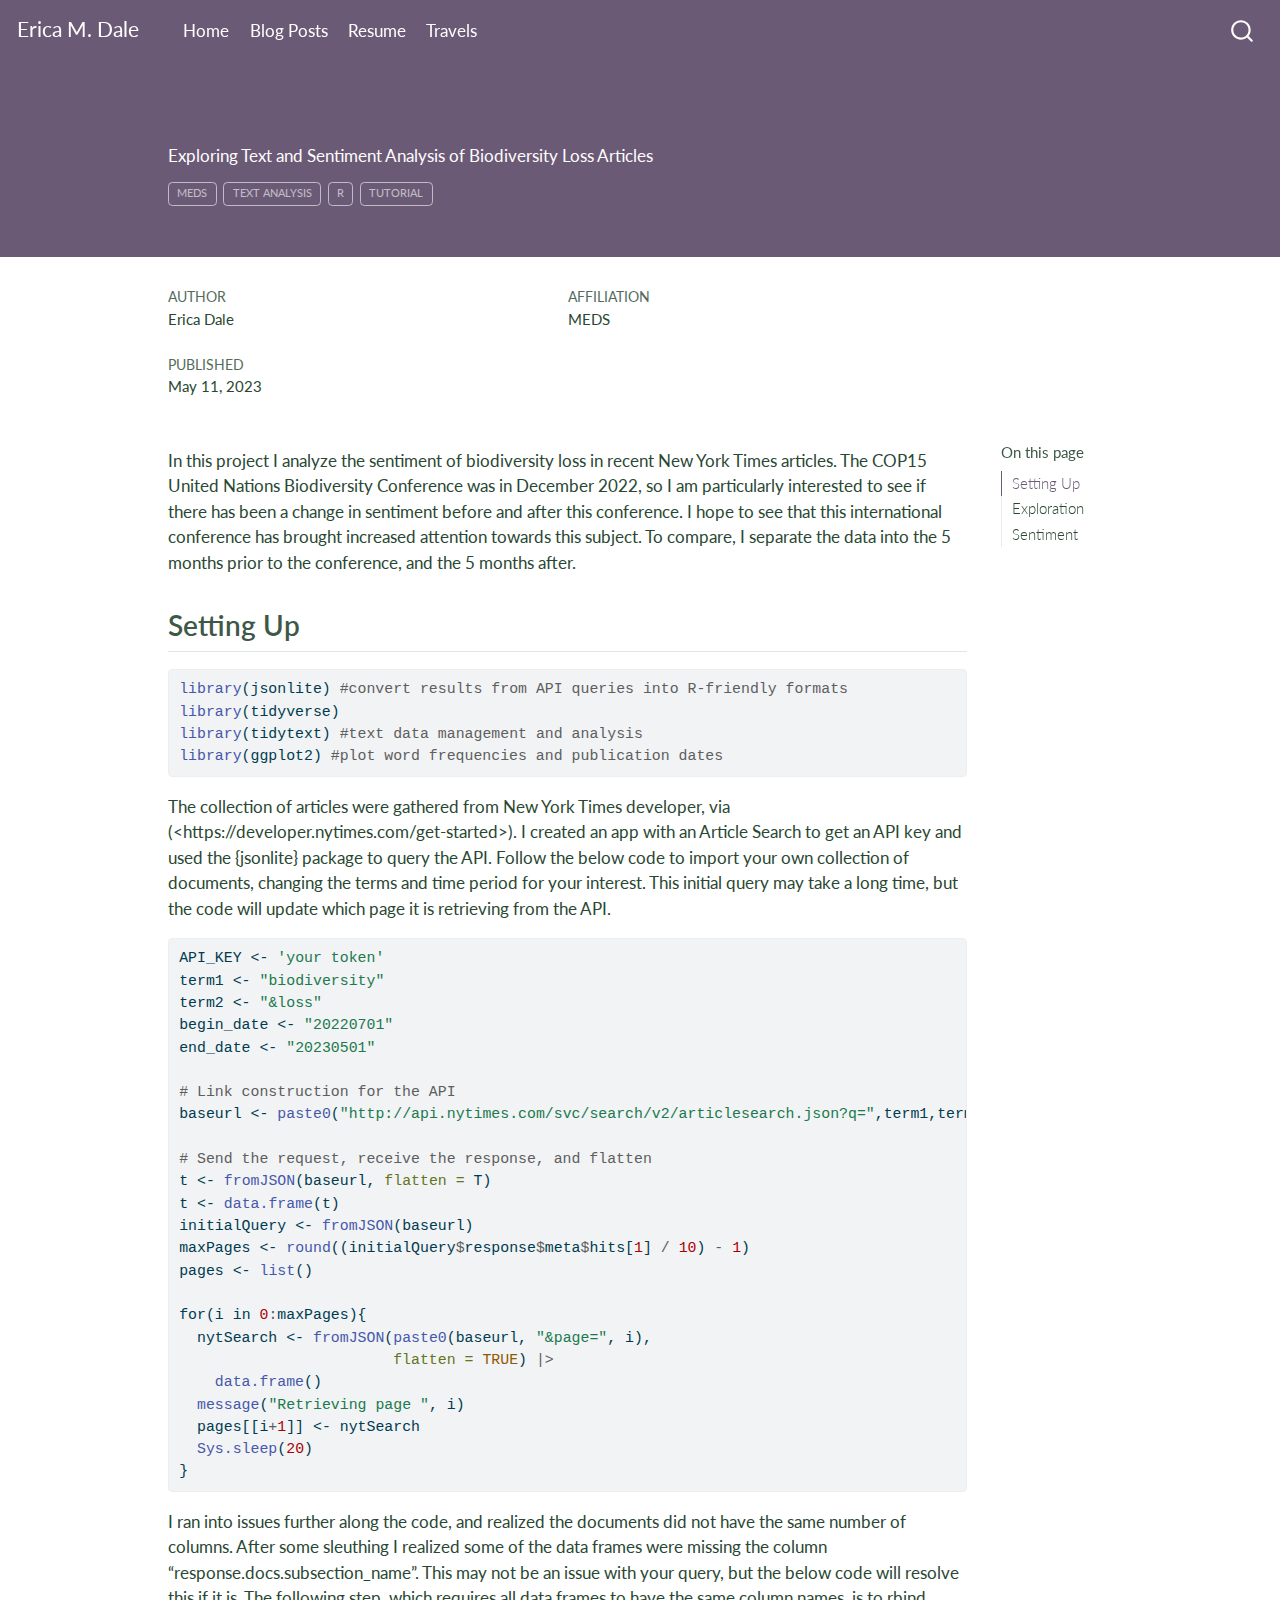
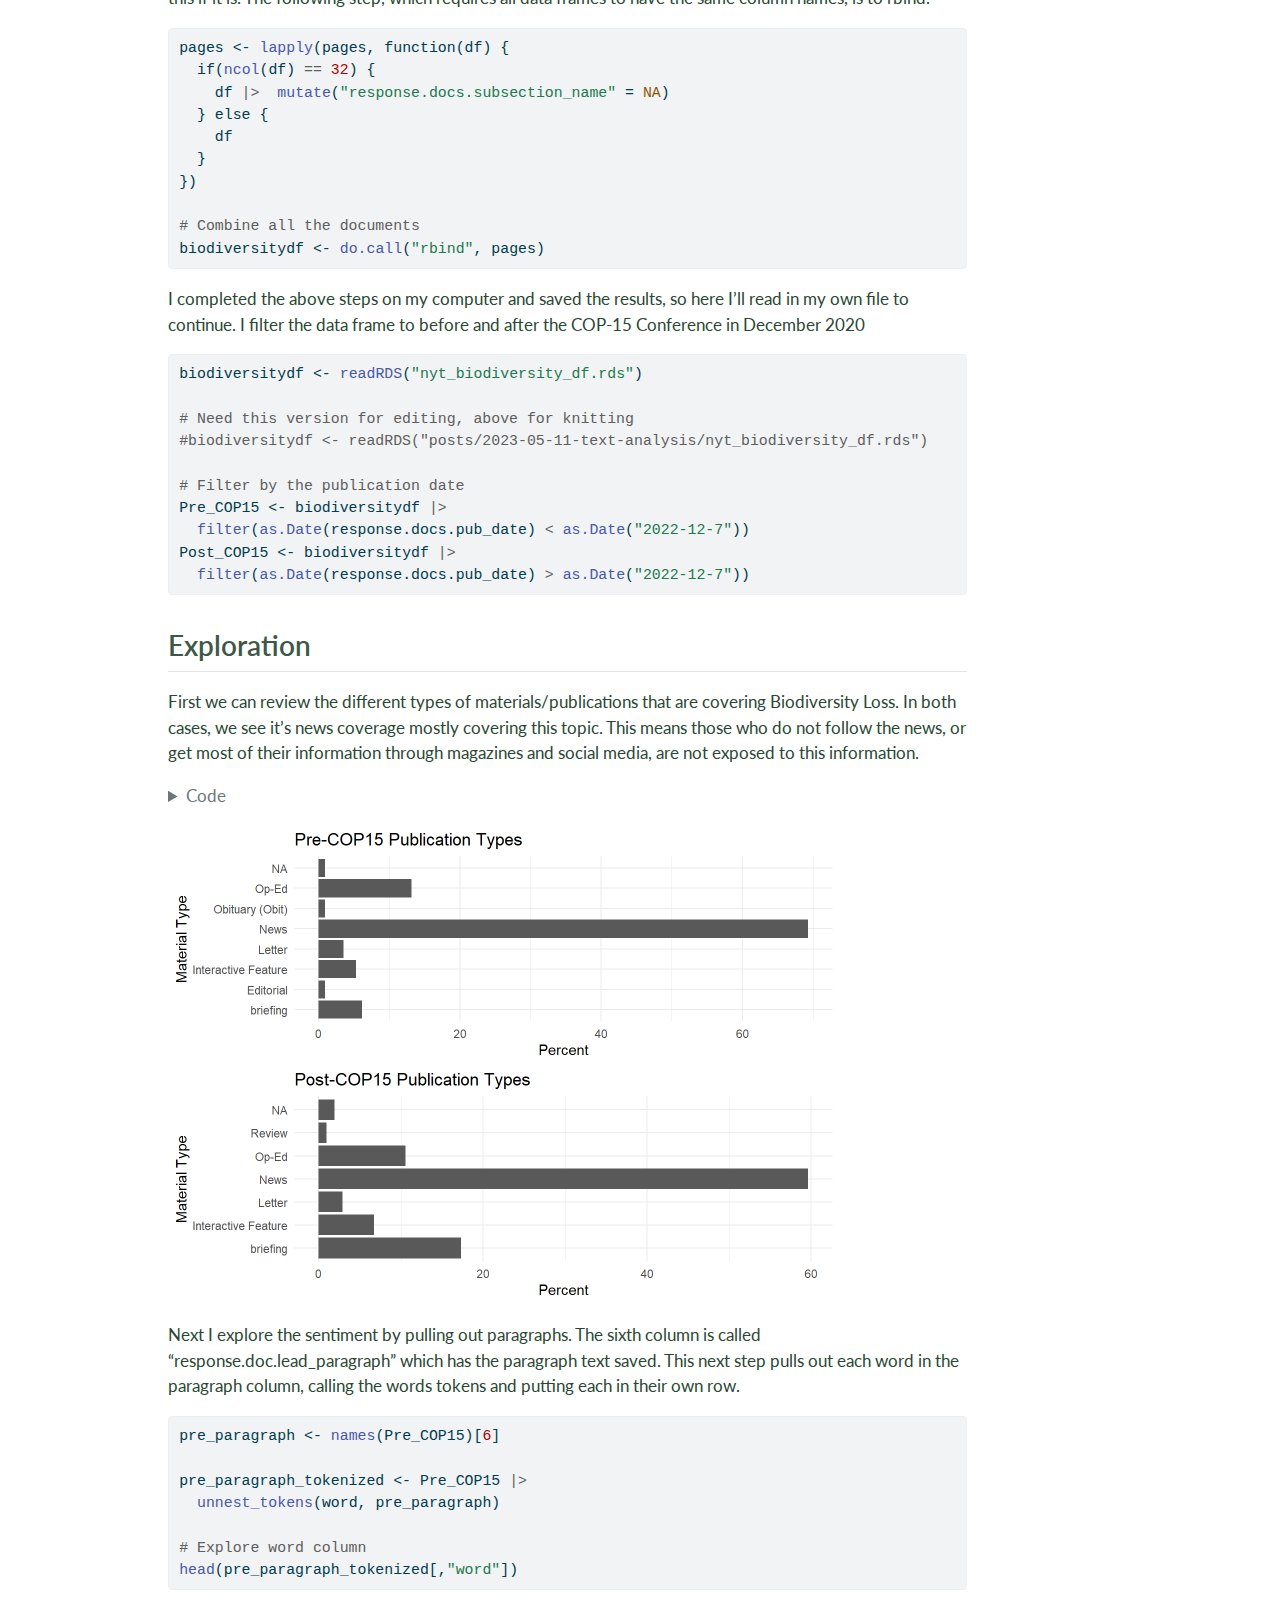
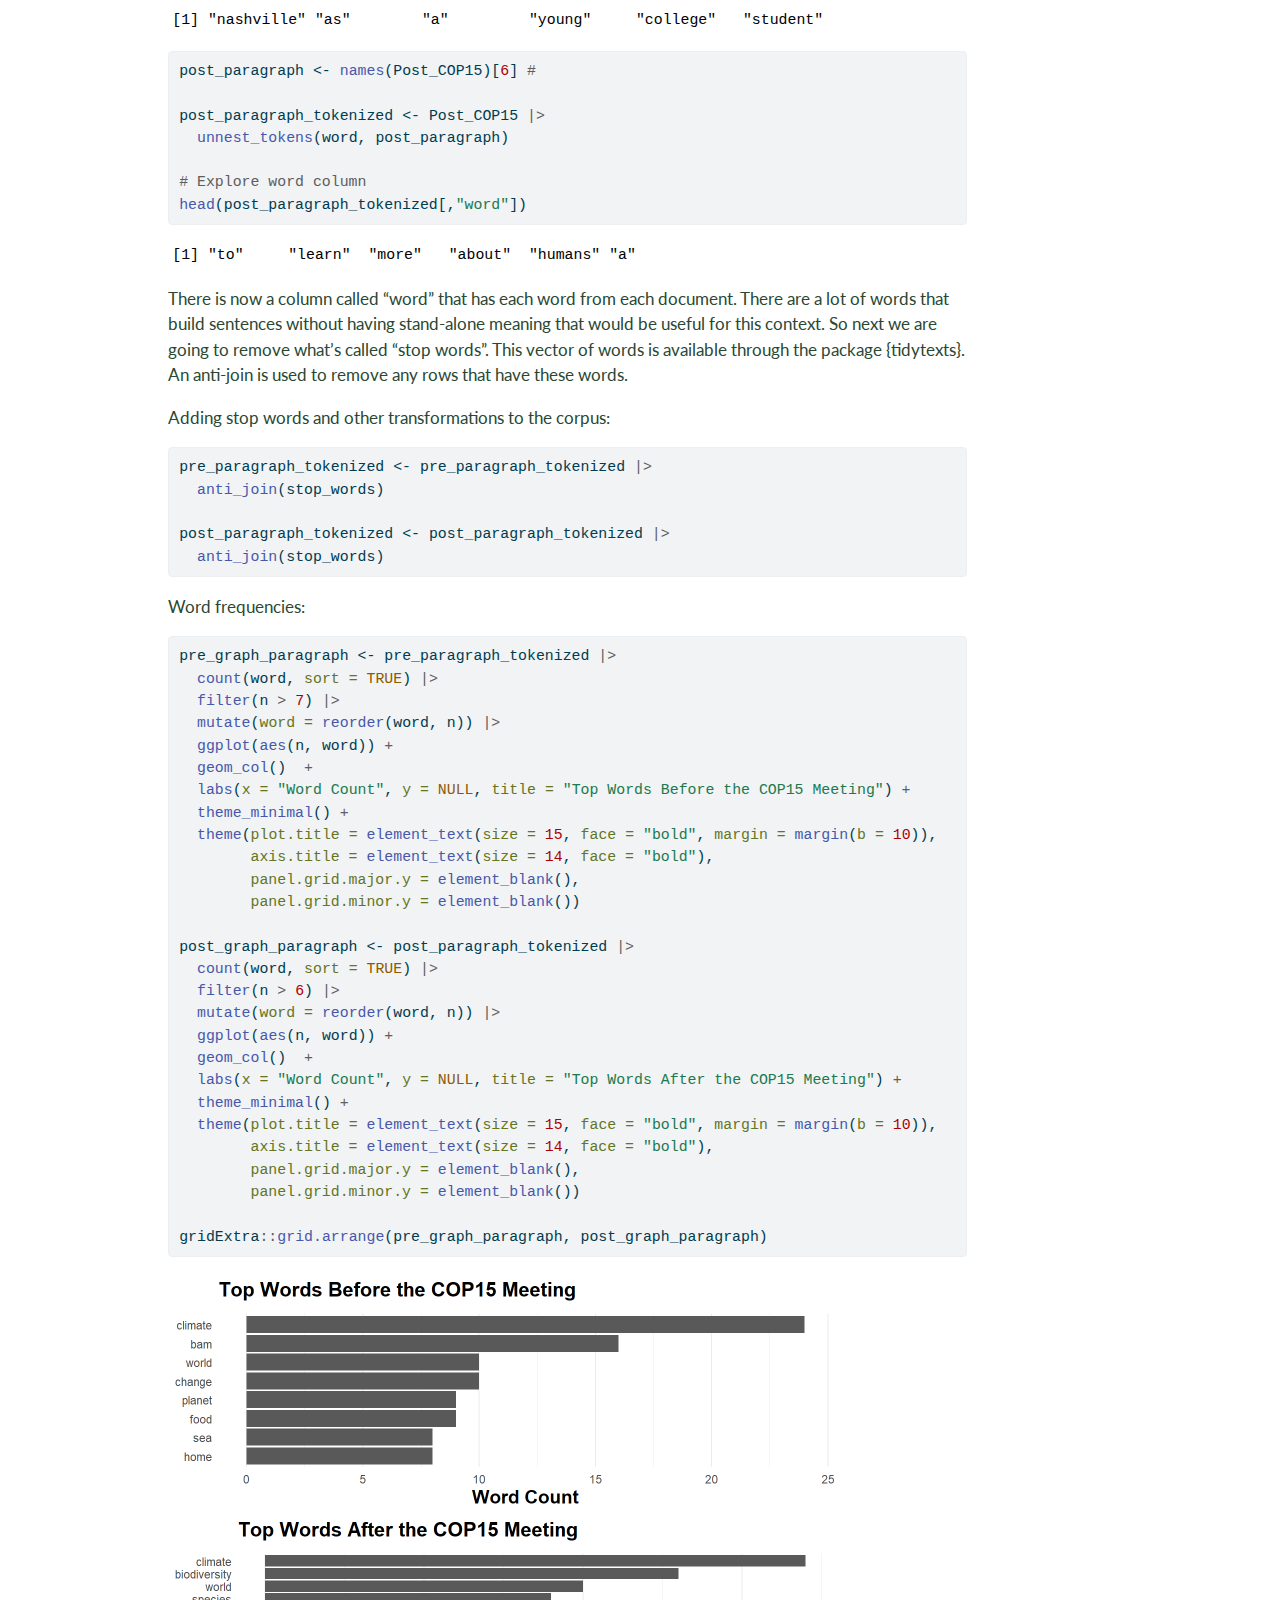
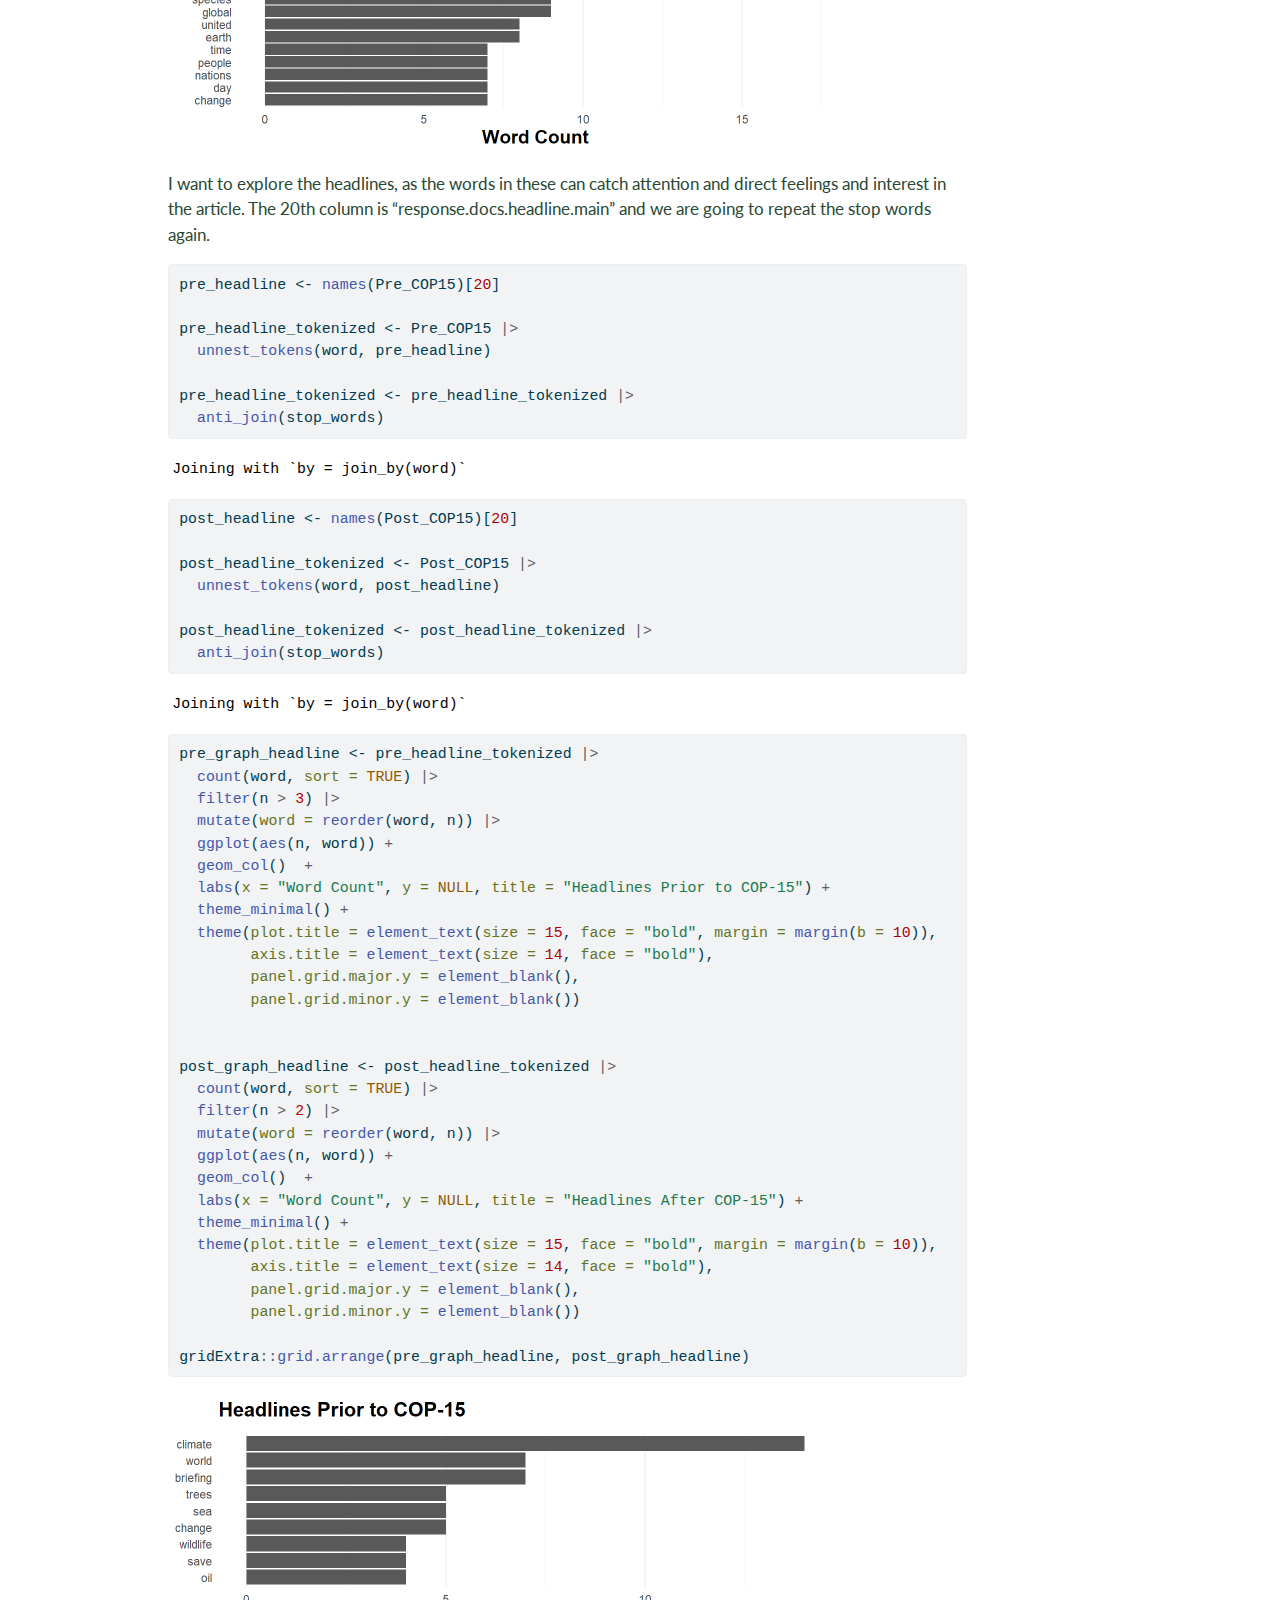
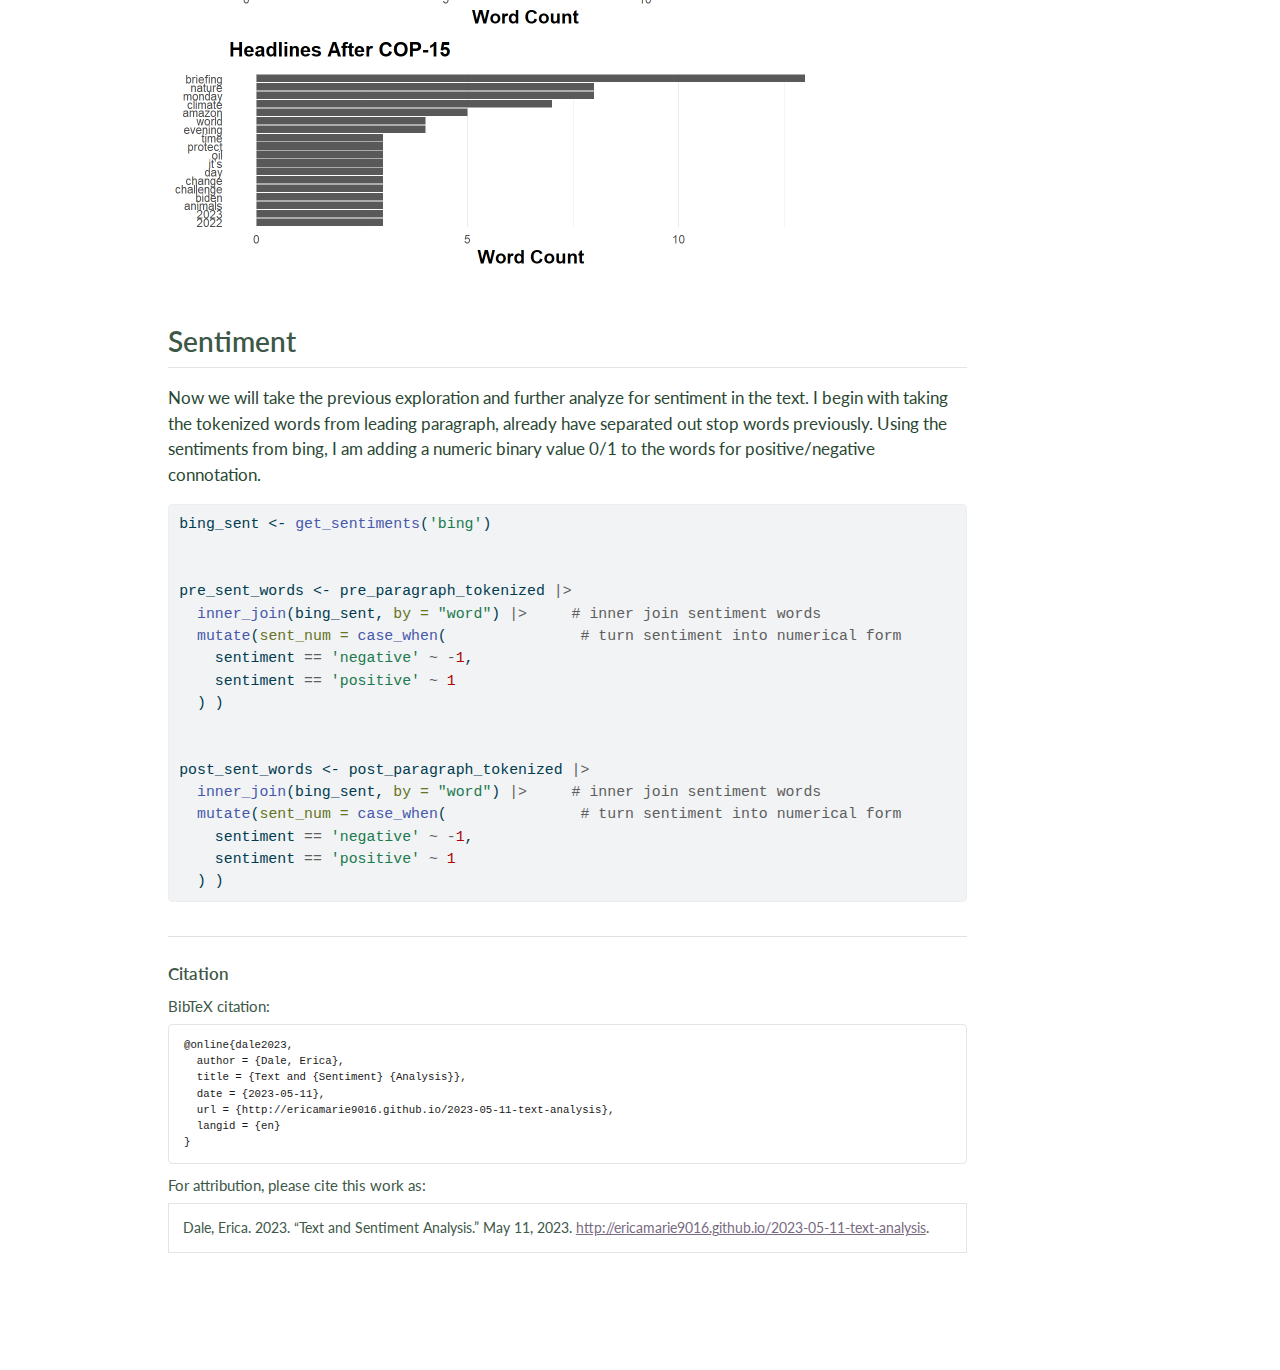
<file: docs/posts/2023-05-11-text-analysis/index.html>
<!DOCTYPE html>
<html xmlns="http://www.w3.org/1999/xhtml" lang="en" xml:lang="en"><head>

<meta charset="utf-8">
<meta name="generator" content="quarto-1.3.450">

<meta name="viewport" content="width=device-width, initial-scale=1.0, user-scalable=yes">

<meta name="author" content="Erica Dale">
<meta name="dcterms.date" content="2023-05-11">
<meta name="description" content="Exploring Text and Sentiment Analysis of Biodiversity Loss Articles">

<title>Erica M. Dale - Text and Sentiment Analysis</title>
<style>
code{white-space: pre-wrap;}
span.smallcaps{font-variant: small-caps;}
div.columns{display: flex; gap: min(4vw, 1.5em);}
div.column{flex: auto; overflow-x: auto;}
div.hanging-indent{margin-left: 1.5em; text-indent: -1.5em;}
ul.task-list{list-style: none;}
ul.task-list li input[type="checkbox"] {
  width: 0.8em;
  margin: 0 0.8em 0.2em -1em; /* quarto-specific, see https://github.com/quarto-dev/quarto-cli/issues/4556 */ 
  vertical-align: middle;
}
/* CSS for syntax highlighting */
pre > code.sourceCode { white-space: pre; position: relative; }
pre > code.sourceCode > span { display: inline-block; line-height: 1.25; }
pre > code.sourceCode > span:empty { height: 1.2em; }
.sourceCode { overflow: visible; }
code.sourceCode > span { color: inherit; text-decoration: inherit; }
div.sourceCode { margin: 1em 0; }
pre.sourceCode { margin: 0; }
@media screen {
div.sourceCode { overflow: auto; }
}
@media print {
pre > code.sourceCode { white-space: pre-wrap; }
pre > code.sourceCode > span { text-indent: -5em; padding-left: 5em; }
}
pre.numberSource code
  { counter-reset: source-line 0; }
pre.numberSource code > span
  { position: relative; left: -4em; counter-increment: source-line; }
pre.numberSource code > span > a:first-child::before
  { content: counter(source-line);
    position: relative; left: -1em; text-align: right; vertical-align: baseline;
    border: none; display: inline-block;
    -webkit-touch-callout: none; -webkit-user-select: none;
    -khtml-user-select: none; -moz-user-select: none;
    -ms-user-select: none; user-select: none;
    padding: 0 4px; width: 4em;
  }
pre.numberSource { margin-left: 3em;  padding-left: 4px; }
div.sourceCode
  {   }
@media screen {
pre > code.sourceCode > span > a:first-child::before { text-decoration: underline; }
}
</style>


<script src="../../site_libs/quarto-nav/quarto-nav.js"></script>
<script src="../../site_libs/quarto-nav/headroom.min.js"></script>
<script src="../../site_libs/clipboard/clipboard.min.js"></script>
<script src="../../site_libs/quarto-search/autocomplete.umd.js"></script>
<script src="../../site_libs/quarto-search/fuse.min.js"></script>
<script src="../../site_libs/quarto-search/quarto-search.js"></script>
<meta name="quarto:offset" content="../../">
<script src="../../site_libs/quarto-html/quarto.js"></script>
<script src="../../site_libs/quarto-html/popper.min.js"></script>
<script src="../../site_libs/quarto-html/tippy.umd.min.js"></script>
<script src="../../site_libs/quarto-html/anchor.min.js"></script>
<link href="../../site_libs/quarto-html/tippy.css" rel="stylesheet">
<link href="../../site_libs/quarto-html/quarto-syntax-highlighting.css" rel="stylesheet" id="quarto-text-highlighting-styles">
<script src="../../site_libs/bootstrap/bootstrap.min.js"></script>
<link href="../../site_libs/bootstrap/bootstrap-icons.css" rel="stylesheet">
<link href="../../site_libs/bootstrap/bootstrap.min.css" rel="stylesheet" id="quarto-bootstrap" data-mode="light">
<script id="quarto-search-options" type="application/json">{
  "location": "navbar",
  "copy-button": false,
  "collapse-after": 3,
  "panel-placement": "end",
  "type": "overlay",
  "limit": 20,
  "language": {
    "search-no-results-text": "No results",
    "search-matching-documents-text": "matching documents",
    "search-copy-link-title": "Copy link to search",
    "search-hide-matches-text": "Hide additional matches",
    "search-more-match-text": "more match in this document",
    "search-more-matches-text": "more matches in this document",
    "search-clear-button-title": "Clear",
    "search-detached-cancel-button-title": "Cancel",
    "search-submit-button-title": "Submit",
    "search-label": "Search"
  }
}</script>


</head>

<body class="nav-fixed">

<div id="quarto-search-results"></div>
  <header id="quarto-header" class="headroom fixed-top">
    <nav class="navbar navbar-expand-lg navbar-dark ">
      <div class="navbar-container container-fluid">
      <div class="navbar-brand-container">
    <a class="navbar-brand" href="../../index.html">
    <span class="navbar-title">Erica M. Dale</span>
    </a>
  </div>
            <div id="quarto-search" class="" title="Search"></div>
          <button class="navbar-toggler" type="button" data-bs-toggle="collapse" data-bs-target="#navbarCollapse" aria-controls="navbarCollapse" aria-expanded="false" aria-label="Toggle navigation" onclick="if (window.quartoToggleHeadroom) { window.quartoToggleHeadroom(); }">
  <span class="navbar-toggler-icon"></span>
</button>
          <div class="collapse navbar-collapse" id="navbarCollapse">
            <ul class="navbar-nav navbar-nav-scroll me-auto">
  <li class="nav-item">
    <a class="nav-link" href="../../index.html" rel="" target="">
 <span class="menu-text">Home</span></a>
  </li>  
  <li class="nav-item">
    <a class="nav-link" href="../../posts.html" rel="" target="">
 <span class="menu-text">Blog Posts</span></a>
  </li>  
  <li class="nav-item">
    <a class="nav-link" href="../../Erica-Dale-Resume.pdf" rel="" target="">
 <span class="menu-text">Resume</span></a>
  </li>  
  <li class="nav-item">
    <a class="nav-link" href="../../travel.html" rel="" target="">
 <span class="menu-text">Travels</span></a>
  </li>  
</ul>
            <div class="quarto-navbar-tools ms-auto">
</div>
          </div> <!-- /navcollapse -->
      </div> <!-- /container-fluid -->
    </nav>
</header>
<!-- content -->
<header id="title-block-header" class="quarto-title-block default page-columns page-full">
  <div class="quarto-title-banner page-columns page-full">
    <div class="quarto-title column-body">
      <h1 class="title">Text and Sentiment Analysis</h1>
                  <div>
        <div class="description">
          Exploring Text and Sentiment Analysis of Biodiversity Loss Articles
        </div>
      </div>
                          <div class="quarto-categories">
                <div class="quarto-category">MEDS</div>
                <div class="quarto-category">Text Analysis</div>
                <div class="quarto-category">R</div>
                <div class="quarto-category">Tutorial</div>
              </div>
                  </div>
  </div>
    
  <div class="quarto-title-meta-author">
    <div class="quarto-title-meta-heading">Author</div>
    <div class="quarto-title-meta-heading">Affiliation</div>
    
      <div class="quarto-title-meta-contents">
      <p class="author"><a href="http://ericamarie9016.github.io">Erica Dale</a> </p>
    </div>
      <div class="quarto-title-meta-contents">
          <p class="affiliation">
              <a href="http://ucsb-meds.github.io">
              MEDS
              </a>
            </p>
        </div>
      </div>

  <div class="quarto-title-meta">

        
      <div>
      <div class="quarto-title-meta-heading">Published</div>
      <div class="quarto-title-meta-contents">
        <p class="date">May 11, 2023</p>
      </div>
    </div>
    
      
    </div>
    
  
  </header><div id="quarto-content" class="quarto-container page-columns page-rows-contents page-layout-article page-navbar">
<!-- sidebar -->
<!-- margin-sidebar -->
    <div id="quarto-margin-sidebar" class="sidebar margin-sidebar">
        <nav id="TOC" role="doc-toc" class="toc-active">
    <h2 id="toc-title">On this page</h2>
   
  <ul>
  <li><a href="#setting-up" id="toc-setting-up" class="nav-link active" data-scroll-target="#setting-up">Setting Up</a></li>
  <li><a href="#exploration" id="toc-exploration" class="nav-link" data-scroll-target="#exploration">Exploration</a></li>
  <li><a href="#sentiment" id="toc-sentiment" class="nav-link" data-scroll-target="#sentiment">Sentiment</a></li>
  </ul>
</nav>
    </div>
<!-- main -->
<main class="content quarto-banner-title-block" id="quarto-document-content">




<p>In this project I analyze the sentiment of biodiversity loss in recent New York Times articles. The COP15 United Nations Biodiversity Conference was in December 2022, so I am particularly interested to see if there has been a change in sentiment before and after this conference. I hope to see that this international conference has brought increased attention towards this subject. To compare, I separate the data into the 5 months prior to the conference, and the 5 months after.</p>
<section id="setting-up" class="level2">
<h2 class="anchored" data-anchor-id="setting-up">Setting Up</h2>
<div class="cell">
<div class="sourceCode cell-code" id="cb1"><pre class="sourceCode r code-with-copy"><code class="sourceCode r"><span id="cb1-1"><a href="#cb1-1" aria-hidden="true" tabindex="-1"></a><span class="fu">library</span>(jsonlite) <span class="co">#convert results from API queries into R-friendly formats </span></span>
<span id="cb1-2"><a href="#cb1-2" aria-hidden="true" tabindex="-1"></a><span class="fu">library</span>(tidyverse)</span>
<span id="cb1-3"><a href="#cb1-3" aria-hidden="true" tabindex="-1"></a><span class="fu">library</span>(tidytext) <span class="co">#text data management and analysis</span></span>
<span id="cb1-4"><a href="#cb1-4" aria-hidden="true" tabindex="-1"></a><span class="fu">library</span>(ggplot2) <span class="co">#plot word frequencies and publication dates</span></span></code><button title="Copy to Clipboard" class="code-copy-button"><i class="bi"></i></button></pre></div>
</div>
<p>The collection of articles were gathered from New York Times developer, via (&lt;https://developer.nytimes.com/get-started&gt;). I created an app with an Article Search to get an API key and used the {jsonlite} package to query the API. Follow the below code to import your own collection of documents, changing the terms and time period for your interest. This initial query may take a long time, but the code will update which page it is retrieving from the API.</p>
<div class="cell">
<div class="sourceCode cell-code" id="cb2"><pre class="sourceCode r code-with-copy"><code class="sourceCode r"><span id="cb2-1"><a href="#cb2-1" aria-hidden="true" tabindex="-1"></a>API_KEY <span class="ot">&lt;-</span> <span class="st">'your token'</span></span>
<span id="cb2-2"><a href="#cb2-2" aria-hidden="true" tabindex="-1"></a>term1 <span class="ot">&lt;-</span> <span class="st">"biodiversity"</span> </span>
<span id="cb2-3"><a href="#cb2-3" aria-hidden="true" tabindex="-1"></a>term2 <span class="ot">&lt;-</span> <span class="st">"&amp;loss"</span></span>
<span id="cb2-4"><a href="#cb2-4" aria-hidden="true" tabindex="-1"></a>begin_date <span class="ot">&lt;-</span> <span class="st">"20220701"</span></span>
<span id="cb2-5"><a href="#cb2-5" aria-hidden="true" tabindex="-1"></a>end_date <span class="ot">&lt;-</span> <span class="st">"20230501"</span></span>
<span id="cb2-6"><a href="#cb2-6" aria-hidden="true" tabindex="-1"></a></span>
<span id="cb2-7"><a href="#cb2-7" aria-hidden="true" tabindex="-1"></a><span class="co"># Link construction for the API</span></span>
<span id="cb2-8"><a href="#cb2-8" aria-hidden="true" tabindex="-1"></a>baseurl <span class="ot">&lt;-</span> <span class="fu">paste0</span>(<span class="st">"http://api.nytimes.com/svc/search/v2/articlesearch.json?q="</span>,term1,term2,<span class="st">"&amp;begin_date="</span>,begin_date,<span class="st">"&amp;end_date="</span>,end_date,<span class="st">"&amp;facet_filter=true&amp;api-key="</span>,<span class="st">"NTKBHbsb6XFEkGymGumAiba7n3uBvs8V"</span>, <span class="at">sep=</span><span class="st">""</span>)</span>
<span id="cb2-9"><a href="#cb2-9" aria-hidden="true" tabindex="-1"></a>  </span>
<span id="cb2-10"><a href="#cb2-10" aria-hidden="true" tabindex="-1"></a><span class="co"># Send the request, receive the response, and flatten</span></span>
<span id="cb2-11"><a href="#cb2-11" aria-hidden="true" tabindex="-1"></a>t <span class="ot">&lt;-</span> <span class="fu">fromJSON</span>(baseurl, <span class="at">flatten =</span> T)</span>
<span id="cb2-12"><a href="#cb2-12" aria-hidden="true" tabindex="-1"></a>t <span class="ot">&lt;-</span> <span class="fu">data.frame</span>(t)</span>
<span id="cb2-13"><a href="#cb2-13" aria-hidden="true" tabindex="-1"></a>initialQuery <span class="ot">&lt;-</span> <span class="fu">fromJSON</span>(baseurl)</span>
<span id="cb2-14"><a href="#cb2-14" aria-hidden="true" tabindex="-1"></a>maxPages <span class="ot">&lt;-</span> <span class="fu">round</span>((initialQuery<span class="sc">$</span>response<span class="sc">$</span>meta<span class="sc">$</span>hits[<span class="dv">1</span>] <span class="sc">/</span> <span class="dv">10</span>) <span class="sc">-</span> <span class="dv">1</span>)</span>
<span id="cb2-15"><a href="#cb2-15" aria-hidden="true" tabindex="-1"></a>pages <span class="ot">&lt;-</span> <span class="fu">list</span>()</span>
<span id="cb2-16"><a href="#cb2-16" aria-hidden="true" tabindex="-1"></a></span>
<span id="cb2-17"><a href="#cb2-17" aria-hidden="true" tabindex="-1"></a><span class="cf">for</span>(i <span class="cf">in</span> <span class="dv">0</span><span class="sc">:</span>maxPages){</span>
<span id="cb2-18"><a href="#cb2-18" aria-hidden="true" tabindex="-1"></a>  nytSearch <span class="ot">&lt;-</span> <span class="fu">fromJSON</span>(<span class="fu">paste0</span>(baseurl, <span class="st">"&amp;page="</span>, i),</span>
<span id="cb2-19"><a href="#cb2-19" aria-hidden="true" tabindex="-1"></a>                        <span class="at">flatten =</span> <span class="cn">TRUE</span>) <span class="sc">|&gt;</span> </span>
<span id="cb2-20"><a href="#cb2-20" aria-hidden="true" tabindex="-1"></a>    <span class="fu">data.frame</span>()</span>
<span id="cb2-21"><a href="#cb2-21" aria-hidden="true" tabindex="-1"></a>  <span class="fu">message</span>(<span class="st">"Retrieving page "</span>, i)</span>
<span id="cb2-22"><a href="#cb2-22" aria-hidden="true" tabindex="-1"></a>  pages[[i<span class="sc">+</span><span class="dv">1</span>]] <span class="ot">&lt;-</span> nytSearch</span>
<span id="cb2-23"><a href="#cb2-23" aria-hidden="true" tabindex="-1"></a>  <span class="fu">Sys.sleep</span>(<span class="dv">20</span>)</span>
<span id="cb2-24"><a href="#cb2-24" aria-hidden="true" tabindex="-1"></a>}</span></code><button title="Copy to Clipboard" class="code-copy-button"><i class="bi"></i></button></pre></div>
</div>
<p>I ran into issues further along the code, and realized the documents did not have the same number of columns. After some sleuthing I realized some of the data frames were missing the column “response.docs.subsection_name”. This may not be an issue with your query, but the below code will resolve this if it is. The following step, which requires all data frames to have the same column names, is to rbind.</p>
<div class="cell">
<div class="sourceCode cell-code" id="cb3"><pre class="sourceCode r code-with-copy"><code class="sourceCode r"><span id="cb3-1"><a href="#cb3-1" aria-hidden="true" tabindex="-1"></a>pages <span class="ot">&lt;-</span> <span class="fu">lapply</span>(pages, <span class="cf">function</span>(df) {</span>
<span id="cb3-2"><a href="#cb3-2" aria-hidden="true" tabindex="-1"></a>  <span class="cf">if</span>(<span class="fu">ncol</span>(df) <span class="sc">==</span> <span class="dv">32</span>) {</span>
<span id="cb3-3"><a href="#cb3-3" aria-hidden="true" tabindex="-1"></a>    df <span class="sc">|&gt;</span>  <span class="fu">mutate</span>(<span class="st">"response.docs.subsection_name"</span> <span class="ot">=</span> <span class="cn">NA</span>)</span>
<span id="cb3-4"><a href="#cb3-4" aria-hidden="true" tabindex="-1"></a>  } <span class="cf">else</span> {</span>
<span id="cb3-5"><a href="#cb3-5" aria-hidden="true" tabindex="-1"></a>    df</span>
<span id="cb3-6"><a href="#cb3-6" aria-hidden="true" tabindex="-1"></a>  }</span>
<span id="cb3-7"><a href="#cb3-7" aria-hidden="true" tabindex="-1"></a>})</span>
<span id="cb3-8"><a href="#cb3-8" aria-hidden="true" tabindex="-1"></a></span>
<span id="cb3-9"><a href="#cb3-9" aria-hidden="true" tabindex="-1"></a><span class="co"># Combine all the documents</span></span>
<span id="cb3-10"><a href="#cb3-10" aria-hidden="true" tabindex="-1"></a>biodiversitydf <span class="ot">&lt;-</span> <span class="fu">do.call</span>(<span class="st">"rbind"</span>, pages)</span></code><button title="Copy to Clipboard" class="code-copy-button"><i class="bi"></i></button></pre></div>
</div>
<p>I completed the above steps on my computer and saved the results, so here I’ll read in my own file to continue. I filter the data frame to before and after the COP-15 Conference in December 2020</p>
<div class="cell">
<div class="sourceCode cell-code" id="cb4"><pre class="sourceCode r code-with-copy"><code class="sourceCode r"><span id="cb4-1"><a href="#cb4-1" aria-hidden="true" tabindex="-1"></a>biodiversitydf <span class="ot">&lt;-</span> <span class="fu">readRDS</span>(<span class="st">"nyt_biodiversity_df.rds"</span>)</span>
<span id="cb4-2"><a href="#cb4-2" aria-hidden="true" tabindex="-1"></a></span>
<span id="cb4-3"><a href="#cb4-3" aria-hidden="true" tabindex="-1"></a><span class="co"># Need this version for editing, above for knitting</span></span>
<span id="cb4-4"><a href="#cb4-4" aria-hidden="true" tabindex="-1"></a><span class="co">#biodiversitydf &lt;- readRDS("posts/2023-05-11-text-analysis/nyt_biodiversity_df.rds")</span></span>
<span id="cb4-5"><a href="#cb4-5" aria-hidden="true" tabindex="-1"></a></span>
<span id="cb4-6"><a href="#cb4-6" aria-hidden="true" tabindex="-1"></a><span class="co"># Filter by the publication date</span></span>
<span id="cb4-7"><a href="#cb4-7" aria-hidden="true" tabindex="-1"></a>Pre_COP15 <span class="ot">&lt;-</span> biodiversitydf <span class="sc">|&gt;</span> </span>
<span id="cb4-8"><a href="#cb4-8" aria-hidden="true" tabindex="-1"></a>  <span class="fu">filter</span>(<span class="fu">as.Date</span>(response.docs.pub_date) <span class="sc">&lt;</span> <span class="fu">as.Date</span>(<span class="st">"2022-12-7"</span>))</span>
<span id="cb4-9"><a href="#cb4-9" aria-hidden="true" tabindex="-1"></a>Post_COP15 <span class="ot">&lt;-</span> biodiversitydf <span class="sc">|&gt;</span> </span>
<span id="cb4-10"><a href="#cb4-10" aria-hidden="true" tabindex="-1"></a>  <span class="fu">filter</span>(<span class="fu">as.Date</span>(response.docs.pub_date) <span class="sc">&gt;</span> <span class="fu">as.Date</span>(<span class="st">"2022-12-7"</span>))</span></code><button title="Copy to Clipboard" class="code-copy-button"><i class="bi"></i></button></pre></div>
</div>
</section>
<section id="exploration" class="level2">
<h2 class="anchored" data-anchor-id="exploration">Exploration</h2>
<p>First we can review the different types of materials/publications that are covering Biodiversity Loss. In both cases, we see it’s news coverage mostly covering this topic. This means those who do not follow the news, or get most of their information through magazines and social media, are not exposed to this information.</p>
<div class="cell">
<details>
<summary>Code</summary>
<div class="sourceCode cell-code" id="cb5"><pre class="sourceCode r code-with-copy"><code class="sourceCode r"><span id="cb5-1"><a href="#cb5-1" aria-hidden="true" tabindex="-1"></a><span class="co"># article type</span></span>
<span id="cb5-2"><a href="#cb5-2" aria-hidden="true" tabindex="-1"></a>post_pubs <span class="ot">&lt;-</span> Post_COP15 <span class="sc">%&gt;%</span> </span>
<span id="cb5-3"><a href="#cb5-3" aria-hidden="true" tabindex="-1"></a>  <span class="fu">group_by</span>(response.docs.type_of_material) <span class="sc">%&gt;%</span></span>
<span id="cb5-4"><a href="#cb5-4" aria-hidden="true" tabindex="-1"></a>  <span class="fu">summarize</span>(<span class="at">count=</span><span class="fu">n</span>()) <span class="sc">%&gt;%</span></span>
<span id="cb5-5"><a href="#cb5-5" aria-hidden="true" tabindex="-1"></a>  <span class="fu">mutate</span>(<span class="at">percent =</span> (count <span class="sc">/</span> <span class="fu">sum</span>(count))<span class="sc">*</span><span class="dv">100</span>) <span class="sc">%&gt;%</span></span>
<span id="cb5-6"><a href="#cb5-6" aria-hidden="true" tabindex="-1"></a>  <span class="fu">ggplot</span>() <span class="sc">+</span></span>
<span id="cb5-7"><a href="#cb5-7" aria-hidden="true" tabindex="-1"></a>  <span class="fu">geom_bar</span>(<span class="fu">aes</span>(<span class="at">y=</span>percent, <span class="at">x=</span>response.docs.type_of_material), <span class="at">stat =</span> <span class="st">"identity"</span>) <span class="sc">+</span> <span class="fu">coord_flip</span>() <span class="sc">+</span></span>
<span id="cb5-8"><a href="#cb5-8" aria-hidden="true" tabindex="-1"></a>  <span class="fu">theme_minimal</span>() <span class="sc">+</span></span>
<span id="cb5-9"><a href="#cb5-9" aria-hidden="true" tabindex="-1"></a>  <span class="fu">labs</span>(<span class="at">x =</span> <span class="st">"Material Type"</span>, <span class="at">y =</span> <span class="st">"Percent"</span>, <span class="at">title =</span> <span class="st">"Post-COP15 Publication Types"</span>) <span class="sc">+</span></span>
<span id="cb5-10"><a href="#cb5-10" aria-hidden="true" tabindex="-1"></a>  <span class="fu">scale_fill_discrete</span>(<span class="at">name =</span> <span class="st">"Types of Material"</span>) <span class="sc">+</span> </span>
<span id="cb5-11"><a href="#cb5-11" aria-hidden="true" tabindex="-1"></a>  <span class="fu">theme</span>(<span class="at">legend.position =</span> <span class="st">"none"</span>)</span>
<span id="cb5-12"><a href="#cb5-12" aria-hidden="true" tabindex="-1"></a></span>
<span id="cb5-13"><a href="#cb5-13" aria-hidden="true" tabindex="-1"></a>pre_pubs <span class="ot">&lt;-</span> Pre_COP15 <span class="sc">%&gt;%</span> </span>
<span id="cb5-14"><a href="#cb5-14" aria-hidden="true" tabindex="-1"></a>  <span class="fu">group_by</span>(response.docs.type_of_material) <span class="sc">%&gt;%</span></span>
<span id="cb5-15"><a href="#cb5-15" aria-hidden="true" tabindex="-1"></a>  <span class="fu">summarize</span>(<span class="at">count=</span><span class="fu">n</span>()) <span class="sc">%&gt;%</span></span>
<span id="cb5-16"><a href="#cb5-16" aria-hidden="true" tabindex="-1"></a>  <span class="fu">mutate</span>(<span class="at">percent =</span> (count <span class="sc">/</span> <span class="fu">sum</span>(count))<span class="sc">*</span><span class="dv">100</span>) <span class="sc">%&gt;%</span></span>
<span id="cb5-17"><a href="#cb5-17" aria-hidden="true" tabindex="-1"></a>  <span class="fu">ggplot</span>() <span class="sc">+</span></span>
<span id="cb5-18"><a href="#cb5-18" aria-hidden="true" tabindex="-1"></a>  <span class="fu">geom_bar</span>(<span class="fu">aes</span>(<span class="at">y=</span>percent, <span class="at">x=</span>response.docs.type_of_material), <span class="at">stat =</span> <span class="st">"identity"</span>) <span class="sc">+</span> <span class="fu">coord_flip</span>() <span class="sc">+</span></span>
<span id="cb5-19"><a href="#cb5-19" aria-hidden="true" tabindex="-1"></a>  <span class="fu">theme_minimal</span>()  <span class="sc">+</span></span>
<span id="cb5-20"><a href="#cb5-20" aria-hidden="true" tabindex="-1"></a>  <span class="fu">labs</span>(<span class="at">x =</span> <span class="st">"Material Type"</span>, <span class="at">y =</span> <span class="st">"Percent"</span>, <span class="at">title =</span> <span class="st">"Pre-COP15 Publication Types"</span>) <span class="sc">+</span> </span>
<span id="cb5-21"><a href="#cb5-21" aria-hidden="true" tabindex="-1"></a>  <span class="fu">theme</span>(<span class="at">legend.position =</span> <span class="st">"none"</span>)</span>
<span id="cb5-22"><a href="#cb5-22" aria-hidden="true" tabindex="-1"></a></span>
<span id="cb5-23"><a href="#cb5-23" aria-hidden="true" tabindex="-1"></a>gridExtra<span class="sc">::</span><span class="fu">grid.arrange</span>(pre_pubs, post_pubs)</span></code><button title="Copy to Clipboard" class="code-copy-button"><i class="bi"></i></button></pre></div>
</details>
<div class="cell-output-display">
<p><img src="index_files/figure-html/unnamed-chunk-5-1.png" class="img-fluid" width="672"></p>
</div>
</div>
<p>Next I explore the sentiment by pulling out paragraphs. The sixth column is called “response.doc.lead_paragraph” which has the paragraph text saved. This next step pulls out each word in the paragraph column, calling the words tokens and putting each in their own row.</p>
<div class="cell">
<div class="sourceCode cell-code" id="cb6"><pre class="sourceCode r code-with-copy"><code class="sourceCode r"><span id="cb6-1"><a href="#cb6-1" aria-hidden="true" tabindex="-1"></a>pre_paragraph <span class="ot">&lt;-</span> <span class="fu">names</span>(Pre_COP15)[<span class="dv">6</span>] </span>
<span id="cb6-2"><a href="#cb6-2" aria-hidden="true" tabindex="-1"></a></span>
<span id="cb6-3"><a href="#cb6-3" aria-hidden="true" tabindex="-1"></a>pre_paragraph_tokenized <span class="ot">&lt;-</span> Pre_COP15 <span class="sc">|&gt;</span> </span>
<span id="cb6-4"><a href="#cb6-4" aria-hidden="true" tabindex="-1"></a>  <span class="fu">unnest_tokens</span>(word, pre_paragraph)</span>
<span id="cb6-5"><a href="#cb6-5" aria-hidden="true" tabindex="-1"></a></span>
<span id="cb6-6"><a href="#cb6-6" aria-hidden="true" tabindex="-1"></a><span class="co"># Explore word column</span></span>
<span id="cb6-7"><a href="#cb6-7" aria-hidden="true" tabindex="-1"></a><span class="fu">head</span>(pre_paragraph_tokenized[,<span class="st">"word"</span>])</span></code><button title="Copy to Clipboard" class="code-copy-button"><i class="bi"></i></button></pre></div>
<div class="cell-output cell-output-stdout">
<pre><code>[1] "nashville" "as"        "a"         "young"     "college"   "student"  </code></pre>
</div>
<div class="sourceCode cell-code" id="cb8"><pre class="sourceCode r code-with-copy"><code class="sourceCode r"><span id="cb8-1"><a href="#cb8-1" aria-hidden="true" tabindex="-1"></a>post_paragraph <span class="ot">&lt;-</span> <span class="fu">names</span>(Post_COP15)[<span class="dv">6</span>] <span class="co">#</span></span>
<span id="cb8-2"><a href="#cb8-2" aria-hidden="true" tabindex="-1"></a></span>
<span id="cb8-3"><a href="#cb8-3" aria-hidden="true" tabindex="-1"></a>post_paragraph_tokenized <span class="ot">&lt;-</span> Post_COP15 <span class="sc">|&gt;</span> </span>
<span id="cb8-4"><a href="#cb8-4" aria-hidden="true" tabindex="-1"></a>  <span class="fu">unnest_tokens</span>(word, post_paragraph)</span>
<span id="cb8-5"><a href="#cb8-5" aria-hidden="true" tabindex="-1"></a></span>
<span id="cb8-6"><a href="#cb8-6" aria-hidden="true" tabindex="-1"></a><span class="co"># Explore word column</span></span>
<span id="cb8-7"><a href="#cb8-7" aria-hidden="true" tabindex="-1"></a><span class="fu">head</span>(post_paragraph_tokenized[,<span class="st">"word"</span>])</span></code><button title="Copy to Clipboard" class="code-copy-button"><i class="bi"></i></button></pre></div>
<div class="cell-output cell-output-stdout">
<pre><code>[1] "to"     "learn"  "more"   "about"  "humans" "a"     </code></pre>
</div>
</div>
<p>There is now a column called “word” that has each word from each document. There are a lot of words that build sentences without having stand-alone meaning that would be useful for this context. So next we are going to remove what’s called “stop words”. This vector of words is available through the package {tidytexts}. An anti-join is used to remove any rows that have these words.</p>
<p>Adding stop words and other transformations to the corpus:</p>
<div class="cell">
<div class="sourceCode cell-code" id="cb10"><pre class="sourceCode r code-with-copy"><code class="sourceCode r"><span id="cb10-1"><a href="#cb10-1" aria-hidden="true" tabindex="-1"></a>pre_paragraph_tokenized <span class="ot">&lt;-</span> pre_paragraph_tokenized <span class="sc">|&gt;</span> </span>
<span id="cb10-2"><a href="#cb10-2" aria-hidden="true" tabindex="-1"></a>  <span class="fu">anti_join</span>(stop_words)</span>
<span id="cb10-3"><a href="#cb10-3" aria-hidden="true" tabindex="-1"></a></span>
<span id="cb10-4"><a href="#cb10-4" aria-hidden="true" tabindex="-1"></a>post_paragraph_tokenized <span class="ot">&lt;-</span> post_paragraph_tokenized <span class="sc">|&gt;</span> </span>
<span id="cb10-5"><a href="#cb10-5" aria-hidden="true" tabindex="-1"></a>  <span class="fu">anti_join</span>(stop_words)</span></code><button title="Copy to Clipboard" class="code-copy-button"><i class="bi"></i></button></pre></div>
</div>
<p>Word frequencies:</p>
<div class="cell">
<div class="sourceCode cell-code" id="cb11"><pre class="sourceCode r code-with-copy"><code class="sourceCode r"><span id="cb11-1"><a href="#cb11-1" aria-hidden="true" tabindex="-1"></a>pre_graph_paragraph <span class="ot">&lt;-</span> pre_paragraph_tokenized <span class="sc">|&gt;</span> </span>
<span id="cb11-2"><a href="#cb11-2" aria-hidden="true" tabindex="-1"></a>  <span class="fu">count</span>(word, <span class="at">sort =</span> <span class="cn">TRUE</span>) <span class="sc">|&gt;</span> </span>
<span id="cb11-3"><a href="#cb11-3" aria-hidden="true" tabindex="-1"></a>  <span class="fu">filter</span>(n <span class="sc">&gt;</span> <span class="dv">7</span>) <span class="sc">|&gt;</span> </span>
<span id="cb11-4"><a href="#cb11-4" aria-hidden="true" tabindex="-1"></a>  <span class="fu">mutate</span>(<span class="at">word =</span> <span class="fu">reorder</span>(word, n)) <span class="sc">|&gt;</span> </span>
<span id="cb11-5"><a href="#cb11-5" aria-hidden="true" tabindex="-1"></a>  <span class="fu">ggplot</span>(<span class="fu">aes</span>(n, word)) <span class="sc">+</span></span>
<span id="cb11-6"><a href="#cb11-6" aria-hidden="true" tabindex="-1"></a>  <span class="fu">geom_col</span>()  <span class="sc">+</span></span>
<span id="cb11-7"><a href="#cb11-7" aria-hidden="true" tabindex="-1"></a>  <span class="fu">labs</span>(<span class="at">x =</span> <span class="st">"Word Count"</span>, <span class="at">y =</span> <span class="cn">NULL</span>, <span class="at">title =</span> <span class="st">"Top Words Before the COP15 Meeting"</span>) <span class="sc">+</span></span>
<span id="cb11-8"><a href="#cb11-8" aria-hidden="true" tabindex="-1"></a>  <span class="fu">theme_minimal</span>() <span class="sc">+</span></span>
<span id="cb11-9"><a href="#cb11-9" aria-hidden="true" tabindex="-1"></a>  <span class="fu">theme</span>(<span class="at">plot.title =</span> <span class="fu">element_text</span>(<span class="at">size =</span> <span class="dv">15</span>, <span class="at">face =</span> <span class="st">"bold"</span>, <span class="at">margin =</span> <span class="fu">margin</span>(<span class="at">b =</span> <span class="dv">10</span>)),</span>
<span id="cb11-10"><a href="#cb11-10" aria-hidden="true" tabindex="-1"></a>        <span class="at">axis.title =</span> <span class="fu">element_text</span>(<span class="at">size =</span> <span class="dv">14</span>, <span class="at">face =</span> <span class="st">"bold"</span>),</span>
<span id="cb11-11"><a href="#cb11-11" aria-hidden="true" tabindex="-1"></a>        <span class="at">panel.grid.major.y =</span> <span class="fu">element_blank</span>(),</span>
<span id="cb11-12"><a href="#cb11-12" aria-hidden="true" tabindex="-1"></a>        <span class="at">panel.grid.minor.y =</span> <span class="fu">element_blank</span>())</span>
<span id="cb11-13"><a href="#cb11-13" aria-hidden="true" tabindex="-1"></a></span>
<span id="cb11-14"><a href="#cb11-14" aria-hidden="true" tabindex="-1"></a>post_graph_paragraph <span class="ot">&lt;-</span> post_paragraph_tokenized <span class="sc">|&gt;</span> </span>
<span id="cb11-15"><a href="#cb11-15" aria-hidden="true" tabindex="-1"></a>  <span class="fu">count</span>(word, <span class="at">sort =</span> <span class="cn">TRUE</span>) <span class="sc">|&gt;</span> </span>
<span id="cb11-16"><a href="#cb11-16" aria-hidden="true" tabindex="-1"></a>  <span class="fu">filter</span>(n <span class="sc">&gt;</span> <span class="dv">6</span>) <span class="sc">|&gt;</span> </span>
<span id="cb11-17"><a href="#cb11-17" aria-hidden="true" tabindex="-1"></a>  <span class="fu">mutate</span>(<span class="at">word =</span> <span class="fu">reorder</span>(word, n)) <span class="sc">|&gt;</span> </span>
<span id="cb11-18"><a href="#cb11-18" aria-hidden="true" tabindex="-1"></a>  <span class="fu">ggplot</span>(<span class="fu">aes</span>(n, word)) <span class="sc">+</span></span>
<span id="cb11-19"><a href="#cb11-19" aria-hidden="true" tabindex="-1"></a>  <span class="fu">geom_col</span>()  <span class="sc">+</span></span>
<span id="cb11-20"><a href="#cb11-20" aria-hidden="true" tabindex="-1"></a>  <span class="fu">labs</span>(<span class="at">x =</span> <span class="st">"Word Count"</span>, <span class="at">y =</span> <span class="cn">NULL</span>, <span class="at">title =</span> <span class="st">"Top Words After the COP15 Meeting"</span>) <span class="sc">+</span></span>
<span id="cb11-21"><a href="#cb11-21" aria-hidden="true" tabindex="-1"></a>  <span class="fu">theme_minimal</span>() <span class="sc">+</span></span>
<span id="cb11-22"><a href="#cb11-22" aria-hidden="true" tabindex="-1"></a>  <span class="fu">theme</span>(<span class="at">plot.title =</span> <span class="fu">element_text</span>(<span class="at">size =</span> <span class="dv">15</span>, <span class="at">face =</span> <span class="st">"bold"</span>, <span class="at">margin =</span> <span class="fu">margin</span>(<span class="at">b =</span> <span class="dv">10</span>)),</span>
<span id="cb11-23"><a href="#cb11-23" aria-hidden="true" tabindex="-1"></a>        <span class="at">axis.title =</span> <span class="fu">element_text</span>(<span class="at">size =</span> <span class="dv">14</span>, <span class="at">face =</span> <span class="st">"bold"</span>),</span>
<span id="cb11-24"><a href="#cb11-24" aria-hidden="true" tabindex="-1"></a>        <span class="at">panel.grid.major.y =</span> <span class="fu">element_blank</span>(),</span>
<span id="cb11-25"><a href="#cb11-25" aria-hidden="true" tabindex="-1"></a>        <span class="at">panel.grid.minor.y =</span> <span class="fu">element_blank</span>())</span>
<span id="cb11-26"><a href="#cb11-26" aria-hidden="true" tabindex="-1"></a></span>
<span id="cb11-27"><a href="#cb11-27" aria-hidden="true" tabindex="-1"></a>gridExtra<span class="sc">::</span><span class="fu">grid.arrange</span>(pre_graph_paragraph, post_graph_paragraph)</span></code><button title="Copy to Clipboard" class="code-copy-button"><i class="bi"></i></button></pre></div>
<div class="cell-output-display">
<p><img src="index_files/figure-html/unnamed-chunk-8-1.png" class="img-fluid" width="672"></p>
</div>
</div>
<p>I want to explore the headlines, as the words in these can catch attention and direct feelings and interest in the article. The 20th column is “response.docs.headline.main” and we are going to repeat the stop words again.</p>
<div class="cell">
<div class="sourceCode cell-code" id="cb12"><pre class="sourceCode r code-with-copy"><code class="sourceCode r"><span id="cb12-1"><a href="#cb12-1" aria-hidden="true" tabindex="-1"></a>pre_headline <span class="ot">&lt;-</span> <span class="fu">names</span>(Pre_COP15)[<span class="dv">20</span>]</span>
<span id="cb12-2"><a href="#cb12-2" aria-hidden="true" tabindex="-1"></a></span>
<span id="cb12-3"><a href="#cb12-3" aria-hidden="true" tabindex="-1"></a>pre_headline_tokenized <span class="ot">&lt;-</span> Pre_COP15 <span class="sc">|&gt;</span> </span>
<span id="cb12-4"><a href="#cb12-4" aria-hidden="true" tabindex="-1"></a>  <span class="fu">unnest_tokens</span>(word, pre_headline)</span>
<span id="cb12-5"><a href="#cb12-5" aria-hidden="true" tabindex="-1"></a></span>
<span id="cb12-6"><a href="#cb12-6" aria-hidden="true" tabindex="-1"></a>pre_headline_tokenized <span class="ot">&lt;-</span> pre_headline_tokenized <span class="sc">|&gt;</span> </span>
<span id="cb12-7"><a href="#cb12-7" aria-hidden="true" tabindex="-1"></a>  <span class="fu">anti_join</span>(stop_words)</span></code><button title="Copy to Clipboard" class="code-copy-button"><i class="bi"></i></button></pre></div>
<div class="cell-output cell-output-stderr">
<pre><code>Joining with `by = join_by(word)`</code></pre>
</div>
<div class="sourceCode cell-code" id="cb14"><pre class="sourceCode r code-with-copy"><code class="sourceCode r"><span id="cb14-1"><a href="#cb14-1" aria-hidden="true" tabindex="-1"></a>post_headline <span class="ot">&lt;-</span> <span class="fu">names</span>(Post_COP15)[<span class="dv">20</span>]</span>
<span id="cb14-2"><a href="#cb14-2" aria-hidden="true" tabindex="-1"></a></span>
<span id="cb14-3"><a href="#cb14-3" aria-hidden="true" tabindex="-1"></a>post_headline_tokenized <span class="ot">&lt;-</span> Post_COP15 <span class="sc">|&gt;</span> </span>
<span id="cb14-4"><a href="#cb14-4" aria-hidden="true" tabindex="-1"></a>  <span class="fu">unnest_tokens</span>(word, post_headline)</span>
<span id="cb14-5"><a href="#cb14-5" aria-hidden="true" tabindex="-1"></a></span>
<span id="cb14-6"><a href="#cb14-6" aria-hidden="true" tabindex="-1"></a>post_headline_tokenized <span class="ot">&lt;-</span> post_headline_tokenized <span class="sc">|&gt;</span> </span>
<span id="cb14-7"><a href="#cb14-7" aria-hidden="true" tabindex="-1"></a>  <span class="fu">anti_join</span>(stop_words)</span></code><button title="Copy to Clipboard" class="code-copy-button"><i class="bi"></i></button></pre></div>
<div class="cell-output cell-output-stderr">
<pre><code>Joining with `by = join_by(word)`</code></pre>
</div>
</div>
<div class="cell">
<div class="sourceCode cell-code" id="cb16"><pre class="sourceCode r code-with-copy"><code class="sourceCode r"><span id="cb16-1"><a href="#cb16-1" aria-hidden="true" tabindex="-1"></a>pre_graph_headline <span class="ot">&lt;-</span> pre_headline_tokenized <span class="sc">|&gt;</span> </span>
<span id="cb16-2"><a href="#cb16-2" aria-hidden="true" tabindex="-1"></a>  <span class="fu">count</span>(word, <span class="at">sort =</span> <span class="cn">TRUE</span>) <span class="sc">|&gt;</span> </span>
<span id="cb16-3"><a href="#cb16-3" aria-hidden="true" tabindex="-1"></a>  <span class="fu">filter</span>(n <span class="sc">&gt;</span> <span class="dv">3</span>) <span class="sc">|&gt;</span> </span>
<span id="cb16-4"><a href="#cb16-4" aria-hidden="true" tabindex="-1"></a>  <span class="fu">mutate</span>(<span class="at">word =</span> <span class="fu">reorder</span>(word, n)) <span class="sc">|&gt;</span> </span>
<span id="cb16-5"><a href="#cb16-5" aria-hidden="true" tabindex="-1"></a>  <span class="fu">ggplot</span>(<span class="fu">aes</span>(n, word)) <span class="sc">+</span></span>
<span id="cb16-6"><a href="#cb16-6" aria-hidden="true" tabindex="-1"></a>  <span class="fu">geom_col</span>()  <span class="sc">+</span></span>
<span id="cb16-7"><a href="#cb16-7" aria-hidden="true" tabindex="-1"></a>  <span class="fu">labs</span>(<span class="at">x =</span> <span class="st">"Word Count"</span>, <span class="at">y =</span> <span class="cn">NULL</span>, <span class="at">title =</span> <span class="st">"Headlines Prior to COP-15"</span>) <span class="sc">+</span></span>
<span id="cb16-8"><a href="#cb16-8" aria-hidden="true" tabindex="-1"></a>  <span class="fu">theme_minimal</span>() <span class="sc">+</span></span>
<span id="cb16-9"><a href="#cb16-9" aria-hidden="true" tabindex="-1"></a>  <span class="fu">theme</span>(<span class="at">plot.title =</span> <span class="fu">element_text</span>(<span class="at">size =</span> <span class="dv">15</span>, <span class="at">face =</span> <span class="st">"bold"</span>, <span class="at">margin =</span> <span class="fu">margin</span>(<span class="at">b =</span> <span class="dv">10</span>)),</span>
<span id="cb16-10"><a href="#cb16-10" aria-hidden="true" tabindex="-1"></a>        <span class="at">axis.title =</span> <span class="fu">element_text</span>(<span class="at">size =</span> <span class="dv">14</span>, <span class="at">face =</span> <span class="st">"bold"</span>),</span>
<span id="cb16-11"><a href="#cb16-11" aria-hidden="true" tabindex="-1"></a>        <span class="at">panel.grid.major.y =</span> <span class="fu">element_blank</span>(),</span>
<span id="cb16-12"><a href="#cb16-12" aria-hidden="true" tabindex="-1"></a>        <span class="at">panel.grid.minor.y =</span> <span class="fu">element_blank</span>())</span>
<span id="cb16-13"><a href="#cb16-13" aria-hidden="true" tabindex="-1"></a></span>
<span id="cb16-14"><a href="#cb16-14" aria-hidden="true" tabindex="-1"></a></span>
<span id="cb16-15"><a href="#cb16-15" aria-hidden="true" tabindex="-1"></a>post_graph_headline <span class="ot">&lt;-</span> post_headline_tokenized <span class="sc">|&gt;</span> </span>
<span id="cb16-16"><a href="#cb16-16" aria-hidden="true" tabindex="-1"></a>  <span class="fu">count</span>(word, <span class="at">sort =</span> <span class="cn">TRUE</span>) <span class="sc">|&gt;</span> </span>
<span id="cb16-17"><a href="#cb16-17" aria-hidden="true" tabindex="-1"></a>  <span class="fu">filter</span>(n <span class="sc">&gt;</span> <span class="dv">2</span>) <span class="sc">|&gt;</span> </span>
<span id="cb16-18"><a href="#cb16-18" aria-hidden="true" tabindex="-1"></a>  <span class="fu">mutate</span>(<span class="at">word =</span> <span class="fu">reorder</span>(word, n)) <span class="sc">|&gt;</span> </span>
<span id="cb16-19"><a href="#cb16-19" aria-hidden="true" tabindex="-1"></a>  <span class="fu">ggplot</span>(<span class="fu">aes</span>(n, word)) <span class="sc">+</span></span>
<span id="cb16-20"><a href="#cb16-20" aria-hidden="true" tabindex="-1"></a>  <span class="fu">geom_col</span>()  <span class="sc">+</span></span>
<span id="cb16-21"><a href="#cb16-21" aria-hidden="true" tabindex="-1"></a>  <span class="fu">labs</span>(<span class="at">x =</span> <span class="st">"Word Count"</span>, <span class="at">y =</span> <span class="cn">NULL</span>, <span class="at">title =</span> <span class="st">"Headlines After COP-15"</span>) <span class="sc">+</span></span>
<span id="cb16-22"><a href="#cb16-22" aria-hidden="true" tabindex="-1"></a>  <span class="fu">theme_minimal</span>() <span class="sc">+</span></span>
<span id="cb16-23"><a href="#cb16-23" aria-hidden="true" tabindex="-1"></a>  <span class="fu">theme</span>(<span class="at">plot.title =</span> <span class="fu">element_text</span>(<span class="at">size =</span> <span class="dv">15</span>, <span class="at">face =</span> <span class="st">"bold"</span>, <span class="at">margin =</span> <span class="fu">margin</span>(<span class="at">b =</span> <span class="dv">10</span>)),</span>
<span id="cb16-24"><a href="#cb16-24" aria-hidden="true" tabindex="-1"></a>        <span class="at">axis.title =</span> <span class="fu">element_text</span>(<span class="at">size =</span> <span class="dv">14</span>, <span class="at">face =</span> <span class="st">"bold"</span>),</span>
<span id="cb16-25"><a href="#cb16-25" aria-hidden="true" tabindex="-1"></a>        <span class="at">panel.grid.major.y =</span> <span class="fu">element_blank</span>(),</span>
<span id="cb16-26"><a href="#cb16-26" aria-hidden="true" tabindex="-1"></a>        <span class="at">panel.grid.minor.y =</span> <span class="fu">element_blank</span>())</span>
<span id="cb16-27"><a href="#cb16-27" aria-hidden="true" tabindex="-1"></a></span>
<span id="cb16-28"><a href="#cb16-28" aria-hidden="true" tabindex="-1"></a>gridExtra<span class="sc">::</span><span class="fu">grid.arrange</span>(pre_graph_headline, post_graph_headline)</span></code><button title="Copy to Clipboard" class="code-copy-button"><i class="bi"></i></button></pre></div>
<div class="cell-output-display">
<p><img src="index_files/figure-html/unnamed-chunk-10-1.png" class="img-fluid" width="672"></p>
</div>
</div>
</section>
<section id="sentiment" class="level2">
<h2 class="anchored" data-anchor-id="sentiment">Sentiment</h2>
<p>Now we will take the previous exploration and further analyze for sentiment in the text. I begin with taking the tokenized words from leading paragraph, already have separated out stop words previously. Using the sentiments from bing, I am adding a numeric binary value 0/1 to the words for positive/negative connotation.</p>
<div class="cell">
<div class="sourceCode cell-code" id="cb17"><pre class="sourceCode r code-with-copy"><code class="sourceCode r"><span id="cb17-1"><a href="#cb17-1" aria-hidden="true" tabindex="-1"></a>bing_sent <span class="ot">&lt;-</span> <span class="fu">get_sentiments</span>(<span class="st">'bing'</span>)</span>
<span id="cb17-2"><a href="#cb17-2" aria-hidden="true" tabindex="-1"></a></span>
<span id="cb17-3"><a href="#cb17-3" aria-hidden="true" tabindex="-1"></a></span>
<span id="cb17-4"><a href="#cb17-4" aria-hidden="true" tabindex="-1"></a>pre_sent_words <span class="ot">&lt;-</span> pre_paragraph_tokenized <span class="sc">|&gt;</span> </span>
<span id="cb17-5"><a href="#cb17-5" aria-hidden="true" tabindex="-1"></a>  <span class="fu">inner_join</span>(bing_sent, <span class="at">by =</span> <span class="st">"word"</span>) <span class="sc">|&gt;</span>     <span class="co"># inner join sentiment words</span></span>
<span id="cb17-6"><a href="#cb17-6" aria-hidden="true" tabindex="-1"></a>  <span class="fu">mutate</span>(<span class="at">sent_num =</span> <span class="fu">case_when</span>(               <span class="co"># turn sentiment into numerical form</span></span>
<span id="cb17-7"><a href="#cb17-7" aria-hidden="true" tabindex="-1"></a>    sentiment <span class="sc">==</span> <span class="st">'negative'</span> <span class="sc">~</span> <span class="sc">-</span><span class="dv">1</span>,</span>
<span id="cb17-8"><a href="#cb17-8" aria-hidden="true" tabindex="-1"></a>    sentiment <span class="sc">==</span> <span class="st">'positive'</span> <span class="sc">~</span> <span class="dv">1</span></span>
<span id="cb17-9"><a href="#cb17-9" aria-hidden="true" tabindex="-1"></a>  ) )</span>
<span id="cb17-10"><a href="#cb17-10" aria-hidden="true" tabindex="-1"></a></span>
<span id="cb17-11"><a href="#cb17-11" aria-hidden="true" tabindex="-1"></a></span>
<span id="cb17-12"><a href="#cb17-12" aria-hidden="true" tabindex="-1"></a>post_sent_words <span class="ot">&lt;-</span> post_paragraph_tokenized <span class="sc">|&gt;</span> </span>
<span id="cb17-13"><a href="#cb17-13" aria-hidden="true" tabindex="-1"></a>  <span class="fu">inner_join</span>(bing_sent, <span class="at">by =</span> <span class="st">"word"</span>) <span class="sc">|&gt;</span>     <span class="co"># inner join sentiment words</span></span>
<span id="cb17-14"><a href="#cb17-14" aria-hidden="true" tabindex="-1"></a>  <span class="fu">mutate</span>(<span class="at">sent_num =</span> <span class="fu">case_when</span>(               <span class="co"># turn sentiment into numerical form</span></span>
<span id="cb17-15"><a href="#cb17-15" aria-hidden="true" tabindex="-1"></a>    sentiment <span class="sc">==</span> <span class="st">'negative'</span> <span class="sc">~</span> <span class="sc">-</span><span class="dv">1</span>,</span>
<span id="cb17-16"><a href="#cb17-16" aria-hidden="true" tabindex="-1"></a>    sentiment <span class="sc">==</span> <span class="st">'positive'</span> <span class="sc">~</span> <span class="dv">1</span></span>
<span id="cb17-17"><a href="#cb17-17" aria-hidden="true" tabindex="-1"></a>  ) )</span></code><button title="Copy to Clipboard" class="code-copy-button"><i class="bi"></i></button></pre></div>
</div>


</section>

<div id="quarto-appendix" class="default"><section class="quarto-appendix-contents"><h2 class="anchored quarto-appendix-heading">Citation</h2><div><div class="quarto-appendix-secondary-label">BibTeX citation:</div><pre class="sourceCode code-with-copy quarto-appendix-bibtex"><code class="sourceCode bibtex">@online{dale2023,
  author = {Dale, Erica},
  title = {Text and {Sentiment} {Analysis}},
  date = {2023-05-11},
  url = {http://ericamarie9016.github.io/2023-05-11-text-analysis},
  langid = {en}
}
</code><button title="Copy to Clipboard" class="code-copy-button"><i class="bi"></i></button></pre><div class="quarto-appendix-secondary-label">For attribution, please cite this work as:</div><div id="ref-dale2023" class="csl-entry quarto-appendix-citeas" role="listitem">
Dale, Erica. 2023. <span>“Text and Sentiment Analysis.”</span> May 11,
2023. <a href="http://ericamarie9016.github.io/2023-05-11-text-analysis">http://ericamarie9016.github.io/2023-05-11-text-analysis</a>.
</div></div></section></div></main> <!-- /main -->
<script id="quarto-html-after-body" type="application/javascript">
window.document.addEventListener("DOMContentLoaded", function (event) {
  const toggleBodyColorMode = (bsSheetEl) => {
    const mode = bsSheetEl.getAttribute("data-mode");
    const bodyEl = window.document.querySelector("body");
    if (mode === "dark") {
      bodyEl.classList.add("quarto-dark");
      bodyEl.classList.remove("quarto-light");
    } else {
      bodyEl.classList.add("quarto-light");
      bodyEl.classList.remove("quarto-dark");
    }
  }
  const toggleBodyColorPrimary = () => {
    const bsSheetEl = window.document.querySelector("link#quarto-bootstrap");
    if (bsSheetEl) {
      toggleBodyColorMode(bsSheetEl);
    }
  }
  toggleBodyColorPrimary();  
  const icon = "";
  const anchorJS = new window.AnchorJS();
  anchorJS.options = {
    placement: 'right',
    icon: icon
  };
  anchorJS.add('.anchored');
  const isCodeAnnotation = (el) => {
    for (const clz of el.classList) {
      if (clz.startsWith('code-annotation-')) {                     
        return true;
      }
    }
    return false;
  }
  const clipboard = new window.ClipboardJS('.code-copy-button', {
    text: function(trigger) {
      const codeEl = trigger.previousElementSibling.cloneNode(true);
      for (const childEl of codeEl.children) {
        if (isCodeAnnotation(childEl)) {
          childEl.remove();
        }
      }
      return codeEl.innerText;
    }
  });
  clipboard.on('success', function(e) {
    // button target
    const button = e.trigger;
    // don't keep focus
    button.blur();
    // flash "checked"
    button.classList.add('code-copy-button-checked');
    var currentTitle = button.getAttribute("title");
    button.setAttribute("title", "Copied!");
    let tooltip;
    if (window.bootstrap) {
      button.setAttribute("data-bs-toggle", "tooltip");
      button.setAttribute("data-bs-placement", "left");
      button.setAttribute("data-bs-title", "Copied!");
      tooltip = new bootstrap.Tooltip(button, 
        { trigger: "manual", 
          customClass: "code-copy-button-tooltip",
          offset: [0, -8]});
      tooltip.show();    
    }
    setTimeout(function() {
      if (tooltip) {
        tooltip.hide();
        button.removeAttribute("data-bs-title");
        button.removeAttribute("data-bs-toggle");
        button.removeAttribute("data-bs-placement");
      }
      button.setAttribute("title", currentTitle);
      button.classList.remove('code-copy-button-checked');
    }, 1000);
    // clear code selection
    e.clearSelection();
  });
  function tippyHover(el, contentFn) {
    const config = {
      allowHTML: true,
      content: contentFn,
      maxWidth: 500,
      delay: 100,
      arrow: false,
      appendTo: function(el) {
          return el.parentElement;
      },
      interactive: true,
      interactiveBorder: 10,
      theme: 'quarto',
      placement: 'bottom-start'
    };
    window.tippy(el, config); 
  }
  const noterefs = window.document.querySelectorAll('a[role="doc-noteref"]');
  for (var i=0; i<noterefs.length; i++) {
    const ref = noterefs[i];
    tippyHover(ref, function() {
      // use id or data attribute instead here
      let href = ref.getAttribute('data-footnote-href') || ref.getAttribute('href');
      try { href = new URL(href).hash; } catch {}
      const id = href.replace(/^#\/?/, "");
      const note = window.document.getElementById(id);
      return note.innerHTML;
    });
  }
      let selectedAnnoteEl;
      const selectorForAnnotation = ( cell, annotation) => {
        let cellAttr = 'data-code-cell="' + cell + '"';
        let lineAttr = 'data-code-annotation="' +  annotation + '"';
        const selector = 'span[' + cellAttr + '][' + lineAttr + ']';
        return selector;
      }
      const selectCodeLines = (annoteEl) => {
        const doc = window.document;
        const targetCell = annoteEl.getAttribute("data-target-cell");
        const targetAnnotation = annoteEl.getAttribute("data-target-annotation");
        const annoteSpan = window.document.querySelector(selectorForAnnotation(targetCell, targetAnnotation));
        const lines = annoteSpan.getAttribute("data-code-lines").split(",");
        const lineIds = lines.map((line) => {
          return targetCell + "-" + line;
        })
        let top = null;
        let height = null;
        let parent = null;
        if (lineIds.length > 0) {
            //compute the position of the single el (top and bottom and make a div)
            const el = window.document.getElementById(lineIds[0]);
            top = el.offsetTop;
            height = el.offsetHeight;
            parent = el.parentElement.parentElement;
          if (lineIds.length > 1) {
            const lastEl = window.document.getElementById(lineIds[lineIds.length - 1]);
            const bottom = lastEl.offsetTop + lastEl.offsetHeight;
            height = bottom - top;
          }
          if (top !== null && height !== null && parent !== null) {
            // cook up a div (if necessary) and position it 
            let div = window.document.getElementById("code-annotation-line-highlight");
            if (div === null) {
              div = window.document.createElement("div");
              div.setAttribute("id", "code-annotation-line-highlight");
              div.style.position = 'absolute';
              parent.appendChild(div);
            }
            div.style.top = top - 2 + "px";
            div.style.height = height + 4 + "px";
            let gutterDiv = window.document.getElementById("code-annotation-line-highlight-gutter");
            if (gutterDiv === null) {
              gutterDiv = window.document.createElement("div");
              gutterDiv.setAttribute("id", "code-annotation-line-highlight-gutter");
              gutterDiv.style.position = 'absolute';
              const codeCell = window.document.getElementById(targetCell);
              const gutter = codeCell.querySelector('.code-annotation-gutter');
              gutter.appendChild(gutterDiv);
            }
            gutterDiv.style.top = top - 2 + "px";
            gutterDiv.style.height = height + 4 + "px";
          }
          selectedAnnoteEl = annoteEl;
        }
      };
      const unselectCodeLines = () => {
        const elementsIds = ["code-annotation-line-highlight", "code-annotation-line-highlight-gutter"];
        elementsIds.forEach((elId) => {
          const div = window.document.getElementById(elId);
          if (div) {
            div.remove();
          }
        });
        selectedAnnoteEl = undefined;
      };
      // Attach click handler to the DT
      const annoteDls = window.document.querySelectorAll('dt[data-target-cell]');
      for (const annoteDlNode of annoteDls) {
        annoteDlNode.addEventListener('click', (event) => {
          const clickedEl = event.target;
          if (clickedEl !== selectedAnnoteEl) {
            unselectCodeLines();
            const activeEl = window.document.querySelector('dt[data-target-cell].code-annotation-active');
            if (activeEl) {
              activeEl.classList.remove('code-annotation-active');
            }
            selectCodeLines(clickedEl);
            clickedEl.classList.add('code-annotation-active');
          } else {
            // Unselect the line
            unselectCodeLines();
            clickedEl.classList.remove('code-annotation-active');
          }
        });
      }
  const findCites = (el) => {
    const parentEl = el.parentElement;
    if (parentEl) {
      const cites = parentEl.dataset.cites;
      if (cites) {
        return {
          el,
          cites: cites.split(' ')
        };
      } else {
        return findCites(el.parentElement)
      }
    } else {
      return undefined;
    }
  };
  var bibliorefs = window.document.querySelectorAll('a[role="doc-biblioref"]');
  for (var i=0; i<bibliorefs.length; i++) {
    const ref = bibliorefs[i];
    const citeInfo = findCites(ref);
    if (citeInfo) {
      tippyHover(citeInfo.el, function() {
        var popup = window.document.createElement('div');
        citeInfo.cites.forEach(function(cite) {
          var citeDiv = window.document.createElement('div');
          citeDiv.classList.add('hanging-indent');
          citeDiv.classList.add('csl-entry');
          var biblioDiv = window.document.getElementById('ref-' + cite);
          if (biblioDiv) {
            citeDiv.innerHTML = biblioDiv.innerHTML;
          }
          popup.appendChild(citeDiv);
        });
        return popup.innerHTML;
      });
    }
  }
});
</script>
</div> <!-- /content -->



</body></html>
</file>
<file: docs/site_libs/quarto-html/tippy.css>
.tippy-box[data-animation=fade][data-state=hidden]{opacity:0}[data-tippy-root]{max-width:calc(100vw - 10px)}.tippy-box{position:relative;background-color:#333;color:#fff;border-radius:4px;font-size:14px;line-height:1.4;white-space:normal;outline:0;transition-property:transform,visibility,opacity}.tippy-box[data-placement^=top]>.tippy-arrow{bottom:0}.tippy-box[data-placement^=top]>.tippy-arrow:before{bottom:-7px;left:0;border-width:8px 8px 0;border-top-color:initial;transform-origin:center top}.tippy-box[data-placement^=bottom]>.tippy-arrow{top:0}.tippy-box[data-placement^=bottom]>.tippy-arrow:before{top:-7px;left:0;border-width:0 8px 8px;border-bottom-color:initial;transform-origin:center bottom}.tippy-box[data-placement^=left]>.tippy-arrow{right:0}.tippy-box[data-placement^=left]>.tippy-arrow:before{border-width:8px 0 8px 8px;border-left-color:initial;right:-7px;transform-origin:center left}.tippy-box[data-placement^=right]>.tippy-arrow{left:0}.tippy-box[data-placement^=right]>.tippy-arrow:before{left:-7px;border-width:8px 8px 8px 0;border-right-color:initial;transform-origin:center right}.tippy-box[data-inertia][data-state=visible]{transition-timing-function:cubic-bezier(.54,1.5,.38,1.11)}.tippy-arrow{width:16px;height:16px;color:#333}.tippy-arrow:before{content:"";position:absolute;border-color:transparent;border-style:solid}.tippy-content{position:relative;padding:5px 9px;z-index:1}
</file>
<file: docs/site_libs/quarto-html/quarto-syntax-highlighting.css>
/* quarto syntax highlight colors */
:root {
  --quarto-hl-ot-color: #003B4F;
  --quarto-hl-at-color: #657422;
  --quarto-hl-ss-color: #20794D;
  --quarto-hl-an-color: #5E5E5E;
  --quarto-hl-fu-color: #4758AB;
  --quarto-hl-st-color: #20794D;
  --quarto-hl-cf-color: #003B4F;
  --quarto-hl-op-color: #5E5E5E;
  --quarto-hl-er-color: #AD0000;
  --quarto-hl-bn-color: #AD0000;
  --quarto-hl-al-color: #AD0000;
  --quarto-hl-va-color: #111111;
  --quarto-hl-bu-color: inherit;
  --quarto-hl-ex-color: inherit;
  --quarto-hl-pp-color: #AD0000;
  --quarto-hl-in-color: #5E5E5E;
  --quarto-hl-vs-color: #20794D;
  --quarto-hl-wa-color: #5E5E5E;
  --quarto-hl-do-color: #5E5E5E;
  --quarto-hl-im-color: #00769E;
  --quarto-hl-ch-color: #20794D;
  --quarto-hl-dt-color: #AD0000;
  --quarto-hl-fl-color: #AD0000;
  --quarto-hl-co-color: #5E5E5E;
  --quarto-hl-cv-color: #5E5E5E;
  --quarto-hl-cn-color: #8f5902;
  --quarto-hl-sc-color: #5E5E5E;
  --quarto-hl-dv-color: #AD0000;
  --quarto-hl-kw-color: #003B4F;
}

/* other quarto variables */
:root {
  --quarto-font-monospace: SFMono-Regular, Menlo, Monaco, Consolas, "Liberation Mono", "Courier New", monospace;
}

pre > code.sourceCode > span {
  color: #003B4F;
}

code span {
  color: #003B4F;
}

code.sourceCode > span {
  color: #003B4F;
}

div.sourceCode,
div.sourceCode pre.sourceCode {
  color: #003B4F;
}

code span.ot {
  color: #003B4F;
  font-style: inherit;
}

code span.at {
  color: #657422;
  font-style: inherit;
}

code span.ss {
  color: #20794D;
  font-style: inherit;
}

code span.an {
  color: #5E5E5E;
  font-style: inherit;
}

code span.fu {
  color: #4758AB;
  font-style: inherit;
}

code span.st {
  color: #20794D;
  font-style: inherit;
}

code span.cf {
  color: #003B4F;
  font-style: inherit;
}

code span.op {
  color: #5E5E5E;
  font-style: inherit;
}

code span.er {
  color: #AD0000;
  font-style: inherit;
}

code span.bn {
  color: #AD0000;
  font-style: inherit;
}

code span.al {
  color: #AD0000;
  font-style: inherit;
}

code span.va {
  color: #111111;
  font-style: inherit;
}

code span.bu {
  font-style: inherit;
}

code span.ex {
  font-style: inherit;
}

code span.pp {
  color: #AD0000;
  font-style: inherit;
}

code span.in {
  color: #5E5E5E;
  font-style: inherit;
}

code span.vs {
  color: #20794D;
  font-style: inherit;
}

code span.wa {
  color: #5E5E5E;
  font-style: italic;
}

code span.do {
  color: #5E5E5E;
  font-style: italic;
}

code span.im {
  color: #00769E;
  font-style: inherit;
}

code span.ch {
  color: #20794D;
  font-style: inherit;
}

code span.dt {
  color: #AD0000;
  font-style: inherit;
}

code span.fl {
  color: #AD0000;
  font-style: inherit;
}

code span.co {
  color: #5E5E5E;
  font-style: inherit;
}

code span.cv {
  color: #5E5E5E;
  font-style: italic;
}

code span.cn {
  color: #8f5902;
  font-style: inherit;
}

code span.sc {
  color: #5E5E5E;
  font-style: inherit;
}

code span.dv {
  color: #AD0000;
  font-style: inherit;
}

code span.kw {
  color: #003B4F;
  font-style: inherit;
}

.prevent-inlining {
  content: "</";
}

/*# sourceMappingURL=debc5d5d77c3f9108843748ff7464032.css.map */
</file>
<file: docs/site_libs/quarto-contrib/fontawesome6-0.1.0/latex-fontsize.css>
.fa-tiny {
  font-size: 0.5em;
}
.fa-scriptsize {
  font-size: 0.7em;
}
.fa-footnotesize {
  font-size: 0.8em;
}
.fa-small {
  font-size: 0.9em;
}
.fa-normalsize {
  font-size: 1em;
}
.fa-large {
  font-size: 1.2em;
}
.fa-Large {
  font-size: 1.5em;
}
.fa-LARGE {
  font-size: 1.75em;
}
.fa-huge {
  font-size: 2em;
}
.fa-Huge {
  font-size: 2.5em;
}
</file>
